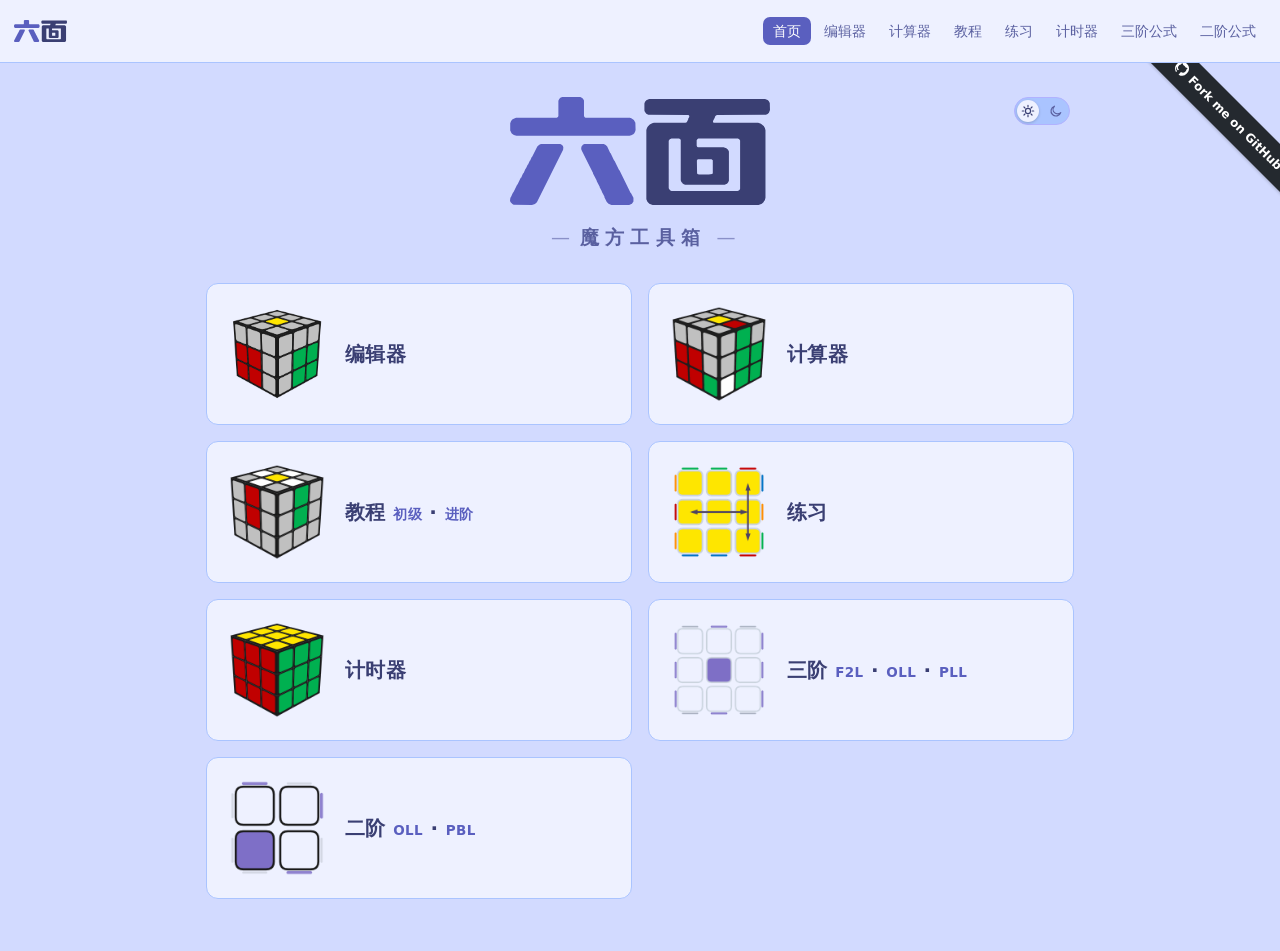
<file: index.html>
<!DOCTYPE html>
<html lang="zh-CN">
<head>
<meta charset="utf-8">
<meta name="viewport" content="width=device-width, initial-scale=1">
<title>六面魔方工具箱</title>
<link rel="icon" type="image/x-icon" href="cube-64x64.ico">
<link rel="stylesheet" href="theme.css">
<link rel="stylesheet" href="nav.css">
<style>
  /* 默认浅色；点右上角切夜晚。不跟随系统。
     配色（两套主题的所有颜色变量）都在 theme.css 里，这里只管版式。 */
  *{box-sizing:border-box}
  body{margin:0;background:var(--bg);color:var(--text);
       font:14px/1.5 system-ui,-apple-system,"Segoe UI","PingFang SC","Microsoft YaHei",sans-serif}
  header{position:relative;max-width:900px;margin:0 auto;padding:34px 20px 4px;text-align:center}
  /* 站名：上面是站标（矢量字标，「六」主色 /「面」正文色 —— 和导航条同一份图，
     由 nav.js 填进 [data-logo]），下面一行「— 魔方工具箱 —」。两行居中。
     破折号用 ::before/::after 画：写进 HTML 的话，读屏和测试都会把它当成站名的一部分。
     拉开字距会在最后一个字后面也多留一份，所以给 .sub 配一条负的 margin-right
     把那份补回来（不然整行看着往左偏）。 */
  h1{margin:0;display:flex;flex-direction:column;align-items:center;gap:22px;
     line-height:1.15;font-weight:700}
  h1 .mark{display:block;width:260px;aspect-ratio:1209/502}
  h1 .mark svg{display:block;width:100%;height:auto}
  h1 .mark .g-a{fill:var(--accent-text)}
  h1 .mark .g-b{fill:var(--text)}
  h1 .sub{display:inline-block;white-space:nowrap;font-size:19px;font-weight:600;
          letter-spacing:.34em;margin-right:-.34em;color:var(--muted)}
  h1 .sub::before,h1 .sub::after{content:'—';margin:0 .5em;font-weight:400;
                                 letter-spacing:0;color:var(--muted2, #999)}
  header p{margin:8px 0 0;color:var(--muted);font-size:13px}
  /* 只管位置 —— 开关本身的样式（尺寸/底色/滑块）在 nav.css 里，七页共用 */
  .themebtn{position:absolute;right:20px;top:34px}

  /* GitHub 纸带：经典的黑白配色 + octocat，45° 斜贴在右上角。
     位置放在导航条【下面】——不再压住导航栏。
     它会和右上角的昼夜按钮抢地方，屏幕不够宽就整条收起来（见媒体查询）。 */
  .ghribbon{position:absolute;top:var(--nav-h, 63px);right:0;width:150px;height:150px;
            overflow:hidden;pointer-events:none;z-index:30}
  .ghribbon a{position:absolute;top:36px;right:-48px;width:200px;padding:8px 0;
              display:block;transform:rotate(45deg);pointer-events:auto;
              background:#24292f;color:#fff;text-align:center;text-decoration:none;
              font-size:12px;font-weight:600;white-space:nowrap;
              box-shadow:0 1px 3px #0003;transition:background .12s, box-shadow .16s}
  /* 悬浮时抬起来一点：底色更深 + 阴影更实 */
  .ghribbon a:hover{background:#000;box-shadow:0 6px 18px #0006}
  .ghribbon svg{width:14px;height:14px;fill:currentColor;vertical-align:-2px;margin-right:6px}
  /* 夜里翻成白底黑字 —— 两边都是 GitHub 的黑白 */
  html[data-theme="dark"] .ghribbon a{background:#f0f6fc;color:#24292f}
  /* 深色底上黑色阴影根本看不见，所以夜里改用「白色光晕 + 一层暗影」来表示抬起 */
  html[data-theme="dark"] .ghribbon a:hover{background:#fff;
    box-shadow:0 6px 18px #00000080, 0 0 16px #ffffff5c}

  main{max-width:900px;margin:0 auto;padding:6px 16px 52px}
  .cards{display:grid;grid-template-columns:repeat(2,1fr);gap:16px;margin-top:24px}
  /* 卡片只留标题和缩略图，不再有说明文字 */
  .card{display:flex;align-items:center;gap:16px;text-decoration:none;color:inherit;
        background:var(--card);border:1px solid var(--line);border-radius:12px;
        padding:18px;min-height:140px;position:relative;
        transition:border-color .14s, transform .14s}
  .card:hover,.card:focus-within{border-color:var(--line-strong);transform:translateY(-2px)}
  /* 教程卡片整张可点：一个铺满卡片的透明链接（里面 初级 / 进阶 两个链接压在它上面） */
  .card .stretch{position:absolute;inset:0;border-radius:inherit}
  .card .thumb{flex:none;width:104px;height:104px;display:flex;align-items:center;justify-content:center}
  .card .thumb img{max-width:100%;max-height:100%;border-radius:8px}
  /* 没有说明文字了，标题放大一些，卡片才不会显得空 */
  .card h2{margin:0;font-size:20px;font-weight:600;letter-spacing:.02em;line-height:1.2}
  .card h2 .n{color:var(--accent-text);font-weight:600;font-size:13px;margin-left:8px;
              vertical-align:2px;letter-spacing:0}
  .card p{margin:0;color:var(--muted);font-size:12.5px;line-height:1.6}
  /* 教程卡片不整张跳一个页面：标题右边给「初级 / 进阶」两个入口。
     它们要压在铺满卡片那个透明链接上面，否则点不到。 */
  .card h2 a{position:relative;z-index:1;color:var(--accent-text);font-size:13.5px;
             font-weight:600;text-decoration:none;border-bottom:1px solid transparent}
  .card h2 a:hover{border-bottom-color:var(--accent-text)}

  @media (max-width:720px){
    .cards{grid-template-columns:1fr}
    h1{gap:16px}
    h1 .mark{width:200px}
    h1 .sub{font-size:16px}
  }
  /* 纸带最左探到距视口右边 90px；右上角的昼夜按钮在窄屏会缩到 54px 处，
     两者会撞上 —— 屏宽不够（约 <980px）就干脆不显示纸带。 */
  @media (max-width:980px){ .ghribbon{display:none} }
  @media print{ .themebtn, .ghribbon{display:none} }
</style>
<script>/* 主题必须在首次绘制前定好，否则会先用浅色画一遍再翻深色（闪一下） */
try{if(localStorage.getItem('cube-theme')==='dark')document.documentElement.dataset.theme='dark'}catch(e){}</script>
</head>
<body>


<script src="nav.js"></script>
<header>
  <h1>
    <span class="mark" data-logo role="img" aria-label="六面"></span>
    <span class="sub">魔方工具箱</span>
  </h1>
  <button class="themebtn" id="themebtn" type="button" title="切到夜晚"></button>
</header>

<div class="ghribbon"><a href="https://github.com/Louhc/sixfold" target="_blank"
   rel="noopener" title="Fork me on GitHub"><svg viewBox="0 0 16 16" aria-hidden="true"><path d="M8 0C3.58 0 0 3.58 0 8c0 3.54 2.29 6.53 5.47 7.59.4.07.55-.17.55-.38 0-.19-.01-.82-.01-1.49-2.01.37-2.53-.49-2.69-.94-.09-.23-.48-.94-.82-1.13-.28-.15-.68-.52-.01-.53.63-.01 1.08.58 1.23.82.72 1.21 1.87.87 2.33.66.07-.52.28-.87.51-1.07-1.78-.2-3.64-.89-3.64-3.95 0-.87.31-1.59.82-2.15-.08-.2-.36-1.02.08-2.12 0 0 .67-.21 2.2.82.64-.18 1.32-.27 2-.27.68 0 1.36.09 2 .27 1.53-1.04 2.2-.82 2.2-.82.44 1.1.16 1.92.08 2.12.51.56.82 1.27.82 2.15 0 3.07-1.87 3.75-3.65 3.95.29.25.54.73.54 1.48 0 1.07-.01 1.93-.01 2.2 0 .21.15.46.55.38A8.01 8.01 0 0 0 16 8c0-4.42-3.58-8-8-8z"/></svg>Fork me on GitHub</a></div>

<main>
  <div class="cards">
    <a class="card" href="editor.html">
      <span class="thumb"><img src="preview.png" alt="配色编辑器预览"></span>
      <span>
        <h2>编辑器</h2>
      </span>
    </a>
    <a class="card" href="calc.html">
      <span class="thumb"><img src="f2l/f2l-05a-256x258.png" alt="魔方计算器"></span>
      <span>
        <h2>计算器</h2>
      </span>
    </a>
    <div class="card">
      <!-- 整张卡片可点：铺一个透明链接盖满卡片，href 由 nav.js 按「上次看的那一篇」
           填成初级或进阶（和导航条上那个「教程」入口同一条规则）。
           标题右边那两个字仍是各自的链接，盖在铺满的链接上面。 -->
      <a class="stretch" href="tutorial-basic.html" data-last="tutorial-basic.html"
         aria-label="教程"></a>
      <span class="thumb"><img src="tutorial/cross-256x258.png" alt="三阶魔方教程"></span>
      <span>
        <h2>教程 <a href="tutorial-basic.html">初级</a> · <a href="tutorial-advanced.html">进阶</a></h2>
      </span>
    </div>
    <a class="card" href="practice.html">
      <span class="thumb"><img src="pll/pll-T-256x256.png" alt="魔方练习"></span>
      <span>
        <h2>练习</h2>
      </span>
    </a>
    <a class="card" href="timer.html">
      <span class="thumb"><img src="tutorial/complete-256x258.png" alt="魔方计时器"></span>
      <span>
        <h2>计时器</h2>
      </span>
    </a>
    <!-- 三阶那三套公式（F2L / OLL / PLL）也是分页 + 一个入口 ——
         整张卡片通往「三阶公式」（跟着上次看的那一页），标题右边三个入口各跳一页 -->
    <div class="card">
      <a class="stretch" href="f2l.html" data-last="f2l.html"
         aria-label="三阶公式（F2L / OLL / PLL）"></a>
      <span class="thumb"><img src="oll/oll-01-day-256x256.png" alt="三阶公式"
        id="ollthumb"></span>
      <span>
        <h2>三阶 <a href="f2l.html">F2L</a> · <a href="oll.html">OLL</a> ·
          <a href="pll.html">PLL</a></h2>
      </span>
    </div>
    <!-- 二阶那两套公式分两页（左边那条目录互相切），导航 / 卡片合成一个入口 ——
         和「教程」那张同一个做法：整张卡片可点，标题右边两个字各是一个入口 -->
    <div class="card">
      <a class="stretch" href="oll2.html" data-last="oll2.html"
         aria-label="二阶公式（OLL / PBL）"></a>
      <span class="thumb"><img src="2x2oll/sune_day-256x256.png" alt="二阶公式"
        id="x2thumb"></span>
      <span>
        <h2>二阶 <a href="oll2.html">OLL</a> · <a href="pbl2.html">PBL</a></h2>
      </span>
    </div>
  </div>
</main>

<script>
(function () {
  'use strict';
  var root = document.documentElement, btn = document.getElementById('themebtn');
  function applyTheme(t) {
    root.dataset.theme = t;
    btn.title = t === 'dark' ? '切到白天' : '切到夜晚';
    // 首页那张 OLL 卡片也是 OLL 图，跟着主题换紫/黄顶（别的地方是 SVG/单版图）。
    // 二阶 PBL 那张是线稿图（白天深线、夜晚浅线），也得跟着换，不然夜底上看不见。
    var ot = document.getElementById('ollthumb');
    if (ot) ot.src = 'oll/oll-01-' + (t === 'dark' ? 'night' : 'day') + '-256x256.png';
    // 二阶那张也是线稿（白天深线、夜晚浅线），跟着一起换
    var o2 = document.getElementById('x2thumb');
    if (o2) o2.src = '2x2oll/sune_' + (t === 'dark' ? 'night' : 'day') + '-256x256.png';
    try { localStorage.setItem('cube-theme', t); } catch (e) {}
  }
  var saved = null;
  try { saved = localStorage.getItem('cube-theme'); } catch (e) {}
  applyTheme(saved === 'dark' ? 'dark' : 'light');
  btn.addEventListener('click', function () {
    applyTheme(root.dataset.theme === 'dark' ? 'light' : 'dark');
  });
})();
</script>
</body>
</html>
</file>
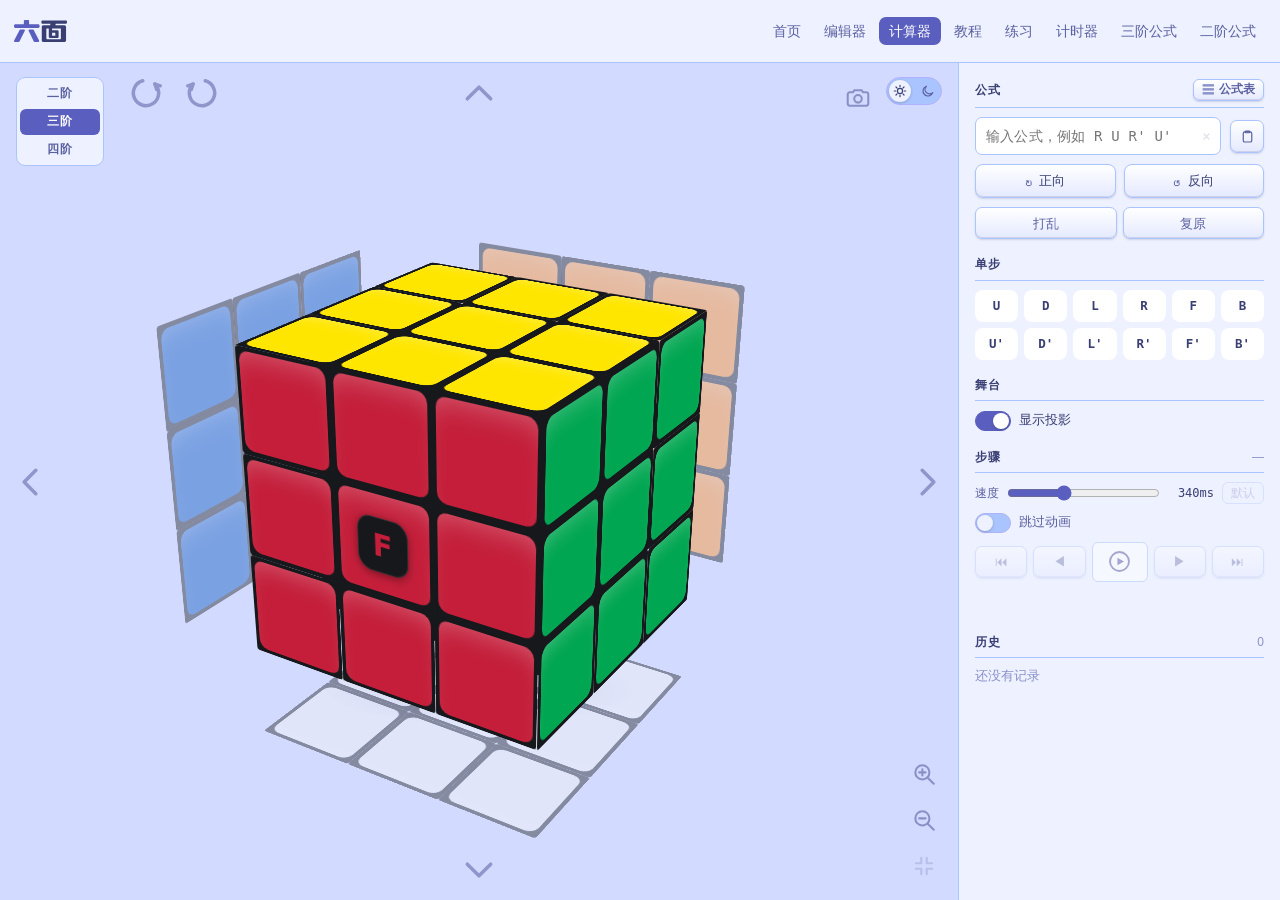
<file: calc.html>
<!DOCTYPE html>
<html lang="zh-CN">
<head>
<meta charset="utf-8">
<meta name="viewport" content="width=device-width, initial-scale=1">
<title>六面 · 魔方计算器</title>
<link rel="icon" type="image/x-icon" href="cube-64x64.ico">
<link rel="stylesheet" href="theme.css">
<link rel="stylesheet" href="nav.css">
<style>
  /* 两套主题的所有颜色变量都在 theme.css 里，这里只管版式。 */
  *{box-sizing:border-box}
  html,body{height:100%;margin:0}
  body{
    background:var(--bg);color:var(--text);overflow:hidden;
    font:14px/1.55 -apple-system,BlinkMacSystemFont,"Segoe UI","PingFang SC","Microsoft YaHei",sans-serif;
    -webkit-font-smoothing:antialiased;
  }
  .app{display:flex;height:calc(100% - var(--nav-h))}

  /* ---------- 画布：立体魔方 ---------- */
  .stage{flex:1;min-width:0;position:relative;display:flex;align-items:center;justify-content:center;
         background:var(--stage);perspective:1400px;perspective-origin:50% 48%;
         cursor:grab;user-select:none;touch-action:none;overflow:hidden}
  .stage.drag{cursor:grabbing}
  /* 只管位置 —— 开关本身的样式（尺寸/底色/滑块）在 nav.css 里，七页共用 */
  .themebtn{position:absolute;right:16px;top:14px;z-index:5}

  /* 三阶 / 二阶：和编辑器那个模式栏一模一样的做法（连尺寸都对齐）——
     一块面板底 + 竖着两三个按钮，选中的底由会滑过去的 .mpill 给，
     按钮自己只负责字色（晚一步变色，不然新选中的那个会先压在白底上闪一下）。
     摆在左上角，原来是「整体滚 z / z'」的位置，那两个键因此往右让开。 */
  .modebar{position:absolute;left:16px;top:14px;z-index:5;display:flex;flex-direction:column;
           gap:2px;min-width:88px;
           background:var(--panel);border:1px solid var(--line);border-radius:9px;padding:3px}
  .mpill{position:absolute;left:0;top:0;border-radius:6px;background:var(--accent);
         transition:transform .18s ease,width .18s ease,height .18s ease;pointer-events:none}
  .modebar button{position:relative;z-index:1;background:none;border:none;color:var(--muted);
                  text-align:center;
                  font:inherit;font-size:11.5px;font-weight:600;letter-spacing:.09em;
                  padding:4px 13px;border-radius:6px;cursor:pointer;
                  transition:color .18s ease .18s}
  .modebar button:not(.on){transition-delay:0s}
  .modebar button:hover{color:var(--text)}
  .modebar button.on{color:var(--on-accent, #fff)}
  @media (prefers-reduced-motion: reduce){ .mpill{transition:none} }


  /* 四周的整体旋转按钮：不参与 3D，所以不会跟着魔方一起转。
     做成「无边框的大按键」—— 只有一条折线（へ / く）或一段圆弧，
     整块 56px 都是命中区；平时淡，指上去染色并放大，按下去缩一点。
     注意抬升/缩放用的是 scale（不是 transform）：这几个按钮靠 transform 定位。 */
  .orbit{position:absolute;inset:0;pointer-events:none;z-index:4}
  .orbit button{position:absolute;pointer-events:auto;width:56px;height:56px;padding:0;
    margin:0;border:0;background:none;box-shadow:none;border-radius:14px;
    display:grid;place-items:center;cursor:pointer;
    color:var(--muted);opacity:.55;
    transition:opacity .14s ease,color .14s ease,scale .12s ease,background .14s ease}
  /* fill / stroke 都是可继承的 SVG 属性，写在这里，标记里就只剩形状 */
  .orbit button svg{width:40px;height:40px;display:block;
    fill:none;stroke:currentColor;stroke-width:2.1;
    stroke-linecap:round;stroke-linejoin:round}
  .orbit button:hover:not(:disabled){opacity:1;color:var(--accent-text);scale:1.12}
  .orbit button:active:not(:disabled){scale:.96}
  .orbit button:focus-visible{opacity:1;color:var(--accent-text);outline:2px solid var(--accent-text);
                              outline-offset:-6px}
  .orbit button:disabled{opacity:.25;cursor:default}
  .orbit .n{left:50%;top:2px;transform:translateX(-50%)}
  .orbit .s{left:50%;bottom:2px;transform:translateX(-50%)}
  .orbit .w{left:2px;top:50%;transform:translateY(-50%)}
  .orbit .e{right:2px;top:50%;transform:translateY(-50%)}
  /* 滚动那两个键往右让开，给左上角的「三阶 / 二阶」模式栏腾地方 */
  .orbit .z1{left:118px;top:2px}
  .orbit .z2{left:174px;top:2px}
  /* 右下角的放大缩小：和四周的折角按钮同一套（无边框、平时淡、指上去染色放大） */
  .zoom{position:absolute;right:14px;bottom:14px;display:grid;gap:6px;z-index:4}
  /* 拍照键：和缩放那三个同一套外观。摆在主题开关左边（和公式页的打印键同一个位置，
     右上角并排）—— 左上角那个 56px 的「整体逆时针滚 z'」压不得，正下方又太靠右中，
     舞台一矮就会碰到右边那个折角。 */
  .snap{position:absolute;right:80px;top:14px;z-index:4}
  .zoom button, .snap{width:40px;height:40px;padding:0;margin:0;border:0;background:none;
               box-shadow:none;border-radius:12px;cursor:pointer;
               display:grid;place-items:center;color:var(--muted);opacity:.6;
               transition:opacity .14s ease,color .14s ease,scale .12s ease}
  .zoom button svg, .snap svg{width:26px;height:26px;display:block;fill:none;stroke:currentColor;
                   stroke-width:1.9;stroke-linecap:round;stroke-linejoin:round}
  .zoom button:hover:not(:disabled), .snap:hover:not(:disabled){opacity:1;color:var(--accent-text);scale:1.1}
  .zoom button:active:not(:disabled), .snap:active:not(:disabled){scale:.94}
  .zoom button:focus-visible, .snap:focus-visible{opacity:1;color:var(--accent-text);
                             outline:2px solid var(--accent-text);outline-offset:-6px}
  .zoom button:disabled, .snap:disabled{opacity:.22;cursor:default}

  /* 魔方底下的落地阴影：不给它一块「地」，立体魔方看着就是飘着的。
     不能挂在 .cube 上：那是个 preserve-3d 的容器，给它加 filter/box-shadow 会把它
     压成 flat（3D 立刻塌掉），而且阴影也不该跟着魔方一起转。
     所以是舞台上另放一块不参与 3D 的椭圆：位置和尺寸都按 --cs 算（和魔方同步缩放），
     颜色取 --btn-drop（两套主题各自的「落地投影」色），边缘化开得很大 = 非常柔和。 */
  .shadow{position:absolute;left:50%;top:50%;pointer-events:none;
          width:calc(var(--cs) * 3.7);height:calc(var(--cs) * 0.82);
          margin:calc(var(--cs) * 1.5) 0 0 calc(var(--cs) * -1.85);
          border-radius:50%;
          background:radial-gradient(closest-side, var(--btn-drop), transparent 78%)}
  /* 二阶（.stage.m2）：--cs 是「一个角块」的边长，八个角块中心在 ±0.5 格上 ——
     整块魔方只有三阶的 2/3 大，所以 fit() 把格子放大 1.5 倍补回来。
     阴影和 F 标牌是照 3×3 的比例写死的，这里按 1/1.5 缩一档
     （缩完的魔方和三阶一样大，地上那块椭圆才不会被撑得比魔方还宽）。 */
  .stage.m2 .shadow{width:calc(var(--cs) * 2.47);height:calc(var(--cs) * .55);
                    margin:calc(var(--cs) * 1) 0 0 calc(var(--cs) * -1.235)}
  .stage.m2 .fmark{width:calc(var(--cs) * .347);height:calc(var(--cs) * .347);
                   margin:calc(var(--cs) * -.173) 0 0 calc(var(--cs) * -.173);
                   border-radius:calc(var(--cs) * .093);
                   font:700 calc(var(--cs) * .2)/1 system-ui,-apple-system,sans-serif;
                   transform:translate3d(0, 0, calc(var(--cs) * 1.02))}
  /* 四阶：格子是 3×3 的 3/4（四层撑出同样大的魔方），阴影和 F 标牌按 4/3 放大 */
  .stage.m4 .shadow{width:calc(var(--cs) * 4.93);height:calc(var(--cs) * 1.09);
                    margin:calc(var(--cs) * 2) 0 0 calc(var(--cs) * -2.47)}
  .stage.m4 .fmark{width:calc(var(--cs) * .693);height:calc(var(--cs) * .693);
                   margin:calc(var(--cs) * -.347) 0 0 calc(var(--cs) * -.347);
                   border-radius:calc(var(--cs) * .187);
                   font:700 calc(var(--cs) * .4)/1 system-ui,-apple-system,sans-serif;
                   transform:translate3d(0, 0, calc(var(--cs) * 2.03))}
  .cube{position:relative;width:0;height:0;transform-style:preserve-3d}
  /* F 面标牌：贴在前面的中心方块上，跟着魔方一起转，
     所以做了 x/y/z 之后它仍然指着当前的前面。
     做成比方块略小的圆角小牌（塑料底 + 彩字）：
     底色必须和贴纸不同色 —— 因为字色就等于前面那个颜色，
     透明底的话字会淹没在同色贴纸里看不见。
     尺寸、圆角都按 --cs 算，和魔方同步缩放。 */
  .fmark{position:absolute;left:0;top:0;
         width:calc(var(--cs) * 0.52);height:calc(var(--cs) * 0.52);
         margin:calc(var(--cs) * -0.26) 0 0 calc(var(--cs) * -0.26);
         border-radius:calc(var(--cs) * 0.14);display:grid;place-items:center;
         font:700 calc(var(--cs) * 0.3)/1 system-ui,-apple-system,sans-serif;
         background:var(--cubie);
         box-shadow:0 2px 10px #0006,inset 0 0 0 1px #ffffff18;
         transform:translate3d(0, 0, calc(var(--cs) * 1.52))}
  .layer{position:absolute;left:0;top:0;width:0;height:0;transform-style:preserve-3d}
  .cubie{position:absolute;left:0;top:0;width:var(--cs);height:var(--cs);
         margin:calc(var(--cs) / -2) 0 0 calc(var(--cs) / -2);transform-style:preserve-3d}
  /* 每个面先是「方块的塑料本体」：实心、近乎方角。
     圆角要小 —— 圆角一大，六个面在方块的角上就拼不严，会露出小孔，
     透过去看到背景，整块魔方就显得是镂空的。 */
  .cubie i{position:absolute;width:var(--cs);height:var(--cs);
           border-radius:calc(var(--cs) * 0.035);background:var(--cubie);
           backface-visibility:hidden}
  /* 贴纸叠在本体之上：往里收一点，留出黑色塑料的缝 */
  .cubie i.on::after{
    content:'';position:absolute;inset:calc(var(--cs) * 0.042);
    border-radius:calc(var(--cs) * 0.095);background:var(--c);
    box-shadow:inset 0 calc(var(--cs) * 0.16) calc(var(--cs) * 0.28) calc(var(--cs) * -0.17) #fff5;
  }
  /* 注意符号：CSS 的 y 轴朝下，所以"朝上"的面要用 rotateX(+90deg)。
     写反的话贴纸会被推进方块内部，从外面看整面是黑的。 */
  .cubie i.px{transform:rotateY(90deg)  translateZ(var(--half))}
  .cubie i.nx{transform:rotateY(-90deg) translateZ(var(--half))}
  .cubie i.py{transform:rotateX(90deg)  translateZ(var(--half))}
  .cubie i.ny{transform:rotateX(-90deg) translateZ(var(--half))}
  .cubie i.pz{transform:translateZ(var(--half))}
  .cubie i.nz{transform:rotateY(180deg) translateZ(var(--half))}
  /* 正面看不到的那三面（左 nx / 下 ny / 后 nz）各投一层半透明的「图例」：
     面本身再往外推一段，整块压到半透明 —— 背面、底面的颜色也看得见，
     又不挡住正面的魔方。
     --half 在方块上本来是「面离方块中心多远」（半个方块），投影面把它改大：
     1.4 = 推到离中心 1.4 个方块处，比原位多出 0.9 个方块的空隙。
     方块 i.on 的圆角和贴纸高光都还在，所以和正面那三面是同一套质感。 */
  /* backface-visibility 必须显式改回 visible：方块本体那六面是 hidden（免得
     近处的面透出背后的贴纸），而投影面本来就背对镜头 —— 不改的话整层投影
     会被浏览器直接剔掉，什么都看不到。 */
  /* 投影面的"看得见"只用透明度表达，不用 display:none —— 元素一直挂在场上，
     透明度才有过渡（display 的切换是没法补间的）。 */
  .cubie i.ghost{--half:calc(var(--cs) * 1.4);opacity:0;pointer-events:none;
                 backface-visibility:visible;transition:opacity .16s ease}
  /* 哪三面背对镜头由【视角】决定（见 syncGhosts）：转动视角时会换成别的面，
     所以每个面都带一份投影，这里按 .g-<面> 打开。 */
  .g-px .cubie i.ghost.px,.g-nx .cubie i.ghost.nx,.g-py .cubie i.ghost.py,
  .g-ny .cubie i.ghost.ny,.g-pz .cubie i.ghost.pz,.g-nz .cubie i.ghost.nz{opacity:.42}
  /* 转动：投影跟着那一层一起转，于是"转到正面"的那面慢慢淡掉、"转到背面"的那面
     慢慢浮现 —— 淡的时长和缓动跟这次转动一样（--gm-dur 由 JS 按这一步填）。
     一直背对的（本来就 .42）、一直朝着镜头的（本来就 0）不用管，保持原样。
     fo- = 转出来（fade out），fi- = 转过去（fade in）。 */
  .layer .cubie i.ghost{transition-duration:var(--gm-dur, 340ms);
                        transition-timing-function:cubic-bezier(.34,.86,.32,1)}
  .layer.fo-px .cubie i.ghost.px,.layer.fo-nx .cubie i.ghost.nx,
  .layer.fo-py .cubie i.ghost.py,.layer.fo-ny .cubie i.ghost.ny,
  .layer.fo-pz .cubie i.ghost.pz,.layer.fo-nz .cubie i.ghost.nz{opacity:0}
  .layer.fi-px .cubie i.ghost.px,.layer.fi-nx .cubie i.ghost.nx,
  .layer.fi-py .cubie i.ghost.py,.layer.fi-ny .cubie i.ghost.ny,
  .layer.fi-pz .cubie i.ghost.pz,.layer.fi-nz .cubie i.ghost.nz{opacity:.42}

  /* ---------- 右侧操作面板（与编辑器同一套样式） ---------- */
  .panel{width:322px;flex:none;background:var(--panel);border-left:1px solid var(--line);
         overflow-y:auto;padding:16px 16px 40px}
  .panel::-webkit-scrollbar{width:10px}
  .panel::-webkit-scrollbar-thumb{background:var(--scroll);border-radius:6px;border:2px solid var(--panel)}
  .sec{margin-bottom:16px}
  /* 小标题是这一列的骨架：正文色 + 加粗 + 底下压一条细线。
     以前标题、说明、计数全是同一档灰，一列看下来分不出哪儿是「段」。 */
  .sec > h2{margin:0 0 9px;padding-bottom:6px;font-size:12px;letter-spacing:.1em;
            text-transform:uppercase;color:var(--text);font-weight:700;
            border-bottom:1px solid var(--line);
            display:flex;align-items:center;justify-content:space-between;gap:8px}
  .sec > h2 .pos{font-variant-numeric:tabular-nums;letter-spacing:0;text-transform:none;
                 font-weight:400;font-size:12px;color:var(--muted2)}

  /* ---------- 按钮的「质感」----------
     所有按钮共用同一层厚度：底是上亮下暗的浅渐变、顶边一道高光、底边一道暗边、
     外面一层短投影 —— 看着像从面板上凸起来；指上去再抬 1px、投影变长；
     按下去高光换成内阴影，整个人陷进去。颜色全部来自 theme.css 的 --btn-*，
     以后换主题色不用动这里。
     抬升用的是 translate 而不是 transform —— 环绕舞台的那几个折角按钮靠 transform
     定位（translateX(-50%) 之类），用 transform 会被这里覆盖、按钮会跑位。
     舞台四周那几个折角按钮是无边框的，不在这份配方里（见上面的 .orbit）。
     例外还有几个，都是为了拉开层次：中间那个主按钮（.ctrl .play，实心深色、更重）、
     步骤小片（.moves span，二十来个，做成平的）、单步键盘（.mv button，一块键盘，
     不是按钮堆）和速度行末尾那个「默认」（次要动作，做 ghost）。 */
  .run button, .ctrl button, .openpick, .tabs button, .phandle, .paste{
    background:linear-gradient(180deg, var(--btn-bg) 0%, var(--btn-bg2) 100%);
    border:1px solid var(--line);
    box-shadow:inset 0 1px 0 var(--btn-hi), inset 0 -1px 0 var(--btn-shade),
               0 1px 2px var(--btn-drop);
    transition:border-color .14s ease, color .14s ease, background .14s ease,
               box-shadow .14s ease, translate .1s ease;
  }
  .run button:hover:not(:disabled), .ctrl button:hover:not(:disabled),
  .openpick:hover:not(:disabled), .tabs button:hover:not(:disabled),
  .phandle:hover, .paste:hover:not(:disabled){
    translate:0 -1px;
    box-shadow:inset 0 1px 0 var(--btn-hi), inset 0 -1px 0 var(--btn-shade),
               0 3px 8px var(--btn-drop);
  }
  .run button:active:not(:disabled), .ctrl button:active:not(:disabled),
  .openpick:active:not(:disabled), .tabs button:active:not(:disabled),
  .phandle:active, .paste:active:not(:disabled){
    translate:0 1px;
    box-shadow:inset 0 2px 5px var(--btn-shade);
  }
  /* 播放速度 + 跳过动画：都归「步骤」这一节，因为它们只管怎么播 */
  .spd{display:flex;align-items:center;gap:8px;margin:2px 0 8px}
  .spd label{flex:none;font-size:12px;color:var(--muted)}
  .spd input[type=range]{flex:1;min-width:0;height:18px;margin:0;accent-color:var(--accent)}
  /* 速度读数是「数据」，提到正文色 —— 一行里就它要看清 */
  .spd .val{flex:none;width:46px;text-align:right;color:var(--text);
            font:12px/1 ui-monospace,Menlo,monospace;font-variant-numeric:tabular-nums}
  /* 速度行末尾的「默认」：ghost 小键（不进那套立体配方）——
     它是「恢复默认」这种次要动作，不该和「正向 / 反向」一样重 */
  .spd .mini{flex:none;height:22px;padding:0 8px;border-radius:6px;cursor:pointer;
             background:none;border:1px solid var(--line);color:var(--muted2);
             font:inherit;font-size:11.5px;
             transition:border-color .12s ease, color .12s ease, background .12s ease}
  .spd .mini:hover:not(:disabled){border-color:var(--line-strong);color:var(--text);
                                  background:var(--field-hover)}
  .spd .mini:disabled{opacity:.35;cursor:default}
  /* 开关（显示颜色 / 跳过动画 / 明暗…）：一条轨道 + 一个滑块，和主题开关同一套语言。
     真勾选框藏起来（视觉由 .on 决定），但保留键盘可达性：Tab 能走到，:focus-within 给焦点圈。 */
  .tg{position:relative;display:flex;width:100%;box-sizing:border-box;margin-bottom:8px;align-items:center;padding:1px 0 1px 44px;
      cursor:pointer;color:var(--muted);font-size:12.5px;user-select:none;
      transition:color .12s ease}
  .tg input{position:absolute;width:1px;height:1px;margin:0;opacity:0;pointer-events:none}
  .tg::before{content:'';position:absolute;left:0;top:50%;width:36px;height:20px;margin-top:-10px;
              box-sizing:border-box;border-radius:10px;background:var(--line);
              border:1px solid var(--line-strong);
              transition:background .15s ease,border-color .15s ease}
  .tg::after{content:'';position:absolute;left:2px;top:50%;width:16px;height:16px;margin-top:-8px;
             border-radius:50%;background:var(--panel);box-shadow:0 1px 3px #00000033;
             transition:transform .18s cubic-bezier(.34,.86,.32,1),background .15s ease}
  .tg:hover,.tg.on{color:var(--text)}
  .tg.on::before{background:var(--accent);border-color:var(--accent)}
  .tg.on::after{transform:translateX(16px);background:var(--on-accent, #fff)}
  .tg:focus-within::before{outline:2px solid var(--accent-text);outline-offset:2px}

  /* 单步键盘：6 列 × 2 行 —— 上面一排顺时针，下面一排逆时针。
     十二个键排在一起，最怕变成「十二个立体按钮」：所以这里没有描边、没有投影、
     没有渐变，只有比面板亮一档的底 —— 看着是一块键盘（Move Control Panel），
     指上去才浮出描边和主色字。字保持正文色：层次靠「没有按钮的壳」来分，
     不靠把字洗灰（洗灰的那版，键上的字母反而看不清了）。 */
  .mv{display:grid;grid-template-columns:repeat(6,minmax(0,1fr));gap:6px}
  .mv button{height:32px;padding:0;border-radius:8px;cursor:pointer;color:var(--text);
             background:var(--field);border:1px solid transparent;box-shadow:none;
             font:600 12.5px/1 ui-monospace,SFMono-Regular,Menlo,Consolas,monospace;
             transition:background .12s ease, color .12s ease, border-color .12s ease}
  .mv button:hover:not(:disabled){background:var(--field-hover);border-color:var(--line-strong);
                                  color:var(--accent-text)}
  .mv button:active:not(:disabled){background:var(--chip-hover)}
  .mv button:disabled{opacity:.35;cursor:default}

  .row{display:flex;align-items:center;gap:9px;margin-bottom:9px}
  /* 输入框包一层：小叉要贴在框内右端，所以右边多留 28px 给它在里面待着 */
  .algwrap{position:relative;flex:1;min-width:0}
  /* 公式是这一页最核心的数据，给它「编辑器」那点意思：等宽、14px、字重 500、
     一点点字距 —— 和周围的中文 UI 明显不是一条线 */
  #alg{width:100%;min-width:0;background:var(--field);border:1px solid var(--line);
       border-radius:7px;color:var(--text);padding:8px 28px 8px 10px;
       font:500 14px/1.45 ui-monospace,SFMono-Regular,Menlo,Consolas,monospace;
       letter-spacing:.2px}
  #alg:focus{outline:none;border-color:var(--accent-text)}
  /* 清空：框内右端的小叉。没内容时置灰（和缩放/速度那些「没得可做就灰」一致） */
  .clr{position:absolute;right:5px;top:50%;transform:translateY(-50%);
       width:20px;height:20px;padding:0;margin:0;border:0;background:none;border-radius:5px;
       cursor:pointer;color:var(--muted);opacity:.55;display:grid;place-items:center;
       transition:opacity .12s,color .12s,background .12s}
  .clr svg{width:11px;height:11px;display:block;fill:none;stroke:currentColor;
           stroke-width:2.6;stroke-linecap:round}
  .clr:hover:not(:disabled){opacity:1;color:var(--accent-text);background:var(--chip-hover)}
  .clr:disabled{opacity:.2;cursor:default}
  /* 输入框右边的粘贴键：和输入框一样高，无字图标 */
  .paste{flex:none;width:34px;height:33px;padding:0;border-radius:7px;cursor:pointer;
         color:var(--muted);display:grid;place-items:center}
  .paste svg{width:15px;height:15px;display:block;fill:none;stroke:currentColor;
             stroke-width:1.9;stroke-linecap:round;stroke-linejoin:round}
  .paste:hover:not(:disabled){color:var(--accent-text);border-color:var(--accent-text)}
  /* 读不到剪贴板时的提示：别用报错的红色 */
  .err.hint{color:var(--muted2)}
  #alg.bad{border-color:#c0392b}

  .ctrl{display:flex;align-items:center;gap:6px;margin-bottom:9px}
  /* 正向 / 反向是一对等宽按钮：外形一致，只有图标和文字不同。
     方向本身就是动作 —— 按哪个就按哪个方向执行，不需要先切开关。 */
  .run{display:flex;gap:8px;margin-bottom:9px}
  .run button{flex:1;min-width:0;height:34px;border-radius:8px;cursor:pointer;
              display:flex;align-items:center;justify-content:center;gap:6px;
              font:inherit;font-size:12.5px;letter-spacing:.02em;
              color:var(--text)}
  .run button i{font-style:normal;font-size:15px;line-height:1;color:var(--muted);
                transition:color .12s,transform .12s}
  .run button:hover:not(:disabled){border-color:var(--accent-text);color:var(--accent-text);
                                   background:var(--field-hover)}
  .run button:hover:not(:disabled) i{color:var(--accent-text)}
  .run button#fwd:hover:not(:disabled) i{transform:rotate(45deg)}
  .run button#rev:hover:not(:disabled) i{transform:rotate(-45deg)}
  .run button:disabled{opacity:.4;cursor:default}

  /* 历史记录：整条都能点（回到这一步结束的局面），所以指上去得有反馈 ——
     底色浮一档、字提亮；当前停的那一条左侧压一条主色指示条，一眼分得开 */
  .hist{display:flex;flex-direction:column;gap:5px}
  .hist .e{position:relative;display:flex;align-items:baseline;gap:7px;background:var(--field);
           border:1px solid var(--line);border-radius:7px;padding:6px 8px;
           font:12px/1.45 ui-monospace,Menlo,Consolas,monospace;color:var(--muted);
           word-break:break-all;cursor:pointer;
           transition:background .12s ease, border-color .12s ease, color .12s ease}
  .hist .e:hover{background:var(--field-hover);border-color:var(--line-strong);color:var(--text)}
  .hist .e b{flex:none;font-weight:600;color:var(--muted2);
             font-variant-numeric:tabular-nums}
  .hist .e.sc{color:#a3711f}
  .hist .e.rt{color:#2b6f8f}
  /* 单步是「小动作」，一串点下来会有一堆 —— 压淡一点，别把整条历史淹了 */
  .hist .e.mv{opacity:.85}
  /* 回溯到旧记录之后，后面那几条会变淡 —— 再做动作它们就被丢掉了 */
  .hist .e.after{opacity:.45}
  /* 每条右侧的复制键：无边框小图标；点了自己闪一下当反馈（这页没有 toast） */
  .hist .e > span{flex:1 1 auto;min-width:0}
  .hist .e .cp{flex:none;margin-left:6px;width:20px;height:20px;padding:0;border:0;
               background:none;border-radius:5px;cursor:pointer;color:var(--muted);
               display:grid;place-items:center;transition:color .12s,background .12s}
  .hist .e .cp svg{width:13px;height:13px;display:block;fill:none;stroke:currentColor;
                   stroke-width:1.9;stroke-linecap:round;stroke-linejoin:round}
  .hist .e .cp:hover{color:var(--accent-text);background:var(--chip-hover)}
  .hist .e .cp.copied{color:var(--on-accent, #fff);background:var(--accent)}
  /* 「反向执行」的小角标：它说的是「这一条是怎么来的」，不是「当前状态」——
     主色（黄）只留给当前 / 正在播，所以它是中性的 */
  .hist .e .tag{flex:none;background:var(--chip-hover);color:var(--text);border-radius:4px;
                padding:0 4px;font-size:11px;line-height:1.5}
  /* 当前这一条：底色浮一档 + 左边一条主色指示条。
     不再把整圈描成主色 —— 那和指示条说的是同一件事，说两遍反而显得重 */
  .hist .e.cur{color:var(--text);background:var(--field-hover)}
  .hist .e.cur::before{content:'';position:absolute;left:-1px;top:-1px;bottom:-1px;width:3px;
                       border-radius:7px 0 0 7px;background:var(--accent)}
  .hist .e.cur:hover{background:var(--chip-hover)}
  .hist .empty{color:var(--muted2);font-size:12.5px}
  /* 步骤键（回到开头 / 上一步 / 下一步 / 到最后）是配角：灰一档，指上去才提亮 */
  .ctrl button{flex:1;height:32px;padding:0;border-radius:7px;cursor:pointer;
               color:var(--muted);font-size:13px;line-height:1}
  .ctrl button:hover:not(:disabled){border-color:var(--line-strong);background:var(--field-hover);
                                    color:var(--text)}
  .ctrl button:disabled{opacity:.35;cursor:default}

  /* 播放键是这一列里唯一的实心主按钮：比旁边的步骤键更高更宽、圆角反而更小
     （更实、更沉）、投影更重 —— 一眼就知道主操作是它。
     颜色走 theme.css 的 --primary*（两套主题各一份），跟着主题一起淡过去。

     样子必须在「普通 / 悬停 / 按下」三态里写全：旁边那套
     .ctrl button:hover:not(:disabled) 比 .ctrl .play 更具体，漏写一条，
     悬停时就会被它改成浅底 + 正文色 —— 深底上配 --text，图标几乎看不见。
     test/cubesim.js 的 [11b] 那一节是真算一遍级联在盯这件事。 */
  .ctrl .play,
  .ctrl .play:hover:not(:disabled),
  .ctrl .play:active:not(:disabled){color:var(--primary-fg);border-color:var(--primary2);
              background:linear-gradient(180deg, var(--primary) 0%, var(--primary2) 100%)}
  .ctrl .play{flex:0 0 56px;height:40px;border-radius:6px;display:grid;place-items:center;
              box-shadow:inset 0 1px 0 var(--btn-hi), inset 0 -1px 0 var(--btn-shade),
                         0 2px 4px var(--primary-drop), 0 6px 16px var(--primary-drop);
              transition:border-color .14s ease, color .14s ease, background .14s ease,
                         box-shadow .14s ease, translate .1s ease, filter .14s ease}
  .ctrl .play:hover:not(:disabled){translate:0 -1px;filter:brightness(1.07);
              box-shadow:inset 0 1px 0 var(--btn-hi), inset 0 -1px 0 var(--btn-shade),
                         0 4px 9px var(--primary-drop), 0 11px 24px var(--primary-drop)}
  .ctrl .play:active:not(:disabled){translate:0 1px;filter:brightness(.96);
              box-shadow:inset 0 3px 8px var(--btn-shade)}
  /* 正在播：主色光环 + 暂停图标，两处一起说明「现在在播，点一下停」
     （悬停那条也要写上，否则它比 .playing 更具体，光环会被旁边那套投影盖掉） */
  .ctrl .play.playing,
  .ctrl .play.playing:hover:not(:disabled){box-shadow:inset 0 1px 0 var(--btn-hi),
                         0 0 0 3px var(--accent-glow),
                         0 2px 4px var(--primary-drop), 0 6px 16px var(--primary-drop)}
  /* 不能用的时候要一眼看出来：褪成和旁边一样的灰底，主按钮那两层投影和光环全摘掉 */
  .ctrl .play:disabled{color:var(--muted);border-color:var(--line);background:var(--field);
              box-shadow:none;filter:none;opacity:.5}
  .ctrl .play svg{width:25px;height:25px;display:block;fill:none;stroke:currentColor;
                  stroke-linejoin:round;stroke-linecap:round}

  /* 步骤小片：一串公式有二十来个，要是每个都做成立体按钮，
     整列的「重量」就全糊在一起了 —— 所以它们是平的（一层浅底，没有渐变、
     没有投影、不抬升）：还没走到的浅灰、走过的更淡、当前那一个才是实心主色 */
  /* 单行横滚，不换行：十一二步一换行会变成「9 个 + 2 个」两行，
     看着像「被挤下去了」而不是一行公式。一条到底、当前那个滚进视野，
     读起来才像播放器里的进度。 */
  .moves{position:relative;display:flex;flex-wrap:nowrap;gap:4px;min-height:26px;overflow-x:auto;
         overflow-y:hidden;user-select:none;
         /* 滚动条藏起来：一条 6px 的横条夹在这几行控件中间太抢眼。
           滚的办法在下面那段 JS 里（滚轮 / 按住拖 / 手机上原生横划） */
         scrollbar-width:none;-ms-overflow-style:none}
  .moves::-webkit-scrollbar{display:none;width:0;height:0}
  /* 「当前这一步」的高亮是一条会滑过去的色块（和顶部导航那条 .pill 一个思路）：
     以前是这块灭、那块亮，一下一下地闪；现在它从上一块滑到下一块。
     层次是这么排的：小片自己的底色（在流里）< 这条色块（position:absolute）<
     小片里的字（那层 <b> 抬到 z-index:2）—— 所以它滑过去的路上不会被别的小片挡住，
     也不会盖住任何一个字母。 */
  .moves .pill{position:absolute;left:0;top:0;width:0;height:0;z-index:1;
               border-radius:5px;background:var(--accent);
               box-shadow:0 1px 4px var(--accent-glow);
               opacity:0;pointer-events:none;
               transition:left .18s cubic-bezier(.32,.8,.3,1), width .18s cubic-bezier(.32,.8,.3,1),
                          top .18s cubic-bezier(.32,.8,.3,1), height .18s cubic-bezier(.32,.8,.3,1),
                          opacity .12s ease}
  .moves .pill.on{opacity:1}
  /* 换了一串公式 / 刚排版完：这一下不做过渡，直接落位（别从上一处飞过来） */
  .moves .pill.instant{transition:none}
  .moves span{flex:none;white-space:nowrap;
              font:12.5px/1 ui-monospace,Menlo,Consolas,monospace;color:var(--muted);
              background:var(--chip);border:1px solid transparent;
              border-radius:5px;padding:5px 7px;cursor:pointer;
              transition:background .12s ease, color .12s ease}
  .moves span b{position:relative;z-index:2;font-weight:inherit}
  /* 指上去：底色浮一档 + 一层很短的投影。这些片子原来是纯平的，
     光换个浅底不够说明「能点」；投影用中性的 --btn-drop ——
     主色那圈光晕只留给「当前」那一块（黄 = 当前状态，这条规矩别破） */
  .moves span:hover{background:var(--chip-hover);color:var(--text);
                    box-shadow:0 2px 6px var(--btn-drop)}
  .moves span.done{color:var(--muted);background:transparent}
  /* 走过的那些单独再来一条：`.done` 和上面那条同分（都是 .moves span + 一档），
     但排在它后面 —— 底色和字色都会被按住，hover 等于没反应。
     写得更具体一点（多一个 .done），把底色 / 字色 / 投影一起补上。 */
  .moves span.done:hover{background:var(--chip-hover);color:var(--text);
                         box-shadow:0 2px 6px var(--btn-drop)}
  .moves span.cur{background:transparent;border-color:transparent;color:var(--on-accent, #fff)}
  .moves span.cur:hover{background:transparent}

  /* 展开公式表这个键：贴在「公式」标题右边（标题行是 flex + space-between，
     它自然落到最右边），做成小胶囊 —— 它只是个开合开关，不该和下面
     「正向 / 反向」那种主操作抢版面。悬停 / 按下那两条共用配方照旧管着它。 */
  .openpick{height:22px;padding:0 8px;border-radius:6px;cursor:pointer;
            display:inline-flex;align-items:center;gap:5px;
            font:inherit;font-size:11.5px;letter-spacing:0;color:var(--muted)}
  .openpick:hover:not(:disabled){border-color:var(--accent-text);color:var(--accent-text);
                                 background:var(--field-hover)}
  .openpick i{font-style:normal;font-size:12px;line-height:1;color:var(--muted2)}
  .openpick:hover:not(:disabled) i{color:var(--accent-text)}
  .openpick.on{background:var(--accent);border-color:var(--accent);color:var(--on-accent, #fff)}
  .openpick.on i{color:var(--on-accent, #fff)}
  .openpick:disabled{opacity:.4;cursor:default}

  /* 展开栏顶部的来源切换 */
  .tabs{display:flex;gap:6px;margin-bottom:10px}
  .tabs button{flex:1;height:28px;border-radius:7px;cursor:pointer;font:inherit;font-size:12px;
               letter-spacing:.03em;color:var(--muted)}
  .tabs button:hover:not(:disabled){color:var(--text);border-color:var(--line-strong)}
  .tabs button.on{background:var(--accent);border-color:var(--accent);color:var(--on-accent, #fff)}
  .tabs button:disabled{opacity:.4;cursor:default}
  /* 二阶模式下三阶那三套（F2L/OLL/PLL）收起来，只剩「二阶 PBL」一栏 */
  .tabs button.hide{display:none}
  /* 选公式列：缓慢展开。
     不能用 display:none 切换 —— 那样没法过渡，只能"蹦"出来。
     改成外层宽度 0 -> 300px + overflow:hidden，内层宽度固定，所以内容不会被挤扁。
     收起时还要 visibility:hidden（延迟到收起动画结束）—— 否则里面那些按钮
     虽然看不见，键盘 Tab 还是会一站一站停过去。 */
  .picker{position:relative;width:0;flex:none;overflow:hidden;background:var(--panel);
          visibility:hidden;
          transition:width .3s cubic-bezier(.32,.8,.3,1), visibility 0s linear .3s}
  .picker.on{width:300px;visibility:visible;
             transition:width .3s cubic-bezier(.32,.8,.3,1), visibility 0s}
  .picker > .inner{width:300px;height:100%;overflow-y:auto;
                   padding:14px 14px 40px 20px;border-left:1px solid var(--line)}
  /* 收起：贴在这一列左边缘中部的竖把手（像抽屉的拉手）——
     比角落里的 × 顺手，也不占顶部一行。把手是 .picker 的直接子元素，
     不在 .inner 里 —— 那个是滚动容器，放进去会跟着列表滚走。 */
  .phandle{position:absolute;left:0;top:50%;transform:translateY(-50%);
           width:18px;height:60px;padding:0;border-radius:0 10px 10px 0;
           display:grid;place-items:center;cursor:pointer;color:var(--muted);z-index:1}
  .phandle svg{width:12px;height:12px;display:block;
               fill:none;stroke:currentColor;stroke-width:2.6;
               stroke-linecap:round;stroke-linejoin:round}
  /* 指上去往右「抽」出来一点，按下去再收回去 */
  .phandle:hover{color:var(--accent-text);border-color:var(--accent-text);translate:2px 0}
  .phandle:active{translate:1px 0}
  .picker > .inner::-webkit-scrollbar{width:10px}
  .picker > .inner::-webkit-scrollbar-thumb{background:var(--scroll);border-radius:6px;
                                            border:2px solid var(--panel)}
  .plist{display:flex;flex-direction:column;gap:2px}
  .plist .p{display:flex;align-items:center;gap:8px;padding:4px 5px;border-radius:6px;
            cursor:pointer;transition:.1s}
  .plist .p:hover{background:var(--field-hover)}
  /* 缩略图底下垫一层「纸」：这些 PNG 都是透明底的（OLL / PBL 还分昼夜两版）。
     垫写死的白底，夜晚那几版（浅色线稿 + 黄箭头）糊在纸上就看不清了 ——
     所以垫主题自己的 --field：白天近白、夜晚是暗灰，两套主题都看得清，
     而且切主题时它跟着一起淡过去（theme.css 里 --field 有过渡）。 */
  .plist .p img{flex:none;width:30px;height:30px;border-radius:4px;background:var(--field)}
  /* 编号列：二阶 OLL 的情况名长（antisune 有 8 个字符），这一列得留够 ——
     写死 22px 的话字会溢出去压到右边的公式上。短名字（01a / T / 21）只是多留点白。 */
  .plist .p b{flex:none;width:58px;font:600 11px/1 ui-monospace,Menlo,monospace;
              color:var(--muted2);font-variant-numeric:tabular-nums}
  .plist .p code{font:11.5px/1.4 ui-monospace,Menlo,Consolas,monospace;
                 word-break:break-all;color:var(--text)}
  .plist .none{padding:8px;color:var(--muted2);font-size:12px}

  /* 没消息的时候这一行不占高度 —— 不然「公式」和「单步」之间会白空出一行 */
  .err{margin-top:9px;color:#c0392b;font-size:12.5px}
  .err:empty{margin-top:0;min-height:0}

  @media (max-width:760px){
    .app{flex-direction:column}
    .panel{width:auto;border-left:none;border-top:1px solid var(--line);max-height:52vh}
    /* 窄屏是上下布局，这里改成高度过渡（visibility 的延迟跟着一起改） */
    .picker{width:auto;max-height:0;
            transition:max-height .3s cubic-bezier(.32,.8,.3,1), visibility 0s linear .3s}
    .picker.on{width:auto;max-height:46vh;
               transition:max-height .3s cubic-bezier(.32,.8,.3,1), visibility 0s}
    .picker > .inner{width:auto;height:auto;border-left:none;max-height:46vh;
                     border-top:1px solid var(--line);padding:24px 14px 30px}
    /* 上下布局时把手转成顶部横条：往下推 = 收起（折角也跟着转 90°） */
    .phandle{left:50%;top:0;transform:translateX(-50%);
             width:60px;height:18px;border-radius:0 0 10px 10px}
    .phandle svg{transform:rotate(90deg)}
    .stage{min-height:38vh}
  }
  @media print{ .themebtn,.panel,.orbit,.zoom,.snap{display:none} }
</style>
<script>/* 主题必须在首次绘制前定好，否则会先用浅色画一遍再翻深色（闪一下） */
try{if(localStorage.getItem('cube-theme')==='dark')document.documentElement.dataset.theme='dark'}catch(e){}</script>
</head>
<body>


<script src="nav.js"></script>
<div class="app">
  <main class="stage" id="stage">
    <button class="themebtn" id="themebtn" type="button" title="切到夜晚"></button>
    <!-- 三阶 / 二阶：和编辑器那个模式栏是同一套 —— 竖着一摞按钮，
         选中的底由一块会滑过去的药丸（.mpill）给，按钮自己只负责字色。
         摆在原来「整体滚 z / z'」的位置上，那两个键因此往右让开一段。 -->
    <div class="modebar" id="modebar">
      <span class="mpill" id="mpill"></span>
      <button id="mode2" type="button" data-mode="2" aria-pressed="false"
              title="二阶（2×2×2）：只有八个角块，没有中层和宽转">二阶</button>
      <button id="mode3" type="button" data-mode="3" class="on" aria-pressed="true"
              title="三阶（3×3×3）：六面都能转，还有中层">三阶</button>
      <button id="mode4" type="button" data-mode="4" aria-pressed="false"
              title="四阶（4×4×4）：四个面各四层，有宽转（Rw）和里面的层（2R）">四阶</button>
    </div>
    <!-- 拍照：把当前局面渲染成一张 PNG 存下来（走编辑器那套 SVG 渲染，不是截屏） -->
    <button class="snap" id="snap" type="button" title="拍照：把当前魔方存成 PNG"
            aria-label="拍照"><svg viewBox="0 0 24 24"><path
      d="M4.4 7.7h2.9l1.4-2h6.6l1.4 2h2.9a1.9 1.9 0 0 1 1.9 1.9v8.5a1.9 1.9 0 0 1-1.9 1.9H4.4a1.9 1.9 0 0 1-1.9-1.9V9.6a1.9 1.9 0 0 1 1.9-1.9z"/><circle
      cx="12" cy="13.7" r="3.5"/></svg></button>
    <!-- 魔方的落地阴影：不参与 3D，尺寸跟着 --cs 走 -->
    <div class="shadow" aria-hidden="true"></div>
    <div class="cube" id="cube"></div>
    <!-- 整体旋转（x / y / z）。四个方向是「へ」「く」那样的折角，摆在大按键的四周：
         无边框、只有一条折线，整块 56px 都能点；悬停时染上 accent 并放大一点。
         折线和圆弧的样式统一在 .orbit button svg 里给（fill/stroke 是可继承的）。 -->
    <div class="orbit">
      <button class="n" data-mv="x"  type="button" title="整体上翻 x"
        aria-label="整体上翻 x"><svg viewBox="0 0 24 24"><polyline points="5 15.5 12 8.5 19 15.5"/></svg></button>
      <button class="s" data-mv="x'" type="button" title="整体下翻 x'"
        aria-label="整体下翻 x'"><svg viewBox="0 0 24 24"><polyline points="5 8.5 12 15.5 19 8.5"/></svg></button>
      <button class="w" data-mv="y"  type="button" title="整体左转 y"
        aria-label="整体左转 y"><svg viewBox="0 0 24 24"><polyline points="15.5 5 8.5 12 15.5 19"/></svg></button>
      <button class="e" data-mv="y'" type="button" title="整体右转 y'"
        aria-label="整体右转 y'"><svg viewBox="0 0 24 24"><polyline points="8.5 5 15.5 12 8.5 19"/></svg></button>
      <button class="z1" data-mv="z'" type="button" title="整体逆时针滚 z'"
        aria-label="整体逆时针滚 z'"><svg viewBox="0 0 24 24"><path
          d="M10.03 4.66A7.6 7.6 0 1 0 17.37 6.63"/><polyline points="20.55 7.69 17.37 6.63 18.43 9.81"/></svg></button>
      <button class="z2" data-mv="z"  type="button" title="整体顺时针滚 z"
        aria-label="整体顺时针滚 z"><svg viewBox="0 0 24 24"><path
          d="M13.97 4.66A7.6 7.6 0 1 1 6.63 6.63"/><polyline points="3.45 7.69 6.63 6.63 5.57 9.81"/></svg></button>
    </div>

    <!-- 放大缩小：点按钮，或者直接把指针放在舞台上滚轮 -->
    <div class="zoom">
      <button id="zin" type="button" title="放大（滚轮向上也可以）" aria-label="放大"><svg
        viewBox="0 0 24 24"><circle cx="10.5" cy="10.5" r="6.5"/><path d="M15.4 15.4L21 21"/><path
        d="M10.5 7.6v5.8M7.6 10.5h5.8"/></svg></button>
      <button id="zout" type="button" title="缩小（滚轮向下也可以）" aria-label="缩小"><svg
        viewBox="0 0 24 24"><circle cx="10.5" cy="10.5" r="6.5"/><path d="M15.4 15.4L21 21"/><path
        d="M7.6 10.5h5.8"/></svg></button>
      <button id="zreset" type="button" title="恢复默认大小（100%）" aria-label="恢复默认大小"><svg
        viewBox="0 0 24 24"><path d="M9.5 4.5v5h-5"/><path d="M14.5 4.5v5h5"/><path
        d="M9.5 19.5v-5h-5"/><path d="M14.5 19.5v-5h5"/></svg></button>
    </div>
  </main>
  <aside class="panel">
    <section class="sec">
      <!-- 展开公式表的键就摆在「公式」这两个字右边（标题行是 flex + space-between，
           所以它落在这一行的最右边），不再单独占一行 -->
      <h2>公式<button class="openpick" id="openpick" type="button" aria-controls="picker"
              aria-expanded="false" title="展开 / 收起公式表，选一条填进输入框"
              ><i>&#9776;</i><span>公式表</span></button></h2>
      <div class="row">
        <div class="algwrap">
          <input id="alg" type="text" spellcheck="false" autocomplete="off"
                 placeholder="输入公式，例如 R U R' U'">
          <button class="clr" id="clr" type="button" title="清空输入框"
                  aria-label="清空输入框"><svg viewBox="0 0 24 24"><path
            d="M6.4 6.4l11.2 11.2M17.6 6.4L6.4 17.6"/></svg></button>
        </div>
        <button class="paste" id="paste" type="button" title="粘贴剪贴板里的公式"
                aria-label="粘贴"><svg viewBox="0 0 24 24"><rect x="5.2" y="4.6" width="13.6"
          height="16.2" rx="2.6"/><path d="M9.6 3.3h4.8a1.35 1.35 0 0 1 0 2.7H9.6a1.35 1.35 0 0 1 0-2.7z"/></svg></button>
      </div>
      <div class="run">
        <button id="fwd" type="button" title="按公式正向转动（在输入框里按回车同此）"><i>↻</i>正向</button>
        <button id="rev" type="button" title="取逆执行：顺序倒过来，每一步再取反"><i>↺</i>反向</button>
      </div>
      <div class="ctrl">
        <button id="scramble" type="button">打乱</button>
        <button id="reset" type="button">复原</button>
      </div>
      <div class="err" id="err"></div>
    </section>

    <!-- 单步：点一下就把这一步做掉（动画 + 记进历史，和整体旋转同一套）。
         六个面 × 两个方向；上排顺时针、下排逆时针，同一列上下对应同一个面。
         动画还没转完就接着点不会丢步子 —— 会排队依次执行。 -->
    <section class="sec">
      <h2>单步</h2>
      <div class="mv">
        <button type="button" data-mv="U" title="U 面顺时针 90°">U</button>
        <button type="button" data-mv="D" title="D 面顺时针 90°">D</button>
        <button type="button" data-mv="L" title="L 面顺时针 90°">L</button>
        <button type="button" data-mv="R" title="R 面顺时针 90°">R</button>
        <button type="button" data-mv="F" title="F 面顺时针 90°">F</button>
        <button type="button" data-mv="B" title="B 面顺时针 90°">B</button>
        <button type="button" data-mv="U'" title="U 面逆时针 90°">U'</button>
        <button type="button" data-mv="D'" title="D 面逆时针 90°">D'</button>
        <button type="button" data-mv="L'" title="L 面逆时针 90°">L'</button>
        <button type="button" data-mv="R'" title="R 面逆时针 90°">R'</button>
        <button type="button" data-mv="F'" title="F 面逆时针 90°">F'</button>
        <button type="button" data-mv="B'" title="B 面逆时针 90°">B'</button>
      </div>
    </section>

    <!-- 舞台显示：投影 = 给正面看不到的那三面（左 / 下 / 后）补的半透明图例 -->
    <section class="sec">
      <h2>舞台</h2>
      <label class="tg" id="tg-ghost" title="把正面看不到的那三面（左 / 下 / 后）投成半透明的图例；关掉就只看得到正面这三面">
        <input type="checkbox" id="ghost" checked> 显示投影
      </label>
    </section>

    <section class="sec">
      <h2>步骤<span class="pos" id="pos">—</span></h2>
      <div class="spd">
        <label for="spd">速度</label>
        <input type="range" id="spd" min="80" max="800" step="20" value="340">
        <span class="val" id="spd-v">340ms</span>
        <button class="mini" id="spd-reset" type="button" title="速度恢复默认（340ms）">默认</button>
      </div>
      <label class="tg" id="tg-skip" title="不播动画，直接出结果（倍速调到再快也不如它快）">
        <input type="checkbox" id="skip"> 跳过动画
      </label>
      <div class="ctrl">
        <button id="first" type="button" title="回到开头">⏮</button>
        <button id="prev"  type="button" title="上一步">◀</button>
        <button class="play" id="play" type="button" title="播放 / 暂停"></button>
        <button id="next"  type="button" title="下一步">▶</button>
        <button id="last"  type="button" title="到最后">⏭</button>
      </div>
      <div class="moves" id="moves"></div>
    </section>

    <section class="sec">
      <h2>历史<span class="pos" id="hcount">0</span></h2>
      <div class="hist" id="hist"></div>
    </section>
  </aside>

  <!-- 选公式：点开时在右侧展开一整列。
       收起有三个入口：这一列右上角的 ×（最顺手）、公式键本身、Esc。 -->
  <aside class="picker" id="picker" aria-label="公式表">
    <!-- 收起把手：贴在左边缘中部，像抽屉拉手 -->
    <button class="phandle" id="closepick" type="button"
            title="收起公式表（Esc 也行）" aria-label="收起公式表"><svg
      viewBox="0 0 24 24"><polyline points="9 5 16 12 9 19"/></svg></button>
    <div class="inner">
      <div class="tabs">
        <button data-pick="f2l" data-for="3" type="button">F2L</button>
        <button data-pick="oll" data-for="3" type="button">OLL</button>
        <button data-pick="pll" data-for="3" type="button">PLL</button>
        <button data-pick="oll2" data-for="2" type="button">二阶 OLL</button>
        <button data-pick="pbl2" data-for="2" type="button">二阶 PBL</button>
      </div>
      <div class="plist" id="plist"></div>
    </div>
  </aside>
</div>

<script src="cubesim.js"></script>
<script src="cubesim4.js"></script>
<script src="alglist.js"></script>
<script>
(function () {
  'use strict';

  // 配色和 F2L 那套视图对齐：F 面是红色（F2L 页头写的就是「红色为 F 面」）。
  // 标准魔方（白上/绿前/红右）转成 F 面朝前、再竖翻成黄上，就是：
  //   黄上 / 白下 / 红前 / 橙后 / 绿右 / 蓝左
  // 相对面必须配对：黄-白、红-橙、绿-蓝。写错就成了镜像魔方。
  var COLOR = { U: '#FFE600', D: '#F4F4F4', F: '#C41E3A',
                B: '#FF8C1A', R: '#00A651', L: '#0051BA' };
  // 转动时长（毫秒）：面板里的「速度」滑条直接改它，写进 .layer 的 transition
  var DUR_DEFAULT = 340, DUR_MIN = 80, DUR_MAX = 800;
  var DUR = DUR_DEFAULT;
  var skipAnim = false;            // 跳过动画：不算不问，直接出结果

  /* 每个动作：绕哪根 CSS 轴、正向多少度、哪些坐标算这一层。
     推导方式（以 R 为例）：模型里 R 把前面转到顶面（F->U），也就是 +z 变成 +y。
     而 CSS 里"朝上"是 -y：rotateX(θ) 把 +z 映射到 (0,-sinθ,cosθ)，
     要让它等于 (0,-1,0) 得 θ=+90°。所以 R 是 rotateX(+90)。
     模型 y 朝上、CSS y 朝下，两者之间差一次镜像，镜像会把旋转手感反转，
     所以每个轴的角度都要取反 —— U/D/L 之前就是漏了这一步才转反的。 */
  var M3 = {
    U: ['Y', -90, function (p) { return p[1] === 1; }],
    D: ['Y',  90, function (p) { return p[1] === -1; }],
    R: ['X',  90, function (p) { return p[0] === 1; }],
    L: ['X', -90, function (p) { return p[0] === -1; }],
    F: ['Z',  90, function (p) { return p[2] === 1; }],
    B: ['Z', -90, function (p) { return p[2] === -1; }],
    M: ['X', -90, function (p) { return p[0] === 0; }],
    E: ['Y',  90, function (p) { return p[1] === 0; }],
    S: ['Z',  90, function (p) { return p[2] === 0; }],
    r: ['X',  90, function (p) { return p[0] >= 0; }],
    l: ['X', -90, function (p) { return p[0] <= 0; }],
    u: ['Y', -90, function (p) { return p[1] >= 0; }],
    d: ['Y',  90, function (p) { return p[1] <= 0; }],
    f: ['Z',  90, function (p) { return p[2] >= 0; }],
    b: ['Z', -90, function (p) { return p[2] <= 0; }],
    x: ['X',  90, function () { return true; }],
    y: ['Y', -90, function () { return true; }],
    z: ['Z',  90, function () { return true; }]
  };

  /* 四阶那张转动表：轴和角度跟三阶同一套（都是「模型坐标 -> CSS 坐标」那一步
     推出来的），只有「哪一层」不一样 —— 外层是 ±1.5，宽转是外面两层，
     2R / 3L 这种是里面那两层。层的判据必须和 cubesim4.js 里的一致，
     test/cubesim4.js 会拿模型逐个核对（哪些位置动了必须一模一样）。 */
  var M4 = {
    'U': ['Y', -90, function (p) { return p[1] === 1.5; }],
    'D': ['Y',  90, function (p) { return p[1] === -1.5; }],
    'R': ['X',  90, function (p) { return p[0] === 1.5; }],
    'L': ['X', -90, function (p) { return p[0] === -1.5; }],
    'F': ['Z',  90, function (p) { return p[2] === 1.5; }],
    'B': ['Z', -90, function (p) { return p[2] === -1.5; }],
    'r': ['X',  90, function (p) { return p[0] > 0; }],
    'l': ['X', -90, function (p) { return p[0] < 0; }],
    'u': ['Y', -90, function (p) { return p[1] > 0; }],
    'd': ['Y',  90, function (p) { return p[1] < 0; }],
    'f': ['Z',  90, function (p) { return p[2] > 0; }],
    'b': ['Z', -90, function (p) { return p[2] < 0; }],
    '2R': ['X',  90, function (p) { return p[0] === 0.5; }],
    '3R': ['X',  90, function (p) { return p[0] === -0.5; }],
    '2L': ['X', -90, function (p) { return p[0] === -0.5; }],
    '3L': ['X', -90, function (p) { return p[0] === 0.5; }],
    '2U': ['Y', -90, function (p) { return p[1] === 0.5; }],
    '3U': ['Y', -90, function (p) { return p[1] === -0.5; }],
    '2D': ['Y',  90, function (p) { return p[1] === -0.5; }],
    '3D': ['Y',  90, function (p) { return p[1] === 0.5; }],
    '2F': ['Z',  90, function (p) { return p[2] === 0.5; }],
    '3F': ['Z',  90, function (p) { return p[2] === -0.5; }],
    '2B': ['Z', -90, function (p) { return p[2] === -0.5; }],
    '3B': ['Z', -90, function (p) { return p[2] === 0.5; }],
    'x': ['X',  90, function () { return true; }],
    'y': ['Y', -90, function () { return true; }],
    'z': ['Z',  90, function () { return true; }]
  };

  var algEl = document.getElementById('alg');
  var movesEl = document.getElementById('moves');
  var cubeEl = document.getElementById('cube');
  var ghostOn = true;                 // 「显示投影」开关（计算器面板那个；练习页恒为开）
  var stageEl = document.getElementById('stage');
  var posEl = document.getElementById('pos');
  var errEl = document.getElementById('err');
  var histEl = document.getElementById('hist');
  var revEl = document.getElementById('rev');
  var fwdEl = document.getElementById('fwd');
  var pickEl = document.getElementById('plist');
  var pickerEl = document.getElementById('picker');

  var steps = [], frames = [], at = 0;   // 最近一次提交的步骤与各阶段局面
  var pillInstant = true;                // 下一块高亮直接落位（不做滑动过渡）
  // 当前局面（累积的）。三阶 / 二阶共用这份模型；切到四阶时 setMode 会重置局面
  var cur = CubeSim.solved();
  var hist = [];                         // 历史：{kind:'alg'|'scramble'|'rotate'|'move', alg}
  var histAt = -1;                       // 当前停在历史里的哪一条（-1 = 空）
  var queue = [];                        // 单步排队：动画没转完就接着点的那些步子
  // 观察角度（可拖动）。F2L 的 b 版是「绿色为 F 面」，
  // 选到它时要把绿面转到左可见位，否则公式的 L/U 等动作会与看到的面对不上。
  var VIEW = { x: -24, y: -32 };
  var view = { x: VIEW.x, y: VIEW.y };
  var busy = false;                      // 播放中不接受新操作
  var HOLD_MS = 1000;                    // 「先停一下再动」的停顿：播完之后再按播放、点公式跳转过来
  var SCRAMBLE_HOLD_MS = 2000;           // 计时器 ↗ 过来的打乱：多停一会（一进来就动像已经播过了）
  var playing = false;                   // 是否在自动连播
  var epoch = 0;                         // 跳转时 +1，用来作废进行中的那一步
  var CS = 46;                           // 小方块边长，随舞台尺寸自适应

  // 公式缩略图：和公式表用同一套文件命名
  function thumb(kind, id) {
    // 二阶那两套的图各在自己的目录里，命名是 <情况>_<昼夜>-<尺寸>.png
    // （PBL 是两个 2×2 视图叠着 256x197；OLL 是一张 2×2 俯视图 256x256）
    if (kind === 'pbl2' || kind === 'oll2') {
      var t2 = document.documentElement.dataset.theme === 'dark' ? 'night' : 'day';
      var size2 = kind === 'pbl2' ? '256x197' : '256x256';
      return '2x2' + (kind === 'pbl2' ? 'pbl' : 'oll') + '/' + id + '_' + t2 + '-' + size2 + '.png';
    }
    var f = kind === 'f2l' ? id
          : (/^\d+$/.test(id) && id.length < 2 ? '0' + id : id);
    var size = kind === 'f2l' ? '256x258' : '256x256';
    // OLL 有昼夜两版（白天紫顶 / 夜晚黄顶）
    var tone = kind === 'oll' ? (document.documentElement.dataset.theme === 'dark' ? '-night' : '-day') : '';
    return kind + '/' + kind + '-' + f + tone + '-' + size + '.png';
  }

  var pickKind = null;
  var openBtn = document.getElementById('openpick');

  /* ---------- 三阶 / 二阶 ----------
     二阶不用第二套模拟器：三阶的面转对八个角块的搬运和二阶完全一样
     （角块的置换/朝向和有没有棱、中心无关 —— PBL 这类公式里也没有中层转），
     所以只改三件事：
       · 只画八个角块（|x|=|y|=|z|=1 那些位置），角块中心落在 ±0.5 格上
       · 格子放大 1.5 倍 —— 八个角块拼出的魔方和三阶一样大（见 fit()）
       · 不认 M/E/S 和 r/l/u/d/f/b（二阶没有中层和宽转）
     局面本身是同一份数据：切阶数不会把魔方弄乱，只是换个画法看，
     三阶历史里的公式在二阶模式下也能接着播。 */
  /* 阶数存进 localStorage：**下次打开就是你上次离开时那一阶**；
     第一次打开（还没有这个键）默认三阶。点带标记的链接（@2: / @4: / @2s: / @4s:）
     进来的那一次也会切过去、并记下来。 */
  var MODE_KEY = 'calc-cube-v1';
  var mode = '3';
  (function () {
    var v = null;
    try { v = localStorage.getItem(MODE_KEY); } catch (e) {}
    mode = (v === '2' || v === '4') ? v : '3';
  })();
  // 三阶和二阶共用同一份模型（角块是一回事），四阶是另一份
  function sim() { return mode === '4' ? CubeSim4 : CubeSim; }
  /* 一个公式里用了哪些「这一阶没有的」动作：
       二阶 —— 没有中层（M/E/S）、没有宽转（Rw 或小写 r/l/u/d/f/b）、没有里面的层（2R/3L）
       四阶 —— 有宽转和 2R/3L，但没有「正中间那一层」（M/E/S）
     先按字面挑出来，再交给对应模型解析 —— 模型压根不认识它们，直接报出来是
     「不认识的动作: M」，用户看不懂。
     x/y/z 是整体转，三种阶数都有，不算在内。 */
  var WIDE3 = 'rludfb';
  function badMoves(alg) {
    var s = String(alg || '').replace(/[\s()]/g, ''), i = 0, bad = [];
    while (i < s.length) {
      var d = /[2-9]/.test(s[i]) ? s[i++] : '';
      if (!/[A-Za-z]/.test(s[i] || '')) { i++; continue; }   // 别的字符交给模型去报错
      var c = s[i];
      var w = (s[i + 1] === 'w' || s[i + 1] === 'W') ? 1 : 0;
      i += 1 + w;
      var mv = d ? d + c : (w ? c + 'w' : c);
      var no = d ? false : 'MES'.indexOf(c.toUpperCase()) >= 0;
      if (mode === '2') no = no || !!d || !!w || WIDE3.indexOf(c) >= 0;
      if (mode === '4' && d && d > '3') no = true;           // 四阶每个方向只有 2R / 3R
      if (no && bad.indexOf(mv) < 0) bad.push(mv);
      while (s[i] === '2' || s[i] === "'") i++;
    }
    return bad;
  }
  function isCorner(pos) {
    if (mode !== '2') return true;          // 三阶二十六个块、四阶五十六个块都画
    var p = pos.split(',');
    return p[0] !== '0' && p[1] !== '0' && p[2] !== '0';
  }
  // 解析公式：和 CubeSim.steps 一样，只是二阶 / 四阶模式下挡掉那些「没有的转法」
  function parseAlg(alg) {
    var bad = badMoves(alg);
    if (bad.length) {
      throw new Error(mode === '2'
        ? '二阶没有 ' + bad.join(' / ') + ' 这种转法（没有中层和宽转），' +
          '只能转 U D L R F B 或整体转 x y z'
        : '四阶没有 ' + bad.join(' / ') + ' 这种转法（没有正中间那一层）；' +
          '要转里面那层写 2R / 3L 这种');
    }
    return sim().steps(alg);
  }

  var modeBtns = { '3': document.getElementById('mode3'), '2': document.getElementById('mode2'),
                   '4': document.getElementById('mode4') };
  /* 选中态那块药丸：和编辑器 / 导航条同一个做法 —— 切模式时滑过去，不是跳过去。
     位置用按钮的 offsetLeft/offsetTop（绝对定位的子元素正好也是相对内边距边算的，
     所以药丸和按钮对得上 —— 模式栏自己有 3px 内边距）。 */
  var mpill = document.getElementById('mpill');
  function placeMPill(el, animate) {
    if (!mpill || !el) return;
    if (!animate) mpill.style.transition = 'none';
    mpill.style.width = el.offsetWidth + 'px';
    mpill.style.height = el.offsetHeight + 'px';
    mpill.style.transform = 'translate(' + el.offsetLeft + 'px,' + el.offsetTop + 'px)';
    if (!animate) {
      void mpill.offsetWidth;      // 逼一次重排，免得初始定位也被当成动画
      mpill.style.transition = '';
    }
  }
  function syncMode(animate) {
    var active = null;
    Object.keys(modeBtns).forEach(function (k) {
      var b = modeBtns[k];
      b.classList.toggle('on', k === mode);
      // 桩里没有 setAttribute（真 DOM 有）；读屏靠 aria-pressed 知道选的是哪个
      if (b.setAttribute) b.setAttribute('aria-pressed', k === mode ? 'true' : 'false');
      if (k === mode) active = b;
    });
    placeMPill(active, animate !== false);
    stageEl.classList.toggle('m2', mode === '2');
    stageEl.classList.toggle('m4', mode === '4');
    algEl.placeholder = mode === '2' ? "输入二阶公式，例如 R U R' U'"
                                     : "输入公式，例如 R U R' U'";
    // 公式表跟着换一套：F2L / OLL / PLL 是给三阶写的，二阶只有 PBL，
    // 四阶暂时没有现成的公式表（面板里给一行说明，公式直接打进输入框）
    if (mode === '4') pickKind = null;
    else if (mode === '2' && pickKind !== 'pbl2' && pickKind !== 'oll2') pickKind = 'oll2';
    else if (mode === '3' && (pickKind === 'pbl2' || pickKind === 'oll2' || !pickKind)) pickKind = 'oll';
    syncTabs();
    renderPick();
  }
  /* 换阶数是「换一套画法」，不算改动局面（局面本来就是同一份），
     所以不像提交 / 打乱那样要点第二下：直接换。
     只是正在演的那一步得作废 —— 重画会把正在转的 .layer 一起换掉。
     画面上停在当前那一步（steps / at 都不动），接着按播放还能往下演。 */
  function setMode(m) {
    var nm = (m === '4') ? '4' : (m === '2' ? '2' : '3');
    if (nm !== mode) {
      epoch++;
      playing = false;
      busy = false;
      queue.length = 0;
      // 三阶 / 二阶是同一份模型（角块完全一样），换过去局面留着；
      // 四阶是另一份模型，局面 / 历史 / 存档都不是一回事 —— 从头来
      var switchModel = (mode === '4') !== (nm === '4');
      mode = nm;
      if (switchModel) reset();
    }
    syncMode(true);             // 切模式时药丸滑过去
    try { localStorage.setItem(MODE_KEY, mode); } catch (e) {}   // 记住这一阶，下次打开还是它
    fit();                      // 二阶格子大一圈 + 只画八个角：尺寸重算并重画
  }
  modeBtns['3'].addEventListener('click', function () { setMode('3'); });
  modeBtns['2'].addEventListener('click', function () { setMode('2'); });
  modeBtns['4'].addEventListener('click', function () { setMode('4'); });

  function renderPick() {
    var rows = pickKind ? (ALG_LIST[pickKind] || []) : [];
    pickEl.innerHTML = rows.length ? rows.map(function (r) {
      return '<div class="p" data-alg="' + esc(r[1]) + '" data-id="' + esc(r[0]) + '">' +
             '<img src="' + thumb(pickKind, r[0]) + '" alt="" loading="lazy" data-zoom>' +
             '<b>' + esc(r[0]) + '</b><code>' + esc(r[1]) + '</code></div>';
    }).join('')
    // 四阶还没有现成的公式表（三阶那三套是给三阶写的）—— 说清楚，别让人以为坏了
    : (mode === '4' ? '<div class="none">四阶还没有公式表：公式直接打进输入框就行' +
                      '（Rw / Uw 这类宽转、2R / 3L 这类里面那层都认得）</div>' : '');
  }

  /* 离开页面再回来（导航点是普通链接，会重新加载）时保住现场：
     存当前局面、历史、输入框，以及最近一次提交的步骤和它的起始局面 ——
     这样连「步骤条」的位置都能恢复（frames 由 base + steps 重算）。 */
  var STORE = 'calc-state-v1';
  function saveState() {
    try {
      localStorage.setItem(STORE, JSON.stringify({
        cur: cur, hist: hist, histAt: histAt, alg: algEl.value,
        steps: steps, base: frames[0] || cur,
        mode: mode,                    // 四阶是另一份模型，恢复前先看是不是同一阶
        dur: DUR, skip: skipAnim
      }));
    } catch (e) {}
  }
  function loadSaved() {
    var raw = null;
    try { raw = localStorage.getItem(STORE); } catch (e) { return null; }
    if (!raw) return null;
    try {
      var d = JSON.parse(raw);
      if (!d || !d.cur || typeof d.cur !== 'object') return null;
      // 三阶 / 二阶的局面是同一份，四阶那份不能混着用
      if (d.mode && (d.mode === '4') !== (mode === '4')) return null;
      return d;
    } catch (e) { return null; }
  }

  function esc(t) {
    return String(t).replace(/[&<>]/g, function (c) {
      return { '&': '&amp;', '<': '&lt;', '>': '&gt;' }[c];
    });
  }
  function mvLabel(s) {
    var t = s.times;
    return s.mv + (t === 2 ? '2' : t === -2 ? "2'" : t === -1 ? "'" : '');
  }

  /* ---------- 尺寸自适应：让魔方在舞台里撑满 ---------- */
  // 画面上现在该显示哪一帧：有步骤就停在当前那一步，没步骤就是累积局面。
  // （换阶数 / 改窗口尺寸都会重画，重画时要停在用户正在看的那一步上）
  function shown() { return steps.length ? frames[at] : cur; }
  function fit() {
    var w = stageEl.clientWidth, h = stageEl.clientHeight;
    if (!w || !h) return;
    // 立方体投影后的跨度约为边长的 1.4 倍（旋转后）。
    // 除数 4.3 会让它基本撑满，实际观感偏大，所以整体再收 30% -> 6.15。
    // 开了投影要更大：背面那三面各往外推 0.9 个方块，整体跨度从 3 变成 4.8 个方块，
    // 除数按比例放大；同时把留白收一点 —— 投影是半透明的，可以离舞台边近些。
    var divisor = ghostOn ? 7.7 : 6.15;
    // 三阶是 3 格宽，二阶 2 格、四阶 4 格 —— 按 3/N 换算格子大小，
    // 三种阶数在屏幕上就一样大（阴影 / F 标牌按同样比例缩，见 .stage.m2 / .m4）
    var cells = mode === '2' ? 2 : mode === '4' ? 4 : 3;
    if (cells !== 3) divisor = divisor / (3 / cells);
    CS = Math.max(12, Math.min(w, h) / divisor);
    applyZoom();
    syncZoom();
    paint(shown());
  }

  /* ---------- 放大缩小（右下角按钮 + 舞台上滚轮）----------
     只改 --cs / --half 两个尺寸变量，不重画 —— 魔方每个尺寸都是
     calc(var(--cs) * …)，缩放纯粹是 CSS 的事；重画会把正在转的那一层动画打断。 */
  var zoom = 1, ZMIN = 0.5, ZMAX = 2.5;
  function applyZoom() {
    var cs = CS * zoom;
    cubeEl.style.setProperty('--cs', cs + 'px');
    cubeEl.style.setProperty('--half', (cs / 2) + 'px');
    stageEl.style.setProperty('--cs', cs + 'px');   // 舞台上的落地阴影也按这个尺寸
  }
  /* ---------- 转动速度 / 跳过动画 ---------- */
  var spdEl = document.getElementById('spd'), spdVal = document.getElementById('spd-v');
  var spdRstEl = document.getElementById('spd-reset');
  var skipEl = document.getElementById('skip'), tgSkip = document.getElementById('tg-skip');
  function syncSpd() {
    var v = Math.round(DUR);
    spdEl.value = v;
    spdVal.textContent = v + 'ms';
    spdRstEl.disabled = Math.abs(v - DUR_DEFAULT) < 1;   // 已经是默认值就没什么可恢复的
    skipEl.checked = skipAnim;
    tgSkip.classList.toggle('on', skipAnim);
  }
  spdEl.addEventListener('input', function () {
    DUR = Math.max(DUR_MIN, Math.min(DUR_MAX, +spdEl.value || 340));
    syncSpd();
    saveState();
  });
  spdRstEl.addEventListener('click', function () {
    DUR = DUR_DEFAULT;
    syncSpd();
    saveState();
  });
  skipEl.addEventListener('change', function () {
    skipAnim = skipEl.checked;
    syncSpd();
    saveState();
  });

  function syncZoom() {
    document.getElementById('zin').disabled = zoom >= ZMAX - 0.001;
    document.getElementById('zout').disabled = zoom <= ZMIN + 0.001;
    document.getElementById('zreset').disabled = Math.abs(zoom - 1) < 0.001;
  }
  function setZoom(z) {
    var nz = Math.max(ZMIN, Math.min(ZMAX, z));
    if (Math.abs(nz - zoom) > 0.001) { zoom = nz; applyZoom(); saveZoom(); }
    syncZoom();
  }
  // 缩放是「看魔方的习惯」，三页共用同一个键 —— 在计算器里调大，编辑器里也一样大
  var NCLS = { '1,0,0': 'px', '-1,0,0': 'nx', '0,1,0': 'py',
               '0,-1,0': 'ny', '0,0,1': 'pz', '0,0,-1': 'nz' };
  var NALL = ['1,0,0', '-1,0,0', '0,1,0', '0,-1,0', '0,0,1', '0,0,-1'];

  /* ---------- 投影（图例）：哪三面看不见，由【视角】算 ----------
     不是按模型里的 F/B/L/R/D/U 定死的：转动视角时，"看不见的那三面"会换成
     别的面，投影也要跟着换。判据和 CSS 一样 —— 面法向先过 rotateY 再过 rotateX
     （CSS 的 v' = Rx·Ry·v），z 分量 < 0 就是背对镜头（CSS 的 +z 朝观察者）。
     每个有贴纸的面都带一份 .ghost（默认不画），由 .g-<面> class 打开。 */
  var CSS_N = { px: [1, 0, 0], nx: [-1, 0, 0], py: [0, -1, 0],
                ny: [0, 1, 0], pz: [0, 0, 1], nz: [0, 0, -1] };
  // 一个 CSS 法向过一遍当前视角之后，朝向镜头的分量（<0 = 背对镜头 = 看不见）
  function viewZ(v) {
    var ax = view.x * Math.PI / 180, ay = view.y * Math.PI / 180;
    var cy = Math.cos(ay), sy = Math.sin(ay), cx = Math.cos(ax), sx = Math.sin(ax);
    var z1 = -v[0] * sy + v[2] * cy;              // 先 rotateY
    return v[1] * sx + z1 * cx;                   // 再 rotateX
  }
  // 层自己的旋转（CSS 轴 + 角度）：转动时投影就跟着它转
  function rotCss(axis, deg, v) {
    var r = deg * Math.PI / 180, c = Math.cos(r), s = Math.sin(r);
    if (axis === 'X') return [v[0], v[1] * c - v[2] * s, v[1] * s + v[2] * c];
    if (axis === 'Y') return [v[0] * c + v[2] * s, v[1], -v[0] * s + v[2] * c];
    return [v[0] * c - v[1] * s, v[0] * s + v[1] * c, v[2]];
  }
  function syncGhosts() {
    NALL.forEach(function (n) {
      cubeEl.classList.toggle('g-' + NCLS[n], ghostOn && viewZ(CSS_N[NCLS[n]]) < 0);
    });
  }

  /* ---------- 「显示投影」开关 ----------
     关掉就不画背面那三面的图例（.cubie i.ghost）。选择存起来，和缩放一样。 */
  var GHOST_KEY = 'calc-ghost-v1';
  var ghostEl = document.getElementById('ghost'), tgGhost = document.getElementById('tg-ghost');
  function applyGhost(on) {
    ghostOn = on;                              // 开关本身只管"画不画"，画哪几面由视角定
    ghostEl.checked = on;
    tgGhost.classList.toggle('on', on);
    syncGhosts();
    try { localStorage.setItem(GHOST_KEY, on ? '1' : '0'); } catch (e) {}
  }
  ghostEl.addEventListener('change', function () { applyGhost(ghostEl.checked); });
  (function () {
    var v = null;
    try { v = localStorage.getItem(GHOST_KEY); } catch (e) {}
    applyGhost(v !== '0');                    // 默认开
  })();

  var ZOOM_KEY = 'cube-zoom-v1';
  function saveZoom() { try { localStorage.setItem(ZOOM_KEY, String(zoom)); } catch (e) {} }
  function loadZoom() {
    var v = NaN;
    try { v = parseFloat(localStorage.getItem(ZOOM_KEY)); } catch (e) {}
    return (isFinite(v) && v >= ZMIN && v <= ZMAX) ? v : 1;
  }
  zoom = loadZoom();          // 恢复上次的缩放；第一次打开就是 100%
  document.getElementById('zin').addEventListener('click', function () { setZoom(zoom * 1.25); });
  document.getElementById('zout').addEventListener('click', function () { setZoom(zoom / 1.25); });
  document.getElementById('zreset').addEventListener('click', function () { setZoom(1); });
  // 只有指针在舞台上才缩放（右栏里滚轮要正常滚动）。
  // passive:false + preventDefault —— 否则轮子会连带把页面也滚了。
  stageEl.addEventListener('wheel', function (e) {
    e.preventDefault();
    var d = e.deltaMode === 1 ? e.deltaY * 16 : e.deltaY;   // Firefox 有时按「行」给
    setZoom(zoom * Math.exp(-d * 0.0016));
  }, { passive: false });

  /* ---------- 画魔方 ---------- */
  // 局面是 "x,y,z|nx,ny,nz" -> 颜色字母。按位置归拢成 26 个小方块。
  function byPos(state) {
    var out = {};
    for (var k in state) {
      if (!state.hasOwnProperty(k)) continue;
      var parts = k.split('|');
      (out[parts[0]] = out[parts[0]] || {})[parts[1]] = state[k];
    }
    return out;
  }

  // 只画朝外的贴纸：state 里没有 (位置,法向) 这一项，说明那块没贴纸
  // 默认视角（rotateX -24 / rotateY -32）看不到的那三面：
  // 模型 -x（左）、-y（下）、-z（后）。这三面各投一层半透明的「图例」，样式见 .cubie i.ghost。
  function cubieHTML(faces) {
    var out = NALL.map(function (n) {
      var col = faces[n];
      if (!col) return '<i class="' + NCLS[n] + '"></i>';
      return '<i class="on ' + NCLS[n] + '" style="--c:' + COLOR[col] + '"></i>';
    });
    // 每个有贴纸的面都再出一份投影面：class 里 ghost 写在 on 前面 ——
    // 页面各处按 class="on …" 抠贴纸的地方（测试、快照的对照）都只认真贴纸。
    NALL.forEach(function (n) {
      if (faces[n]) {
        out.push('<i class="ghost on ' + NCLS[n] + '" style="--c:' + COLOR[faces[n]] + '"></i>');
      }
    });
    return out.join('');
  }

  function paint(state) {
    var map = byPos(state);
    // 二阶只画八个角块，而且角块中心在 ±0.5 格上（一格 = --cs = 一个角块）——
    // 位置仍然用 calc(var(--cs) * n) 表达（n 允许是小数），缩放照样只改 --cs。
    // data-pos 写的是模型坐标（±1），转动动画的「哪些块属于这一层」要靠它。
    var half = mode === '2' ? 2 : 1;
    cubeEl.innerHTML = Object.keys(map).filter(isCorner).map(function (pos) {
      var p = pos.split(',').map(Number).map(function (v) { return v / half; });
      // CSS 的 y 朝下，模型的 y 朝上 -> 取负
      // 位置必须用 calc(var(--cs) * n) 表达，不能写成 CS 的像素值 ——
      // 缩放只改 --cs，写死像素的话方块尺寸变了、间距没变，整块会散开。
      // 二阶的 n 是 0.5 那种小数（角块中心在半个格子上），一样成立。
      return '<div class="cubie" data-pos="' + pos + '" style="transform:translate3d(' +
             'calc(var(--cs) * ' + p[0] + '),calc(var(--cs) * ' + (-p[1]) + '),' +
             'calc(var(--cs) * ' + p[2] + '))">' +
             cubieHTML(map[pos]) + '</div>';
    // 「F」指的是当前朝向的前面 —— 做了 x/y/z 之后前面会换成别的面，
    // 所以字色取「前面那张中心贴纸」的颜色，而不是固定用 COLOR.F。
    // 底色是魔方的塑料色，深底彩字足够清楚。
    }).join('') + '<div class="fmark" title="当前的前面" style="color:' +
      (COLOR[state['0,0,1|0,0,1']] || COLOR.F) + '">F</div>';
    applyView();
  }
  function applyView() {
    cubeEl.style.transform = 'rotateX(' + view.x + 'deg) rotateY(' + view.y + 'deg)';
    syncGhosts();                              // 视角一变，看不见的那三面就跟着换
  }

  /* ---------- 转动动画 ---------- */
  // 把这一层的 9 个小方块挪进一个临时的 .layer，整体转 90°，转完再落位重画。
  // 转完的位置正好等于新局面的位置，所以看不出接缝。
  function animate(step, done) {
    var cfg = (mode === '4' ? M4 : M3)[step.mv];
    if (!cfg) { done(); return; }
    // 跳过动画：不建 .layer、不等 transition，调用方拿到的 done 是同步的
    if (skipAnim) { done(); return; }
    var ax = cfg[0], base = cfg[1], inLayer = cfg[2];
    // times 只可能是 ±1 或 ±2，直接乘即可。
    // 之前写成 (times === 2 ? base*2 : times < 0 ? -base : base)，
    // U'2 的 times 是 -2，判不进第一个分支，就只转了 90° —— 动画比结果少半圈。
    var deg = base * step.times;
    var dur = DUR * Math.abs(deg) / 90;      // 半圈转久一点，看着才像转了两次

    var layer = document.createElement('div');
    layer.className = 'layer';
    var moving = [];
    Array.prototype.forEach.call(cubeEl.querySelectorAll('.cubie'), function (el) {
      var p = el.dataset.pos.split(',').map(Number);
      if (inLayer(p)) moving.push(el);
    });

    layer.style.transition = 'transform ' + dur + 'ms cubic-bezier(.34,.86,.32,1)';
    layer.style.transform = 'rotate' + ax + '(0deg)';
    cubeEl.appendChild(layer);
    moving.forEach(function (el) { layer.appendChild(el); });

    // 这一层的投影：转完之后还看不看得见？
    //   转到正面（本来背对、转完朝着镜头）-> 淡出；转到背面 -> 淡入；
    //   一直背对 / 一直朝着镜头的保持原样（CSS 里本来就是 .42 / 0）。
    // 同一层里每个方块的朝向变化是一样的，所以按【面】算一次就够。

    // 先把"转之前"这一帧结算掉：小方块刚被搬进 .layer，这时才知道它们的起始透明度。
    // 少了这一步，下面改透明度会被当成"没有旧值"，直接就位 ——
    // 看着就是"投影先整个出现、然后才开始转"。
    void layer.offsetWidth;
    if (ghostOn) {
      layer.style.setProperty('--gm-dur', dur + 'ms');
      NALL.forEach(function (n) {
        var k = NCLS[n];
        var was = viewZ(CSS_N[k]) < 0, will = viewZ(rotCss(ax, deg, CSS_N[k])) < 0;
        if (was && !will) layer.classList.add('fo-' + k);        // 转到正面：淡出
        else if (!was && will) layer.classList.add('fi-' + k);   // 转到背面：淡入
      });
    }
    void layer.offsetWidth;
    layer.style.transform = 'rotate' + ax + '(' + deg + 'deg)';

    var finished = false;
    function finish() {
      if (finished) return;
      finished = true;
      done();                          // 里面会重画，投影回到静态状态
    }
    layer.addEventListener('transitionend', finish);
    setTimeout(finish, dur + 80);      // 兜底：transitionend 偶尔不触发
  }

  /* ---------- 界面状态 ---------- */
  // 播放键用图标：三角形 / 两条竖杠（跟着 currentColor 走，两套主题都不用改）
  var PLAY_SVG = '<svg viewBox="0 0 24 24" aria-hidden="true">' +
    '<circle cx="12" cy="12" r="9.1" fill="none" stroke="currentColor" stroke-width="1.8"/>' +
    '<path d="M10 8.3v7.4L16.3 12z" fill="currentColor" stroke="none"/></svg>';
  var PAUSE_SVG = '<svg viewBox="0 0 24 24" aria-hidden="true">' +
    '<circle cx="12" cy="12" r="9.1" fill="none" stroke="currentColor" stroke-width="1.8"/>' +
    '<path d="M10.1 8.5v7M13.9 8.5v7" stroke-width="2.3" stroke-linecap="round"/></svg>';

  /* 高亮色块：一个绝对定位的 span，摆在当前那一片上，动的时候由 CSS 过渡滑过去。 */
  var movesPill = null;
  function pillEl() {
    if (!movesPill || movesPill.parentNode !== movesEl) {   // innerHTML 重画会把它冲掉
      movesPill = document.createElement('span');
      movesPill.className = 'pill';
      movesEl.appendChild(movesPill);
    }
    return movesPill;
  }
  function placePill() {
    var p = pillEl();
    var cur = movesEl.querySelector ? movesEl.querySelector('span.cur') : null;
    if (!cur || !cur.getBoundingClientRect || !movesEl.getBoundingClientRect) {
      p.classList.remove('on');
      return;
    }
    var box = movesEl.getBoundingClientRect(), r = cur.getBoundingClientRect();
    if (!r.width) { p.classList.remove('on'); return; }
    if (pillInstant) {                       // 这一下不做过渡（换了一串公式 / 刚排版）
      p.classList.add('instant');
      setTimeout(function () { p.classList.remove('instant'); }, 0);
      pillInstant = false;
    }
    p.classList.add('on');
    // 位置按「这一条的 content 坐标」算：rect 相减 + 当前 scrollLeft（和 scrollStrip 同一套，
    // 别用 offsetLeft —— 那是相对 offsetParent 的，会算飞）
    p.style.left = (movesEl.scrollLeft + r.left - box.left) + 'px';
    p.style.top = (r.top - box.top) + 'px';
    p.style.width = r.width + 'px';
    p.style.height = r.height + 'px';
  }

  /* 步骤条是单行横滚的：把**当前这一步**摆到这一条的视觉中心，播放时不用跟着去找。
     位置用两个 bounding rect 相减算（当前块相对这一条左端有多远），不要用 offsetLeft ——
     那是相对 offsetParent 的，而 .moves 没有定位，offsetParent 会一路找到 body，
     算出来的值会带上整块舞台的宽度，结果永远被夹到最右端（正是之前那个毛病）。
     两头几步没法再居中（到头了），所以是「尽量」。
     只动这一条自己的 scrollLeft：scrollIntoView 会顺手把整块面板也滚一下。 */
  function scrollStrip() {
    var cur = movesEl.querySelector ? movesEl.querySelector('span.cur') : null;
    if (!cur || !cur.getBoundingClientRect || !movesEl.getBoundingClientRect) return;
    var box = movesEl.getBoundingClientRect(), chip = cur.getBoundingClientRect();
    var max = movesEl.scrollWidth - movesEl.clientWidth;
    if (!movesEl.clientWidth || max <= 0) return;      // 全都在视野里，不用滚
    var want = movesEl.scrollLeft + (chip.left - box.left)
             - (movesEl.clientWidth - chip.width) / 2;
    want = Math.max(0, Math.min(max, want));
    if (Math.abs(movesEl.scrollLeft - want) <= 1) return;
    // 滑过去，不要一跳：跳一下整条内容都在闪（「黄色的框」看着就是一闪一闪的）。
    // 系统开了「减少动态效果」就照旧瞬移。
    if (movesEl.scrollTo && !noMotion()) movesEl.scrollTo({ left: want, behavior: 'smooth' });
    else movesEl.scrollLeft = want;
  }
  // 用户是不是要求「减少动态效果」（没有 matchMedia 就当没有要求）
  function noMotion() {
    try {
      return !!(window.matchMedia && window.matchMedia('(prefers-reduced-motion: reduce)').matches);
    } catch (e) { return false; }
  }
  function chrome() {
    Array.prototype.forEach.call(movesEl.children, function (el) {
      var k = +el.dataset.k;
      el.classList.toggle('cur', k === at);
      el.classList.toggle('done', k < at);
    });
    placePill();
    scrollStrip();
    posEl.textContent = steps.length ? (at + ' / ' + steps.length) : '—';
    var noSteps = steps.length === 0;
    // 播放中这些按钮要保持可用 —— 否则点不到，也就没法「点别的按钮自动暂停」
    var lock = busy && !playing;
    // 「回到开头 / 回到结尾」始终可用（已经在这一头也能点，不会有副作用）；
    // 「上一步 / 下一步」到边界时仍然置灰 —— 那儿确实没得走
    ['first', 'prev'].forEach(function (id) {
      document.getElementById(id).disabled = lock || noSteps || (id === 'prev' && at === 0);
    });
    ['next', 'last'].forEach(function (id) {
      document.getElementById(id).disabled = lock || noSteps || (id === 'next' && at >= steps.length);
    });
    fwdEl.disabled = lock;
    revEl.disabled = lock;
    // 整体旋转和单步这两组「动作按钮」在动画中不禁用 —— 点了会排队，
    // 连点一串（比如 R U R' U'）才不会被吃掉中间几步
    openBtn.disabled = lock;
    Array.prototype.forEach.call(document.querySelectorAll('.tabs button'), function (b) {
      b.disabled = lock;
    });
    var playBtn = document.getElementById('play');
    playBtn.classList.toggle('playing', playing);
    playBtn.disabled = steps.length === 0 || (!playing && busy);
    document.getElementById('play').innerHTML = playing ? PAUSE_SVG : PLAY_SVG;
    document.getElementById('play').title = playing ? '暂停' : '播放';
    syncClr();                       // 输入框可能是被程序填进来的，这里兜一次
    document.getElementById('scramble').disabled = lock;
    document.getElementById('reset').disabled = lock;
    saveState();
  }

  /* ---------- 历史回溯 ---------- */
  // 一条历史 = {alg, rev}；rev 表示当时是取逆执行的
  function histMoves(h) {
    var mv = sim().steps(h.alg);
    return h.rev ? invert(mv) : mv;
  }
  // 第 i 条执行完时的局面：从复原态把 0..i 条重做一遍
  function stateAfter(i) {
    var st = sim().solved();
    try {
      for (var k = 0; k <= i; k++) {
        histMoves(hist[k]).forEach(function (x) {
          st = sim().turn(sim().clone(st), x.mv, x.times);
        });
      }
    } catch (e) { return null; }
    return st;
  }
  // 把步骤条摆成一条公式：from = 执行前的局面，位置停在末尾。
  // 历史回溯和「恢复现场」都用它 —— 两边的摆法必须一致。
  function showSteps(list, from) {
    steps = list;
    frames = [from];
    list.forEach(function (x) {
      frames.push(sim().turn(sim().clone(frames[frames.length - 1]), x.mv, x.times));
    });
    at = frames.length - 1;
    pillInstant = true;          // 换了一串步骤：这一串的高亮直接落位
    movesEl.innerHTML = steps.map(function (x, i) {
      // 字包一层 <b>：它在色块之上（见 CSS 里那段层次说明）
      return '<span data-k="' + (i + 1) + '"><b>' + mvLabel(x) + '</b></span>';
    }).join('');
  }
  // 点历史里第 i 条：回到「这一条执行完」的局面，并把这条公式摆成可播放的步骤。
  // 注意不填进输入框 —— 用户要的是回去看那个局面，不是重新打一遍公式。
  function goHist(i) {
    if (i < 0 || i >= hist.length) return;
    var before = stateAfter(i - 1), after = stateAfter(i);
    if (!before || !after) return;
    epoch++;                 // 作废可能还在跑的那一步
    queue.length = 0;
    playing = false;
    busy = false;
    histAt = i;
    cur = after;
    showSteps(histMoves(hist[i]), before);
    paint(cur);
    renderHist();
    chrome();
  }

  /* 「复制这一条」的小图标：两张叠着的纸 */
  var CP_ICON = '<svg viewBox="0 0 24 24" aria-hidden="true" focusable="false">' +
    '<rect x="8.6" y="8.6" width="11.8" height="11.8" rx="2.6"/>' +
    '<path d="M5.6 15.4h-1A1.6 1.6 0 0 1 3 13.8V4.6A1.6 1.6 0 0 1 4.6 3h9.2a1.6 1.6 0 0 1 1.6 1.6v1"/></svg>';
  // 复制文本：优先用 clipboard API（file:// 下没有），退路是老的 execCommand
  function copyText(text) {
    if (navigator.clipboard && window.isSecureContext) {
      return navigator.clipboard.writeText(text);
    }
    return new Promise(function (resolve, reject) {
      var ta = document.createElement('textarea');
      ta.value = text;
      ta.style.position = 'fixed';
      ta.style.opacity = '0';
      document.body.appendChild(ta);
      if (ta.select) ta.select();
      try { document.execCommand('copy'); resolve(); }
      catch (e) { reject(e); }
      if (ta.remove) ta.remove();
    });
  }
  // 复制第 i 条的公式（就是历史里显示的那串，反向执行的也照原样复制）
  function copyHist(i, btn) {
    var h = hist[i];
    if (!h) return;
    lastCopied = h.alg;               // 读不到系统剪贴板时，粘贴键拿它顶
    copyText(h.alg).then(function () {
      btn.classList.add('copied');
      setTimeout(function () { btn.classList.remove('copied'); }, 600);
    }, function () {});
  }

  function renderHist() {
    document.getElementById('hcount').textContent = hist.length;
    histEl.innerHTML = hist.length ? hist.map(function (h, i) {
      var cls = h.kind === 'scramble' ? ' sc' : h.kind === 'rotate' ? ' rt' :
                h.kind === 'move' ? ' mv' : '';
      // 当前停在哪一条；回溯点之后的那几条（再做动作就会被丢掉）压暗
      if (i === histAt) cls += ' cur';
      else if (i > histAt) cls += ' after';
      return '<div class="e' + cls + '" data-i="' + i + '" title="' +
             (i === histAt ? '当前就停在这一步' : '点一下回到这一步结束时的局面') + '">' +
             '<b>' + (i + 1) + '</b>' +
             (h.rev ? '<span class="tag" title="反向执行">\u21ba</span>' : '') +
             '<span>' + esc(h.alg) + '</span>' +
             '<button class="cp" type="button" data-i="' + i +
             '" title="复制这条公式" aria-label="复制这条公式">' + CP_ICON + '</button></div>';
    }).join('') : '<div class="empty">还没有记录</div>';
  }

  /* 取逆：顺序倒过来，每一步再取反。
     注意顺序也要倒 —— R U 的逆是 U' R'，不是 R' U'。 */
  function invert(list) {
    var out = [];
    for (var i = list.length - 1; i >= 0; i--) {
      out.push({ mv: list[i].mv, times: -list[i].times });
    }
    return out;
  }

  /* ---------- 提交一条公式 ---------- */
  function submit(kind, rev) {
    if (pausedFirst()) return;
    if (busy) return;
    var alg = algEl.value.trim();
    errEl.textContent = '';
    algEl.classList.remove('bad');
    if (!alg) return;
    var list;
    try {
      list = parseAlg(alg);        // 二阶模式下会挡掉 M/E/S 和宽转
    } catch (e) {
      algEl.classList.add('bad');
      errEl.classList.remove('hint');       // 真报错要用红色，别留着粘贴提示的灰
      errEl.textContent = e.message;
      return;
    }
    if (!list.length) return;
    rev = !!rev;
    if (rev) list = invert(list);

    run(list, alg, kind, rev);
  }

  /* 执行一串动作（提交 / 反向 / 打乱 / 跳转都走这里）。
     它不是「另一套播放」：先把这串动作摆成可播放的步骤，再交给 autoPlay ——
     于是播放中按键照旧可用（点一下就暂停）、进度和播放键状态一致，
     长动画也不会把界面锁死。

     **先记账、再播动画**：历史记的是「我下过什么公式」，动画只是把这一步演给我看。
     所以按下去的那一刻：这一条就进历史（并且立刻高亮成当前那条）、累积局面直接落到
     这一串做完的样子；画面再从第一步开始演。好处是「按了就有反馈」，
     中途暂停也不会留下一条记了一半的记录（记录和 cur 从按下那刻起就是一致的）。
     代价：动画演到一半暂停时，画面停在半路而累积局面已经到末尾 ——
     和「跳到某一步只是换个位置看」是一个道理，下一次动作会从 cur 重新画。 */
  var runKey = '', runFirst = null;     // 这次执行的动作串 / 出发局面
  function run(list, label, kind, rev) {
    if (!list.length) return;
    var key = list.map(mvLabel).join(' ') + '|' + (rev ? 'r' : '') + '|' + label;
    // 上一串执行到一半就停了（按了暂停或转而单步）：再按一次是「接着播」。
    // 单看 at 不够 —— frames[0] 没用同一局面就说明步骤已经换过一串了。
    // 注意这条不记账：那一串按下去的时候已经记过了
    if (key === runKey && frames[0] === runFirst && !busy && at > 0 && at < steps.length) {
      playing = false;
      autoPlay(afterRun());
      return;
    }
    runKey = key;
    runFirst = cur;
    playing = false;
    showSteps(list, cur);
    at = 0;
    // 先记账（截断回溯点之后那几条 + push + 高亮），再把累积局面推到这个末尾
    if (histAt < hist.length - 1) hist.length = histAt + 1;
    hist.push({ kind: kind || 'alg', alg: label, rev: !!rev });
    histAt = hist.length - 1;
    renderHist();
    cur = frames[frames.length - 1];
    paint(frames[0]);          // 画面还是从第一步开始演
    chrome();
    autoPlay(afterRun());
  }
  /* 这一串演完之后要收的尾。记账已经在 run() 里做过了，所以这里不做历史的事——
     只把按钮状态和排队着的单步接上。 */
  function afterRun() {
    return function () {
      chrome();
      drainQueue();
    };
  }
  /* ---------- 粘贴 ---------- */
  // 本页复制过的东西：浏览器不给读剪贴板时拿它顶（改成 file:// 打开也能用）
  var lastCopied = '';
  function pasteHint(msg) {
    algEl.focus();
    errEl.textContent = msg;
    errEl.classList.add('hint');
  }
  function pasteIntoInput() {
    function use(text) {
      if (!text) return false;
      algEl.value = String(text).replace(/[\r\n]+/g, ' ').trim();
      algEl.classList.remove('bad');
      errEl.textContent = '';
      errEl.classList.remove('hint');
      algEl.focus();
      syncClr();
      return true;
    }
    function fallback() {
      if (use(lastCopied)) return;
      pasteHint('这个浏览器（或这种打开方式）不让读剪贴板，按 Ctrl+V 吧');
    }
    if (navigator.clipboard && navigator.clipboard.readText && window.isSecureContext) {
      navigator.clipboard.readText().then(function (t) {
        if (!use(t)) pasteHint('剪贴板是空的');
      }, fallback);
    } else {
      fallback();
    }
  }
  document.getElementById('paste').addEventListener('click', pasteIntoInput);

  /* ---------- 拍照：把当前局面按舞台上的样子存成 PNG ----------
     舞台上的魔方是 CSS 3D 拼出来的，DOM 截不了图，所以自己把当前局面画成
     SVG 再栅格化。两件事必须和舞台一模一样，否则拍出来就不是「刚看到的那个」：
       · 视角：用和 .stage 逐字相同的变换（连矩阵都交给浏览器的 DOMMatrix 解析，
         手写 rotateX/rotateY 很容易把先后顺序和 y 轴朝下搞反）。拖过的视角也算数。
       · 颜色：用页面自己的 COLOR 表 —— 编辑器那套渲染里 F 面是 #C00000，
         舞台上却是 #C41E3A，拍出来会和屏幕上的不是一个红。
     画法照着舞台上的 CSS 来：每格先铺一层塑料壳（--cubie），再把贴纸内缩一点
     盖上去，圆角半径都取自 .cubie i.on::after。 */
  var SNAP_PX = 1024;
  var SNAP_PERSP = 1400;              // 和 .stage 的 perspective 一致
  var SNAP_GAP = 0.042;               // 贴纸相对格子的内缩（.cubie i.on::after 的 inset）
  var SNAP_RADIUS = 0.095;            // 贴纸圆角（同上）
  var SNAP_PAD = 0.06;                // 四周留白
  var SNAP_CUBIE = '#16181c';         // 塑料壳，和 theme.css 的 --cubie 同值
  // 每个法向配一组面内方向，用来铺出一格的四个角（只影响绕向，不影响形状）
  var SNAP_UV = {
    '1,0,0':  [[0,1,0], [0,0,1]],   '-1,0,0': [[0,1,0], [0,0,-1]],
    '0,1,0':  [[1,0,0], [0,0,-1]],  '0,-1,0': [[1,0,0], [0,0,1]],
    '0,0,1':  [[1,0,0], [0,1,0]],   '0,0,-1': [[1,0,0], [0,-1,0]]
  };
  function lineIsect(a, b, c, d) {
    var dx1 = b[0] - a[0], dy1 = b[1] - a[1], dx2 = d[0] - c[0], dy2 = d[1] - c[1];
    var det = dx1 * dy2 - dy1 * dx2;
    if (!det) return [(a[0] + c[0]) / 2, (a[1] + c[1]) / 2];
    var t = ((c[0] - a[0]) * dy2 - (c[1] - a[1]) * dx2) / det;
    return [a[0] + dx1 * t, a[1] + dy1 * t];
  }
  /* 贴纸的轮廓：先在「这一格自己的平面里」画一个圆角方块（坐标以格子边长为单位，
     中心在原点），再由调用方映射到三维、逐点投影。
     关键：内缩和圆角都得在面内量 —— CSS 那边是 inset:0.042cs / border-radius:0.095cs，
     都是相对方块边长的。上一版拿屏幕上的平均边长去缩，侧面被透视压扁时，
     一缩就把整张贴纸挤成一条线、塑料缝显得特别宽，和截图对不上。 */
  function stickerOutline(gap, radius) {
    var a = 0.5 - gap, r = Math.max(0, Math.min(radius, a));
    var out = [];
    [[1, 1], [-1, 1], [-1, -1], [1, -1]].forEach(function (s, k) {
      var cx = s[0] * (a - r), cy = s[1] * (a - r);
      for (var i = 0; i < 3; i++) {
        var t = (k * 90 + i * 45) * Math.PI / 180;     // 每个角取三个点连成圆弧
        out.push([cx + r * Math.cos(t), cy + r * Math.sin(t)]);
      }
    });
    return out;
  }
  /* 收集当前局面里「看得见」的贴纸：位置 + 颜色 + 投影后的四个角。
     背面剔除用的是投影后法向的 z（和 .cubie i 的 backface-visibility:hidden 同一条判据）。 */
  function snapCells() {
    var cs = CS * zoom;                     // 每格边长（和舞台同步，缩放一起算进来）
    /* 只让 DOMMatrix 做旋转，透视除法自己算。
       别写成 new DOMMatrix('perspective(1400px) …').transformPoint()：
       实测浏览器里那个 w 不除（perspective() 被吞掉），得到的是正交投影 ——
       近的格子不会更大，整张图和舞台对不上。 */
    var rot = new DOMMatrix('rotateX(' + view.x + 'deg) rotateY(' + view.y + 'deg)');
    // .stage 的 perspective-origin 是 50% 48%，比魔方中心（50%）高 2% 个舞台高
    var oy = -0.02 * stageEl.clientHeight;
    // 模型坐标（x 右、y 上、z 朝观察者）-> 舞台像素；CSS 的 y 朝下，所以取负
    function at(p) {
      var q = new DOMPoint(p[0] * cs, -p[1] * cs, p[2] * cs).matrixTransform(rot);
      var w = 1 - q.z / SNAP_PERSP;         // 透视：朝观察者(z>0)的除得小 -> 看起来更大
      return { x: q.x / w, y: oy + (q.y - oy) / w, z: q.z };
    }
    var out = [];
    /* 直接按局面里的位置走：三阶 26 块、二阶 8 块、四阶 56 块都是这一套，
       不用给每种阶数写一圈循环。二阶的角块中心在 ±0.5 格上（模型给的是 ±1），
       所以位置要乘 0.5 —— 和 paint() 里那一步是同一个换算。 */
    var sc = mode === '2' ? 0.5 : 1;
    var map = byPos(cur);
    Object.keys(map).forEach(function (pos) {
      var q = pos.split(',').map(Number);
      NALL.forEach(function (nk) {
        var col = map[pos][nk];
        if (!col) return;
        var n = nk.split(',').map(Number), uv = SNAP_UV[nk];
        // 贴纸中心（单位：格）
        var c = [q[0] * sc + n[0] / 2, q[1] * sc + n[1] / 2, q[2] * sc + n[2] / 2];
        // 背面剔除看法向（不是看中心点）—— 和 CSS 的 backface-visibility:hidden 同一条判据
        if (at(n).z <= 0) return;
        // 面内的 (x, y) -> 三维：中心 + x·u + y·v
        function spot(lx, ly) {
          var q = at([0, 1, 2].map(function (k) {
            return c[k] + lx * uv[0][k] + ly * uv[1][k];
          }));
          return [q.x, q.y];
        }
        /* 塑料壳用「整格的直角四边形」—— 不能跟着贴纸一起倒角：
           四个格子都倒角之后，格角上会留下一个小洞，舞台上洞后面是方块内部
           （深色，看不出来），照片后面是白底，就会变成一个个白点、看着镂空。
           所以这里保持直角，塑料面是严丝合缝的实心。 */
        var quad = [[-1, -1], [1, -1], [1, 1], [-1, 1]].map(function (s) {
          return spot(s[0] / 2, s[1] / 2);
        });
        var stick = stickerOutline(SNAP_GAP, SNAP_RADIUS).map(function (l) {
          return spot(l[0], l[1]);
        });
        out.push({ col: col, quad: quad, sticker: stick, d: at(c).z });
      });
    });
    out.sort(function (a, b) { return a.d - b.d; });     // 远的先画
    return out;
  }
  function snapSvg() {
    var polys = [], all = [];
    snapCells().forEach(function (cell) {
      all = all.concat(cell.quad);
      // class 是给测试认的（也方便直接看图）：整格是塑料壳，里面那圈是贴纸
      polys.push({ pts: cell.quad, fill: SNAP_CUBIE, cls: 'frame' });
      polys.push({ pts: cell.sticker, fill: COLOR[cell.col], cls: 'sticker' });
    });
    var xs = all.map(function (p) { return p[0]; }), ys = all.map(function (p) { return p[1]; });
    var minX = Math.min.apply(null, xs), maxX = Math.max.apply(null, xs);
    var minY = Math.min.apply(null, ys), maxY = Math.max.apply(null, ys);
    var pad = SNAP_PAD * Math.max(maxX - minX, maxY - minY);
    var scale = SNAP_PX / ((maxX - minX) + pad * 2);
    var W = SNAP_PX, H = Math.round(((maxY - minY) + pad * 2) * scale);
    var body = polys.map(function (p) {
      var pts = p.pts.map(function (q) {
        return ((q[0] - minX + pad) * scale).toFixed(2) + ',' +
               ((q[1] - minY + pad) * scale).toFixed(2);
      }).join(' ');
      return '<polygon class="' + p.cls + '" points="' + pts + '" fill="' + p.fill + '"/>';
    }).join('');
    return '<svg xmlns="http://www.w3.org/2000/svg" viewBox="0 0 ' + W + ' ' + H +
           '" width="' + W + '" height="' + H + '">' +
           '<rect width="' + W + '" height="' + H + '" fill="#ffffff"/>' + body + '</svg>';
  }
  function snapName() {
    var t = new Date(), p = function (n) { return (n < 10 ? '0' : '') + n; };
    var alg = (algEl.value || '').replace(/[^\w']+/g, '-').replace(/^-+|-+$/g, '');
    return 'cube-' + (alg ? alg + '-' : '') + t.getFullYear() + p(t.getMonth() + 1) +
           p(t.getDate()) + '-' + p(t.getHours()) + p(t.getMinutes()) + p(t.getSeconds()) + '.png';
  }
  function snapHint(msg) {
    errEl.textContent = msg;
    errEl.classList.add('hint');
  }
  function takePhoto() {
    var svg = snapSvg();
    var dim = svg.match(/viewBox="0 0 (\d+(?:\.\d+)?) (\d+(?:\.\d+)?)"/) || [];
    var w = parseFloat(dim[1]) || SNAP_PX, h = parseFloat(dim[2]) || SNAP_PX;
    var url = URL.createObjectURL(new Blob([svg], { type: 'image/svg+xml;charset=utf-8' }));
    var img = new Image();
    img.onload = function () {
      var cv = document.createElement('canvas');
      cv.width = w; cv.height = h;
      var g = cv.getContext('2d');
      if (g) {
        g.fillStyle = '#ffffff';
        g.fillRect(0, 0, w, h);
        g.drawImage(img, 0, 0, w, h);
      }
      URL.revokeObjectURL(url);
      cv.toBlob(function (b) {
        if (!b) { snapHint('拍照失败，换 SVG 的话用编辑器的导出'); return; }
        var name = snapName();
        var a = document.createElement('a');
        a.href = URL.createObjectURL(b);
        a.download = name;
        document.body.appendChild(a);
        a.click();
        if (a.remove) a.remove();
        setTimeout(function () { URL.revokeObjectURL(a.href); }, 1000);
        snapHint('已保存 ' + name + '（' + w + '×' + h + '）');
      }, 'image/png');
    };
    img.onerror = function () { URL.revokeObjectURL(url); snapHint('拍照失败'); };
    img.src = url;
  }
  document.getElementById('snap').addEventListener('click', takePhoto);

  /* ---------- 清空输入框 ---------- */
  var clrEl = document.getElementById('clr');
  function syncClr() { clrEl.disabled = !algEl.value; }
  clrEl.addEventListener('click', function () {
    algEl.value = '';
    algEl.classList.remove('bad');
    errEl.textContent = '';
    errEl.classList.remove('hint');
    algEl.focus();
    syncClr();
  });
  algEl.addEventListener('input', syncClr);       // 手打也要跟着亮/灰

  /* ---------- 单步 / 整体旋转：点一下就执行，动画没完就排队 ---------- */
  // 一次转动 340ms，连点一串（R U R' U'）时人手比动画快得多，
  // 直接「忙就丢弃」会吃掉中间几步 —— 所以排队，动画一完就接着执行下一个。
  function drainQueue() {
    if (!queue.length) return;
    var mv = queue.shift();
    run(sim().steps(mv), mv, 'move', false);
  }
  function doMove(mv, kind) {
    // 连播中点动作按钮：先停下（和别的操作一致，要点第二下才真的执行）
    if (pausedFirst()) return;
    if (busy) { if (queue.length < 16) queue.push(mv); return; }
    run(sim().steps(mv), mv, kind || 'move', false);
  }

  /* ---------- 打乱 / 复原 ---------- */
  function scramble() {
    if (pausedFirst()) return;
    if (busy) return;
    var faces = ['U', 'D', 'R', 'L', 'F', 'B'], suff = ['', "'", '2'];
    var out = [], last = '';
    // 二阶只要八个角块，11 步就够乱；三阶 22 步；四阶按 WCA 那套 40 步，
    // 而且一半左右是宽转（光转外层搅不动里面那两层）
    var n = mode === '2' ? 11 : mode === '4' ? 40 : 22;
    for (var i = 0; i < n; i++) {
      var f;
      do { f = faces[Math.floor(Math.random() * 6)]; } while (f === last);
      last = f;
      // 四阶：一半的步子带宽转（Rw 这种，等于外面两层一起转）
      out.push(f + (mode === '4' && Math.random() < 0.5 ? 'w' : '') +
               suff[Math.floor(Math.random() * 3)]);
    }
    algEl.value = out.join(' ');
    submit('scramble', false);
  }

  /* 复原 = 「立刻回到复原态」：播放中也是按一下就复原，不必先暂停、再点第二次。
     所以这里不走 pausedFirst()，也不看 busy —— 直接把还在跑的那一步作废掉：
       · epoch++ 让那一步动画回调回来时认得「我已经过期了」，不会再去 paint 老 frames
         （reset 之后 frames 只剩 [复原态]，不加这一下会 paint 到 undefined）
       · playing / busy 落下来，动画那圈 nextStep 下次判断就会自己收尾
     .layer 不用手动清：paint() 重画 cubeEl 时把它一起换掉了。 */
  function reset() {
    epoch++;                   // 作废进行中的那一步
    playing = false;
    busy = false;
    queue.length = 0;          // 复原 = 停手，排队的单步也作废
    try { localStorage.removeItem(STORE); } catch (e) {}
    // 视角也回到默认 —— 从 b 版公式跳过来时视角补过 90 度，
    // 复原后要重新回到「红面在左、绿面在右」
    view.x = VIEW.x;
    view.y = VIEW.y;
    hist = [];
    histAt = -1;
    steps = [];
    frames = [sim().solved()];
    at = 0;
    cur = sim().solved();
    algEl.value = '';
    algEl.classList.remove('bad');
    errEl.textContent = '';
    movesEl.innerHTML = '';
    paint(cur);
    chrome();
    renderHist();
  }

  // 回放最近一次提交（不影响累积局面）。
  // 单步和连播都走动画；只有「跳到开头/末尾」和点某一步是瞬移。

  // 走一步并播动画。dir=+1 做这一步，dir=-1 做它的逆。
  function stepAnimated(dir, done) {
    var next = at + dir;
    if (next < 0 || next > steps.length) { if (done) done(false); return; }
    var my = epoch;
    var mv = steps[dir > 0 ? at : next];
    if (skipAnim) {                 // 跳过动画：直接落位
      at = next;
      paint(frames[at]);
      chrome();
      if (done) done(true);
      return;
    }
    animate({ mv: mv.mv, times: dir > 0 ? mv.times : -mv.times }, function () {
      // 这一步播放途中被「跳到某处」打断了，就不要再改位置
      if (my !== epoch) { if (done) done(false); return; }
      at = next;
      paint(frames[at]);
      chrome();
      if (done) done(true);
    });
  }

  // 播放中点**会改动局面**的按钮（提交 / 反向 / 打乱 / 单步 / 整体旋转）：
  // 先暂停，再点一次才真正执行 —— 免得在动画中途插进新动作。
  // 两个例外不走这里：公式面板（开合 / 换表 / 填公式，压根不碰魔方）
  // 和复原（那是「立刻回去」，按一下就到位）。
  function pausedFirst() {
    if (!playing) return false;
    playing = false;
    chrome();
    return true;
  }

  function stepBy(dir) {
    if (!steps.length) return;
    if (at + dir < 0 || at + dir > steps.length) return;
    if (playing) { playing = false; }        // 连播中按单步：停下并走这一步
    if (busy && !playing) { chrome(); return; }
    busy = true;
    chrome();
    stepAnimated(dir, function () { busy = false; chrome(); });
  }

  // 从当前位置一步步自动播到末尾，每一步都有动画
  function autoPlay(done) {
    // 必须先判 playing：播放中 busy 也是 true，先判 busy 就永远暂停不了
    if (playing) { playing = false; chrome(); if (done) done(false); return; }
    if (busy || !steps.length) return;
    // 跳过动画时「播放」= 直接到最后（没有动画可看，一步步跳没意义）
    if (skipAnim) {
      at = steps.length;
      paint(frames[at]);
      chrome();
      if (done) done(true);
      return;
    }
    // 已经播到底了，再按就从头来一遍
    if (at >= steps.length) {
      at = 0;
      paint(frames[0]);
    }
    playing = true;
    busy = true;
    chrome();
    (function nextStep() {
      if (!playing || at >= steps.length) {
        var finished = at >= steps.length;
        playing = false;
        busy = false;
        chrome();
        if (done) done(finished);
        return;
      }
      stepAnimated(1, nextStep);
    })();
  }

  // 导航键（回到开头/末尾、点某一步、点历史）直接生效，顺带停止播放。
  // 这与「提交/打乱/复原」不同 —— 那些会改动状态，保持「先暂停、再点一次」。
  function jump(k) {
    if (!steps.length) return;
    epoch++;              // 作废正在播的那一步，免得它回头覆盖位置
    playing = false;
    busy = false;
    queue.length = 0;     // 跳到某一步 = 换个位置看，排队的单步作废
    at = Math.max(0, Math.min(steps.length, k));
    paint(frames[at]);
    chrome();
  }

  /* ---------- 事件 ---------- */
  fwdEl.addEventListener('click', function () { submit('alg', false); });
  revEl.addEventListener('click', function () { submit('alg', true); });
  algEl.addEventListener('keydown', function (e) {
    if (e.key === 'Enter') { e.preventDefault(); submit('alg', e.shiftKey); }
  });
  algEl.addEventListener('input', function () {
    algEl.classList.remove('bad');
    errEl.textContent = '';
  });
  // 选公式：点来源按钮展开列表，点某一条就填进输入框。
  // 开合统一走 setPicker —— 展开键、栏里的 × 、Esc 三个入口共用一套状态，
  // 不会出现「aria-expanded 说开着、其实已经收了」这种不同步。
  function setPicker(open) {
    if (open && !pickKind) pickKind = mode === '2' ? 'pbl2' : 'oll';
    pickerEl.classList.toggle('on', open);
    openBtn.classList.toggle('on', open);
    openBtn.setAttribute('aria-expanded', open ? 'true' : 'false');
    syncTabs();
    renderPick();
  }
  // 公式面板只管「收发列表 / 换表 / 填公式」，不碰魔方 —— 播放中点它不该暂停，
  // 就是单纯地展开或收起（「播放时点公式先暂停」是以前的毛病）
  openBtn.addEventListener('click', function () {
    setPicker(!pickerEl.classList.contains('on'));
  });
  // 栏右上角的 × ：收起并把光标送回输入框，接着敲公式
  document.getElementById('closepick').addEventListener('click', function () {
    setPicker(false);
    algEl.focus();
  });
  function syncTabs() {
    Array.prototype.forEach.call(document.querySelectorAll('.tabs button'), function (o) {
      o.classList.toggle('on', o.dataset.pick === pickKind);
      // 换阶数时把不属于这一阶的那几栏收起来（三阶：F2L/OLL/PLL，二阶：二阶 PBL）
      o.classList.toggle('hide', (o.dataset.for || '3') !== mode);
    });
  }
  Array.prototype.forEach.call(document.querySelectorAll('.tabs button'), function (b) {
    b.addEventListener('click', function () {
      pickKind = b.dataset.pick;
      syncTabs();
      renderPick();
    });
  });
  pickEl.addEventListener('click', function (e) {
    var el = e.target.closest ? e.target.closest('.p') : null;
    if (!el) return;
    // 只填入，不执行 —— 让用户自己确认方向（正向/反向）再按。
    // 也只动输入框，不碰魔方：播放中点一条公式不该把播放打断
    algEl.value = el.dataset.alg;
    algEl.focus();
    syncClr();
  });

  document.getElementById('scramble').addEventListener('click', scramble);
  // 动作按钮（整体旋转 + 单步）：点一下播一个动画，并记进历史
  // （整体旋转记 'rotate'，单步记 'move' —— 渲染历史时用不同颜色区分）
  Array.prototype.forEach.call(document.querySelectorAll('.orbit button'), function (b) {
    b.addEventListener('click', function () { doMove(b.dataset.mv, 'rotate'); });
  });
  Array.prototype.forEach.call(document.querySelectorAll('.mv button'), function (b) {
    b.addEventListener('click', function () { doMove(b.dataset.mv, 'move'); });
  });
  document.getElementById('reset').addEventListener('click', reset);
  // 播放键：接着演（历史在按「执行公式」那一下已经记过了，这里不用收尾）
  // 播放键：在公式结尾（已经播完）时按下 —— 先回到开头、停一秒，然后再播。
  // 中间按别处（单步 / 跳步 / 再按一次播放）就作废，免得两个循环叠在一起。
  // 提交公式那条路不走这里：那是"立刻从头演一遍"，不该等。
  document.getElementById('play').addEventListener('click', function () {
    if (!playing && at >= steps.length && steps.length && !busy) {
      jump(0);                                   // 回到开头（顺带停掉队列 / 作废在播的那一步）
      setTimeout(function () {
        if (at !== 0 || playing || busy) return;
        autoPlay();
      }, HOLD_MS);
      return;
    }
    autoPlay();
  });
  document.getElementById('first').addEventListener('click', function () { jump(0); });
  document.getElementById('last').addEventListener('click', function () { jump(steps.length); });
  document.getElementById('prev').addEventListener('click', function () { stepBy(-1); });
  document.getElementById('next').addEventListener('click', function () { stepBy(1); });
  // 点步骤条上的某一步 = 换个位置看，和导航键同一套：连播中点也直接跳过去
  movesEl.addEventListener('click', function (e) {
    // 刚才是「按住拖」而不是「点」——别顺手把位置也跳过去
    if (stripDragged) { stripDragged = false; return; }
    var el = e.target.closest ? e.target.closest('span[data-k]') : null;
    if (!el) return;
    jump(+el.dataset.k);
  });

  /* 步骤条怎么滚：滚动条已经藏了（见 .moves 的 CSS），靠这三样 ——
       · 滚轮：上下滚、横着滚都算（往上/往左 = 内容往左走）
       · 按住鼠标拖（左键、中键都行）：中键的「自动滚动圈」被按掉，改成拖动
       · 手机上直接横划：触摸不接管，浏览器原生那套比手写的顺（还有惯性）

     滚轮只在「这一条还能往那个方向滚」的时候才 preventDefault：
     到头了就放行，不然鼠标停在步骤条上，整块面板就再也滚不动了。 */
  var stripDragged = false, stripPan = null;
  movesEl.addEventListener('wheel', function (e) {
    var d = Math.abs(e.deltaX) > Math.abs(e.deltaY) ? e.deltaX : e.deltaY;
    if (!d) return;
    var max = movesEl.scrollWidth - movesEl.clientWidth;
    if (max <= 0) return;                        // 全在视野里：不用滚
    var want = Math.max(0, Math.min(max, movesEl.scrollLeft + d));
    if (want === movesEl.scrollLeft) return;     // 到头了：放行，让页面自己滚
    movesEl.scrollLeft = want;
    if (e.preventDefault) e.preventDefault();
  }, { passive: false });
  movesEl.addEventListener('mousedown', function (e) {
    if (e.button === 1 && e.preventDefault) e.preventDefault();   // 中键别弹自动滚动圈
  });
  movesEl.addEventListener('pointerdown', function (e) {
    if (e.pointerType && e.pointerType !== 'mouse') return;      // 触摸交给浏览器
    if (e.button > 1) return;
    stripDragged = false;
    stripPan = { x: e.clientX, left: movesEl.scrollLeft };
  });
  document.addEventListener('pointermove', function (e) {
    if (!stripPan) return;
    var dx = e.clientX - stripPan.x;
    if (!stripDragged && Math.abs(dx) < 4) return;               // 手抖不算拖
    stripDragged = true;
    movesEl.scrollLeft = stripPan.left - dx;
  });
  document.addEventListener('pointerup', function () { stripPan = null; });
  histEl.addEventListener('click', function (e) {
    // 复制键排在前面判断：点它只复制，不回溯
    var cp = e.target.closest ? e.target.closest('.cp') : null;
    if (cp) { copyHist(+cp.dataset.i, cp); return; }
    var el = e.target.closest ? e.target.closest('.e') : null;
    if (!el) return;
    // 回溯也是「换个位置看」：连播中点了一样直接过去（goHist 自己会停下并作废在跑的动画）
    goHist(+el.dataset.i);
  });
  document.addEventListener('keydown', function (e) {
    // Esc 收公式表：不管光标在哪儿都管用（包括正在输入框里打字）
    if (e.key === 'Escape' && pickerEl.classList.contains('on')) {
      setPicker(false);
      algEl.focus();
      return;
    }
    if (e.target === algEl) return;
    if (e.key === 'ArrowLeft') stepBy(-1);
    else if (e.key === 'ArrowRight') stepBy(1);
  });

  /* 拖拽转动视角 */
  var drag = null;
  stageEl.addEventListener('pointerdown', function (e) {
    // 舞台上的按钮都不能触发拖拽 —— 一旦 setPointerCapture，
    // 后续指针事件会被重定向到舞台，click 就落不到按钮上了。
    // 新加按钮（拍照就是这么栽的）记得补进这个清单：漏一个 = 点了没反应。
    if (e.target.closest &&
        e.target.closest('.orbit button, .zoom button, .snap, .themebtn, .modebar button')) return;
    drag = { x: e.clientX, y: e.clientY, vx: view.x, vy: view.y };
    stageEl.classList.add('drag');
    if (stageEl.setPointerCapture) stageEl.setPointerCapture(e.pointerId);
  });
  stageEl.addEventListener('pointermove', function (e) {
    if (!drag) return;
    view.x = Math.max(-88, Math.min(88, drag.vx - (e.clientY - drag.y) * 0.55));
    view.y = drag.vy + (e.clientX - drag.x) * 0.55;
    applyView();
  });
  ['pointerup', 'pointercancel', 'pointerleave'].forEach(function (ev) {
    stageEl.addEventListener(ev, function () { drag = null; stageEl.classList.remove('drag'); });
  });

  window.addEventListener('resize', fit);

  /* 夜晚模式 */
  var root = document.documentElement, btn = document.getElementById('themebtn');
  // 切主题时把选公式栏里已经画出来的缩略图换成另一套
  function syncThumbs() { renderPick(); }
  function applyTheme(t) {
    root.dataset.theme = t;
    syncThumbs();        // 切主题时把图/缩略图换成另一套（OLL 分昼夜两版）
    btn.title = t === 'dark' ? '切到白天' : '切到夜晚';
    try { localStorage.setItem('cube-theme', t); } catch (e) {}
  }
  var saved = null;
  try { saved = localStorage.getItem('cube-theme'); } catch (e) {}
  applyTheme(saved === 'dark' ? 'dark' : 'light');
  btn.addEventListener('click', function () {
    applyTheme(root.dataset.theme === 'dark' ? 'light' : 'dark');
  });

  syncMode(false);  // 三阶 / 二阶：药丸直接落位（开机不做滑动）、舞台 class、公式表那一栏
  fit();

  // 从公式表点「↗」跳过来时会带 hash。这时要从干净状态开始：
  // 复原魔方 + 清空历史，只把公式填进输入框 —— 否则会接着上次那个
  // 不相干的局面往下做，公式也就不是从复原态执行了。
  var hashAlg = '', hashGreen = false, hashScramble = false, hashCube2 = false, hashCube4 = false;
  (function () {
    var h = location.hash || '';
    if (h.length <= 1) return;
    h = h.slice(1);
    // 【先解码再判断前缀】—— 浏览器会把 hash 里的 @ 编码成 %40，
    // 先判断的话就匹配不到 @g:，前缀会原样留在输入框里
    try { h = decodeURIComponent(h); } catch (e) {}
    // F2L 的 b 版公式按「绿色为 F 面」写，链接会带 @g: 前缀
    if (h.indexOf('@g:') === 0) { hashGreen = true; h = h.slice(3); }
    // 计时器那边 ↗ 过来的是【打乱】，不是要解的公式：带 @s: 前缀；
    // 二阶 / 四阶的打乱是 @2s: / @4s:（先切阶数，再当打乱执行）
    else if (h.indexOf('@2s:') === 0) { hashCube2 = true; hashScramble = true; h = h.slice(4); }
    else if (h.indexOf('@4s:') === 0) { hashCube4 = true; hashScramble = true; h = h.slice(4); }
    else if (h.indexOf('@s:') === 0) { hashScramble = true; h = h.slice(3); }
    // 二阶公式页（PBL）的 ↗：带 @2: 前缀 = 先把计算器切到二阶再播
    else if (h.indexOf('@2:') === 0) { hashCube2 = true; h = h.slice(3); }
    hashAlg = h;
  })();
  // 刷新 ≠ 点链接过来。刷新时 hash 还在地址栏里，但用户要的是
  // 「和切走再回来一样」恢复现场；只有真的从公式表点过来才重置。
  // 用浏览器给的导航类型区分：reload 是刷新，navigate 是新导航。
  var isReload = false;
  try {
    var nav = performance.getEntriesByType('navigation')[0];
    isReload = !!nav && nav.type === 'reload';
  } catch (e) {}
  if (hashAlg && !isReload) {
    /* 跳转只该换局面，不该顺手把「速度 / 跳过动画」这两个设置也清掉 ——
       它们和局面一起存在同一个键里，reset() 会把整个键删掉，所以先记下来。 */
    var keepDur = null, keepSkip = null;
    try {
      var prev = JSON.parse(localStorage.getItem(STORE) || 'null');
      if (prev) {
        if (isFinite(prev.dur)) keepDur = Math.max(DUR_MIN, Math.min(DUR_MAX, +prev.dur));
        if (typeof prev.skip === 'boolean') keepSkip = prev.skip;
      }
    } catch (e) {}
    try { localStorage.removeItem(STORE); } catch (e) {}
    /* 点 ↗ 跳过来的那一次，阶数以**链接**为准（别用上次留下的那一阶）：
         @2: / @2s: 是二阶，@4: / @4s: 是四阶，其它（三阶公式页的 #公式、@g:、@s:）都是三阶。
       切阶数不动局面（换模型那一步会自己重置），所以放在 reset() 前后都一样。 */
    setMode(hashCube4 ? '4' : hashCube2 ? '2' : '3');
    reset();                 // 复原 + 清空历史（reset 里也会清存档）
    if (keepDur !== null) DUR = keepDur;
    if (keepSkip !== null) skipAnim = keepSkip;
    syncSpd();               // 滑条 / 开关也跟着回到保留下来的设置
    saveState();             // 再把设置写回去，别因为这次跳转丢掉
    // 框里填【原公式】，不要加前缀 —— 用户看的就是表里那条
    algEl.value = hashAlg;
    algEl.focus();
    // 点击公式跳过来：先把魔方摆到公式要解的局面，再正向播一遍动画看它解回来。
    //   1) 【无动画】执行公式的逆 —— 从复原态退到那条公式要解的局面；
    //   2) 【有动画】执行公式本身 —— 演示怎么把局面解回来。
    // F2L 的 b 版按「绿色为 F 面」写，先无动画地做一个 y 把绿面转到前面，
    // 视角跟着补同样角度（y 在 CSS 是 rotateY(-90)，视角补 +90），画面看着不变。
    try {
      var fwd = parseAlg(hashAlg);       // 二阶模式下 M/E/S / 宽转会报错，只填输入框
      // 公式可能带整体旋转（如 Aa 的 x'）：先把净旋转 r 作用到复原态上，
      // 再做公式的逆 —— 这样摆出来的局面和图片同一朝向
      // （普通公式黄朝上、绿面公式绿朝前）。
      // 【只此一处】补偿只用在摆局面上，动画里只播公式本身写明的动作：
      // 公式带旋转，做完魔方就真的会整体转偏，不再额外补转回来。
      if (hashScramble) {
        // 打乱：从复原态【直接正向】执行（不先摆「要解的局面」），
        // 但也和公式一样先停 2 秒再开始 —— 一进来就动会让人以为已经播过了
        paint(cur);
        setTimeout(function () { run(fwd, hashAlg, 'scramble', false); }, SCRAMBLE_HOLD_MS);
        throw { __done: true };                 // 交给下面的 catch 收尾（只跳过后面那半段）
      }
      var r = sim().netRotation(hashAlg);
      if (hashGreen) {
        cur = sim().apply(cur, 'y');        // 绿面转到前面
        view.y = view.y + 90;
      }
      if (r) cur = sim().apply(cur, r);
      invert(fwd).forEach(function (x) {
        cur = sim().turn(cur, x.mv, x.times);
      });
      // 先让用户看清「公式要解的局面」，停 1 秒再正向播公式（和播完再播同一个节奏）
      paint(cur);
      setTimeout(function () { run(fwd, hashAlg, 'alg', false); }, HOLD_MS);
    } catch (e) {
      if (!e || !e.__done) {                    // 上面那条 throw 只是「这半段做完了」
        // 公式不合法：退回旧行为，只填进输入框，不执行
        algEl.classList.add('bad');
        errEl.textContent = e.message;
      }
    }
  } else (function () {
    // 没有 hash：有存档就恢复现场，否则从头开始
    var d = loadSaved();
    if (!d) { reset(); syncSpd(); return; }
    cur = d.cur;
    hist = Array.isArray(d.hist) ? d.hist : [];
    // 停在历史里的哪一条：存档里有就用它（回溯过之后刷新，位置也要留住）
    histAt = (typeof d.histAt === 'number' && d.histAt >= 0 && d.histAt < hist.length)
             ? d.histAt : hist.length - 1;
    algEl.value = typeof d.alg === 'string' ? d.alg : '';
    // 速度 / 跳过动画也是「设置」，跟着存档回来
    if (isFinite(d.dur)) DUR = Math.max(DUR_MIN, Math.min(DUR_MAX, +d.dur));
    skipAnim = !!d.skip;
    syncSpd();
    showSteps(Array.isArray(d.steps) ? d.steps : [], d.base || cur);
    paint(cur);
    renderHist();
    chrome();
  })();
})();
</script>
</body>
</html>
</file>
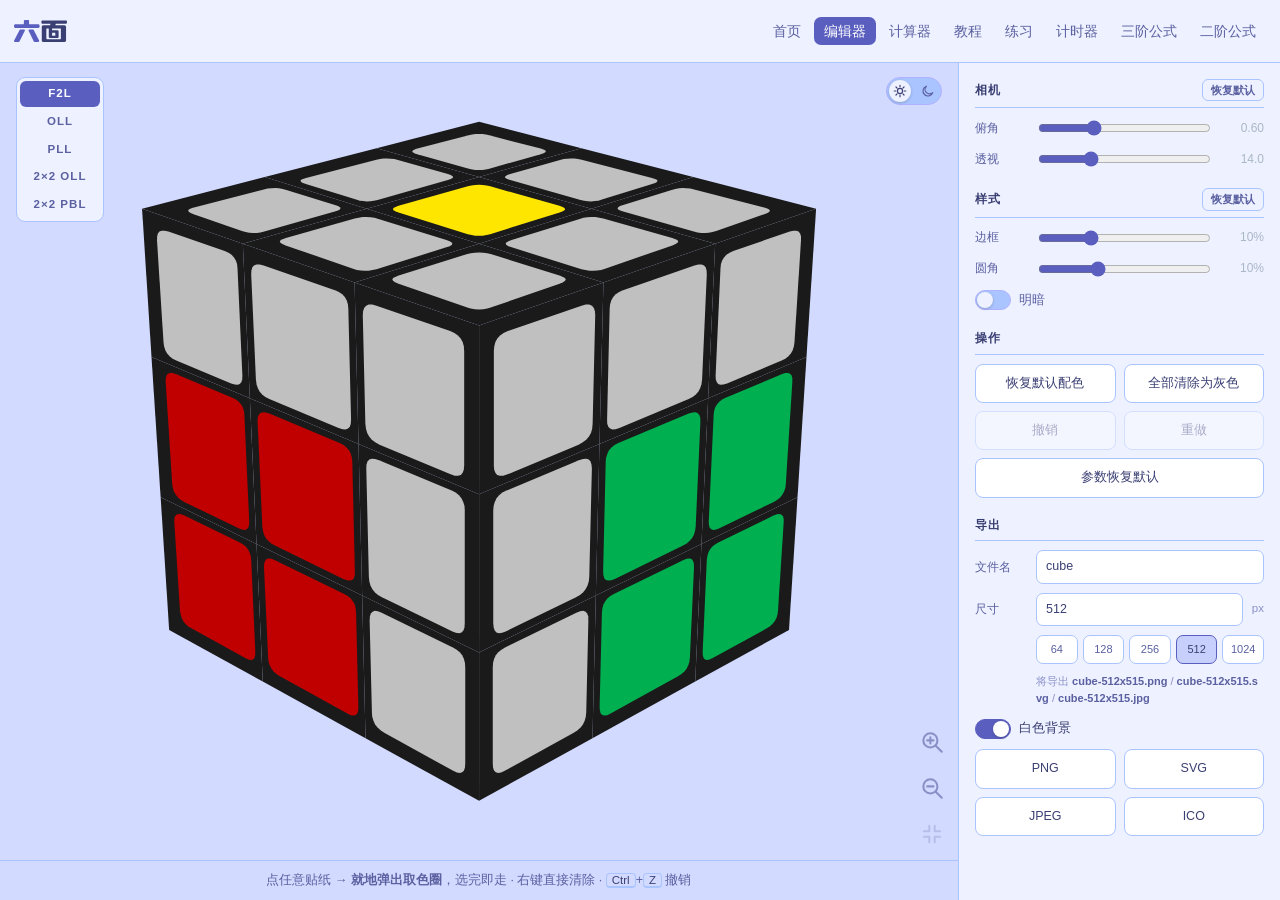
<file: editor.html>
<!DOCTYPE html>
<html lang="zh-CN">
<head>
<meta charset="utf-8">
<meta name="viewport" content="width=device-width, initial-scale=1">
<title>六面 · 魔方配色编辑器</title>
<link rel="icon" type="image/x-icon" href="cube-64x64.ico">
<link rel="stylesheet" href="theme.css">
<style>
  /* 两套主题的所有颜色变量都在 theme.css 里，这里只管版式。 */
  *{box-sizing:border-box}
  html,body{height:100%;margin:0}
  body{
    background:var(--bg);color:var(--text);overflow:hidden;
    font:14px/1.55 -apple-system,BlinkMacSystemFont,"Segoe UI","PingFang SC","Microsoft YaHei",sans-serif;
    -webkit-font-smoothing:antialiased;
  }
  .app{display:flex;height:100%}

  /* ---------- 画布 ---------- */
  .stage{flex:1;min-width:0;display:flex;flex-direction:column;background:var(--stage);position:relative}
  /* 面板色：这条浮在舞台上，用 --chip 会和舞台同色糊掉 */
  .modebar{position:absolute;left:16px;top:14px;z-index:5;display:flex;flex-direction:column;
           gap:2px;min-width:88px;
           background:var(--panel);border:1px solid var(--line);border-radius:9px;padding:3px}
  /* 选中态的底由 .mpill 提供（和导航栏同一个做法）：一个会滑过去的小方块，
     按钮自己不再画背景，免得盖在药丸上、看着发灰 */
  .mpill{position:absolute;left:0;top:0;border-radius:6px;background:var(--accent);
         transition:transform .18s ease,width .18s ease,height .18s ease;pointer-events:none}
  /* 字色晚一步再变（延迟 = 药丸滑过来的时间）：不然新选中的那个会先压在白底上
     「闪」一下才亮 —— 导航栏当初就是这个问题。失去选中态那一边不延迟，立刻变灰。 */
  .modebar button{position:relative;z-index:1;background:none;border:none;color:var(--muted);
                  text-align:center;
                  font:inherit;font-size:11.5px;font-weight:600;letter-spacing:.09em;
                  padding:4px 13px;border-radius:6px;cursor:pointer;
                  transition:color .18s ease .18s}
  .modebar button:not(.on){transition-delay:0s}
  .modebar button:hover{color:var(--text)}
  .modebar button.on{color:var(--on-accent, #fff)}
  @media (prefers-reduced-motion: reduce){ .mpill{transition:none} }
  .stage-inner{flex:1;min-height:0;display:flex;align-items:center;justify-content:center;
               padding:18px;position:relative;overflow:hidden}
  #host{width:100%;height:100%;max-width:min(100%,88vh);max-height:100%;
        display:flex;align-items:center;justify-content:center}
  #host svg{width:100%;height:100%;display:block;overflow:visible;
            transform:scale(var(--zoom,1));transform-origin:50% 50%}
  /* 放大缩小：贴在画布右下角（舞台底部那条提示栏不属于画布，所以挂在 stage-inner 里） */
  .zoom{position:absolute;right:6px;bottom:6px;display:grid;gap:6px;z-index:4}
  .zoom button{width:40px;height:40px;padding:0;margin:0;border:0;background:none;
               box-shadow:none;border-radius:12px;cursor:pointer;
               display:grid;place-items:center;color:var(--muted);opacity:.6;
               transition:opacity .14s ease,color .14s ease,scale .12s ease}
  .zoom button svg{width:26px;height:26px;display:block;fill:none;stroke:currentColor;
                   stroke-width:1.9;stroke-linecap:round;stroke-linejoin:round}
  .zoom button:hover:not(:disabled){opacity:1;color:var(--accent-text);scale:1.1}
  .zoom button:active:not(:disabled){scale:.94}
  .zoom button:focus-visible{opacity:1;color:var(--accent-text);
                             outline:2px solid var(--accent-text);outline-offset:-6px}
  .zoom button:disabled{opacity:.22;cursor:default}

  /* 只管位置 —— 开关本身的样式（尺寸/底色/滑块）在 nav.css 里，七页共用 */
  .themebtn{position:absolute;right:16px;top:14px;z-index:5}

  .themebtn svg{display:block}

  .hint{margin:0;padding:10px 16px;border-top:1px solid var(--line);
        color:var(--muted);font-size:12.5px;text-align:center;background:var(--hint-bg)}
  .hint kbd{background:var(--kbd-bg);border:1px solid var(--kbd-line);border-bottom-width:2px;
            border-radius:4px;padding:0 5px;font:inherit;font-size:11.5px;color:var(--kbd-fg)}

  #host .cell{cursor:pointer}
  #host .cell .sticker{transition:filter .08s ease,stroke .08s ease}
  #host .cell:hover .sticker{filter:brightness(1.18) saturate(1.1)}
  #host .cell.is-sel .sticker{stroke:var(--accent-text);stroke-width:.085}
  /* PLL 拖拽反馈 */
  #host .cell.dragging .sticker{opacity:.92}
  /* 被抓住的格子必须对指针透明：否则 elementFromPoint 只会命中它自己，
     落点永远解析成起点，怎么拖都没反应 —— 这就是之前"没有拖拽感"的一半原因 */
  #host .cell.dragging, #host .cell.dragging *{pointer-events:none}
  #host .cell.dropok .sticker{stroke:var(--accent-text);stroke-width:.09}

  /* ---------- 就地取色圈 ---------- */
  .ring{position:fixed;width:0;height:0;z-index:60;pointer-events:none}
  .ring .dot{
    position:absolute;left:0;top:0;width:46px;height:46px;margin:-23px 0 0 -23px;
    border-radius:50%;padding:0;cursor:pointer;
    display:grid;place-items:center;
    font:700 13px/1 inherit;border:2px solid #0b0e13;
    box-shadow:0 4px 14px #000a;
    opacity:0;pointer-events:none;
    transform:rotate(var(--a)) translateY(0) rotate(calc(var(--a) * -1));
    transition:transform .17s cubic-bezier(.2,.9,.3,1.25),opacity .12s ease,box-shadow .12s ease;
  }
  .ring.on .dot{
    opacity:1;pointer-events:auto;
    transform:rotate(var(--a)) translateY(calc(var(--r) * -1)) rotate(calc(var(--a) * -1));
  }
  .ring .dot:hover{box-shadow:0 0 0 3px #ffffffcc,0 4px 16px #000b}
  .ring .dot.cur{box-shadow:0 0 0 3px var(--accent-text),0 4px 14px #000a}
  .ring::after{
    content:'';position:absolute;left:-3px;top:-3px;width:6px;height:6px;border-radius:50%;
    background:var(--accent);opacity:0;transition:opacity .12s ease;
  }
  .ring.on::after{opacity:1}

  /* ---------- 右侧面板 ---------- */
  .panel{width:322px;flex:none;background:var(--panel);border-left:1px solid var(--line);
         overflow-y:auto;padding:16px 16px 40px}
  .panel::-webkit-scrollbar{width:10px}
  .panel::-webkit-scrollbar-thumb{background:var(--scroll);border-radius:6px;border:2px solid var(--panel)}

  .sec{margin-bottom:18px}
  /* 小标题是这一列的骨架：正文色 + 加粗 + 底下一道细线（和计算器那一列同一套） */
  .sec > h2{margin:0 0 9px;padding-bottom:6px;font-size:12px;letter-spacing:.1em;
            text-transform:uppercase;color:var(--text);font-weight:700;
            border-bottom:1px solid var(--line);
            display:flex;align-items:center;justify-content:space-between;gap:8px}
  button.mini{background:none;border:1px solid var(--line);color:var(--muted);border-radius:6px;
              padding:2px 8px;font:inherit;font-size:10.5px;letter-spacing:0;text-transform:none;
              cursor:pointer;transition:.1s}
  button.mini:hover{color:var(--text);border-color:var(--line-strong);background:var(--field)}

  .row{display:flex;align-items:center;gap:9px;margin-bottom:9px}
  .row label{width:52px;flex:none;color:var(--muted);font-size:12px}
  .row input[type=range]{flex:1;min-width:0;accent-color:var(--accent);height:18px}
  .row .val{width:42px;flex:none;text-align:right;font-variant-numeric:tabular-nums;
            color:#aab7c7;font-size:12px}
  .row input[type=text],.row input[type=number]{
    flex:1;min-width:0;background:var(--field);border:1px solid var(--line);border-radius:7px;
    color:var(--text);padding:6px 9px;font:inherit;font-size:12.5px;
  }
  .row input[type=text]:focus,.row input[type=number]:focus{
    outline:none;border-color:var(--accent-text);background:var(--field-focus)}
  .row .unit{flex:none;color:var(--muted2);font-size:11.5px}

  .presets{display:flex;gap:5px;margin:0 0 11px 61px}
  .presets button{flex:1 1 0;min-width:0;background:var(--field);border:1px solid var(--line);
                  border-radius:7px;color:var(--muted);padding:5px 0;
                  font:inherit;font-size:11px;cursor:pointer;transition:.1s}
  .presets button:hover{color:var(--text);border-color:var(--line-strong)}
  .presets button.on{color:var(--chip-on-fg);border-color:var(--accent-text);background:var(--chip-on-bg)}
  .namehint{margin:-2px 0 11px 61px;color:var(--muted2);font-size:11px;line-height:1.5;word-break:break-all}
  .namehint b{color:var(--muted);font-weight:600}

  /* 分段选择（拖拽模式这种二选一） */
  .seg{display:flex;gap:3px;background:var(--field);border:1px solid var(--line);border-radius:9px;padding:3px}
  .seg button{flex:1;background:none;border:none;color:var(--muted);font:inherit;font-size:12px;
              padding:6px 0;border-radius:6px;cursor:pointer;transition:.12s}
  .seg button:hover{color:var(--text)}
  .seg button.on{background:var(--accent);color:var(--on-accent, #fff)}

  .schemes{display:flex;gap:7px;flex-wrap:wrap}
  /* 纯色块，不带文字（名字留在 title 里，悬停可看） */
  .schemes button{width:36px;height:36px;border-radius:9px;border:2px solid var(--line);
                  cursor:pointer;padding:0;transition:.12s}
  .schemes button:hover{border-color:var(--line-strong);transform:translateY(-1px)}
  .schemes button.on{border-color:var(--accent-text);box-shadow:0 0 0 2px var(--accent-glow)}

  /* 取色器 */
  .row input[type=color]{flex:1;min-width:0;height:32px;padding:2px;background:var(--field);
                         border:1px solid var(--line);border-radius:7px;cursor:pointer}
  .row input[type=color]::-webkit-color-swatch-wrapper{padding:0}
  .row input[type=color]::-webkit-color-swatch{border:none;border-radius:5px}

  /* 开关（显示颜色 / 跳过动画 / 明暗…）：一条轨道 + 一个滑块，和主题开关同一套语言。
     真勾选框藏起来（视觉由 .on 决定），但保留键盘可达性：Tab 能走到，:focus-within 给焦点圈。 */
  .tg{position:relative;display:inline-flex;align-items:center;padding:1px 0 1px 44px;
      cursor:pointer;color:var(--muted);font-size:12.5px;user-select:none;
      transition:color .12s ease}
  .tg input{position:absolute;width:1px;height:1px;margin:0;opacity:0;pointer-events:none}
  .tg::before{content:'';position:absolute;left:0;top:50%;width:36px;height:20px;margin-top:-10px;
              box-sizing:border-box;border-radius:10px;background:var(--line);
              border:1px solid var(--line-strong);
              transition:background .15s ease,border-color .15s ease}
  .tg::after{content:'';position:absolute;left:2px;top:50%;width:16px;height:16px;margin-top:-8px;
             border-radius:50%;background:var(--panel);box-shadow:0 1px 3px #00000033;
             transition:transform .18s cubic-bezier(.34,.86,.32,1),background .15s ease}
  .tg:hover,.tg.on{color:var(--text)}
  .tg.on::before{background:var(--accent);border-color:var(--accent)}
  .tg.on::after{transform:translateX(16px);background:var(--on-accent, #fff)}
  .tg:focus-within::before{outline:2px solid var(--accent-text);outline-offset:2px}

  .btns{display:grid;grid-template-columns:1fr 1fr;gap:8px}
  button.act{background:var(--field);color:var(--text);border:1px solid var(--line);border-radius:8px;
             padding:9px 10px;font:inherit;font-size:12.5px;cursor:pointer;transition:background .1s}
  button.act:hover:not(:disabled){background:var(--field-hover);border-color:var(--line-strong)}
  button.act:disabled{opacity:.38;cursor:default}
  button.act.wide{width:100%;margin-top:8px}

  #toast{position:fixed;left:50%;bottom:26px;transform:translate(-50%,14px);
         background:var(--toast-bg);color:var(--toast-fg);border:1px solid var(--toast-line);border-radius:9px;
         padding:9px 16px;font-size:13px;opacity:0;pointer-events:none;transition:.18s ease;
         box-shadow:0 8px 26px #0008;z-index:99}
  #toast.show{opacity:1;transform:translate(-50%,0)}

  @media (max-width:820px){
    .app{flex-direction:column}
    .panel{width:auto;border-left:none;border-top:1px solid var(--line);max-height:52vh}
    #host{max-width:100%;max-height:42vh}
  }
</style>
<link rel="stylesheet" href="nav.css">
<script>/* 主题必须在首次绘制前定好，否则会先画一遍再翻（闪一下）。
   本页默认配色是深色（别的页是浅色），所以「白天」也得显式写上 data-theme ——
   不能像别的页那样只在夜晚时才设，否则默认会落到深色底。 */
document.documentElement.dataset.theme = 'light';
try{if(localStorage.getItem('cube-theme')==='dark')document.documentElement.dataset.theme='dark'}catch(e){}</script>
</head>
<body>

<script src="nav.js"></script>
<div class="app">
  <main class="stage" id="stage">
    <button class="themebtn" id="themebtn"></button>
    <div class="modebar" id="modebar">
      <span class="mpill" id="mpill"></span>
      <button data-mode="f2l" class="on">F2L</button>
      <button data-mode="oll">OLL</button>
      <button data-mode="pll">PLL</button>
      <button data-mode="oll2">2×2 OLL</button>
      <button data-mode="pbl2">2×2 PBL</button>
    </div>
    <div class="stage-inner"><div id="host"></div>
      <div class="zoom">
        <button id="zin" type="button" title="放大（滚轮向上也可以）" aria-label="放大"><svg
          viewBox="0 0 24 24"><circle cx="10.5" cy="10.5" r="6.5"/><path d="M15.4 15.4L21 21"/><path
          d="M10.5 7.6v5.8M7.6 10.5h5.8"/></svg></button>
        <button id="zout" type="button" title="缩小（滚轮向下也可以）" aria-label="缩小"><svg
          viewBox="0 0 24 24"><circle cx="10.5" cy="10.5" r="6.5"/><path d="M15.4 15.4L21 21"/><path
          d="M7.6 10.5h5.8"/></svg></button>
        <button id="zreset" type="button" title="恢复默认大小（100%）" aria-label="恢复默认大小"><svg
          viewBox="0 0 24 24"><path d="M9.5 4.5v5h-5"/><path d="M14.5 4.5v5h5"/><path
          d="M9.5 19.5v-5h-5"/><path d="M14.5 19.5v-5h5"/></svg></button>
      </div>
    </div>
    <p class="hint" id="hint">
      点任意贴纸 → <b>就地弹出取色圈</b>，选完即走 · 右键直接清除 · <kbd>Ctrl</kbd>+<kbd>Z</kbd> 撤销
    </p>
  </main>

  <aside class="panel">
    <section class="sec" id="sec-cam">
      <h2>相机<button class="mini" id="rst-cam">恢复默认</button></h2>
      <div class="row"><label>俯角</label><input type="range" id="elev" min="0.25" max="1.4" step="0.05"><span class="val" id="elev-v"></span></div>
      <div class="row"><label>透视</label><input type="range" id="dist" min="3.5" max="40" step="0.5"><span class="val" id="dist-v"></span></div>
    </section>

    <section class="sec" id="sec-style">
      <h2>样式<button class="mini" id="rst-style">恢复默认</button></h2>
      <div class="row"><label>边框</label><input type="range" id="gap" min="0.02" max="0.3" step="0.01"><span class="val" id="gap-v"></span></div>
      <div class="row"><label>圆角</label><input type="range" id="radius" min="0" max="0.3" step="0.01"><span class="val" id="radius-v"></span></div>
      <label class="tg" id="tg-shading"><input type="checkbox" id="shading"> 明暗</label>
    </section>

    <section class="sec" id="sec-pll">
      <h2 id="h-pllcolor">PLL 显示</h2>
      <div class="toggles" id="pllcolor-row">
        <label class="tg on" id="tg-pllcolor"><input type="checkbox" id="pllcolor" checked> 显示颜色</label>
      </div>
      <h2 style="margin-top:14px">箭头颜色</h2>
      <div class="schemes" id="arrowcolors"></div>
      <h2 id="h-pblskew" style="margin-top:14px">2×2 PBL<button class="mini" id="rst-pbl"
        title="倾斜 / 间距恢复默认（按 2×2 教程那张参考图：倾斜 1.00、间距 0.14 格）">恢复默认</button></h2>
      <div class="row" id="pblskew-row">
        <label for="pblskew">倾斜</label>
        <input type="range" id="pblskew" min="0" max="1.4" step="0.05">
        <span class="val" id="pblskew-v"></span>
      </div>
      <div class="row" id="pblgap-row">
        <label for="pblgap">间距</label>
        <input type="range" id="pblgap" min="0" max="1.5" step="0.02">
        <span class="val" id="pblgap-v"></span>
      </div>
    </section>

    <section class="sec" id="sec-oll">
      <h2>配色</h2>
      <div class="schemes" id="schemes"></div>
      <label class="tg" id="tg-bars" style="margin-top:10px"><input type="checkbox" id="ollbars"> 显示边框划线</label>
    </section>

    <section class="sec">
      <h2>操作</h2>
      <div class="btns">
        <button class="act" id="btn-reset">恢复默认配色</button>
        <button class="act" id="btn-clear">全部清除为灰色</button>
        <button class="act" id="btn-undo">撤销</button>
        <button class="act" id="btn-redo">重做</button>
      </div>
      <button class="act wide" id="btn-params" title="只重置右栏的参数（相机/样式/配色/箭头/导出），画面内容不动">参数恢复默认</button>
    </section>

    <section class="sec">
      <h2>导出</h2>
      <div class="row">
        <label for="exname">文件名</label>
        <input type="text" id="exname" value="cube">
      </div>
      <div class="row">
        <label for="exsize">尺寸</label>
        <input type="number" id="exsize" value="512" min="16" max="8000">
        <span class="unit">px</span>
      </div>
      <div class="presets" id="expresets"></div>
      <p class="namehint" id="exhint"></p>
      <label class="tg on" id="tg-bg"><input type="checkbox" id="exbg" checked> 白色背景</label>
      <div class="btns" style="margin-top:10px">
        <button class="act" id="btn-png">PNG</button>
        <button class="act" id="btn-svg">SVG</button>
        <button class="act" id="btn-jpg">JPEG</button>
        <button class="act" id="btn-ico">ICO</button>
      </div>
    </section>
  </aside>
</div>

<div id="ring" class="ring"></div>
<div id="toast"></div>

<script src="cube.js"></script>
<script>
(function () {
  'use strict';

  var host = document.getElementById('host');
  var ringEl = document.getElementById('ring');
  var toastEl = document.getElementById('toast');

  var state = Cube.cloneState(Cube.DEFAULT_STATE);
  var cfg = Object.assign({}, Cube.DEFAULT_CFG);
  var selected = null;              // 当前高亮的格子 id
  var openId = null;                // 色圈正在服务的格子 id
  var cellIndex = {};               // id -> {face,row,col}
  var history = [], future = [];    // 撤销 / 重做

  // 模式：目前只有 F2L（三维涂色）。OLL / PLL 待实现。
  var MODES = { f2l: 'F2L', oll: 'OLL', pll: 'PLL', oll2: '2×2 OLL', pbl2: '2×2 PBL' };
  var MODE_ZH = { f2l: 'F2L（前两层）', oll: 'OLL（顶面朝向）', pll: 'PLL（顶层排序）',
                  oll2: '2×2 OLL（二阶顶面朝向）', pbl2: '2×2 PBL（二阶上下两层排序）' };
  var mode = 'f2l';
  // 开屏的明暗由 <head> 里的预设脚本按存档定好，这里保持一致：
  // 本页默认白天（和别的页一样），存档是夜晚才用夜晚。
  var theme = 'light';                    // 'dark' | 'light'
  try { if (localStorage.getItem('cube-theme') === 'dark') theme = 'dark'; } catch (e) {}
  var oll = Cube.cloneOll(Cube.DEFAULT_OLL);
  var pll = Cube.pllDefault();               // 8 个顶层块各在哪个槽位（置换）
  var oll2 = Cube.cloneOll(Cube.DEFAULT_OLL2);   // 2x2：四个角各自朝哪
  var pbl2 = Cube.pbl2Default();                 // 2x2 PBL：上下两层各 4 个角怎么换
  var pbl2Skew = Cube.PBL2_CFG.skew;             // 2x2 PBL 的倾斜度（0 = 正上方俯视）
  var pbl2Gap = Cube.PBL2_CFG.layerGap;          // 上下两层的间距（单位：格子宽）
  var pllShowColors = true;                  // 颜色+箭头 / 仅箭头
  var pllArrowKey = Cube.PLL_DEFAULT_ARROW;  // 箭头颜色预设，默认深紫

  function pllArrowColor() { return Cube.pllArrowColorOf(pllArrowKey); }
  // 2x2 PBL 的外观：只有箭头颜色（不做配色），墨色同样跟主题走
  function pbl2Opts(forceLight) {
    var dark = Cube.ollIsDark(forceLight ? 'light' : theme);
    return { skew: pbl2Skew, layerGap: pbl2Gap,
             paint: { line: dark ? '#C8D0DC' : '#1A1A1A', ghost: dark ? '#6E7A8A' : '#B9C0CA',
                      text: '#FFFFFF', accent: '#C8D0DC', head: pllArrowColor() } };
  }
  var scheme = Cube.OLL_DEFAULT_SCHEME;   // OLL 实心格配色方案（固定色，不随主题变）
  var showOllBars = Cube.OLL_CFG.showBars;  // 边框划线默认透明
  // 存档键：编辑器的状态是自己的；缩放另外有一个键，三页共用
  var ZOOM_KEY = 'cube-zoom-v1', MODE_KEY = 'cube-editor-v1';
  // 读取上次的编辑状态（三个模式的数据 + 选项）。放在这里：下面那些控件
  // 都是照着状态初始化的，读晚了滑块/开关就会显示默认值而状态是旧的。
  var savedEditor = loadEditor();
  restoreEditor(savedEditor);
  // forceLight：导出白底时强制用浅色底那套墨，否则浅墨画在白底上看不见
  function ollOpts(forceLight) {
    return { scheme: scheme, theme: forceLight ? 'light' : theme, showBars: showOllBars };
  }

  var RING_R = 58;
  // 从网页图标到网页展示：64(小图标) 128(图标) 256(应用图标/缩略图) 512(PWA图标/网页展示) 1024(高清)
  var SIZE_PRESETS = [64, 128, 256, 512, 1024];

  // 色圈内容 = 6 种颜色 + 清除。
  // 灰色不作为"画笔"，而是作为一个明确的动作出现在这里。
  var RING_ITEMS = Cube.PALETTE.map(function (p) {
    return { key: p.key, hex: p.hex, zh: p.zh, title: p.zh + '色' };
  }).concat([{ key: Cube.EMPTY, hex: Cube.HEX.gray, zh: '清', title: '清除为灰色', clear: true }]);

  function textOn(hex) {
    var r = parseInt(hex.slice(1, 3), 16), g = parseInt(hex.slice(3, 5), 16), b = parseInt(hex.slice(5, 7), 16);
    return (0.299 * r + 0.587 * g + 0.114 * b) > 150 ? 'rgba(0,0,0,.6)' : 'rgba(255,255,255,.92)';
  }

  var toastTimer = null;
  function toast(msg) {
    toastEl.textContent = msg;
    toastEl.classList.add('show');
    clearTimeout(toastTimer);
    toastTimer = setTimeout(function () { toastEl.classList.remove('show'); }, 1800);
  }

  /* ---------------- 渲染 ---------------- */
  function render() {
    cellIndex = {};
    if (mode === 'pll') {
      Cube.buildPll(pll, pllOpts()).cells.forEach(function (c) {
        var si = Cube.PLL_SLOTS.findIndex(function (x) { return x.row === c.row && x.col === c.col; });
        cellIndex['pll-' + c.row + '-' + c.col] = { pll: true, slot: si, row: c.row, col: c.col };
      });
      host.innerHTML = Cube.toPllSvg(pll, pllOpts());
    } else if (mode === 'oll' || mode === 'oll2') {
      var isOll2 = mode === 'oll2';
      (isOll2 ? Cube.buildOll2(oll2, ollOpts()) : Cube.buildOll(oll, ollOpts())).cells
        .forEach(function (c) {
          cellIndex[c.id] = { oll: true, oll2: isOll2, row: c.row, col: c.col };
        });
      host.innerHTML = isOll2 ? Cube.toOll2Svg(oll2, ollOpts()) : Cube.toOllSvg(oll, ollOpts());
    } else if (mode === 'pbl2') {
      Cube.buildPbl2(pbl2, pbl2Opts()).cells.forEach(function (c) {
        cellIndex[c.id] = { pbl2: true, layer: c.layer, slot: c.slot, row: c.row, col: c.col };
      });
      host.innerHTML = Cube.toPbl2Svg(pbl2, pbl2Opts());
    } else {
      Cube.buildStickers(state, cfg).cells.forEach(function (c) {
        cellIndex[c.id] = { face: c.face, row: c.row, col: c.col };
      });
      host.innerHTML = Cube.toSvg(state, cfg);
      if (selected) {
        var el = host.querySelector('[data-id="' + selected + '"]');
        if (el) el.classList.add('is-sel');
      }
    }
    syncRing();
    syncNameHint();   // 画面比例变了，导出高度也跟着变
    saveEditor();     // 改完就存（内容、选项、模式都走 render）
  }

  // 当前模式的画面尺寸（导出算高度要用）
  function currentSize() {
    if (mode === 'oll') return Cube.buildOll(oll, ollOpts()).size;
    if (mode === 'oll2') return Cube.buildOll2(oll2, ollOpts()).size;
    if (mode === 'pbl2') return Cube.buildPbl2(pbl2, pbl2Opts()).size;
    if (mode === 'pll') return Cube.buildPll(pll, pllOpts()).size;
    return Cube.buildStickers(state, cfg).size;
  }

  // PLL 的外观选项：颜色开关 + 跟随主题的墨色
  function pllOpts(forceLight) {
    var dark = Cube.ollIsDark(forceLight ? 'light' : theme);
    return {
      showColors: pllShowColors,
      paint: dark ? { line: '#C8D0DC', head: pllArrowColor(), handle: '#5B9BFF' }
                  : { line: '#1A1A1A', head: pllArrowColor(), handle: '#2F6BD8' }
    };
  }

  /* ---------------- 取色圈 ---------------- */
  RING_ITEMS.forEach(function (item, i) {
    var a = -90 + i * (360 / RING_ITEMS.length);
    var b = document.createElement('button');
    b.className = 'dot';
    b.dataset.key = item.key;
    b.style.background = item.hex;
    b.style.color = textOn(item.hex);
    b.style.setProperty('--a', a + 'deg');
    b.style.setProperty('--r', RING_R + 'px');
    b.textContent = item.zh;
    b.title = item.title + (item.clear ? '' : '（快捷键 ' + (i + 1) + '）');
    b.addEventListener('click', function (e) { e.stopPropagation(); pick(item.key); });
    ringEl.appendChild(b);
  });

  function anchorOf(id) {
    var el = host.querySelector('[data-id="' + id + '"] .sticker');
    if (!el) return null;
    var r = el.getBoundingClientRect();
    return { x: r.left + r.width / 2, y: r.top + r.height / 2 };
  }

  function openRing(id) {
    var p = anchorOf(id);
    if (!p) return;
    var pad = RING_R + 34;
    ringEl.style.left = Math.min(Math.max(p.x, pad), window.innerWidth - pad) + 'px';
    ringEl.style.top = Math.min(Math.max(p.y, pad), window.innerHeight - pad) + 'px';
    openId = id; selected = id;
    ringEl.classList.add('on');
    syncRing();
    render();
  }

  function closeRing() {
    ringEl.classList.remove('on');
    openId = null;
  }

  // 把该格当前的颜色在圈里标出来
  function syncRing() {
    if (!openId) return;
    var c = cellIndex[openId];
    var cur = c ? state[c.face][c.row][c.col] : null;
    Array.prototype.forEach.call(ringEl.children, function (d) {
      d.classList.toggle('cur', d.dataset.key === cur);
    });
  }

  /* ---------------- 改色 ---------------- */
  function snapshot() {
    return { f2l: Cube.cloneState(state), oll: Cube.cloneOll(oll), pll: Cube.clonePll(pll),
             oll2: Cube.cloneOll(oll2), pbl2: Cube.pbl2Clone(pbl2) };
  }
  function restore(snap) {
    state = Cube.cloneState(snap.f2l);
    oll = Cube.cloneOll(snap.oll);
    pll = Cube.clonePll(snap.pll || Cube.pllDefault());
    oll2 = Cube.cloneOll(snap.oll2 || Cube.DEFAULT_OLL2);
    pbl2 = Cube.pbl2Clone(snap.pbl2 || Cube.pbl2Default());
  }
  function pushHistory() {
    history.push(snapshot());
    if (history.length > 200) history.shift();
    future.length = 0;
    syncHistoryButtons();
  }

  function applyTo(id, key) {
    var c = cellIndex[id];
    if (!c || state[c.face][c.row][c.col] === key) return false;
    pushHistory();
    state[c.face][c.row][c.col] = key;
    selected = id;
    render();
    return true;
  }

  function pick(key) {
    if (!openId) return;
    var id = openId;
    applyTo(id, key);
    closeRing();
    render();
  }

  /* ---------------- 画布交互 ---------------- */
  host.addEventListener('click', function (e) {
    if (mode === 'pll' || mode === 'pbl2') return;   // 这两个模式用拖拽，没有点击动作
    var g = e.target.closest('.cell');
    if (!g) return;
    var id = g.dataset.id;

    if (mode === 'oll' || mode === 'oll2') {   // OLL：点格子循环朝向
      var c = cellIndex[id];
      if (!c || (c.row === 1 && c.col === 1 && mode === 'oll')) {
        toast(mode === 'oll' ? '中心块永远朝上，不用改' : '这一格没有内容');
        return;
      }
      pushHistory();
      if (mode === 'oll2') Cube.cycleOll2(oll2, c.row, c.col);
      else Cube.cycleOll(oll, c.row, c.col);
      render();
      return;
    }

    if (openId === id) { closeRing(); render(); return; }   // 点同一格 = 收起
    openRing(id);
  });

  // 右键 = 直接清除，省掉开圈那一步
  host.addEventListener('contextmenu', function (e) {
    if (mode === 'pll' || mode === 'pbl2') return;
    var g = e.target.closest('.cell');
    if (!g) return;
    var c0 = cellIndex[g.dataset.id];
    if (!c0) return;
    if (mode === 'oll' || mode === 'oll2') {   // OLL：右键 = 直接设成没朝上
      e.preventDefault();
      if (mode === 'oll' && Cube.ollIsCenter(c0.row, c0.col)) return;
      var arr = mode === 'oll2' ? oll2 : oll;
      if (arr[c0.row][c0.col] !== 0) { pushHistory(); arr[c0.row][c0.col] = 0; render(); }
      return;
    }
    e.preventDefault();
    var c = c0;
    if (!c) return;
    if (state[c.face][c.row][c.col] !== Cube.EMPTY) applyTo(g.dataset.id, Cube.EMPTY);
    closeRing();
    render();
  });

  document.addEventListener('mousedown', function (e) {
    if (!openId) return;
    if (ringEl.contains(e.target)) return;
    if (e.target.closest('.cell')) return;
    closeRing();
    render();
  });

  window.addEventListener('resize', function () {
    if (openId) { closeRing(); render(); }
    placeMPill(syncModeButtons(), false);
  });

  /* ---------------- 放大缩小（画布右下角按钮 + 滚轮） ----------------
     缩放值写在 #host 的 --zoom 上，不写在 svg 上 —— render() 会整个换掉 svg，
     写在父元素上才不会被重画冲掉。
     svg 上的 CSS transform 会被 getBoundingClientRect 算进去，
     所以「屏幕坐标 -> SVG 坐标」那套换算（svgGeom）不用改。 */
  var zoom = 1, ZMIN = 0.5, ZMAX = 2.5;
  function applyZoom() { host.style.setProperty('--zoom', zoom); }
  function syncZoom() {
    document.getElementById('zin').disabled = zoom >= ZMAX - 0.001;
    document.getElementById('zout').disabled = zoom <= ZMIN + 0.001;
    document.getElementById('zreset').disabled = Math.abs(zoom - 1) < 0.001;
  }
  function setZoom(z) {
    var nz = Math.max(ZMIN, Math.min(ZMAX, z));
    if (Math.abs(nz - zoom) > 0.001) { zoom = nz; applyZoom(); saveZoom(); }
    syncZoom();
  }
  document.getElementById('zin').addEventListener('click', function () { setZoom(zoom * 1.25); });
  document.getElementById('zout').addEventListener('click', function () { setZoom(zoom / 1.25); });
  document.getElementById('zreset').addEventListener('click', function () { setZoom(1); });
  // 滚轮：只有指针在画布上才缩放（右栏里要正常滚动），preventDefault 掉默认滚动
  document.getElementById('stage').addEventListener('wheel', function (e) {
    e.preventDefault();
    var d = e.deltaMode === 1 ? e.deltaY * 16 : e.deltaY;   // Firefox 有时按「行」给
    setZoom(zoom * Math.exp(-d * 0.0016));
  }, { passive: false });
  /* 存档：模式是编辑器自己的（cube-editor-v1），缩放三页共用（cube-zoom-v1）——
     在计算器里调大的魔方，切到编辑器也是同样大小。 */
  function saveZoom() { try { localStorage.setItem(ZOOM_KEY, String(zoom)); } catch (e) {} }
  function loadZoom() {
    var v = NaN;
    try { v = parseFloat(localStorage.getItem(ZOOM_KEY)); } catch (e) {}
    return (isFinite(v) && v >= ZMIN && v <= ZMAX) ? v : 1;
  }
  /* 编辑器自己的存档（cube-editor-v1）：当前模式 + 三个模式各自的编辑状态 + 各项选项。
     数据用的是撤销那套 snapshot()/restore() —— 一份快照就是三个模式的全部内容，
     所以「切模式再切回来」「刷新再打开」都不会丢东西。
     选项 = F2L 的相机/样式 cfg、OLL 的方案与划线、PLL 的显示开关与箭头色。 */
  function saveEditor() {
    try {
      localStorage.setItem(MODE_KEY, JSON.stringify({
        mode: mode,
        snap: snapshot(),
        opts: { cfg: cfg, scheme: scheme, showOllBars: showOllBars,
                pllShowColors: pllShowColors, pllArrowKey: pllArrowKey,
                pbl2Skew: pbl2Skew, pbl2Gap: pbl2Gap,
                export: exportOpts() }
      }));
    } catch (e) {}
  }
  function loadEditor() {
    try {
      var d = JSON.parse(localStorage.getItem(MODE_KEY) || 'null');
      return (d && typeof d === 'object') ? d : null;
    } catch (e) { return null; }
  }
  /* 把存档灌回状态。任何一项不合法就跳过它 ——
     宁可少恢复一项，也不要一打开就崩在半路。 */
  function restoreEditor(d) {
    if (!d) return;
    try {
      if (d.snap && d.snap.f2l) restore(d.snap);
    } catch (e) {}
    var o = d.opts || {};
    if (o.cfg) cfg = Object.assign({}, Cube.DEFAULT_CFG, o.cfg);
    if (o.scheme && Cube.ollScheme(o.scheme)) scheme = o.scheme;
    if (typeof o.showOllBars === 'boolean') showOllBars = o.showOllBars;
    if (typeof o.pllShowColors === 'boolean') pllShowColors = o.pllShowColors;
    if (o.pllArrowKey && Cube.PLL_ARROW_COLORS.some(function (a) { return a.key === o.pllArrowKey; })) {
      pllArrowKey = o.pllArrowKey;
    }
    if (typeof o.pbl2Skew === 'number' && isFinite(o.pbl2Skew)) {
      pbl2Skew = Math.max(0, Math.min(1.4, o.pbl2Skew));
    }
    if (typeof o.pbl2Gap === 'number' && isFinite(o.pbl2Gap)) {
      pbl2Gap = Math.max(0, Math.min(1.5, o.pbl2Gap));
    }
  }
  function savedMode(d) { return (d && MODES[d.mode]) ? d.mode : 'f2l'; }
  zoom = loadZoom();
  applyZoom();
  syncZoom();

  /* ---------------- PLL 拖拽 ----------------
     拖方块 = 两块对调；拖箭头两端 = 拖哪端哪端跟着走。
     三种操作最后都只落到同一个置换上，所以显示不可能不一致。

     手感：按下就把方块"抓"起来 —— 提到最上层、跟着指针走；松手才落子。
     拖箭头时从"不动的那一端"拉一条虚线示意。 */
  var drag = null, dropEl = null;

  /* 屏幕坐标 -> SVG 用户坐标（preserveAspectRatio=meet，居中缩放） */
  function svgGeom() {
    var svg = host.querySelector('svg');
    if (!svg || !svg.getAttribute || !svg.getBoundingClientRect) return null;
    var vb = (svg.getAttribute('viewBox') || '').split(/\s+/).map(Number);
    var r = svg.getBoundingClientRect();
    if (!vb[2] || !vb[3] || !r.width || !r.height) return null;
    var k = Math.min(r.width / vb[2], r.height / vb[3]);
    return { svg: svg, vb: vb, k: k,
             ox: r.left + (r.width - vb[2] * k) / 2,
             oy: r.top + (r.height - vb[3] * k) / 2 };
  }
  function toUser(clientX, clientY) {
    var g = svgGeom();
    if (!g) return null;
    return [g.vb[0] + (clientX - g.ox) / g.k, g.vb[1] + (clientY - g.oy) / g.k];
  }

  /* 指针下面是哪个槽位？
     三阶 PLL 返回槽位下标（数字）；2x2 PBL 返回 "u2"/"d3" 这种（层 + 层内下标），
     因为同一个下标在上下两层各有一个格子。 */
  function slotAtPoint(x, y) {
    if (!document.elementFromPoint) return -1;
    var el = document.elementFromPoint(x, y);
    while (el && !(el.dataset && el.dataset.slot)) el = el.parentNode;
    if (!el || el.dataset.slot === 'center') return -1;
    if (mode === 'pbl2') return el.dataset.slot;
    var i = Cube.PLL_SLOT_BY_ID[el.dataset.slot];
    return (i === undefined) ? -1 : i;
  }
  function markDrop(to) {
    if (dropEl && dropEl.classList) dropEl.classList.remove('dropok');
    dropEl = null;
    if (!drag || to < 0) return;
    var sel;
    if (mode === 'pbl2') {
      // 只能落在同一层里
      if (String(to).charAt(0) !== drag.layer) return;
      sel = '[data-slot="' + to + '"]';
    } else {
      if (!Cube.pllSameKind(drag.from, to)) return;
      sel = '[data-slot="' + Cube.PLL_SLOTS[to].id + '"]';
    }
    var el = host.querySelector(sel);
    if (el && el.classList) { el.classList.add('dropok'); dropEl = el; }
  }
  function endDragVisual() {
    if (!drag) return;
    if (drag.el) {
      if (drag.el.removeAttribute) drag.el.removeAttribute('transform');
      if (drag.el.classList) drag.el.classList.remove('dragging');
    }
    if (dropEl && dropEl.classList) dropEl.classList.remove('dropok');
    dropEl = null;
  }

  host.addEventListener('pointerdown', function (e) {
    if ((mode !== 'pll' && mode !== 'pbl2') || !e.target.closest) return;
    // 只拖方块。交换可以生成任意置换，所以拖箭头没有额外能力，
    // 还多一层"我到底抓到的是哪个"的困惑 —— 去掉了。
    var cellEl = e.target.closest('.cell');
    if (!cellEl || !cellEl.dataset.slot || cellEl.dataset.slot === 'center') return;
    var from, layer = null;
    if (mode === 'pbl2') {
      layer = cellEl.dataset.layer;
      from = +String(cellEl.dataset.slot).slice(1);
      if (layer !== 'u' && layer !== 'd') return;
      if (!(from >= 0 && from < Cube.PBL2_SLOTS.length)) return;
    } else {
      from = Cube.PLL_SLOT_BY_ID[cellEl.dataset.slot];
      if (from === undefined) return;
    }
    var kind = 'piece';
    if (e.preventDefault) e.preventDefault();
    if (host.setPointerCapture && e.pointerId !== undefined) {
      try { host.setPointerCapture(e.pointerId); } catch (err) {}
    }
    drag = { kind: kind, from: from, layer: layer, el: cellEl,
             start: toUser(e.clientX, e.clientY) };

    // 提到最上层，拖的时候才不会被别的格子压住
    if (cellEl.parentNode && cellEl.parentNode.appendChild) cellEl.parentNode.appendChild(cellEl);
    if (cellEl.classList) cellEl.classList.add('dragging');
  });

  host.addEventListener('pointermove', function (e) {
    if (!drag) return;
    var p = toUser(e.clientX, e.clientY);
    if (p) {
      if (drag.el && drag.el.setAttribute && drag.start) {
        drag.el.setAttribute('transform', 'translate(' +
          (p[0] - drag.start[0]).toFixed(3) + ',' + (p[1] - drag.start[1]).toFixed(3) + ')');
      }
    }
    markDrop(slotAtPoint(e.clientX, e.clientY));
  });

  host.addEventListener('pointerup', function (e) {
    if ((mode !== 'pll' && mode !== 'pbl2') || !drag) return;
    var d = drag, to = slotAtPoint(e.clientX, e.clientY);
    endDragVisual();
    drag = null;
    if (to < 0) { render(); return; }
    if (mode === 'pbl2') {
      if (String(to).charAt(0) !== d.layer) { render(); return; }
      var toIdx = +String(to).slice(1);
      if (!(toIdx >= 0 && toIdx < Cube.PBL2_SLOTS.length)) { render(); return; }
      pushHistory();
      var ok2 = Cube.pbl2Swap(pbl2, d.layer, d.from, toIdx);
      if (ok2) render();
      else { history.pop(); syncHistoryButtons(); render(); }
      return;
    }
    if (!Cube.pllSameKind(d.from, to)) { render(); return; }
    pushHistory();
    var ok = Cube.pllSwap(pll, d.from, to);
    if (ok) render();
    else { history.pop(); syncHistoryButtons(); render(); }
  });

  host.addEventListener('pointercancel', function () {
    if (!drag) return;
    endDragVisual();
    drag = null;
    render();
  });

  /* 箭头颜色：和 OLL 配色同一套色卡样式 */
  var arrowEl = document.getElementById('arrowcolors');
  function syncArrowColors() {
    Array.prototype.forEach.call(arrowEl.children, function (b) {
      b.classList.toggle('on', b.dataset.key === pllArrowKey);
    });
  }
  Cube.PLL_ARROW_COLORS.forEach(function (ac) {
    var b = document.createElement('button');
    b.dataset.key = ac.key;
    b.title = ac.zh;
    b.style.background = ac.on;
    b.addEventListener('click', function () { pllArrowKey = ac.key; syncArrowColors(); render(); });
    arrowEl.appendChild(b);
  });
  syncArrowColors();

  /* PLL 显示开关：颜色+箭头 / 仅箭头 */
  var pllColorEl = document.getElementById('pllcolor'), tgPllColor = document.getElementById('tg-pllcolor');
  pllColorEl.checked = pllShowColors;
  tgPllColor.classList.toggle('on', pllShowColors);
  pllColorEl.addEventListener('change', function () {
    pllShowColors = pllColorEl.checked;
    tgPllColor.classList.toggle('on', pllShowColors);
    render();
  });

  /* ---------------- 撤销 / 重做 ---------------- */
  var btnUndo = document.getElementById('btn-undo'), btnRedo = document.getElementById('btn-redo');
  function syncHistoryButtons() {
    btnUndo.disabled = history.length === 0;
    btnRedo.disabled = future.length === 0;
  }
  function undo() {
    if (!history.length) return;
    future.push(snapshot());
    restore(history.pop());
    selected = null; closeRing(); render(); syncHistoryButtons();
  }
  function redo() {
    if (!future.length) return;
    history.push(snapshot());
    restore(future.pop());
    selected = null; closeRing(); render(); syncHistoryButtons();
  }
  btnUndo.addEventListener('click', undo);
  btnRedo.addEventListener('click', redo);

  /* ---------------- 滑块 ---------------- */
  var ranges = [];
  function bindRange(id, key, fmt) {
    var el = document.getElementById(id), out = document.getElementById(id + '-v');
    ranges.push({ el: el, out: out, key: key, fmt: fmt });
    el.addEventListener('input', function () {
      cfg[key] = parseFloat(el.value);
      out.textContent = fmt(cfg[key]);
      closeRing(); render();
    });
  }
  bindRange('elev', 'elev', function (v) { return v.toFixed(2); });
  bindRange('dist', 'dist', function (v) { return v.toFixed(1); });
  bindRange('gap', 'gap', function (v) { return (v * 100).toFixed(0) + '%'; });
  bindRange('radius', 'radius', function (v) { return (v * 100).toFixed(0) + '%'; });

  /* 2x2 PBL 的倾斜度：单独一个变量（不属于 F2L 的 cfg），所以不挂进 ranges */
  var pblSkewEl = document.getElementById('pblskew'), pblSkewOut = document.getElementById('pblskew-v');
  function syncPblSkew() {
    pblSkewEl.value = pbl2Skew;
    pblSkewOut.textContent = pbl2Skew.toFixed(2);
  }
  pblSkewEl.addEventListener('input', function () {
    pbl2Skew = parseFloat(pblSkewEl.value);
    pblSkewOut.textContent = pbl2Skew.toFixed(2);
    closeRing(); render();
  });
  syncPblSkew();
  // 恢复默认：倾斜 / 间距回到参考图那套（Cube.PBL2_CFG 里的默认值）
  document.getElementById('rst-pbl').addEventListener('click', function () {
    pbl2Skew = Cube.PBL2_CFG.skew;
    pbl2Gap = Cube.PBL2_CFG.layerGap;
    syncPblSkew();
    syncPblGap();
    closeRing(); render();
    toast('2×2 PBL 视图已恢复默认');
  });
  var pblGapEl = document.getElementById('pblgap'), pblGapOut = document.getElementById('pblgap-v');
  function syncPblGap() {
    pblGapEl.value = pbl2Gap;
    pblGapOut.textContent = pbl2Gap.toFixed(2);
  }
  pblGapEl.addEventListener('input', function () {
    pbl2Gap = parseFloat(pblGapEl.value);
    pblGapOut.textContent = pbl2Gap.toFixed(2);
    closeRing(); render();
  });
  syncPblGap();

  var shEl = document.getElementById('shading'), tgSh = document.getElementById('tg-shading');
  shEl.addEventListener('change', function () {
    cfg.shading = shEl.checked;
    tgSh.classList.toggle('on', cfg.shading);
    closeRing(); render();
  });

  // 把 cfg 的当前值回写到所有控件（复位按钮需要）
  function syncControls() {
    ranges.forEach(function (r) {
      r.el.value = cfg[r.key];
      r.out.textContent = r.fmt(cfg[r.key]);
    });
    shEl.checked = cfg.shading;
    tgSh.classList.toggle('on', cfg.shading);
  }

  function resetCfg(keys, label) {
    keys.forEach(function (k) { cfg[k] = Cube.DEFAULT_CFG[k]; });
    syncControls();
    closeRing(); render();
    toast(label + '已恢复默认');
  }
  document.getElementById('rst-cam').addEventListener('click', function () {
    resetCfg(['elev', 'dist'], '相机');
  });
  document.getElementById('rst-style').addEventListener('click', function () {
    resetCfg(['gap', 'radius', 'shading'], '样式');
  });

  /* ---------------- 白天 / 夜晚 ---------------- */
  var themeBtn = document.getElementById('themebtn');
  function applyTheme(t, silent) {
    theme = (t === 'light') ? 'light' : 'dark';
    document.documentElement.dataset.theme = theme;
    // 和别的页共用同一个键 —— 以前编辑器只在开屏读了一下、从不写，
    // 所以在编辑器里切了主题，切到别的页又变回去
    try { localStorage.setItem('cube-theme', theme); } catch (e) {}
    themeBtn.title = theme === 'light' ? '切换到夜晚模式' : '切换到白天模式';
    syncSchemes();          // 色卡颜色随主题变
    closeRing();
    render();
    if (!silent) toast(theme === 'light' ? '已切换到白天模式' : '已切换到夜晚模式');
  }
  themeBtn.addEventListener('click', function () {
    applyTheme(theme === 'light' ? 'dark' : 'light');
  });

  /* 边框划线开关（默认关：只留格子本身） */
  var olBarsEl = document.getElementById('ollbars'), tgBars = document.getElementById('tg-bars');
  olBarsEl.checked = showOllBars;
  tgBars.classList.toggle('on', showOllBars);
  olBarsEl.addEventListener('change', function () {
    showOllBars = olBarsEl.checked;
    tgBars.classList.toggle('on', showOllBars);
    render();
  });

  /* ---------------- 配色方案 ---------------- */
  var schemesEl = document.getElementById('schemes');
  Cube.OLL_SCHEMES.forEach(function (sc) {
    var b = document.createElement('button');
    b.dataset.key = sc.key;
    b.title = sc.zh;
    b.style.background = sc.on;                  // 纯色块，不放文字
    b.title = sc.zh;                             // 名字放 title，悬停可见
    b.addEventListener('click', function () { scheme = sc.key; syncSchemes(); render(); });
    schemesEl.appendChild(b);
  });
  /* 色卡显示的就是实际用的颜色（固定色，两种主题下都一样）。
     注意别读方案上不存在的字段 —— 之前字段改名时这里没跟着改，
     取到 undefined 导致色卡全成了空白框。 */
  function syncSchemes() {
    Array.prototype.forEach.call(schemesEl.children, function (b) {
      b.style.background = Cube.ollScheme(b.dataset.key).on;
      b.classList.toggle('on', b.dataset.key === scheme);
    });
  }

  /* ---------------- 导出 ---------------- */
  var exName = document.getElementById('exname');
  var exSize = document.getElementById('exsize');
  var exBg = document.getElementById('exbg');
  var tgBg = document.getElementById('tg-bg');
  var presetsEl = document.getElementById('expresets');
  var exHint = document.getElementById('exhint');

  // 导出这三项也算「参数」，一样存档、一样能被「参数恢复默认」复位。
  // 默认值写在这里（和标记里 value="cube" / value="512" / checked 对应，测试盯着它们别走偏）
  var EX_DEFAULT = { name: 'cube', size: 512, bg: true };
  function exportOpts() {
    return { name: exName.value, size: exportSize(), bg: !!exBg.checked };
  }
  function resetExportOpts() {
    exName.value = EX_DEFAULT.name;
    exSize.value = EX_DEFAULT.size;
    exBg.checked = EX_DEFAULT.bg;
  }
  // 读回上次的导出参数
  var savedEx = (savedEditor && savedEditor.opts && savedEditor.opts.export) || {};
  if (typeof savedEx.name === 'string') exName.value = savedEx.name;
  if (isFinite(savedEx.size)) exSize.value = savedEx.size;
  if (typeof savedEx.bg === 'boolean') exBg.checked = savedEx.bg;

  exBg.addEventListener('change', function () {
    tgBg.classList.toggle('on', exBg.checked);
    saveEditor();
  });
  tgBg.classList.toggle('on', exBg.checked);

  function safeName() {
    var n = (exName.value || '').trim().replace(/[\\/:*?"<>|]+/g, '-').replace(/\.+$/, '');
    return n || 'cube';
  }
  function exportSize() {
    var v = parseInt(exSize.value, 10);
    if (!isFinite(v)) v = 512;
    return Math.max(16, Math.min(8000, v));
  }
  // 按当前尺寸算出的实际输出宽高（高度随画面比例变化）
  function exportDims() {
    var size = currentSize();
    var w = exportSize();
    return { w: w, h: Math.round(w * size.h / size.w) };
  }
  // 实际文件名 = 文件名 + 宽x高，例如 cube-1080x1087.png
  function exportName(w, h, ext) {
    return safeName() + '-' + w + 'x' + h + '.' + ext;
  }
  function syncNameHint() {
    var d = exportDims();
    exHint.innerHTML = '将导出 <b>' + exportName(d.w, d.h, 'png') + '</b> / <b>' +
      exportName(d.w, d.h, 'svg') + '</b> / <b>' + exportName(d.w, d.h, 'jpg') + '</b>';
  }
  function syncPresets() {
    var cur = exportSize();
    Array.prototype.forEach.call(presetsEl.children, function (b, i) {
      b.classList.toggle('on', SIZE_PRESETS[i] === cur);
    });
  }
  SIZE_PRESETS.forEach(function (v) {
    var b = document.createElement('button');
    b.textContent = String(v);
    b.addEventListener('click', function () {
      exSize.value = v; syncPresets(); syncNameHint(); saveEditor();
    });
    presetsEl.appendChild(b);
  });
  exSize.addEventListener('input', function () { syncPresets(); syncNameHint(); saveEditor(); });
  // 文件名里不允许的字符就地替换掉，省得导出时才发现
  exName.addEventListener('input', function () {
    var clean = exName.value.replace(/[\\/:*?"<>|]+/g, '-');
    if (clean !== exName.value) exName.value = clean;
    syncNameHint();
    saveEditor();
  });

  // 按指定像素宽生成 SVG（等比算高度），宽高写进 <svg> 标签
  function buildSvg(px, withBg) {
    var size = currentSize();
    var w = px, h = Math.round(px * size.h / size.w);
    var bg = withBg ? { background: '#ffffff' } : null;
    var svg = mode === 'oll' ? Cube.toOllSvg(oll, ollOpts(!!withBg), bg)
            : mode === 'oll2' ? Cube.toOll2Svg(oll2, ollOpts(!!withBg), bg)
            : mode === 'pbl2' ? Cube.toPbl2Svg(pbl2, pbl2Opts(!!withBg), bg)
            : mode === 'pll' ? Cube.toPllSvg(pll, pllOpts(!!withBg), bg)
            : Cube.toSvg(state, cfg, bg);
    svg = svg.replace(/<svg[^>]*>/, function (tag) {
      return tag.replace(/width="[^"]*"/, 'width="' + w + '"')
                .replace(/height="[^"]*"/, 'height="' + h + '"');
    });
    return { svg: svg, w: w, h: h };
  }

  function download(blob, name) {
    var a = document.createElement('a');
    a.href = URL.createObjectURL(blob); a.download = name;
    document.body.appendChild(a); a.click(); a.remove();
    setTimeout(function () { URL.revokeObjectURL(a.href); }, 1000);
  }

  /* 把 SVG 光栅化成位图。PNG / JPEG / ICO 都走这里。
     jpeg 不支持透明，所以无论勾没勾白底都强制铺白 —— 否则透明处会变黑。 */
  function rasterize(e, mime, quality, cb) {
    var url = URL.createObjectURL(new Blob([e.svg], { type: 'image/svg+xml;charset=utf-8' }));
    var img = new Image();
    img.onload = function () {
      var cv = document.createElement('canvas');
      cv.width = e.w; cv.height = e.h;
      var ctx = cv.getContext('2d');
      if (mime === 'image/jpeg') { ctx.fillStyle = '#ffffff'; ctx.fillRect(0, 0, e.w, e.h); }
      ctx.drawImage(img, 0, 0, e.w, e.h);
      URL.revokeObjectURL(url);
      cv.toBlob(function (b) { cb(b); }, mime, quality);
    };
    img.onerror = function () { URL.revokeObjectURL(url); cb(null); };
    img.src = url;
  }

  document.getElementById('btn-png').addEventListener('click', function () {
    var e = buildSvg(exportSize(), exBg.checked);
    var name = exportName(e.w, e.h, 'png');
    rasterize(e, 'image/png', undefined, function (b) {
      if (!b) return toast('PNG 导出失败，请改用 SVG');
      download(b, name);
      toast('已导出 ' + name + '（' + e.w + '×' + e.h + '）');
    });
  });

  document.getElementById('btn-jpg').addEventListener('click', function () {
    var e = buildSvg(exportSize(), true);      // 强制白底
    var name = exportName(e.w, e.h, 'jpg');
    rasterize(e, 'image/jpeg', 0.92, function (b) {
      if (!b) return toast('JPEG 导出失败，请改用 PNG');
      download(b, name);
      toast('已导出 ' + name + '（' + e.w + '×' + e.h + '）');
    });
  });

  /* ICO = 6 字节目录 + 16 字节条目 + 一张 PNG（Vista 起支持 PNG 承载）。
     浏览器没有 ICO 编码器，所以自己拼这个头。 */
  function icoHeader(w, h, pngLen) {
    var head = new Uint8Array(22), dv = new DataView(head.buffer);
    dv.setUint16(0, 0, true);          // reserved
    dv.setUint16(2, 1, true);          // type: 1 = icon
    dv.setUint16(4, 1, true);          // 只有一张图
    head[6] = w >= 256 ? 0 : w;        // 宽（0 代表 256）
    head[7] = h >= 256 ? 0 : h;        // 高
    head[8] = 0; head[9] = 0;          // 调色板数 / 保留
    dv.setUint16(10, 1, true);         // 色彩平面
    dv.setUint16(12, 32, true);        // 每像素位数
    dv.setUint32(14, pngLen, true);    // PNG 字节数
    dv.setUint32(18, 22, true);        // PNG 起始偏移
    return head;
  }

  document.getElementById('btn-ico').addEventListener('click', function () {
    // 图标尺寸惯例不超过 256，再大也没意义
    var px = Math.min(256, exportSize());
    // ICO 是 32 位带 alpha 的，支持透明 —— 这里要**尊重**「白色背景」开关。
    // （只有 JPEG 需要强制白底，因为它没有 alpha 通道。）
    var e = buildSvg(px, exBg.checked);
    var name = exportName(e.w, e.h, 'ico');
    rasterize(e, 'image/png', undefined, function (b) {
      if (!b) return toast('ICO 导出失败，请改用 PNG');
      var fr = new FileReader();
      fr.onload = function () {
        var png = new Uint8Array(fr.result);
        download(new Blob([icoHeader(e.w, e.h, png.length), png], { type: 'image/x-icon' }), name);
        toast('已导出 ' + name + '（' + e.w + '×' + e.h + '）');
      };
      fr.onerror = function () { toast('ICO 导出失败，请改用 PNG'); };
      fr.readAsArrayBuffer(b);
    });
  });

  document.getElementById('btn-svg').addEventListener('click', function () {
    var e = buildSvg(exportSize(), exBg.checked);
    var name = exportName(e.w, e.h, 'svg');
    download(new Blob([e.svg], { type: 'image/svg+xml;charset=utf-8' }), name);
    toast('已导出 ' + name + '（' + e.w + '×' + e.h + '）');
  });

  /* ---------------- 配色操作 ---------------- */
  document.getElementById('btn-reset').addEventListener('click', function () {
    pushHistory();
    if (mode === 'pll') {
      pll = Cube.pllDefault();
      render(); toast('已还原为已复原状态');
      return;
    }
    if (mode === 'pbl2') {
      pbl2 = Cube.pbl2Default();
      render(); toast('已还原为已复原状态');
      return;
    }
    if (mode === 'oll2') {
      oll2 = Cube.cloneOll(Cube.DEFAULT_OLL2);
      render(); toast('已恢复默认朝向');
      return;
    }
    if (mode === 'oll') {
      oll = Cube.cloneOll(Cube.DEFAULT_OLL);
      render(); toast('已恢复默认朝向');
    } else {
      state = Cube.cloneState(Cube.DEFAULT_STATE);
      selected = null; closeRing(); render(); toast('已恢复默认配色');
    }
  });
  document.getElementById('btn-clear').addEventListener('click', function () {
    pushHistory();
    if (mode === 'oll' || mode === 'oll2') {
      if (mode === 'oll2') oll2 = Cube.oll2All(false);
      else oll = Cube.ollAll(false);       // 中心块仍是朝上
      render(); toast('已全部设为未朝向');
    } else {
      Object.keys(state).forEach(function (f) {
        for (var r = 0; r < 3; r++) for (var c = 0; c < 3; c++) state[f][r][c] = Cube.EMPTY;
      });
      selected = null; closeRing(); render(); toast('已全部清除为灰色');
    }
  });

  /* ---------------- 键盘 ---------------- */
  document.addEventListener('keydown', function (e) {
    if (e.target.tagName === 'INPUT') return;
    if ((e.ctrlKey || e.metaKey) && e.key.toLowerCase() === 'z') {
      e.preventDefault();
      if (e.shiftKey) redo(); else undo();
      return;
    }
    if (e.key === 'Escape' && openId) { closeRing(); render(); return; }
    if (mode !== 'f2l') return;          // 颜色快捷键只在 F2L 下有意义
    if (!selected) return;
    var i = '123456'.indexOf(e.key);
    if (i >= 0) { applyTo(selected, Cube.PALETTE[i].key); closeRing(); render(); return; }
    if (e.key === '0' || e.key === 'Backspace' || e.key === 'Delete') {
      e.preventDefault(); applyTo(selected, Cube.EMPTY); closeRing(); render();
    }
  });

  /* 选中态的小方块：和导航栏一样，切模式时滑过去，而不是"跳"过去。
     位置用按钮的 offsetLeft/offsetTop —— 绝对定位的子元素正好也是相对
     padding 边算的，所以药丸和按钮对得上（modebar 自己有 3px 内边距）。 */
  var mpill = document.getElementById('mpill');
  function placeMPill(el, animate) {
    if (!mpill || !el) return;
    if (!animate) mpill.style.transition = 'none';
    mpill.style.width = el.offsetWidth + 'px';
    mpill.style.height = el.offsetHeight + 'px';
    mpill.style.transform = 'translate(' + el.offsetLeft + 'px,' + el.offsetTop + 'px)';
    if (!animate) {
      void mpill.offsetWidth;          // 逼一次重排，免得初始定位也被当成动画
      mpill.style.transition = '';
    }
  }
  function syncModeButtons() {
    var active = null;
    Array.prototype.forEach.call(document.getElementById('modebar').children, function (b) {
      if (!b.dataset || !b.dataset.mode) return;      // 跳过药丸本身
      b.classList.toggle('on', b.dataset.mode === mode);
      if (b.dataset.mode === mode) active = b;
    });
    return active;
  }

  function setMode(m, animate) {
    if (!MODES[m]) return;
    mode = m;
    saveEditor();
    placeMPill(syncModeButtons(), animate !== false);
    document.title = '魔方配色编辑器 · ' + MODES[m];
    syncModeUI();
    closeRing();
    render();
  }

  // 两种模式能做的事不一样，按钮文案和可见性跟着切
  function syncModeUI() {
    var isF2l = mode === 'f2l', isOll = mode === 'oll', isPll = mode === 'pll';
    var isOll2 = mode === 'oll2', isPbl2 = mode === 'pbl2';
    var isOllAny = isOll || isOll2, isSwapAny = isPll || isPbl2;
    document.getElementById('btn-reset').textContent =
      isOllAny ? '恢复默认朝向' : (isSwapAny ? '还原为已复原' : '恢复默认配色');
    document.getElementById('btn-clear').textContent =
      isOllAny ? '全部设为未朝向' : '全部清除为灰色';
    document.getElementById('btn-clear').style.display = isSwapAny ? 'none' : '';
    // 「PLL 显示」这一节：置换类模式（PLL / 2×2 PBL）都要箭头颜色；
    // 2×2 PBL 不做配色，所以把"显示颜色"那一行和标题藏起来
    document.getElementById('sec-pll').style.display = isSwapAny ? '' : 'none';
    document.getElementById('h-pllcolor').style.display = isPbl2 ? 'none' : '';
    document.getElementById('pllcolor-row').style.display = isPbl2 ? 'none' : '';
    // 「倾斜」只有 2x2 PBL 用得上（PLL 是正上方俯视的正方形网格）
    document.getElementById('h-pblskew').style.display = isPbl2 ? '' : 'none';
    document.getElementById('pblskew-row').style.display = isPbl2 ? '' : 'none';
    document.getElementById('pblgap-row').style.display = isPbl2 ? '' : 'none';
    document.getElementById('sec-oll').style.display = isOllAny ? '' : 'none';
    // 相机 / 样式 只作用于 F2L 的三维渲染，那几个二维图用的是各自那套参数
    document.getElementById('sec-cam').style.display = isF2l ? '' : 'none';
    document.getElementById('sec-style').style.display = isF2l ? '' : 'none';

    document.getElementById('hint').innerHTML =
      isOll ? '点格子循环<b>黄色朝向</b>（实心 = 朝上）· 边框线只是显示：深色 = 黄色正从那一面露出，浅灰 = 该块其他可选的面 · 右键设回朝上'
      : isOll2 ? '2×2 只有角块：点格子循环<b>黄色朝向</b>（实心 = 朝上）· 边框线只是显示：深色 = 黄色正从那一面露出，浅灰 = 该块其他可选的面 · 右键设回朝上'
      : isPbl2 ? '<b>拖动方块</b>可把<b>同一层</b>的两块对调；上下两层各一块 2×2 图 · 箭头表示「这块该去哪」（互换成环的画成双向箭头）· <kbd>Ctrl</kbd>+<kbd>Z</kbd> 撤销'
      : isPll ? '<b>拖动方块</b>可把两块对调（交换能拼出任意排列）· 箭头会自动更新，表示「这块该去哪」· <kbd>Ctrl</kbd>+<kbd>Z</kbd> 撤销'
      : '点任意贴纸 → <b>就地弹出取色圈</b>，选完即走 · 右键直接清除 · <kbd>Ctrl</kbd>+<kbd>Z</kbd> 撤销';
  }

  Array.prototype.forEach.call(document.getElementById('modebar').children, function (b) {
    b.addEventListener('click', function () { setMode(b.dataset.mode); });
  });

  /* 一键把右栏参数恢复默认：相机 / 样式 / 配色方案 / 边框划线 / 箭头色 / 导出设置。
     画面内容（画上去的贴纸、朝向、置换）不归它管 —— 那是各模式里
     「恢复默认配色 / 恢复默认朝向 / 还原为已复原」那三个按钮的事。 */
  document.getElementById('btn-params').addEventListener('click', function () {
    cfg = Object.assign({}, Cube.DEFAULT_CFG);
    scheme = Cube.OLL_DEFAULT_SCHEME;
    showOllBars = Cube.OLL_CFG.showBars;
    pllShowColors = true;
    pllArrowKey = Cube.PLL_DEFAULT_ARROW;
    pbl2Skew = Cube.PBL2_CFG.skew;
    pbl2Gap = Cube.PBL2_CFG.layerGap;
    syncPblSkew();
    syncPblGap();
    resetExportOpts();
    // 控件跟着回写（不然状态是默认的、面板还显示旧值）
    syncControls();
    syncPresets();
    syncSchemes();
    syncArrowColors();
    pllColorEl.checked = pllShowColors;
    tgPllColor.classList.toggle('on', pllShowColors);
    olBarsEl.checked = showOllBars;
    tgBars.classList.toggle('on', showOllBars);
    tgBg.classList.toggle('on', exBg.checked);
    syncNameHint();
    closeRing();
    render();              // 里面的 saveEditor() 顺手把这份默认值写进存档
    toast('参数已恢复默认');
  });

  syncControls();
  syncPresets();
  syncSchemes();
  applyTheme(theme, true);
  syncHistoryButtons();
  setMode(savedMode(savedEditor), false);   // 首次定位不要动画
})();
</script>
</body>
</html>
</file>
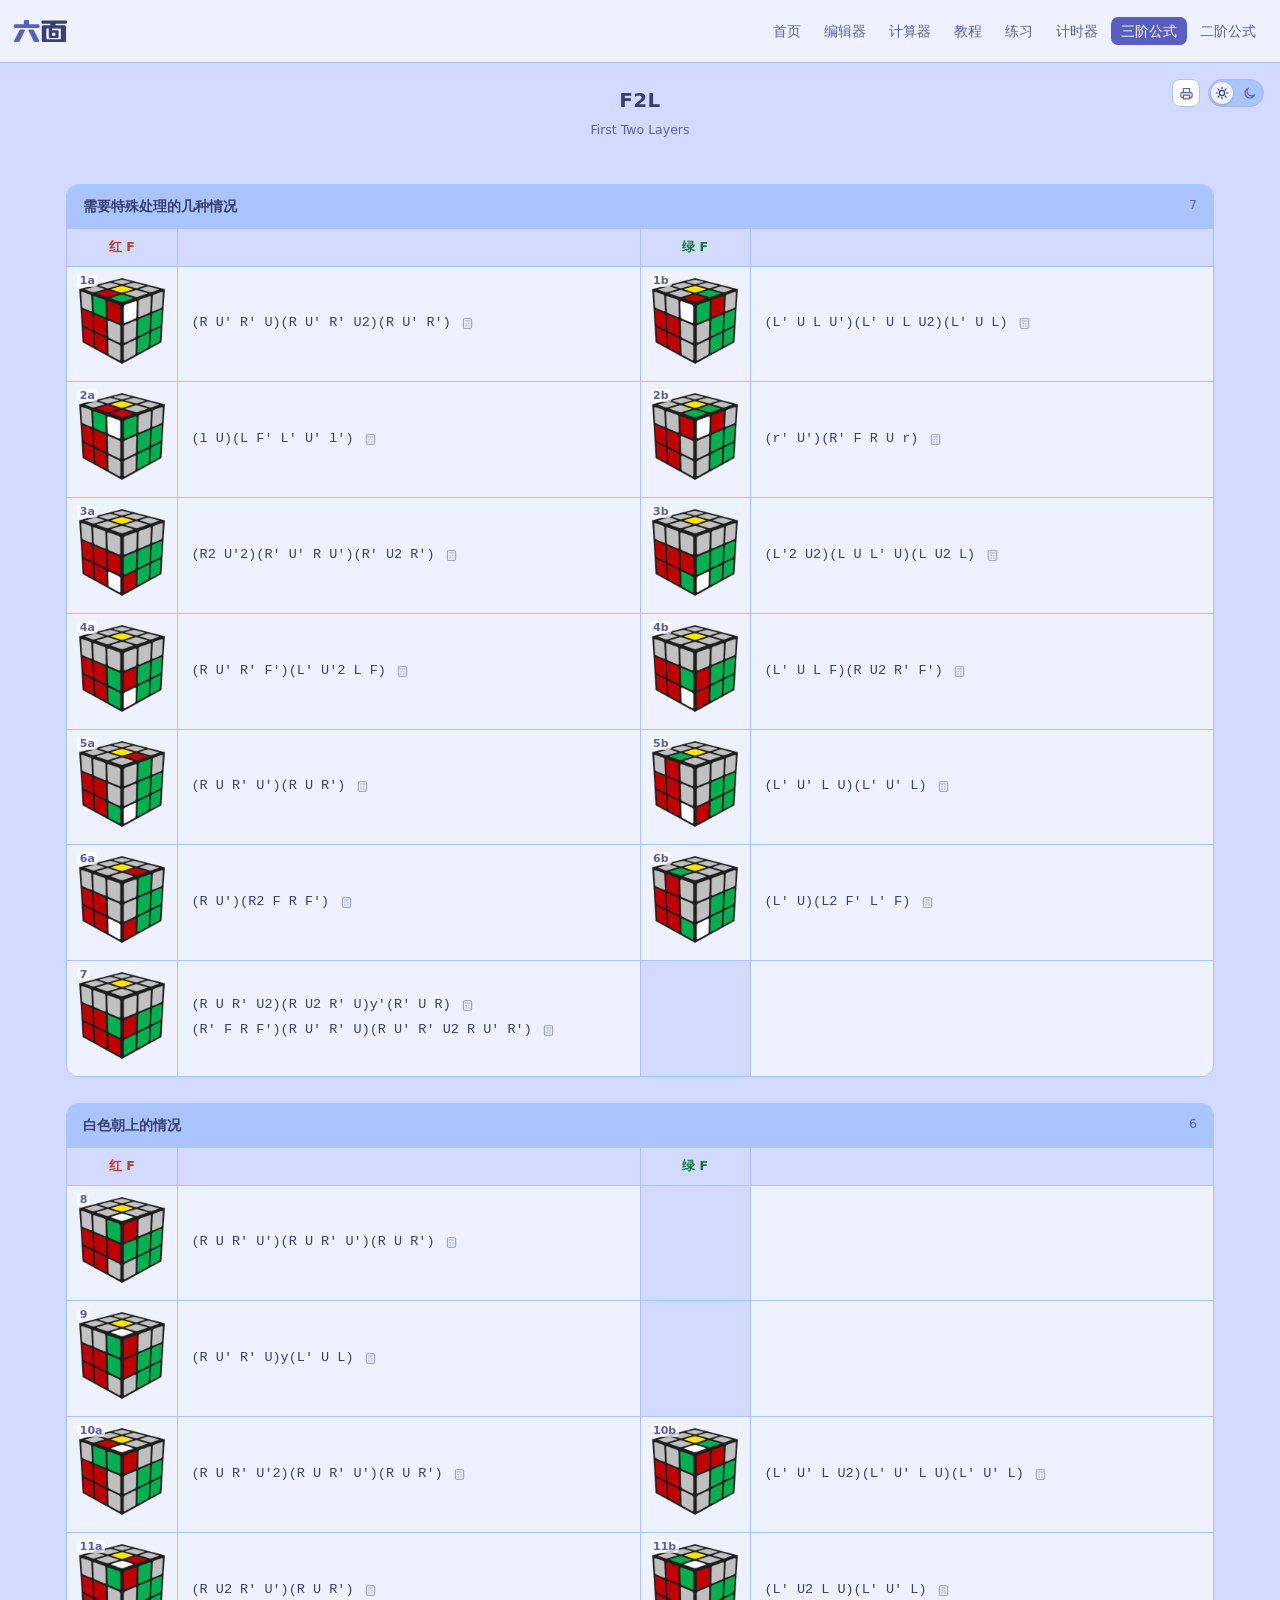
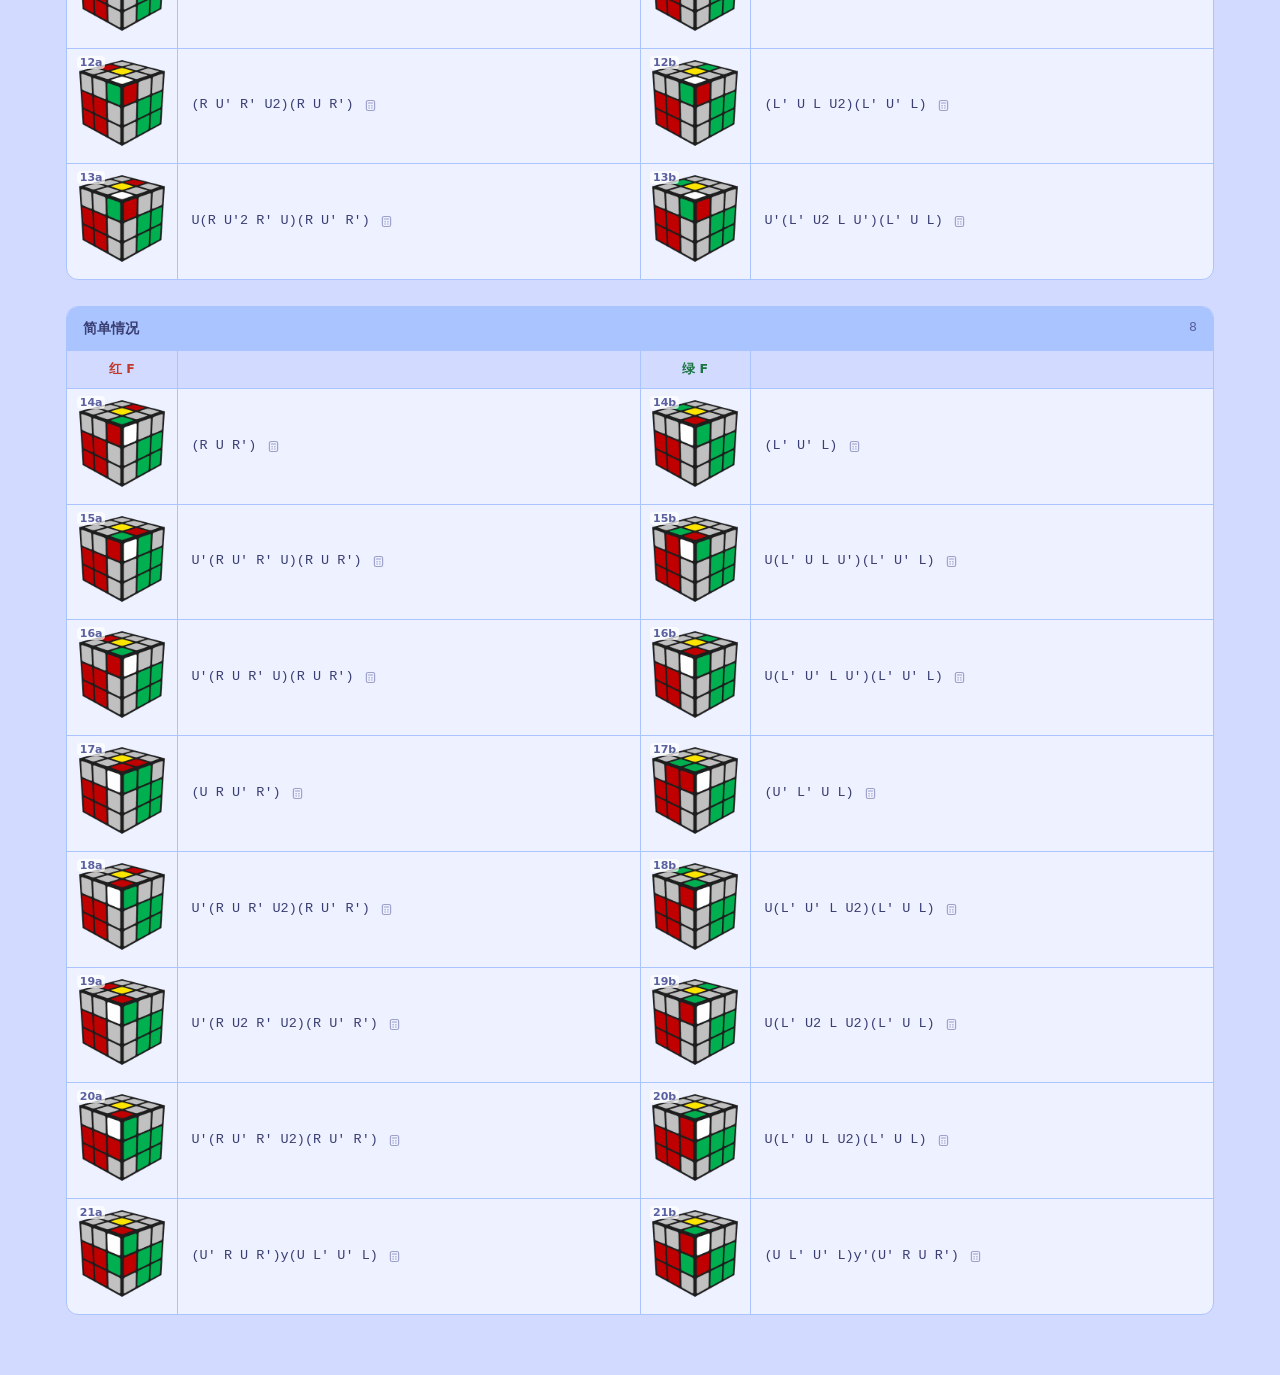
<file: f2l.html>
<!DOCTYPE html>
<html lang="zh-CN">
<head>
<meta charset="utf-8">
<meta name="viewport" content="width=device-width, initial-scale=1">
<title>六面 · F2L 公式合集</title>
<link rel="icon" type="image/x-icon" href="cube-64x64.ico">
<link rel="stylesheet" href="theme.css">
<style>
  /* 默认浅色（白底）；点右上角按钮切夜晚。不跟随系统 —— 这是打印/速查用的表。
     两套主题的所有颜色变量都在 theme.css 里，这里只管版式。 */
  *{box-sizing:border-box}
  body{margin:0;background:var(--bg);color:var(--text);
       font:14px/1.5 system-ui,-apple-system,"Segoe UI","PingFang SC","Microsoft YaHei",sans-serif}
  header{position:relative;padding:22px 20px 8px;text-align:center}
  /* 只管位置 —— 开关本身的样式（尺寸/底色/滑块）在 nav.css 里，七页共用 */
  .themebtn{position:absolute;right:16px;top:16px}
  /* 打印：只留按钮，样式交给下面 @media print 里那套白底黑字 */
  .printbtn{position:absolute;right:80px;top:16px;width:28px;height:28px;padding:0;
            border-radius:8px;background:var(--field);border:1px solid var(--line);
            color:var(--muted);cursor:pointer;display:grid;place-items:center;
            transition:color .12s,border-color .12s}
  .printbtn:hover{color:var(--accent-text);border-color:var(--accent-text)}
  .printbtn svg{width:15px;height:15px;display:block;fill:none;stroke:currentColor;
                stroke-width:1.9;stroke-linecap:round;stroke-linejoin:round}

  h1{margin:0;font-size:20px;letter-spacing:.02em}
  header p{margin:6px 0 0;color:var(--muted);font-size:12.5px}
  main{max-width:1180px;margin:0 auto;padding:10px 16px 60px}

  section{margin:26px 0 0;background:var(--card);border:1px solid var(--line);
          border-radius:12px;overflow:hidden}
  section > h2{margin:0;padding:11px 16px;font-size:14px;font-weight:600;
               background:var(--head-band);border-bottom:1px solid var(--line)}
  section > h2 .cnt{float:right;color:var(--muted);font-weight:400;font-size:12.5px}

  table{width:100%;border-collapse:collapse;table-layout:fixed}
  col.side{width:110px}
  col.formula{width:auto}
  th{padding:9px 12px;font-size:12.5px;font-weight:600;border-bottom:1px solid var(--line);
     border-right:1px solid var(--line);background:var(--chip)}
  th.red{color:var(--head-red)} th.green{color:var(--head-green)}
  th:last-child{border-right:none}
  td{border-bottom:1px solid var(--line);border-right:1px solid var(--line);vertical-align:middle}
  td:last-child{border-right:none}
  tr:last-child td{border-bottom:none}
  /* 图片是透明底 PNG，这一格就不铺底色，整页保持纯白 */
  td.pic{padding:6px;text-align:center}
  td.pic .box{position:relative;display:inline-block;line-height:0}
  /* 给图片预留高度（F2L 的图是 256x258），否则懒加载完成后整行会被撑高 */
  td.pic img{width:96px;height:auto;aspect-ratio:256/258;display:block;margin:0 auto;
             image-rendering:auto;border-radius:6px}
  /* 编号角标，和 oll/pll 一致 */
  td.pic .no{position:absolute;left:3px;top:1px;font-size:11px;font-weight:600;
             color:var(--muted);line-height:1;background:var(--badge);
             padding:1px 3px;border-radius:4px}
  td.f{padding:10px 14px}
  td.empty{background:var(--chip)}

  /* 公式：等宽，点一下复制 */
  code{font:13.5px/1.7 ui-monospace,SFMono-Regular,Menlo,Consolas,monospace;
       cursor:pointer;word-break:break-word;border-radius:5px;padding:2px 5px;margin:-2px -5px}
  code:hover{background:var(--chip)}
  code.copied{background:var(--accent);color:var(--on-accent, #fff)}
  /* 「在计算器里打开」：把公式带过去，省得手抄。
     一列里几十个这种钮，常亮会抢公式的戏 —— 平时只留一个淡淡的计算器图标，
     指到哪一行（或指到按钮本身）才亮成实心圆钮。 */
  a.tocalc{flex:none;align-self:center;display:inline-flex;align-items:center;
           justify-content:center;width:20px;height:20px;margin-left:7px;
           border-radius:50%;color:var(--muted);background:transparent;
           border:1px solid transparent;opacity:.55;text-decoration:none;
           transition:opacity .14s,color .14s,background .14s,border-color .14s,
                      transform .14s,box-shadow .14s}
  a.tocalc svg{width:13px;height:13px;display:block}
  tr:hover a.tocalc,a.tocalc:hover,a.tocalc:focus-visible{opacity:1}
  a.tocalc:hover,a.tocalc:focus-visible{color:var(--on-accent, #fff);background:var(--accent);
           border-color:var(--accent);transform:translateY(-1px);box-shadow:0 2px 7px #00000026}
  @media (hover:none){a.tocalc{opacity:1}}
  .fw{display:flex;flex-wrap:wrap;align-items:baseline;margin:2px 0}

  /* 复制提示 */
  #toast{position:fixed;left:50%;bottom:26px;transform:translateX(-50%) translateY(12px);
         background:#111a;color:#fff;padding:8px 16px;border-radius:8px;font-size:13px;
         opacity:0;pointer-events:none;transition:.18s}
  #toast.on{opacity:1;transform:translateX(-50%) translateY(0)}

  /* 左边这条「三阶公式」目录：和教程页 / 二阶那两页那条同一套做法 ——
     固定在正文左侧（导航条底下），窄屏收起；当前这一页那条高亮。
     ⚠ 这一页的表格里有 <col class="side">（F2L 那种「图 + 公式」两列），
     所以这里的规则必须限定成 nav.side，不能裸写 .side —— 否则打印时
     「.side{display:none}」会把那两列一起藏掉，列宽全乱。 */
  /* 这一页正文宽 1180（F2L 表要两列「图 + 公式」），比别的公式页（880）宽一截，
     目录得跟着往左让，否则会压在表上：
       正文左边缘 = 50% - 1180/2 = 50% - 590
       目录左边   = 正文左边缘 - 152（目录宽）- 16（留白）= 50% - 758
     窄到两边放不下（< 1544px）就整条收起来。 */
  nav.side{position:fixed;width:152px;display:flex;flex-direction:column;gap:2px;z-index:3;
        top:calc(var(--nav-h, 63px) + 16px);left:max(14px, calc(50% - 758px));
        align-items:flex-start}
  nav.side a{color:var(--muted);text-decoration:none;font-size:12.5px;line-height:1.5;
          padding:4px 9px;border-radius:7px;border-left:2px solid transparent;white-space:nowrap}
  nav.side a:hover{color:var(--accent-text);background:var(--chip)}
  nav.side a.on{color:var(--text);border-left-color:var(--accent);background:var(--chip)}
  @media (max-width:1544px){ nav.side{display:none} }

  @media (max-width:720px){
    col.side{width:78px}
    td.pic img{width:64px}
    td.f{padding:8px 10px}
    code{font-size:12.5px}
  }
  @media print{
    body{background:#fff;color:#000}
    .themebtn,.printbtn,nav.side{display:none}
    a.tocalc{display:none}
    /* 打印分页：卡片别拦着分页 —— break-inside:avoid + overflow:hidden 会让整张表
       变成「不可拆分的一块」，这一页装不下就整节推到下一页，标题也跟着单独占一页。
       现在让表格跨页接着排，只禁止「一行被劈成两半」；标题不落在页尾当孤儿。 */
    main{padding:0}
    header{padding:0 0 6px;break-after:avoid}
    section{break-inside:auto;overflow:visible;border-radius:0;border-color:#999;margin:10px 0 0}
    section > h2{break-after:avoid;border-radius:0}
    tr{break-inside:avoid}
    /* 打印：纸上比屏幕费眼 —— 表格框线加粗、公式文字调大 */
    table{border:2px solid #333}
    th,td{border:1px solid #333}
    th{border-bottom-width:2px}
    code{font-size:15px;font-weight:600}
    thead{display:table-header-group}   /* 换页后红/绿 F 表头再来一遍 */
    code:hover{background:none}
    #toast{display:none}
  }
</style>
<link rel="stylesheet" href="nav.css">
<script>/* 主题必须在首次绘制前定好，否则会先用浅色画一遍再翻深色（闪一下） */
try{if(localStorage.getItem('cube-theme')==='dark')document.documentElement.dataset.theme='dark'}catch(e){}</script>
</head>
<body>
  <nav class="side" aria-label="三阶公式目录">
    <a class="on" href="f2l.html">F2L · 39 种</a>
    <a href="oll.html">OLL · 57 种</a>
    <a href="pll.html">PLL · 21 种</a>
  </nav>


<script src="nav.js"></script>
<header>
  <h1>F2L</h1>
  <p>First Two Layers</p>
  <button class="themebtn" id="themebtn" type="button" title="切到夜晚"></button>
  <button class="printbtn" id="printbtn" type="button" title="打印 / 存成 PDF"
          aria-label="打印"><svg viewBox="0 0 24 24"><path d="M7 10.5V4h10v6.5"/><path
    d="M7 18.5H5.2A2.2 2.2 0 0 1 3 16.3v-3.6a2.2 2.2 0 0 1 2.2-2.2h13.6A2.2 2.2 0 0 1 21 12.7v3.6a2.2 2.2 0 0 1-2.2 2.2H17"/><path
    d="M7 14.5h10v6H7z"/></svg></button>
</header>

<main id="app"></main>

<div id="toast"></div>

<script>
/* 数据：三节，每节若干行；每行左右两格（左=a 红色为F面，右=b 绿色为F面）。
   图片取自 f2l/ 目录，文件名形如 f2l-01a-256x258.png。
   公式严格照原表誊录（含原表的 U'2 / L'2 这类写法）。 */
var SECTIONS = [
  {
    title: '需要特殊处理的几种情况',
    rows: [
      { a: '01a', b: '01b',
        af: "(R U' R' U)(R U' R' U2)(R U' R')",
        bf: "(L' U L U')(L' U L U2)(L' U L)" },
      { a: '02a', b: '02b',
        af: "(l U)(L F' L' U' l')",
        bf: "(r' U')(R' F R U r)" },
      { a: '03a', b: '03b',
        af: "(R2 U'2)(R' U' R U')(R' U2 R')",
        bf: "(L'2 U2)(L U L' U)(L U2 L)" },
      { a: '04a', b: '04b',
        af: "(R U' R' F')(L' U'2 L F)",
        bf: "(L' U L F)(R U2 R' F')" },
      { a: '05a', b: '05b',
        af: "(R U R' U')(R U R')",
        bf: "(L' U' L U)(L' U' L)" },
      { a: '06a', b: '06b',
        af: "(R U')(R2 F R F')",
        bf: "(L' U)(L2 F' L' F)" },
      // 这一行左格有两条公式，右格为空
      { a: '07', b: null,
        af: "(R U R' U2)(R U2 R' U)y'(R' U R)\n(R' F R F')(R U' R' U)(R U' R' U2 R U' R')",
        bf: null }
    ]
  },
  {
    title: '白色朝上的情况',
    rows: [
      { a: '08', b: null, af: "(R U R' U')(R U R' U')(R U R')", bf: null },
      { a: '09', b: null, af: "(R U' R' U)y(L' U L)", bf: null },
      { a: '10a', b: '10b',
        af: "(R U R' U'2)(R U R' U')(R U R')",
        bf: "(L' U' L U2)(L' U' L U)(L' U' L)" },
      { a: '11a', b: '11b',
        af: "(R U2 R' U')(R U R')",
        bf: "(L' U2 L U)(L' U' L)" },
      { a: '12a', b: '12b',
        af: "(R U' R' U2)(R U R')",
        bf: "(L' U L U2)(L' U' L)" },
      { a: '13a', b: '13b',
        af: "U(R U'2 R' U)(R U' R')",
        bf: "U'(L' U2 L U')(L' U L)" }
    ]
  },
  {
    title: '简单情况',
    rows: [
      { a: '14a', b: '14b', af: "(R U R')", bf: "(L' U' L)" },
      { a: '15a', b: '15b',
        af: "U'(R U' R' U)(R U R')",
        bf: "U(L' U L U')(L' U' L)" },
      { a: '16a', b: '16b',
        af: "U'(R U R' U)(R U R')",
        bf: "U(L' U' L U')(L' U' L)" },
      { a: '17a', b: '17b', af: "(U R U' R')", bf: "(U' L' U L)" },
      { a: '18a', b: '18b',
        af: "U'(R U R' U2)(R U' R')",
        bf: "U(L' U' L U2)(L' U L)" },
      { a: '19a', b: '19b',
        af: "U'(R U2 R' U2)(R U' R')",
        bf: "U(L' U2 L U2)(L' U L)" },
      { a: '20a', b: '20b',
        af: "U'(R U' R' U2)(R U' R')",
        bf: "U(L' U L U2)(L' U L)" },
      { a: '21a', b: '21b',
        af: "(U' R U R')y(U L' U' L)",
        bf: "(U L' U' L)y'(U' R U R')" }
    ]
  }
];

var IMG = function (name) { return 'f2l/f2l-' + name + '-256x258.png'; };

function esc(s) {
  return String(s).replace(/[&<>]/g, function (c) {
    return { '&': '&amp;', '<': '&lt;', '>': '&gt;' }[c];
  });
}
/* 「在计算器里打开」的小图标：一台计算器（显示屏 + 四个键）。
   内联 SVG，跟着 currentColor 走，白天/夜晚都不用改。 */
var CALC_ICON = '<svg viewBox="0 0 24 24" aria-hidden="true" focusable="false">' +
  '<rect x="4.4" y="2.8" width="15.2" height="18.4" rx="3.2" fill="none" ' +
  'stroke="currentColor" stroke-width="2.1"/>' +
  '<path d="M8.1 7.4h7.8" fill="none" stroke="currentColor" stroke-width="2.1" ' +
  'stroke-linecap="round"/>' +
  '<circle cx="9.4" cy="12.3" r="1.35" fill="currentColor"/>' +
  '<circle cx="14.6" cy="12.3" r="1.35" fill="currentColor"/>' +
  '<circle cx="9.4" cy="16.6" r="1.35" fill="currentColor"/>' +
  '<circle cx="14.6" cy="16.6" r="1.35" fill="currentColor"/></svg>';
/* 一行里可能有多条公式（换行分隔），逐条渲染成可点的 code */
function toCalc(alg, id) {
  // F2L 的 **b 版**是「绿色为 F 面」写的（01b、02b…），要告诉计算器，让它按 y 公式 y' 执行。
  // 约定：hash 以 @g: 开头表示「绿面朝前」。
  // 判据写成「数字 + b」，不要写成 /b$/ —— 别的页面（PLL 的 Ab/Gb/Nb…）里那个 b
  // 是「第二个变体」的意思，和这里毫无关系，一个 /b$/ 会把它们全当成 b 版。
  var green = /^\d+b$/.test(String(id || ''));
  var frag = (green ? '@g:' : '') + encodeURIComponent(alg);
  var tip = '在计算器里打开这条公式' + (green ? '（绿色为 F 面）' : '');
  return '<a class="tocalc" href="calc.html#' + frag + '" title="' + tip +
         '" aria-label="' + tip + '">' + CALC_ICON + '</a>';
}
function formulas(text, id) {
  if (!text) return '';
  return text.split('\n').map(function (line) {
    return '<span class="fw"><code>' + esc(line) + '</code>' + toCalc(line, id) + '</span>';
  }).join('');
}
function pic(name, alt) {
  if (!name) return '<td class="empty"></td>';
  // 角标去掉前导 0（01a -> 1a）；文件名不能动，磁盘上就叫 01a
  var label = name.replace(/^0+/, '');
  return '<td class="pic"><span class="box"><img src="' + IMG(name) + '" data-zoom alt="' +
         esc(alt) + '" loading="lazy"><span class="no">' + esc(label) +
         '</span></span></td>';
}

var html = '';
SECTIONS.forEach(function (sec) {
  html += '<section><h2>' + esc(sec.title) +
          '<span class="cnt">' + sec.rows.length + '</span></h2><table>' +
          '<colgroup><col class="side"><col class="formula">' +
          '<col class="side"><col class="formula"></colgroup>' +
          '<thead><tr>' +
          '<th class="red">红 F</th><th></th>' +
          '<th class="green">绿 F</th><th></th>' +
          '</tr></thead><tbody>';
  sec.rows.forEach(function (r) {
    html += '<tr>' +
      pic(r.a, r.af) + '<td class="f">' + formulas(r.af, r.a) + '</td>' +
      pic(r.b, r.bf) + '<td class="f">' + formulas(r.bf, r.b) + '</td>' +
      '</tr>';
  });
  html += '</tbody></table></section>';
});
document.getElementById('app').innerHTML = html;
/* 下次从导航条 / 首页点「三阶公式」要回到这一次看的那一页（nav.js 读这个键）——
   和教程那两页、二阶那两页一个做法：键名是这一组的第一个页面 */
try { localStorage.setItem('cube-last:f2l.html', 'f2l.html'); } catch (e) {}
/* 夜晚模式 */
var root = document.documentElement, themeBtn = document.getElementById('themebtn');
function applyTheme(t) {
  root.dataset.theme = t;
  themeBtn.title = t === 'dark' ? '切到白天' : '切到夜晚';
  try { localStorage.setItem('cube-theme', t); } catch (e) {}
}
var saved = null;
try { saved = localStorage.getItem('cube-theme'); } catch (e) {}
applyTheme(saved === 'dark' ? 'dark' : 'light');
themeBtn.addEventListener('click', function () {
  applyTheme(root.dataset.theme === 'dark' ? 'light' : 'dark');
});

// 打印：旁边那个按钮直接调浏览器的打印（可以在打印对话框里选「存成 PDF」）
document.getElementById('printbtn').addEventListener('click', function () { window.print(); });

/* 点公式复制 */
var toastEl = document.getElementById('toast'), toastTimer = null;
function toast(msg) {
  toastEl.textContent = msg;
  toastEl.classList.add('on');
  clearTimeout(toastTimer);
  toastTimer = setTimeout(function () { toastEl.classList.remove('on'); }, 1400);
}
function fallbackCopy(text) {
  var ta = document.createElement('textarea');
  ta.value = text;
  ta.style.position = 'fixed'; ta.style.opacity = '0';
  document.body.appendChild(ta); ta.select();
  try { document.execCommand('copy'); toast(text); }
  catch (e) { toast('复制失败，请手动选择'); }
  ta.remove();
}
document.getElementById('app').addEventListener('click', function (e) {
  var el = e.target.closest ? e.target.closest('code') : null;
  if (!el) return;
  var text = el.textContent;
  // 去掉公式里的空格，粘进播放器/脚本更省事
  var compact = text.replace(/\s+/g, '');
  function done() {
    el.classList.add('copied');
    setTimeout(function () { el.classList.remove('copied'); }, 600);
  }
  if (navigator.clipboard && window.isSecureContext) {
    navigator.clipboard.writeText(compact).then(function () { done(); toast(compact); },
                                                function () { fallbackCopy(compact); done(); });
  } else {
    fallbackCopy(compact); done();
  }
});
</script>
</body>
</html>
</file>
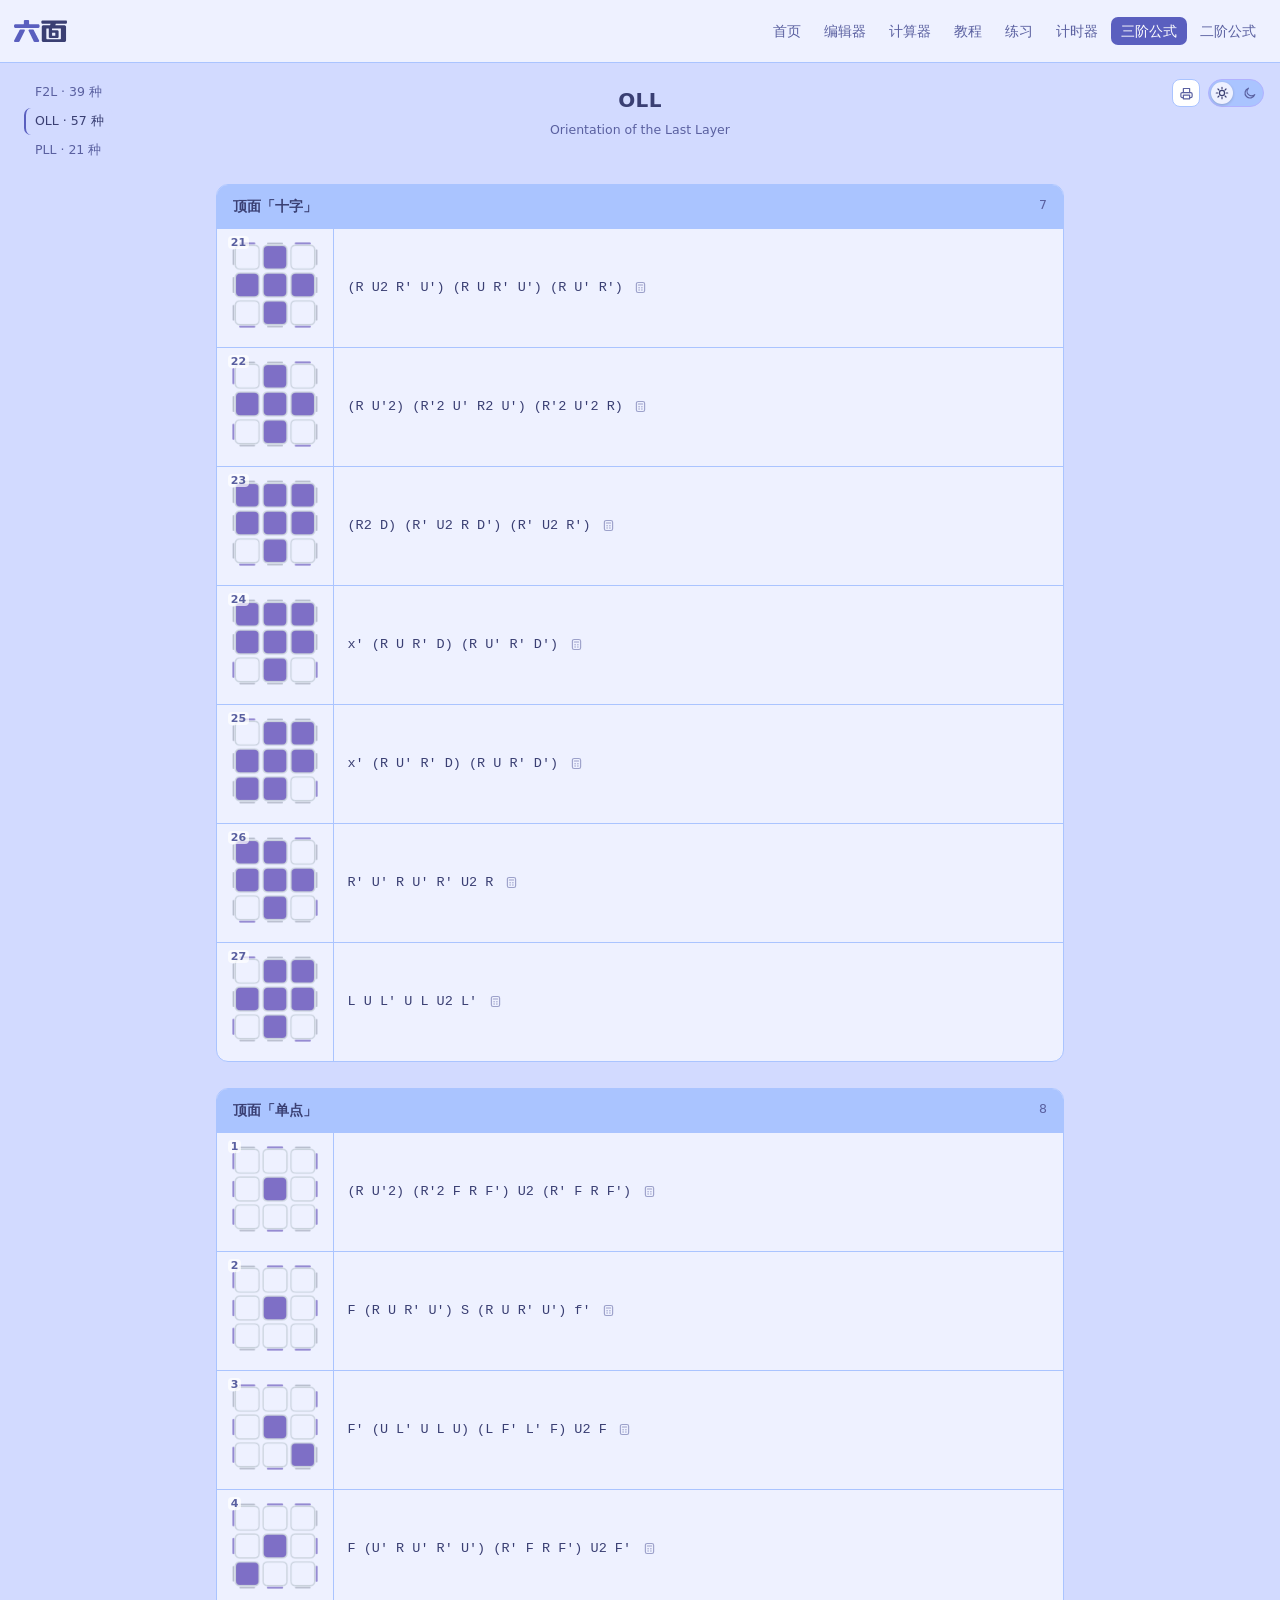
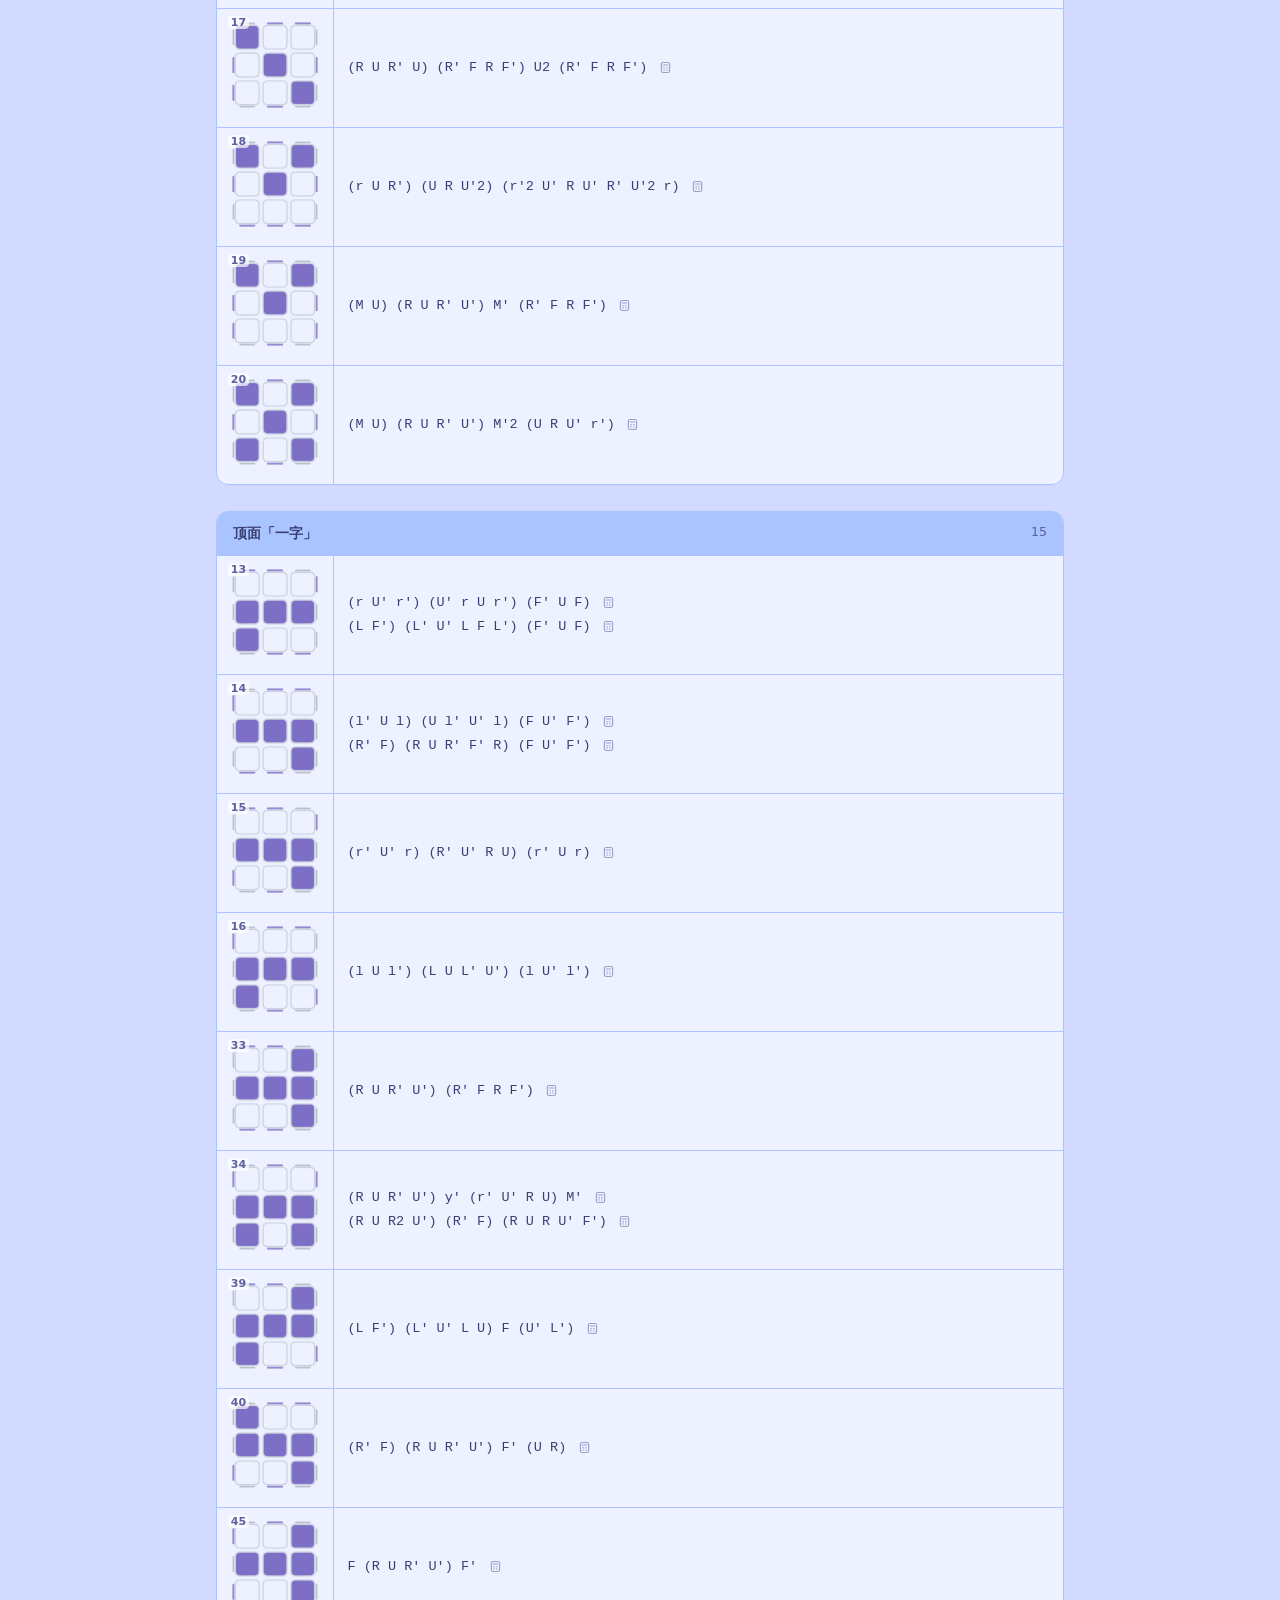
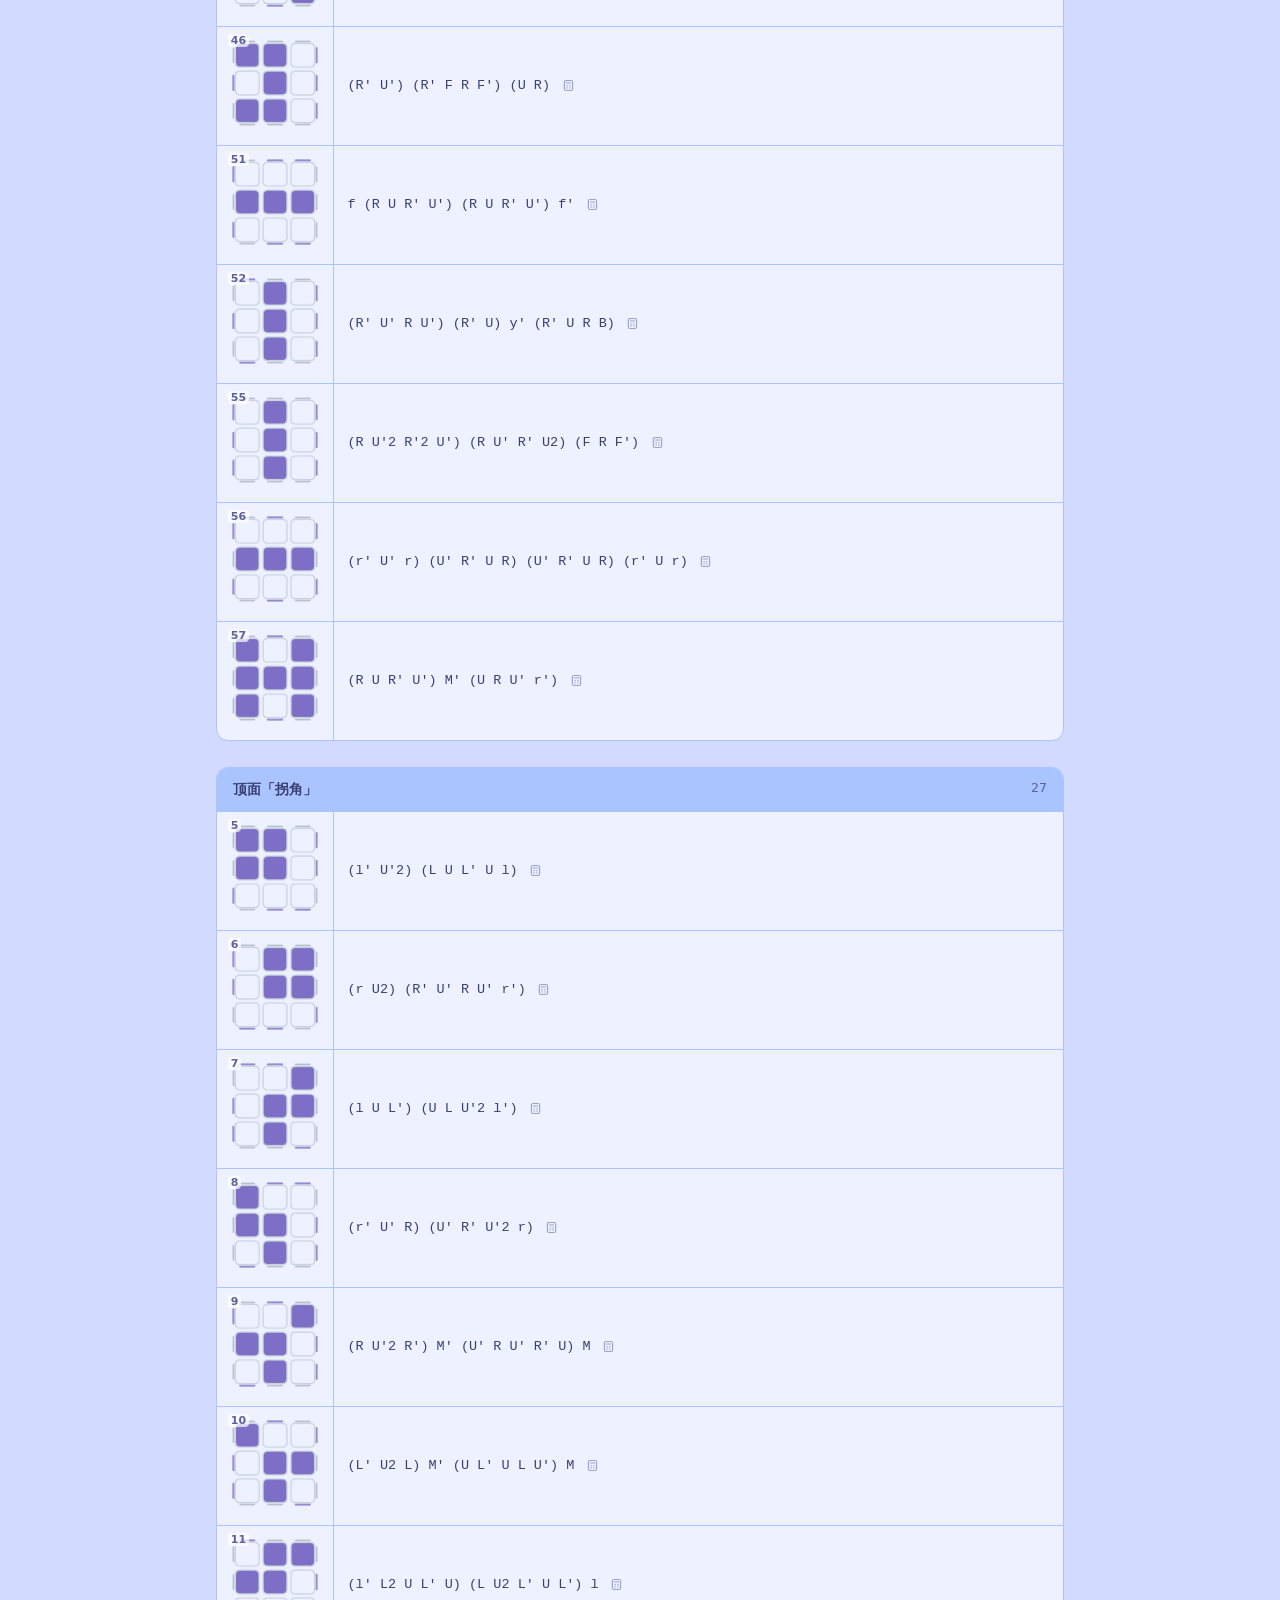
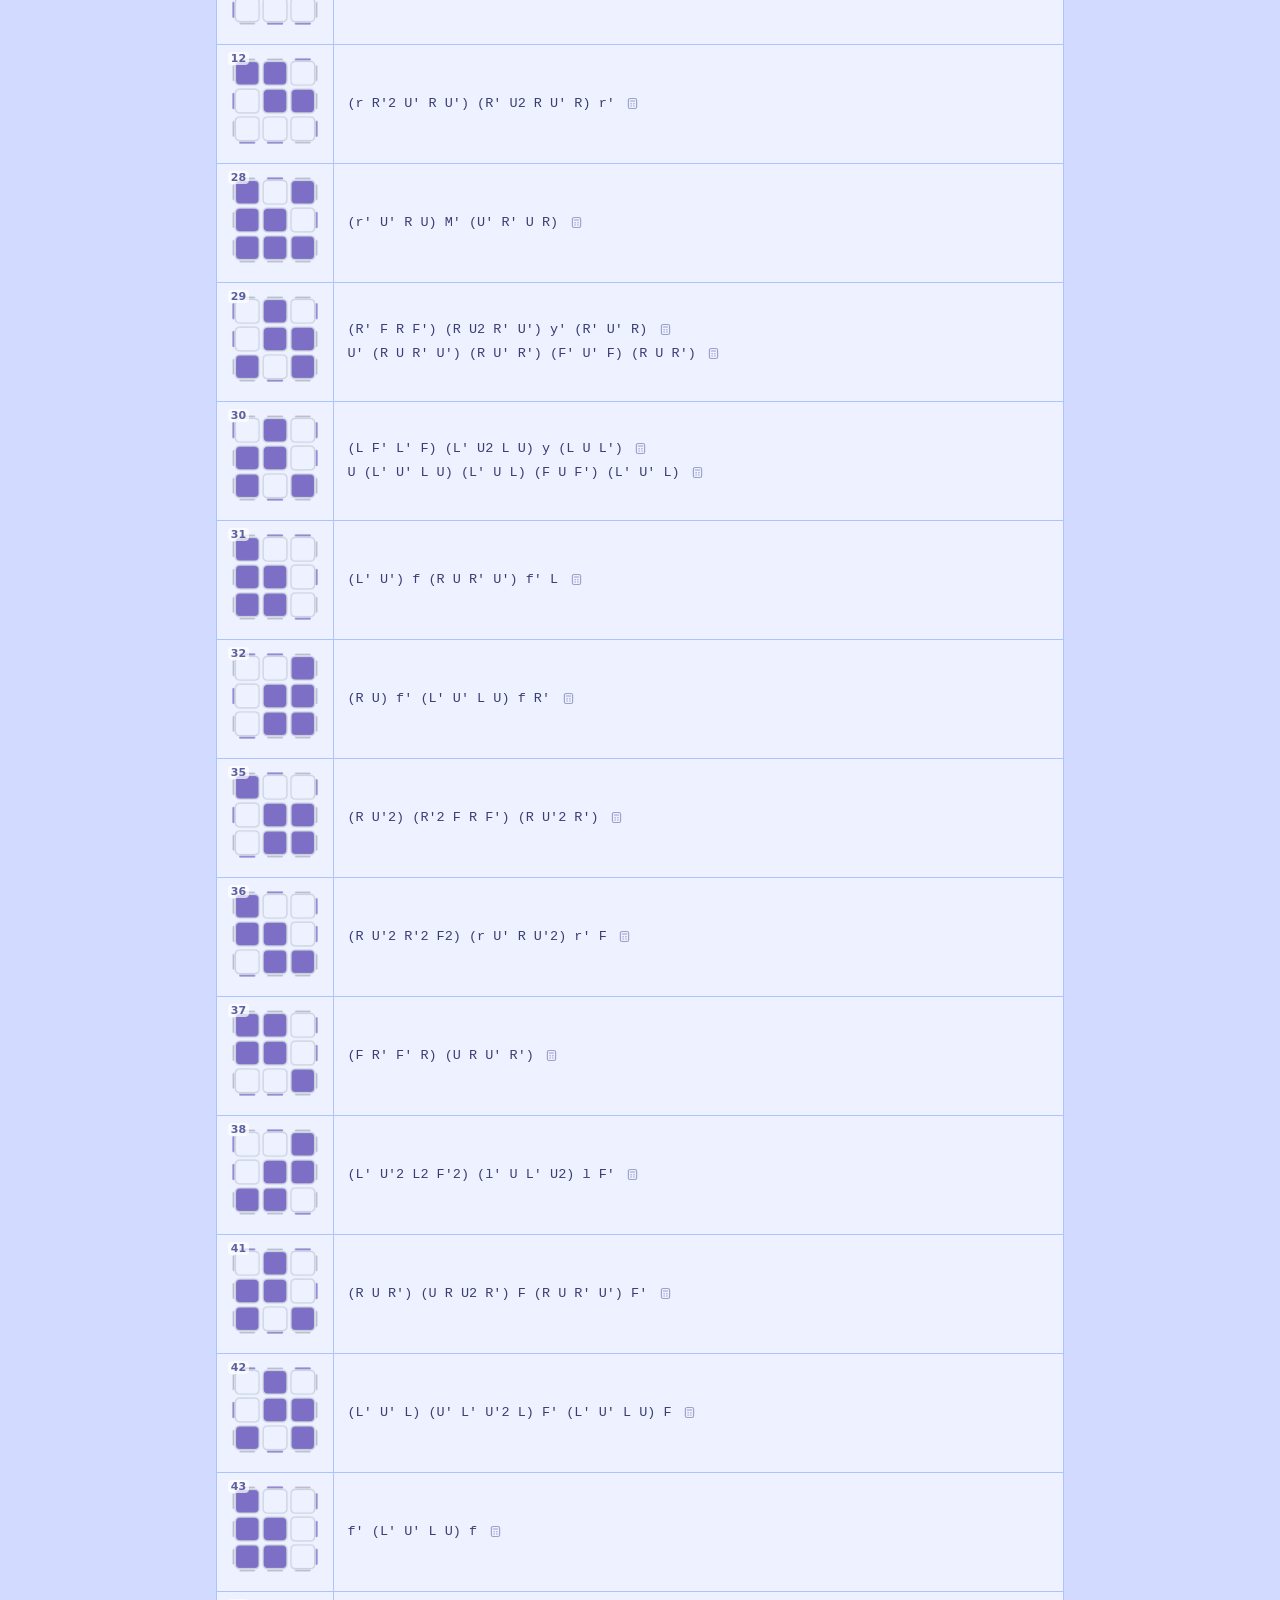
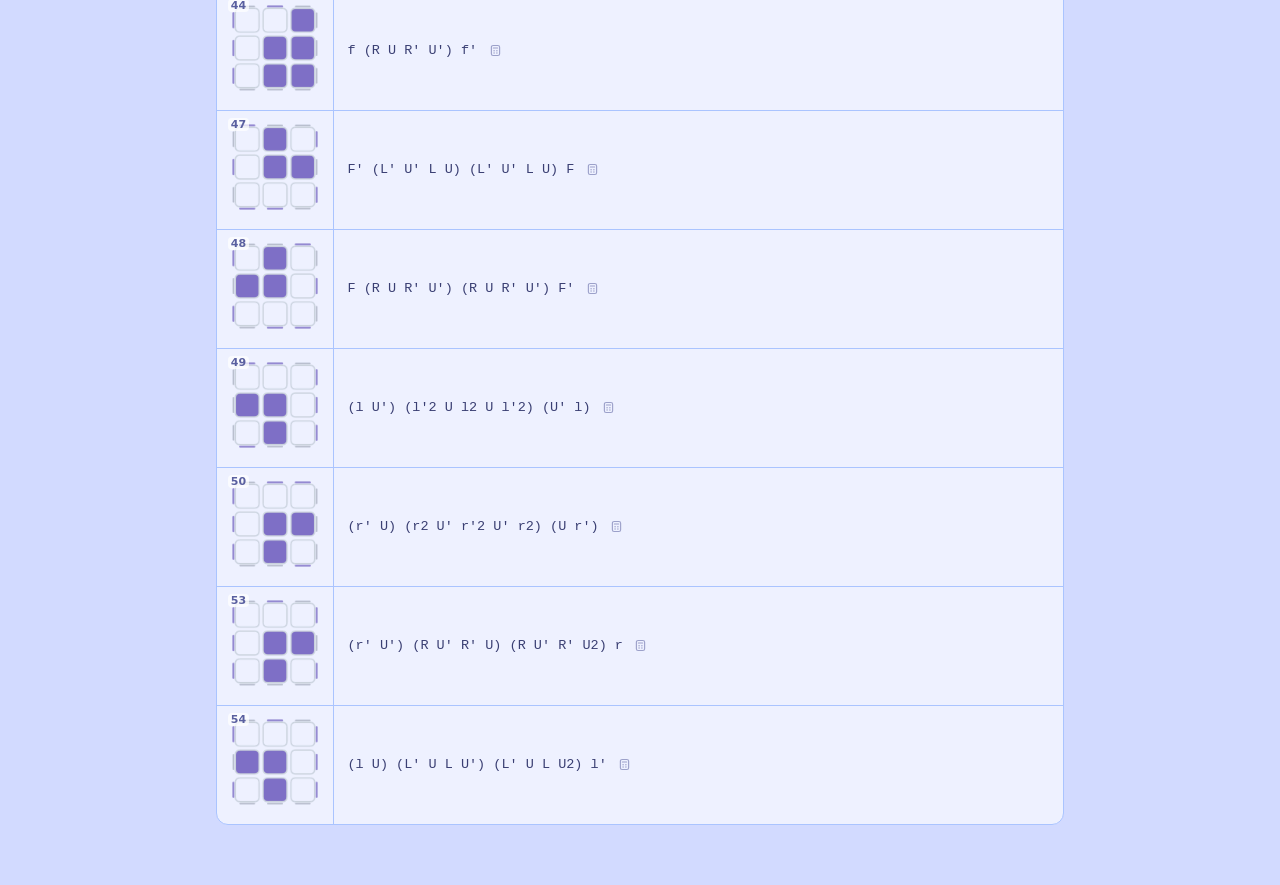
<file: oll.html>
<!DOCTYPE html>
<html lang="zh-CN">
<head>
<meta charset="utf-8">
<meta name="viewport" content="width=device-width, initial-scale=1">
<title>六面 · OLL 公式合集</title>
<link rel="icon" type="image/x-icon" href="cube-64x64.ico">
<link rel="stylesheet" href="theme.css">
<link rel="stylesheet" href="nav.css">
<script>/* 主题必须在首次绘制前定好，否则会先用浅色画一遍再翻深色（闪一下） */
try{if(localStorage.getItem('cube-theme')==='dark')document.documentElement.dataset.theme='dark'}catch(e){}</script>
<style>
  /* 默认浅色（白底）；点右上角按钮切夜晚。不跟随系统 —— 这是打印/速查用的表。
     两套主题的所有颜色变量都在 theme.css 里，这里只管版式。 */
  *{box-sizing:border-box}
  body{margin:0;background:var(--bg);color:var(--text);
       font:14px/1.5 system-ui,-apple-system,"Segoe UI","PingFang SC","Microsoft YaHei",sans-serif}
  header{position:relative;padding:22px 20px 8px;text-align:center}
  h1{margin:0;font-size:20px;letter-spacing:.02em}
  header p{margin:6px 0 0;color:var(--muted);font-size:12.5px}
  /* 只管位置 —— 开关本身的样式（尺寸/底色/滑块）在 nav.css 里，七页共用 */
  .themebtn{position:absolute;right:16px;top:16px}
  /* 打印：只留按钮，样式交给下面 @media print 里那套白底黑字 */
  .printbtn{position:absolute;right:80px;top:16px;width:28px;height:28px;padding:0;
            border-radius:8px;background:var(--field);border:1px solid var(--line);
            color:var(--muted);cursor:pointer;display:grid;place-items:center;
            transition:color .12s,border-color .12s}
  .printbtn:hover{color:var(--accent-text);border-color:var(--accent-text)}
  .printbtn svg{width:15px;height:15px;display:block;fill:none;stroke:currentColor;
                stroke-width:1.9;stroke-linecap:round;stroke-linejoin:round}

  main{max-width:880px;margin:0 auto;padding:10px 16px 60px}

  section{margin:26px 0 0;background:var(--card);border:1px solid var(--line);
          border-radius:12px;overflow:hidden}
  section > h2{margin:0;padding:11px 16px;font-size:14px;font-weight:600;
               background:var(--head-band);border-bottom:1px solid var(--line)}
  section > h2 .cnt{float:right;color:var(--muted);font-weight:400;font-size:12.5px}

  table{width:100%;border-collapse:collapse;table-layout:fixed}
  col.pic{width:116px}
  th{padding:9px 12px;font-size:12.5px;font-weight:600;text-align:left;
     border-bottom:1px solid var(--line);border-right:1px solid var(--line);background:var(--chip)}
  th:last-child{border-right:none}
  td{border-bottom:1px solid var(--line);border-right:1px solid var(--line);vertical-align:middle}
  td:last-child{border-right:none}
  tr:last-child td{border-bottom:none}
  /* 图是透明底 PNG，这一格不铺底色，跟随页面底色 */
  td.pic{padding:6px;text-align:center}
  td.pic .box{position:relative;display:inline-block;line-height:0}
  /* 给图片预留高度：图片是懒加载的，不写 aspect-ratio 的话
     加载完成前高度为 0，加载后整行会被撑高 —— 也是一次跳动 */
  td.pic img{width:100px;height:auto;aspect-ratio:1/1;display:block;border-radius:6px}
  td.pic .no{position:absolute;left:3px;top:1px;font-size:11px;font-weight:600;
             color:var(--muted);line-height:1;background:var(--badge);padding:1px 3px;border-radius:4px}
  td.f{padding:11px 14px}
  td.empty{background:var(--chip)}
  .todo{color:var(--muted);font-size:12.5px;font-style:italic}

  code{font:13.5px/1.75 ui-monospace,SFMono-Regular,Menlo,Consolas,monospace;
       cursor:pointer;word-break:break-word;border-radius:5px;padding:2px 5px;margin:-2px -5px}
  code:hover{background:var(--chip)}
  code.copied{background:var(--accent);color:var(--on-accent, #fff)}
  /* 「在计算器里打开」：把公式带过去，省得手抄。
     一列里几十个这种钮，常亮会抢公式的戏 —— 平时只留一个淡淡的计算器图标，
     指到哪一行（或指到按钮本身）才亮成实心圆钮。 */
  a.tocalc{flex:none;display:inline-flex;align-items:center;justify-content:center;
           width:20px;height:20px;margin-left:8px;border-radius:50%;
           color:var(--muted);background:transparent;border:1px solid transparent;
           opacity:.55;text-decoration:none;
           transition:opacity .14s,color .14s,background .14s,border-color .14s,
                      transform .14s,box-shadow .14s}
  a.tocalc svg{width:13px;height:13px;display:block}
  tr:hover a.tocalc,a.tocalc:hover,a.tocalc:focus-visible{opacity:1}
  a.tocalc:hover,a.tocalc:focus-visible{color:var(--on-accent, #fff);background:var(--accent);
           border-color:var(--accent);transform:translateY(-1px);box-shadow:0 2px 7px #00000026}
  @media (hover:none){a.tocalc{opacity:1}}
  /* 注意：不要在 td 上用 display:flex —— 单元格会不再是 table-cell，
     行高和列宽随之全乱。让公式和按钮自然内联排即可。 */
  td.f code{vertical-align:middle}
  td.f a.tocalc{vertical-align:middle}

  /* 图片点一下看大图：光标（放大镜）和悬停那圈边由 nav.css 的 img[data-zoom] 负责 */

  #toast{position:fixed;left:50%;bottom:26px;transform:translateX(-50%) translateY(12px);
         background:#111c;color:#fff;padding:8px 16px;border-radius:8px;font-size:13px;
         opacity:0;pointer-events:none;transition:.18s}
  #toast.on{opacity:1;transform:translateX(-50%) translateY(0)}

  /* 左边这条「三阶公式」目录：和教程页 / 二阶那两页那条同一套做法 ——
     固定在正文左侧（导航条底下），窄屏收起；当前这一页那条高亮 */
  nav.side{position:fixed;width:152px;display:flex;flex-direction:column;gap:2px;z-index:3;
        top:calc(var(--nav-h, 63px) + 16px);left:max(14px, calc(50% - 616px));
        align-items:flex-start}
  nav.side a{color:var(--muted);text-decoration:none;font-size:12.5px;line-height:1.5;
          padding:4px 9px;border-radius:7px;border-left:2px solid transparent;white-space:nowrap}
  nav.side a:hover{color:var(--accent-text);background:var(--chip)}
  nav.side a.on{color:var(--text);border-left-color:var(--accent);background:var(--chip)}
  @media (max-width:1240px){ nav.side{display:none} }

  @media (max-width:720px){
    col.pic{width:86px}
    td.pic img{width:72px}
    td.f{padding:8px 10px}
    code{font-size:12.5px}
  }
  @media print{
    body{background:#fff;color:#000}
    /* 打印分页：卡片别拦着分页 —— break-inside:avoid + overflow:hidden 会让整张表
       变成「不可拆分的一块」，这一页装不下就整节推到下一页，标题也跟着单独占一页。
       现在让表格跨页接着排，只禁止「一行被劈成两半」；标题不落在页尾当孤儿。 */
    main{padding:0}
    header{padding:0 0 6px;break-after:avoid}
    section{break-inside:auto;overflow:visible;border-radius:0;border-color:#999;margin:10px 0 0}
    section > h2{break-after:avoid;border-radius:0}
    tr{break-inside:avoid}
    /* 打印：纸上比屏幕费眼 —— 表格框线加粗、公式文字调大 */
    table{border:2px solid #333}
    th,td{border:1px solid #333}
    th{border-bottom-width:2px}
    code{font-size:15px;font-weight:600}
    .themebtn,.printbtn,nav.side{display:none}
    a.tocalc{display:none}
    code:hover{background:none}
    #toast{display:none}
  }
</style>
</head>
<body>
  <nav class="side" aria-label="三阶公式目录">
    <a href="f2l.html">F2L · 39 种</a>
    <a class="on" href="oll.html">OLL · 57 种</a>
    <a href="pll.html">PLL · 21 种</a>
  </nav>

<script src="nav.js"></script>
<header>
  <h1>OLL</h1>
  <p>Orientation of the Last Layer</p>
  <button class="themebtn" id="themebtn" type="button" title="切到夜晚"></button>
  <button class="printbtn" id="printbtn" type="button" title="打印 / 存成 PDF"
          aria-label="打印"><svg viewBox="0 0 24 24"><path d="M7 10.5V4h10v6.5"/><path
    d="M7 18.5H5.2A2.2 2.2 0 0 1 3 16.3v-3.6a2.2 2.2 0 0 1 2.2-2.2h13.6A2.2 2.2 0 0 1 21 12.7v3.6a2.2 2.2 0 0 1-2.2 2.2H17"/><path
    d="M7 14.5h10v6H7z"/></svg></button>
</header>
<main id="app"></main>
<div id="toast"></div>
<script>
/* 数据：每节若干情况，每条 = [编号, 公式]。公式为空串表示留空。
   图片取自 oll/ 目录。公式来自知乎「小狼啊小狼」系列，
   逐条用 tools/verify.py 校验过「照图摆好直接就能用」。 */
var SECTIONS = [
  { "title": "顶面「十字」", "cnt": 7, "rows": [
    ["21", "(R U2 R' U') (R U R' U') (R U' R')"],
    ["22", "(R U'2) (R'2 U' R2 U') (R'2 U'2 R)"],
    ["23", "(R2 D) (R' U2 R D') (R' U2 R')"],
    ["24", "x' (R U R' D) (R U' R' D')"],
    ["25", "x' (R U' R' D) (R U R' D')"],
    ["26", "R' U' R U' R' U2 R"],
    ["27", "L U L' U L U2 L'"]
  ] },
  { "title": "顶面「单点」", "cnt": 8, "rows": [
    ["1", "(R U'2) (R'2 F R F') U2 (R' F R F')"],
    ["2", "F (R U R' U') S (R U R' U') f'"],
    ["3", "F' (U L' U L U) (L F' L' F) U2 F"],
    ["4", "F (U' R U' R' U') (R' F R F') U2 F'"],
    ["17", "(R U R' U) (R' F R F') U2 (R' F R F')"],
    ["18", "(r U R') (U R U'2) (r'2 U' R U' R' U'2 r)"],
    ["19", "(M U) (R U R' U') M' (R' F R F')"],
    ["20", "(M U) (R U R' U') M'2 (U R U' r')"]
  ] },
  { "title": "顶面「一字」", "cnt": 15, "rows": [
    ["13", "(r U' r') (U' r U r') (F' U F)\n(L F') (L' U' L F L') (F' U F)"],
    ["14", "(l' U l) (U l' U' l) (F U' F')\n(R' F) (R U R' F' R) (F U' F')"],
    ["15", "(r' U' r) (R' U' R U) (r' U r)"],
    ["16", "(l U l') (L U L' U') (l U' l')"],
    ["33", "(R U R' U') (R' F R F')"],
    ["34", "(R U R' U') y' (r' U' R U) M'\n(R U R2 U') (R' F) (R U R U' F')"],
    ["39", "(L F') (L' U' L U) F (U' L')"],
    ["40", "(R' F) (R U R' U') F' (U R)"],
    ["45", "F (R U R' U') F'"],
    ["46", "(R' U') (R' F R F') (U R)"],
    ["51", "f (R U R' U') (R U R' U') f'"],
    ["52", "(R' U' R U') (R' U) y' (R' U R B)"],
    ["55", "(R U'2 R'2 U') (R U' R' U2) (F R F')"],
    ["56", "(r' U' r) (U' R' U R) (U' R' U R) (r' U r)"],
    ["57", "(R U R' U') M' (U R U' r')"]
  ] },
  { "title": "顶面「拐角」", "cnt": 27, "rows": [
    ["5", "(l' U'2) (L U L' U l)"],
    ["6", "(r U2) (R' U' R U' r')"],
    ["7", "(l U L') (U L U'2 l')"],
    ["8", "(r' U' R) (U' R' U'2 r)"],
    ["9", "(R U'2 R') M' (U' R U' R' U) M"],
    ["10", "(L' U2 L) M' (U L' U L U') M"],
    ["11", "(l' L2 U L' U) (L U2 L' U L') l"],
    ["12", "(r R'2 U' R U') (R' U2 R U' R) r'"],
    ["28", "(r' U' R U) M' (U' R' U R)"],
    ["29", "(R' F R F') (R U2 R' U') y' (R' U' R)\nU' (R U R' U') (R U' R') (F' U' F) (R U R')"],
    ["30", "(L F' L' F) (L' U2 L U) y (L U L')\nU (L' U' L U) (L' U L) (F U F') (L' U' L)"],
    ["31", "(L' U') f (R U R' U') f' L"],
    ["32", "(R U) f' (L' U' L U) f R'"],
    ["35", "(R U'2) (R'2 F R F') (R U'2 R')"],
    ["36", "(R U'2 R'2 F2) (r U' R U'2) r' F"],
    ["37", "(F R' F' R) (U R U' R')"],
    ["38", "(L' U'2 L2 F'2) (l' U L' U2) l F'"],
    ["41", "(R U R') (U R U2 R') F (R U R' U') F'"],
    ["42", "(L' U' L) (U' L' U'2 L) F' (L' U' L U) F"],
    ["43", "f' (L' U' L U) f"],
    ["44", "f (R U R' U') f'"],
    ["47", "F' (L' U' L U) (L' U' L U) F"],
    ["48", "F (R U R' U') (R U R' U') F'"],
    ["49", "(l U') (l'2 U l2 U l'2) (U' l)"],
    ["50", "(r' U) (r2 U' r'2 U' r2) (U r')"],
    ["53", "(r' U') (R U' R' U) (R U' R' U2) r"],
    ["54", "(l U) (L' U L U') (L' U L U2) l'"]
  ] }
];

var IMG = function (id) {
  // 编号统一是字符串：OLL 是 '1'..'57'（文件名补零成 01），PLL 是 'Aa'..'Z'
  var f = /^\d+$/.test(id) && id.length < 2 ? '0' + id : id;
  // 白天用紫顶、夜晚用黄顶 —— 两套图除了顶面颜色一模一样，按当前主题挑
  var tone = document.documentElement.dataset.theme === 'dark' ? 'night' : 'day';
  return 'oll/oll-' + f + '-' + tone + '-256x256.png';
};
// 主题切换后，已经画出来的图要换成另一套配色
function syncOllImages() {
  Array.prototype.forEach.call(document.querySelectorAll('#app img[data-oll]'), function (im) {
    im.src = IMG(im.dataset.oll);
  });
}
function esc(s) {
  return String(s).replace(/[&<>]/g, function (c) {
    return { '&': '&amp;', '<': '&lt;', '>': '&gt;' }[c];
  });
}
/* 「在计算器里打开」的小图标：一台计算器（显示屏 + 四个键）。
   内联 SVG，跟着 currentColor 走，白天/夜晚都不用改。 */
var CALC_ICON = '<svg viewBox="0 0 24 24" aria-hidden="true" focusable="false">' +
  '<rect x="4.4" y="2.8" width="15.2" height="18.4" rx="3.2" fill="none" ' +
  'stroke="currentColor" stroke-width="2.1"/>' +
  '<path d="M8.1 7.4h7.8" fill="none" stroke="currentColor" stroke-width="2.1" ' +
  'stroke-linecap="round"/>' +
  '<circle cx="9.4" cy="12.3" r="1.35" fill="currentColor"/>' +
  '<circle cx="14.6" cy="12.3" r="1.35" fill="currentColor"/>' +
  '<circle cx="9.4" cy="16.6" r="1.35" fill="currentColor"/>' +
  '<circle cx="14.6" cy="16.6" r="1.35" fill="currentColor"/></svg>';
function toCalc(alg, id) {
  // OLL 用数字编号（21、22…），没有「绿色为 F 面」的版本，所以链接一律不带 @g:。
  // （@g: 那个约定只属于 F2L 的 b 版：计算器收到它会先 y、做完公式再 y'。）
  var green = false;
  var frag = (green ? '@g:' : '') + encodeURIComponent(alg);
  var tip = '在计算器里打开这条公式' + (green ? '（绿色为 F 面）' : '');
  return '<a class="tocalc" href="calc.html#' + frag + '" title="' + tip +
         '" aria-label="' + tip + '">' + CALC_ICON + '</a>';
}
function row(n, alg) {
  // 一条公式里可能有换行 —— 表示同一格内的多条写法，逐行渲染
  // 用 fromCharCode(10) 取换行，避免生成器里转义被多吃一层
  var body = alg ? alg.split(String.fromCharCode(10)).map(function (line) {
      return '<code>' + esc(line) + '</code>' + toCalc(line, n);
    }).join('<br>')
    : '<span class="todo">—</span>';
  // data-zoom：这张图点一下看大图（放大镜那套在共用的 nav.js / nav.css 里）
  return '<tr>' +
         '<td class="pic"><span class="box"><img src="' + IMG(n) + '" data-zoom data-oll="' + esc(n) +
         '" alt="' + n +
         '" loading="lazy"><span class="no">' + n + '</span></span></td>' +
         '<td class="f">' + body + '</td></tr>';
}
var html = '';
SECTIONS.forEach(function (sec) {
  html += '<section><h2>' + esc(sec.title) +
          '<span class="cnt">' + sec.cnt + '</span></h2><table>' +
          '<colgroup><col class="pic"><col></colgroup><tbody>';
  sec.rows.forEach(function (r) { html += row(r[0], r[1]); });
  html += '</tbody></table></section>';
});
document.getElementById('app').innerHTML = html;

/* 下次从导航条 / 首页点「三阶公式」要回到这一次看的那一页（nav.js 读这个键）——
   和教程那两页、二阶那两页一个做法：键名是这一组的第一个页面 */
try { localStorage.setItem('cube-last:f2l.html', 'oll.html'); } catch (e) {}
/* 夜晚模式 */
var root = document.documentElement, themeBtn = document.getElementById('themebtn');
function applyTheme(t) {
  root.dataset.theme = t;
  syncOllImages();          // OLL 图有昼夜两版，切主题要跟着换
  themeBtn.title = t === 'dark' ? '切到白天' : '切到夜晚';
  try { localStorage.setItem('cube-theme', t); } catch (e) {}
}
var saved = null;
try { saved = localStorage.getItem('cube-theme'); } catch (e) {}
applyTheme(saved === 'dark' ? 'dark' : 'light');
themeBtn.addEventListener('click', function () {
  applyTheme(root.dataset.theme === 'dark' ? 'light' : 'dark');
});

// 打印：旁边那个按钮直接调浏览器的打印（可以在打印对话框里选「存成 PDF」）
document.getElementById('printbtn').addEventListener('click', function () { window.print(); });

/* 点公式复制 */
var toastEl = document.getElementById('toast'), toastTimer = null;
function toast(msg) {
  toastEl.textContent = msg; toastEl.classList.add('on');
  clearTimeout(toastTimer);
  toastTimer = setTimeout(function () { toastEl.classList.remove('on'); }, 1400);
}
function fallbackCopy(text) {
  var ta = document.createElement('textarea');
  ta.value = text; ta.style.position = 'fixed'; ta.style.opacity = '0';
  document.body.appendChild(ta); ta.select();
  try { document.execCommand('copy'); toast(text); }
  catch (e) { toast('复制失败，请手动选择'); }
  ta.remove();
}
document.getElementById('app').addEventListener('click', function (e) {
  // 点公式 -> 复制。图片的点击不在这里管：nav.js 统一处理「看大图」
  var el = e.target.closest ? e.target.closest('code') : null;
  if (!el) return;
  var compact = el.textContent.replace(/\s+/g, '');
  function done() { el.classList.add('copied');
    setTimeout(function () { el.classList.remove('copied'); }, 600); }
  if (navigator.clipboard && window.isSecureContext) {
    navigator.clipboard.writeText(compact).then(function () { done(); toast(compact); },
                                                function () { fallbackCopy(compact); done(); });
  } else { fallbackCopy(compact); done(); }
});
</script>
</body>
</html>
</file>
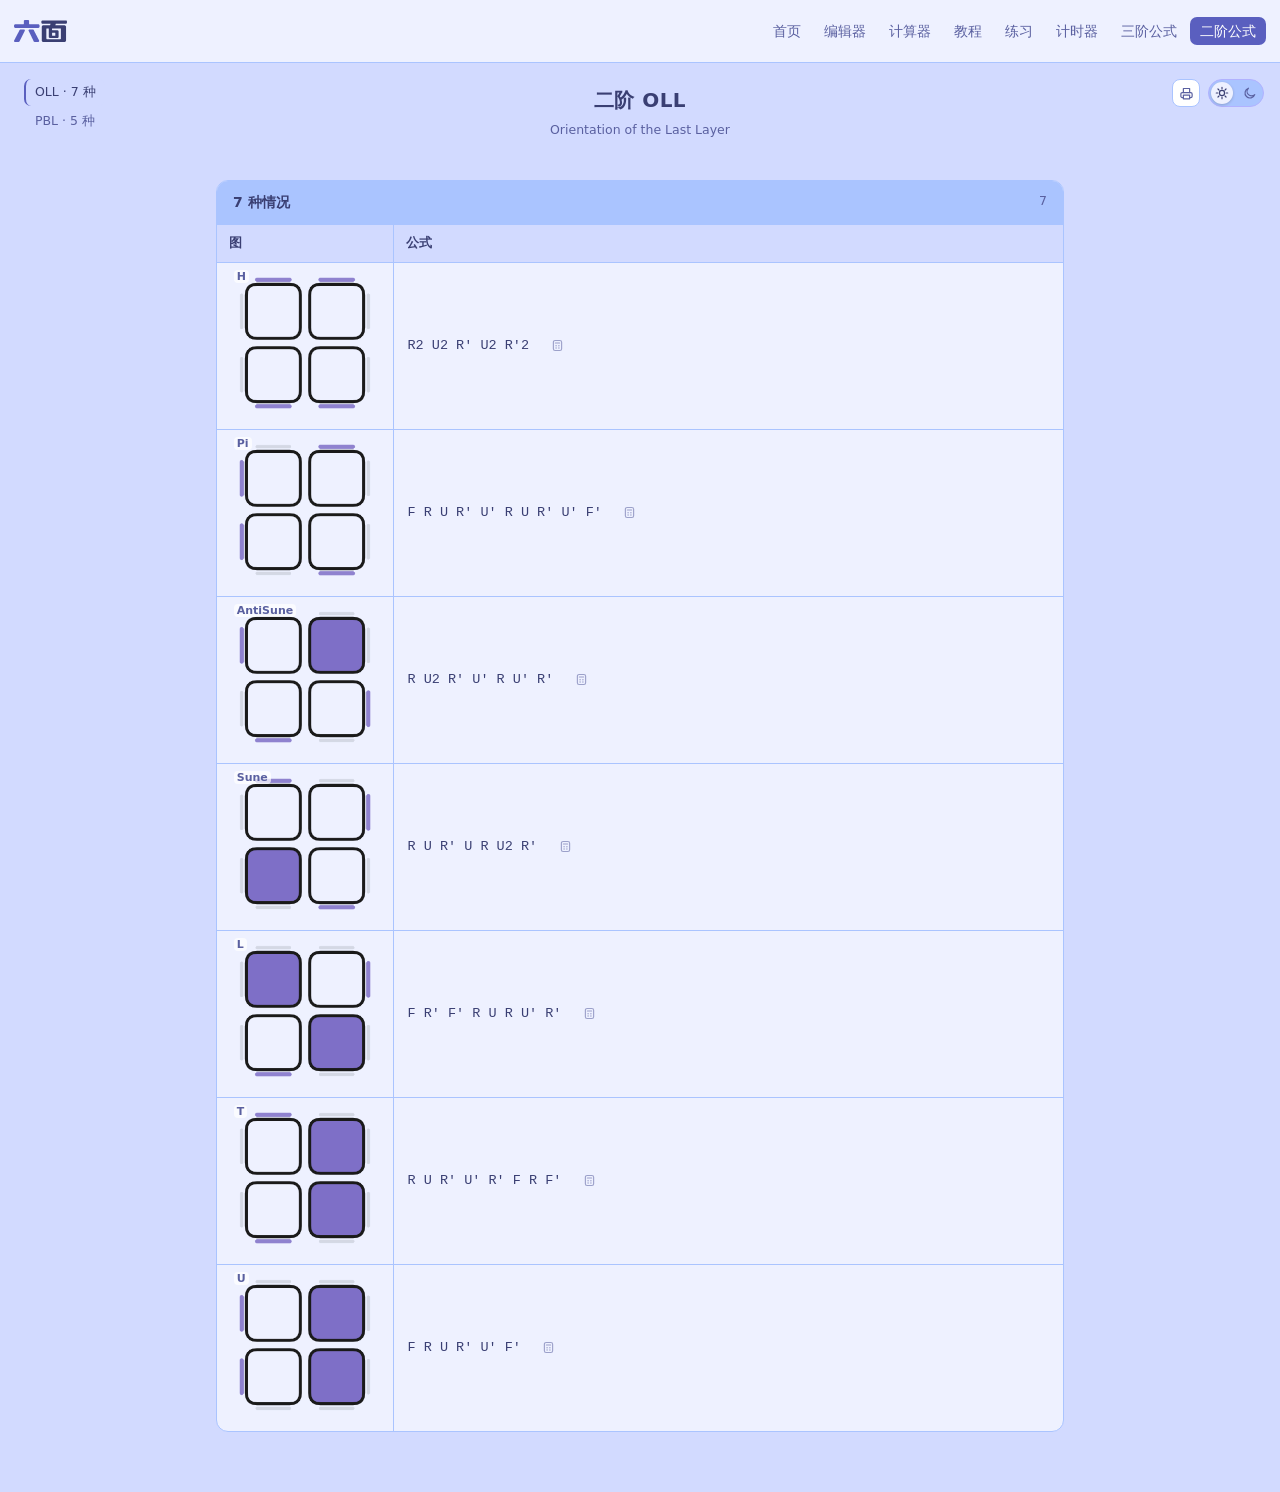
<file: oll2.html>
<!DOCTYPE html>
<html lang="zh-CN">
<head>
<meta charset="utf-8">
<meta name="viewport" content="width=device-width, initial-scale=1">
<title>六面 · 二阶 OLL 公式合集</title>
<link rel="icon" type="image/x-icon" href="cube-64x64.ico">
<link rel="stylesheet" href="theme.css">
<link rel="stylesheet" href="nav.css">
<script>/* 主题必须在首次绘制前定好，否则会先用浅色画一遍再翻深色（闪一下） */
try{if(localStorage.getItem('cube-theme')==='dark')document.documentElement.dataset.theme='dark'}catch(e){}</script>
<style>
  /* 默认浅色（白底）；点右上角按钮切夜晚。两套主题的颜色变量都在 theme.css 里。 */
  *{box-sizing:border-box}
  body{margin:0;background:var(--bg);color:var(--text);
       font:14px/1.5 system-ui,-apple-system,"Segoe UI","PingFang SC","Microsoft YaHei",sans-serif}
  header{position:relative;padding:22px 20px 8px;text-align:center}
  h1{margin:0;font-size:20px;letter-spacing:.02em}
  header p{margin:6px 0 0;color:var(--muted);font-size:12.5px}
  /* 只管位置 —— 开关本身的样式（尺寸/底色/滑块）在 nav.css 里，各页共用 */
  .themebtn{position:absolute;right:16px;top:16px}
  .printbtn{position:absolute;right:80px;top:16px;width:28px;height:28px;padding:0;
            border-radius:8px;background:var(--field);border:1px solid var(--line);
            color:var(--muted);cursor:pointer;display:grid;place-items:center;
            transition:color .12s,border-color .12s}
  .printbtn:hover{color:var(--accent-text);border-color:var(--accent-text)}
  .printbtn svg{width:15px;height:15px;display:block;fill:none;stroke:currentColor;
                stroke-width:1.9;stroke-linecap:round;stroke-linejoin:round}

  main{max-width:880px;margin:0 auto;padding:10px 16px 60px}

  section{margin:22px 0 0;background:var(--card);border:1px solid var(--line);
          border-radius:12px;overflow:hidden}
  section > h2{margin:0;padding:11px 16px;font-size:14px;font-weight:600;
               background:var(--head-band);border-bottom:1px solid var(--line)}
  section > h2 .cnt{float:right;color:var(--muted);font-weight:400;font-size:12.5px}
  table{width:100%;border-collapse:collapse;table-layout:fixed}
  col.pic{width:176px}
  th{padding:9px 12px;font-size:12.5px;font-weight:600;text-align:left;
     border-bottom:1px solid var(--line);border-right:1px solid var(--line);background:var(--chip)}
  th:last-child{border-right:none}
  td{border-bottom:1px solid var(--line);border-right:1px solid var(--line);vertical-align:middle}
  td:last-child{border-right:none}
  tr:last-child td{border-bottom:none}
  /* 编号（H / Pi / AntiSune…）贴在图的左上角 —— 和 PLL / OLL 那几页一个做法：
     位置相对 .box，底用 --badge（两套主题各一档）；大小写按公式表里那么写 */
  td.pic .no{position:absolute;left:3px;top:1px;font-size:11px;font-weight:600;
             color:var(--muted);line-height:1;background:var(--badge);padding:1px 3px;
             border-radius:4px}
  /* 图是透明底 PNG（256x256，2×2 俯视图：四个角各自的 U 贴纸朝哪边），这一格不铺底色 */
  td.pic{padding:6px;text-align:center}
  td.pic .box{position:relative;display:inline-block;line-height:0}
  /* 预留高度：图是懒加载的，不写 aspect-ratio 加载完会把行撑高 */
  td.pic img{width:148px;height:auto;aspect-ratio:256/256;display:block;border-radius:6px}
  td.f{padding:11px 14px}
  td.f .cs{display:flex;align-items:center;gap:10px;flex-wrap:wrap}

  code{font:13.5px/1.75 ui-monospace,SFMono-Regular,Menlo,Consolas,monospace;
       cursor:pointer;word-break:break-word;border-radius:5px;padding:2px 5px;margin:-2px -5px}
  code:hover{background:var(--chip)}
  code.copied{background:var(--accent);color:var(--on-accent, #fff)}
  /* 「在计算器里打开」：把公式带过去，省得手抄 */
  a.tocalc{flex:none;display:inline-flex;align-items:center;justify-content:center;
           width:20px;height:20px;margin-left:8px;border-radius:50%;
           color:var(--muted);background:transparent;border:1px solid transparent;
           opacity:.55;text-decoration:none;
           transition:opacity .14s,color .14s,background .14s,border-color .14s,
                      transform .14s,box-shadow .14s}
  a.tocalc svg{width:13px;height:13px;display:block}
  tr:hover a.tocalc,a.tocalc:hover,a.tocalc:focus-visible{opacity:1}
  a.tocalc:hover,a.tocalc:focus-visible{color:var(--on-accent, #fff);background:var(--accent);
           border-color:var(--accent);transform:translateY(-1px);box-shadow:0 2px 7px #00000026}
  @media (hover:none){a.tocalc{opacity:1}}
  /* 注意：别在 td 上用 display:flex —— 单元格会不再是 table-cell，列宽全乱 */
  td.f code{vertical-align:middle}
  td.f a.tocalc{vertical-align:middle}

  #toast{position:fixed;left:50%;bottom:26px;transform:translateX(-50%) translateY(12px);
         background:#111c;color:#fff;padding:8px 16px;border-radius:8px;font-size:13px;
         opacity:0;pointer-events:none;transition:.18s}
  #toast.on{opacity:1;transform:translateX(-50%) translateY(0)}

  /* 左边这条「二阶公式」目录：和教程页那条目录同一套做法 —— 固定在正文左侧
     （导航条底下），窄屏就收起来；当前这一页那条高亮 */
  .side{position:fixed;width:152px;display:flex;flex-direction:column;gap:2px;z-index:3;
        top:calc(var(--nav-h, 63px) + 16px);left:max(14px, calc(50% - 616px));
        align-items:flex-start}
  .side a{color:var(--muted);text-decoration:none;font-size:12.5px;line-height:1.5;
          padding:4px 9px;border-radius:7px;border-left:2px solid transparent}
  .side a:hover{color:var(--accent-text);background:var(--chip)}
  .side a.on{color:var(--text);border-left-color:var(--accent);background:var(--chip)}
  @media (max-width:1240px){ .side{display:none} }

  @media (max-width:720px){
    col.pic{width:128px}
    td.pic img{width:108px}
    td.f{padding:8px 10px}
    code{font-size:12.5px}
  }
  @media print{
    body{background:#fff;color:#000}
    main{padding:0}
    header{padding:0 0 6px;break-after:avoid}
    section{break-inside:auto;overflow:visible;border-radius:0;border-color:#999;margin:10px 0 0}
    section > h2{break-after:avoid;border-radius:0}
    tr{break-inside:avoid}
    table{border:2px solid #333}
    th,td{border:1px solid #333}
    th{border-bottom-width:2px}
    code{font-size:15px;font-weight:600}
    .themebtn,.printbtn,.side{display:none}
    a.tocalc{display:none}
    code:hover{background:none}
    #toast{display:none}
    /* 纸上是白底：按主题现挑的图在打印时统统用白天那版
       （夜晚版是配深色卡片的，印在白纸上几乎看不见） */
    img[data-oll2="h"]{content:url(2x2oll/h_day-256x256.png)}
    img[data-oll2="pi"]{content:url(2x2oll/pi_day-256x256.png)}
    img[data-oll2="antisune"]{content:url(2x2oll/antisune_day-256x256.png)}
    img[data-oll2="sune"]{content:url(2x2oll/sune_day-256x256.png)}
    img[data-oll2="l"]{content:url(2x2oll/l_day-256x256.png)}
    img[data-oll2="t"]{content:url(2x2oll/t_day-256x256.png)}
    img[data-oll2="u"]{content:url(2x2oll/u_day-256x256.png)}
  }
</style>
</head>
<body>
<script src="nav.js"></script>
  <nav class="side" aria-label="二阶公式目录">
    <a class="on" href="oll2.html">OLL · 7 种</a>
    <a href="pbl2.html">PBL · 5 种</a>
  </nav>
  <header>
  <h1>二阶 OLL</h1>
  <p>Orientation of the Last Layer</p>
  <button class="themebtn" id="themebtn" type="button" title="切到夜晚"></button>
  <button class="printbtn" id="printbtn" type="button" title="打印 / 存成 PDF"
          aria-label="打印"><svg viewBox="0 0 24 24"><path d="M7 10.5V4h10v6.5"/><path
    d="M7 18.5H5.2A2.2 2.2 0 0 1 3 16.3v-3.6a2.2 2.2 0 0 1 2.2-2.2h13.6A2.2 2.2 0 0 1 21 12.7v3.6a2.2 2.2 0 0 1-2.2 2.2H17"/><path
    d="M7 14.5h10v6H7z"/></svg></button>
</header>

<main>
  <section>
    <h2>7 种情况<span class="cnt">7</span></h2>
    <table>
      <colgroup><col class="pic"><col></colgroup>
      <thead><tr><th>图</th><th>公式</th></tr></thead>
      <tbody>
        <tr>
          <td class="pic"><span class="box"><img data-oll2="h" alt="H：四个角都拧着"
            loading="lazy" data-zoom><span class="no">H</span></span></td>
          <td class="f"><div class="cs"><code>R2 U2 R' U2 R'2</code><a class="tocalc"
            href="calc.html#@2:R2%20U2%20R%27%20U2%20R%272" target="_blank" rel="noopener"></a></div></td>
        </tr>
        <tr>
          <td class="pic"><span class="box"><img data-oll2="pi" alt="Pi：四个角都拧着"
            loading="lazy" data-zoom><span class="no">Pi</span></span></td>
          <td class="f"><div class="cs"><code>F R U R' U' R U R' U' F'</code><a class="tocalc"
            href="calc.html#@2:F%20R%20U%20R%27%20U%27%20R%20U%20R%27%20U%27%20F%27" target="_blank" rel="noopener"></a></div></td>
        </tr>
        <tr>
          <td class="pic"><span class="box"><img data-oll2="antisune" alt="AntiSune：只有一个角朝上"
            loading="lazy" data-zoom><span class="no">AntiSune</span></span></td>
          <td class="f"><div class="cs"><code>R U2 R' U' R U' R'</code><a class="tocalc"
            href="calc.html#@2:R%20U2%20R%27%20U%27%20R%20U%27%20R%27" target="_blank" rel="noopener"></a></div></td>
        </tr>
        <tr>
          <td class="pic"><span class="box"><img data-oll2="sune" alt="Sune：只有一个角朝上"
            loading="lazy" data-zoom><span class="no">Sune</span></span></td>
          <td class="f"><div class="cs"><code>R U R' U R U2 R'</code><a class="tocalc"
            href="calc.html#@2:R%20U%20R%27%20U%20R%20U2%20R%27" target="_blank" rel="noopener"></a></div></td>
        </tr>
        <tr>
          <td class="pic"><span class="box"><img data-oll2="l" alt="L：两个角朝上"
            loading="lazy" data-zoom><span class="no">L</span></span></td>
          <td class="f"><div class="cs"><code>F R' F' R U R U' R'</code><a class="tocalc"
            href="calc.html#@2:F%20R%27%20F%27%20R%20U%20R%20U%27%20R%27" target="_blank" rel="noopener"></a></div></td>
        </tr>
        <tr>
          <td class="pic"><span class="box"><img data-oll2="t" alt="T：两个角朝上"
            loading="lazy" data-zoom><span class="no">T</span></span></td>
          <td class="f"><div class="cs"><code>R U R' U' R' F R F'</code><a class="tocalc"
            href="calc.html#@2:R%20U%20R%27%20U%27%20R%27%20F%20R%20F%27" target="_blank" rel="noopener"></a></div></td>
        </tr>
        <tr>
          <td class="pic"><span class="box"><img data-oll2="u" alt="U：两个角朝上"
            loading="lazy" data-zoom><span class="no">U</span></span></td>
          <td class="f"><div class="cs"><code>F R U R' U' F'</code><a class="tocalc"
            href="calc.html#@2:F%20R%20U%20R%27%20U%27%20F%27" target="_blank" rel="noopener"></a></div></td>
        </tr>

    </table>
  </section>
</main>

<div id="toast"></div>
<script>
(function () {
  'use strict';

  /* ---------- 昼夜两版的图 ----------
     图在 2x2oll/ 下，名字是 <情况>_day|night-256x256.png（情况名就是文件名）；
     页面上只写 data-oll2="<情况>"，src 按当前主题拼出来。 */
  function syncOll2Imgs() {
    var tone = document.documentElement.dataset.theme === 'dark' ? 'night' : 'day';
    Array.prototype.forEach.call(document.querySelectorAll('img[data-oll2]'), function (im) {
      im.src = '2x2oll/' + im.getAttribute('data-oll2') + '_' + tone + '-256x256.png';
    });
  }
  syncOll2Imgs();

  /* ---------- 点公式复制（和公式页一套做法：去掉空格，粘进计时器就能用） ---------- */
  var toastEl = document.getElementById('toast'), toastTimer = 0;
  function toast(msg) {
    toastEl.textContent = msg;
    toastEl.classList.add('on');
    clearTimeout(toastTimer);
    toastTimer = setTimeout(function () { toastEl.classList.remove('on'); }, 1400);
  }
  function fallbackCopy(text) {
    var ta = document.createElement('textarea');
    ta.value = text;
    ta.setAttribute('readonly', '');
    ta.style.position = 'fixed';
    ta.style.left = '-9999px';
    document.body.appendChild(ta);
    ta.select();
    try { document.execCommand('copy'); } catch (e) {}
    document.body.removeChild(ta);
  }
  document.addEventListener('click', function (e) {
    var el = e.target.closest ? e.target.closest('code') : null;
    if (!el) return;
    var text = el.textContent.replace(/\s+/g, '');
    function done() {
      el.classList.add('copied');
      setTimeout(function () { el.classList.remove('copied'); }, 600);
    }
    if (navigator.clipboard && window.isSecureContext) {
      navigator.clipboard.writeText(text).then(function () { done(); toast(text); }, function () {
        fallbackCopy(text); done(); toast(text);
      });
    } else {
      fallbackCopy(text); done(); toast(text);
    }
  });

  /* ---------- 计算器图标（内联 SVG，跟着 currentColor 走） ---------- */
  var CALC_ICON = '<svg viewBox="0 0 24 24" aria-hidden="true" focusable="false">' +
    '<rect x="4.4" y="2.8" width="15.2" height="18.4" rx="3.2" fill="none" ' +
    'stroke="currentColor" stroke-width="2.1"/>' +
    '<path d="M8.1 7.4h7.8" fill="none" stroke="currentColor" stroke-width="2.1" ' +
    'stroke-linecap="round"/>' +
    '<circle cx="9.4" cy="12.3" r="1.35" fill="currentColor"/>' +
    '<circle cx="14.6" cy="12.3" r="1.35" fill="currentColor"/>' +
    '<circle cx="9.4" cy="16.6" r="1.35" fill="currentColor"/>' +
    '<circle cx="14.6" cy="16.6" r="1.35" fill="currentColor"/></svg>';
  Array.prototype.forEach.call(document.querySelectorAll('a.tocalc'), function (a) {
    a.innerHTML = CALC_ICON;
    // 图标是 aria-hidden 的，链接自己得有个名字（读屏和悬停提示都用它）
    if (!a.getAttribute('title')) {
      a.setAttribute('title', '在计算器里打开这条公式');
      a.setAttribute('aria-label', '在计算器里打开这条公式');
    }
  });

  document.getElementById('printbtn').addEventListener('click', function () { window.print(); });

  /* 下次从导航条 / 首页点「二阶公式」要回到这一次看的那一页（nav.js 读这个键）——
     和教程那两页一个做法：键名永远是「这一组的第一个页面」，值才是当前这一页 */
  try { localStorage.setItem('cube-last:oll2.html', 'oll2.html'); } catch (e) {}

  /* ---------- 白天 / 夜晚 ---------- */
  var root = document.documentElement, btn = document.getElementById('themebtn');
  function applyTheme(t) {
    root.dataset.theme = t;
    btn.title = t === 'dark' ? '切到白天' : '切到夜晚';
    syncOll2Imgs();                       // 图跟着换昼夜版
    try { localStorage.setItem('cube-theme', t); } catch (e) {}
  }
  var saved = null;
  try { saved = localStorage.getItem('cube-theme'); } catch (e) {}
  applyTheme(saved === 'dark' ? 'dark' : 'light');
  btn.addEventListener('click', function () {
    applyTheme(root.dataset.theme === 'dark' ? 'light' : 'dark');
  });
})();
</script>
</body>
</html>
</file>
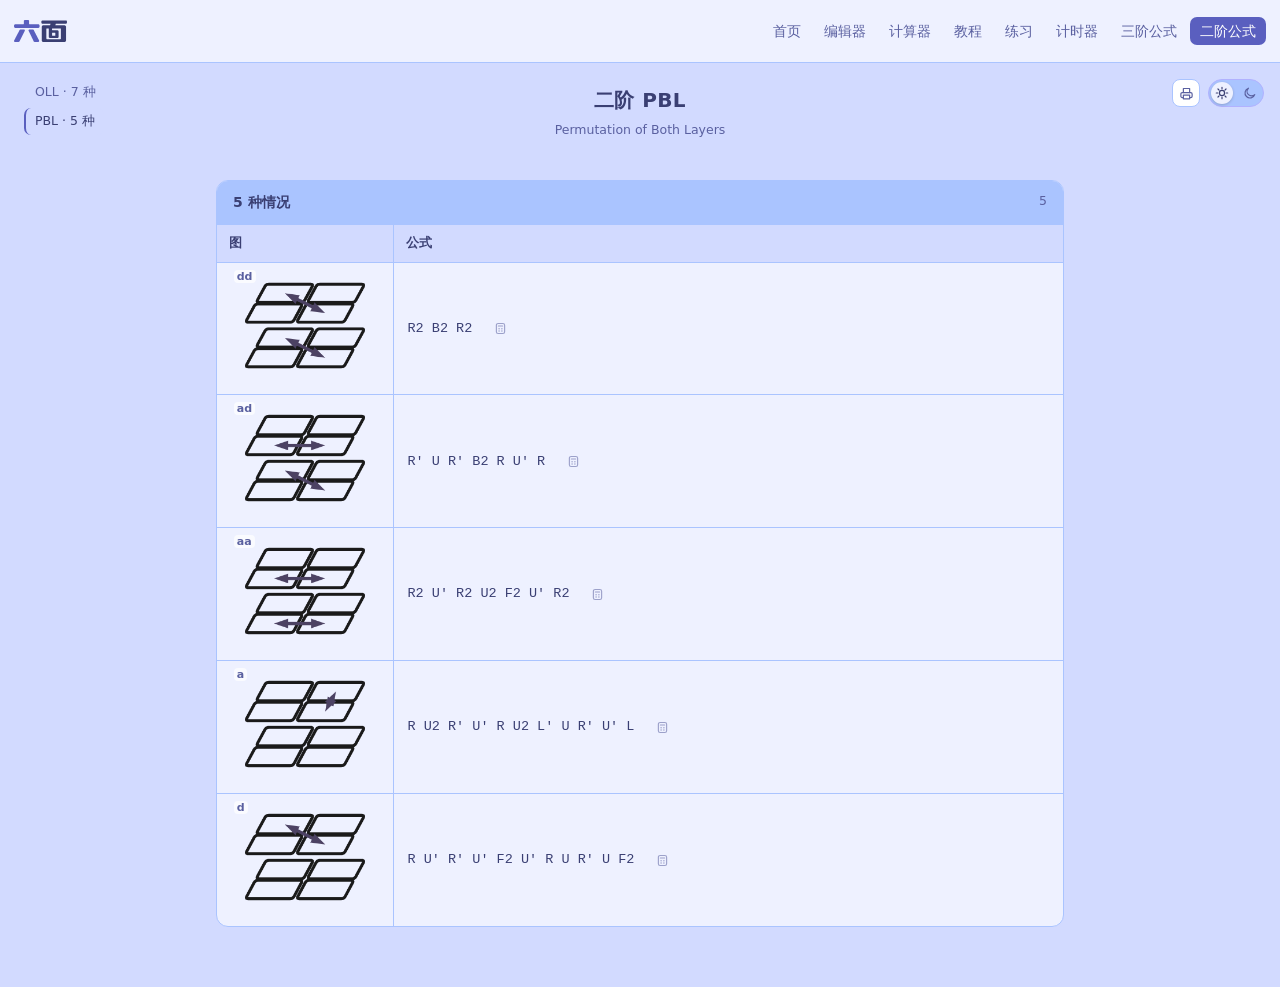
<file: pbl2.html>
<!DOCTYPE html>
<html lang="zh-CN">
<head>
<meta charset="utf-8">
<meta name="viewport" content="width=device-width, initial-scale=1">
<title>六面 · 二阶 PBL 公式合集</title>
<link rel="icon" type="image/x-icon" href="cube-64x64.ico">
<link rel="stylesheet" href="theme.css">
<link rel="stylesheet" href="nav.css">
<script>/* 主题必须在首次绘制前定好，否则会先用浅色画一遍再翻深色（闪一下） */
try{if(localStorage.getItem('cube-theme')==='dark')document.documentElement.dataset.theme='dark'}catch(e){}</script>
<style>
  /* 默认浅色（白底）；点右上角按钮切夜晚。两套主题的颜色变量都在 theme.css 里。 */
  *{box-sizing:border-box}
  body{margin:0;background:var(--bg);color:var(--text);
       font:14px/1.5 system-ui,-apple-system,"Segoe UI","PingFang SC","Microsoft YaHei",sans-serif}
  header{position:relative;padding:22px 20px 8px;text-align:center}
  h1{margin:0;font-size:20px;letter-spacing:.02em}
  header p{margin:6px 0 0;color:var(--muted);font-size:12.5px}
  /* 只管位置 —— 开关本身的样式（尺寸/底色/滑块）在 nav.css 里，各页共用 */
  .themebtn{position:absolute;right:16px;top:16px}
  .printbtn{position:absolute;right:80px;top:16px;width:28px;height:28px;padding:0;
            border-radius:8px;background:var(--field);border:1px solid var(--line);
            color:var(--muted);cursor:pointer;display:grid;place-items:center;
            transition:color .12s,border-color .12s}
  .printbtn:hover{color:var(--accent-text);border-color:var(--accent-text)}
  .printbtn svg{width:15px;height:15px;display:block;fill:none;stroke:currentColor;
                stroke-width:1.9;stroke-linecap:round;stroke-linejoin:round}

  main{max-width:880px;margin:0 auto;padding:10px 16px 60px}

  section{margin:22px 0 0;background:var(--card);border:1px solid var(--line);
          border-radius:12px;overflow:hidden}
  section > h2{margin:0;padding:11px 16px;font-size:14px;font-weight:600;
               background:var(--head-band);border-bottom:1px solid var(--line)}
  section > h2 .cnt{float:right;color:var(--muted);font-weight:400;font-size:12.5px}
  table{width:100%;border-collapse:collapse;table-layout:fixed}
  col.pic{width:176px}
  th{padding:9px 12px;font-size:12.5px;font-weight:600;text-align:left;
     border-bottom:1px solid var(--line);border-right:1px solid var(--line);background:var(--chip)}
  th:last-child{border-right:none}
  td{border-bottom:1px solid var(--line);border-right:1px solid var(--line);vertical-align:middle}
  td:last-child{border-right:none}
  tr:last-child td{border-bottom:none}
  /* 编号（dd / ad / aa / a / d）贴在图的左上角 —— 和 PLL / OLL 那几页一个做法：
     位置相对 .box，底用 --badge（两套主题各一档） */
  td.pic .no{position:absolute;left:3px;top:1px;font-size:11px;font-weight:600;
             color:var(--muted);line-height:1;background:var(--badge);padding:1px 3px;
             border-radius:4px}
  /* 图是透明底 PNG（256x197，两个 2x2 视图叠着），这一格不铺底色 */
  td.pic{padding:6px;text-align:center}
  td.pic .box{position:relative;display:inline-block;line-height:0}
  /* 预留高度：图是懒加载的，不写 aspect-ratio 加载完会把行撑高 */
  td.pic img{width:148px;height:auto;aspect-ratio:256/197;display:block;border-radius:6px}
  td.f{padding:11px 14px}
  td.f .cs{display:flex;align-items:center;gap:10px;flex-wrap:wrap}

  code{font:13.5px/1.75 ui-monospace,SFMono-Regular,Menlo,Consolas,monospace;
       cursor:pointer;word-break:break-word;border-radius:5px;padding:2px 5px;margin:-2px -5px}
  code:hover{background:var(--chip)}
  code.copied{background:var(--accent);color:var(--on-accent, #fff)}
  /* 「在计算器里打开」：把公式带过去，省得手抄 */
  a.tocalc{flex:none;display:inline-flex;align-items:center;justify-content:center;
           width:20px;height:20px;margin-left:8px;border-radius:50%;
           color:var(--muted);background:transparent;border:1px solid transparent;
           opacity:.55;text-decoration:none;
           transition:opacity .14s,color .14s,background .14s,border-color .14s,
                      transform .14s,box-shadow .14s}
  a.tocalc svg{width:13px;height:13px;display:block}
  tr:hover a.tocalc,a.tocalc:hover,a.tocalc:focus-visible{opacity:1}
  a.tocalc:hover,a.tocalc:focus-visible{color:var(--on-accent, #fff);background:var(--accent);
           border-color:var(--accent);transform:translateY(-1px);box-shadow:0 2px 7px #00000026}
  @media (hover:none){a.tocalc{opacity:1}}
  /* 注意：别在 td 上用 display:flex —— 单元格会不再是 table-cell，列宽全乱 */
  td.f code{vertical-align:middle}
  td.f a.tocalc{vertical-align:middle}

  #toast{position:fixed;left:50%;bottom:26px;transform:translateX(-50%) translateY(12px);
         background:#111c;color:#fff;padding:8px 16px;border-radius:8px;font-size:13px;
         opacity:0;pointer-events:none;transition:.18s}
  #toast.on{opacity:1;transform:translateX(-50%) translateY(0)}

  /* 左边这条「二阶公式」目录：和教程页那条目录同一套做法 —— 固定在正文左侧
     （导航条底下），窄屏就收起来；当前这一页那条高亮 */
  .side{position:fixed;width:152px;display:flex;flex-direction:column;gap:2px;z-index:3;
        top:calc(var(--nav-h, 63px) + 16px);left:max(14px, calc(50% - 616px));
        align-items:flex-start}
  .side a{color:var(--muted);text-decoration:none;font-size:12.5px;line-height:1.5;
          padding:4px 9px;border-radius:7px;border-left:2px solid transparent}
  .side a:hover{color:var(--accent-text);background:var(--chip)}
  .side a.on{color:var(--text);border-left-color:var(--accent);background:var(--chip)}
  @media (max-width:1240px){ .side{display:none} }

  @media (max-width:720px){
    col.pic{width:128px}
    td.pic img{width:108px}
    td.f{padding:8px 10px}
    code{font-size:12.5px}
  }
  @media print{
    body{background:#fff;color:#000}
    main{padding:0}
    header{padding:0 0 6px;break-after:avoid}
    section{break-inside:auto;overflow:visible;border-radius:0;border-color:#999;margin:10px 0 0}
    section > h2{break-after:avoid;border-radius:0}
    tr{break-inside:avoid}
    table{border:2px solid #333}
    th,td{border:1px solid #333}
    th{border-bottom-width:2px}
    code{font-size:15px;font-weight:600}
    .themebtn,.printbtn,.side{display:none}
    a.tocalc{display:none}
    code:hover{background:none}
    #toast{display:none}
    /* 纸上是白底：按主题现挑的图在打印时统统用白天那版
       （夜晚版是配深色卡片的，印在白纸上几乎看不见） */
    img[data-pbl2="dd"]{content:url(2x2pbl/dd_day-256x197.png)}
    img[data-pbl2="ad"]{content:url(2x2pbl/ad_day-256x197.png)}
    img[data-pbl2="aa"]{content:url(2x2pbl/aa_day-256x197.png)}
    img[data-pbl2="a"]{content:url(2x2pbl/a_day-256x197.png)}
    img[data-pbl2="d"]{content:url(2x2pbl/d_day-256x197.png)}
  }
</style>
</head>
<body>
<script src="nav.js"></script>
  <nav class="side" aria-label="二阶公式目录">
    <a href="oll2.html">OLL · 7 种</a>
    <a class="on" href="pbl2.html">PBL · 5 种</a>
  </nav>
  <header>
  <h1>二阶 PBL</h1>
  <p>Permutation of Both Layers</p>
  <button class="themebtn" id="themebtn" type="button" title="切到夜晚"></button>
  <button class="printbtn" id="printbtn" type="button" title="打印 / 存成 PDF"
          aria-label="打印"><svg viewBox="0 0 24 24"><path d="M7 10.5V4h10v6.5"/><path
    d="M7 18.5H5.2A2.2 2.2 0 0 1 3 16.3v-3.6a2.2 2.2 0 0 1 2.2-2.2h13.6A2.2 2.2 0 0 1 21 12.7v3.6a2.2 2.2 0 0 1-2.2 2.2H17"/><path
    d="M7 14.5h10v6H7z"/></svg></button>
</header>

<main>
  <section>
    <h2>5 种情况<span class="cnt">5</span></h2>
    <table>
      <colgroup><col class="pic"><col></colgroup>
      <thead><tr><th>图</th><th>公式</th></tr></thead>
      <tbody>
        <tr>
          <td class="pic"><span class="box"><img data-pbl2="dd" alt="Diag / Diag：上下两层都是对角换"
            title="Diag / Diag：上下两层都是对角换"
            loading="lazy" data-zoom><span class="no">dd</span></span></td>
          <td class="f"><div class="cs"><code>R2 B2 R2</code><a class="tocalc"
            href="calc.html#@2:R2%20B2%20R2" target="_blank" rel="noopener"></a></div></td>
        </tr>
        <tr>
          <td class="pic"><span class="box"><img data-pbl2="ad" alt="Adj / Diag：上层邻角换、下层对角换"
            title="Adj / Diag：上层邻角换、下层对角换"
            loading="lazy" data-zoom><span class="no">ad</span></span></td>
          <td class="f"><div class="cs"><code>R' U R' B2 R U' R</code><a class="tocalc"
            href="calc.html#@2:R%27%20U%20R%27%20B2%20R%20U%27%20R" target="_blank" rel="noopener"></a></div></td>
        </tr>
        <tr>
          <td class="pic"><span class="box"><img data-pbl2="aa" alt="Adj / Adj：上下两层都是邻角换"
            title="Adj / Adj：上下两层都是邻角换"
            loading="lazy" data-zoom><span class="no">aa</span></span></td>
          <td class="f"><div class="cs"><code>R2 U' R2 U2 F2 U' R2</code><a class="tocalc"
            href="calc.html#@2:R2%20U%27%20R2%20U2%20F2%20U%27%20R2" target="_blank" rel="noopener"></a></div></td>
        </tr>
        <tr>
          <td class="pic"><span class="box"><img data-pbl2="a" alt="Adj：一面已经完成，另一面邻角换"
            title="Adj：一面已经完成，另一面邻角换"
            loading="lazy" data-zoom><span class="no">a</span></span></td>
          <td class="f"><div class="cs"><code>R U2 R' U' R U2 L' U R' U' L</code><a class="tocalc"
            href="calc.html#@2:R%20U2%20R%27%20U%27%20R%20U2%20L%27%20U%20R%27%20U%27%20L" target="_blank" rel="noopener"></a></div></td>
        </tr>
        <tr>
          <td class="pic"><span class="box"><img data-pbl2="d" alt="Diag：一面已经完成，另一面对角换"
            title="Diag：一面已经完成，另一面对角换"
            loading="lazy" data-zoom><span class="no">d</span></span></td>
          <td class="f"><div class="cs"><code>R U' R' U' F2 U' R U R' U F2</code><a class="tocalc"
            href="calc.html#@2:R%20U%27%20R%27%20U%27%20F2%20U%27%20R%20U%20R%27%20U%20F2" target="_blank" rel="noopener"></a></div></td>
        </tr>
      </tbody>
    </table>
  </section>
</main>

<div id="toast"></div>
<script>
(function () {
  'use strict';

  /* ---------- 昼夜两版的图 ----------
     图在 2x2pbl/ 下，名字是 <情况>_day|night-256x197.png；
     页面上只写 data-pbl2="<情况>"，src 按当前主题拼出来。 */
  function syncPbl2Imgs() {
    var tone = document.documentElement.dataset.theme === 'dark' ? 'night' : 'day';
    Array.prototype.forEach.call(document.querySelectorAll('img[data-pbl2]'), function (im) {
      im.src = '2x2pbl/' + im.getAttribute('data-pbl2') + '_' + tone + '-256x197.png';
    });
  }
  syncPbl2Imgs();

  /* ---------- 点公式复制（和公式页一套做法：去掉空格，粘进计时器就能用） ---------- */
  var toastEl = document.getElementById('toast'), toastTimer = 0;
  function toast(msg) {
    toastEl.textContent = msg;
    toastEl.classList.add('on');
    clearTimeout(toastTimer);
    toastTimer = setTimeout(function () { toastEl.classList.remove('on'); }, 1400);
  }
  function fallbackCopy(text) {
    var ta = document.createElement('textarea');
    ta.value = text;
    ta.setAttribute('readonly', '');
    ta.style.position = 'fixed';
    ta.style.left = '-9999px';
    document.body.appendChild(ta);
    ta.select();
    try { document.execCommand('copy'); } catch (e) {}
    document.body.removeChild(ta);
  }
  document.addEventListener('click', function (e) {
    var el = e.target.closest ? e.target.closest('code') : null;
    if (!el) return;
    var text = el.textContent.replace(/\s+/g, '');
    function done() {
      el.classList.add('copied');
      setTimeout(function () { el.classList.remove('copied'); }, 600);
    }
    if (navigator.clipboard && window.isSecureContext) {
      navigator.clipboard.writeText(text).then(function () { done(); toast(text); }, function () {
        fallbackCopy(text); done(); toast(text);
      });
    } else {
      fallbackCopy(text); done(); toast(text);
    }
  });

  /* ---------- 计算器图标（内联 SVG，跟着 currentColor 走） ---------- */
  var CALC_ICON = '<svg viewBox="0 0 24 24" aria-hidden="true" focusable="false">' +
    '<rect x="4.4" y="2.8" width="15.2" height="18.4" rx="3.2" fill="none" ' +
    'stroke="currentColor" stroke-width="2.1"/>' +
    '<path d="M8.1 7.4h7.8" fill="none" stroke="currentColor" stroke-width="2.1" ' +
    'stroke-linecap="round"/>' +
    '<circle cx="9.4" cy="12.3" r="1.35" fill="currentColor"/>' +
    '<circle cx="14.6" cy="12.3" r="1.35" fill="currentColor"/>' +
    '<circle cx="9.4" cy="16.6" r="1.35" fill="currentColor"/>' +
    '<circle cx="14.6" cy="16.6" r="1.35" fill="currentColor"/></svg>';
  Array.prototype.forEach.call(document.querySelectorAll('a.tocalc'), function (a) {
    a.innerHTML = CALC_ICON;
    // 图标是 aria-hidden 的，链接自己得有个名字（读屏和悬停提示都用它）
    if (!a.getAttribute('title')) {
      a.setAttribute('title', '在计算器里打开这条公式');
      a.setAttribute('aria-label', '在计算器里打开这条公式');
    }
  });

  document.getElementById('printbtn').addEventListener('click', function () { window.print(); });

  /* 下次从导航条 / 首页点「二阶公式」要回到这一次看的那一页（nav.js 读这个键）——
     和教程那两页一个做法：键名永远是「这一组的第一个页面」，值才是当前这一页 */
  try { localStorage.setItem('cube-last:oll2.html', 'pbl2.html'); } catch (e) {}

  /* ---------- 白天 / 夜晚 ---------- */
  var root = document.documentElement, btn = document.getElementById('themebtn');
  function applyTheme(t) {
    root.dataset.theme = t;
    btn.title = t === 'dark' ? '切到白天' : '切到夜晚';
    syncPbl2Imgs();                       // 图跟着换昼夜版
    try { localStorage.setItem('cube-theme', t); } catch (e) {}
  }
  var saved = null;
  try { saved = localStorage.getItem('cube-theme'); } catch (e) {}
  applyTheme(saved === 'dark' ? 'dark' : 'light');
  btn.addEventListener('click', function () {
    applyTheme(root.dataset.theme === 'dark' ? 'light' : 'dark');
  });
})();
</script>
</body>
</html>
</file>
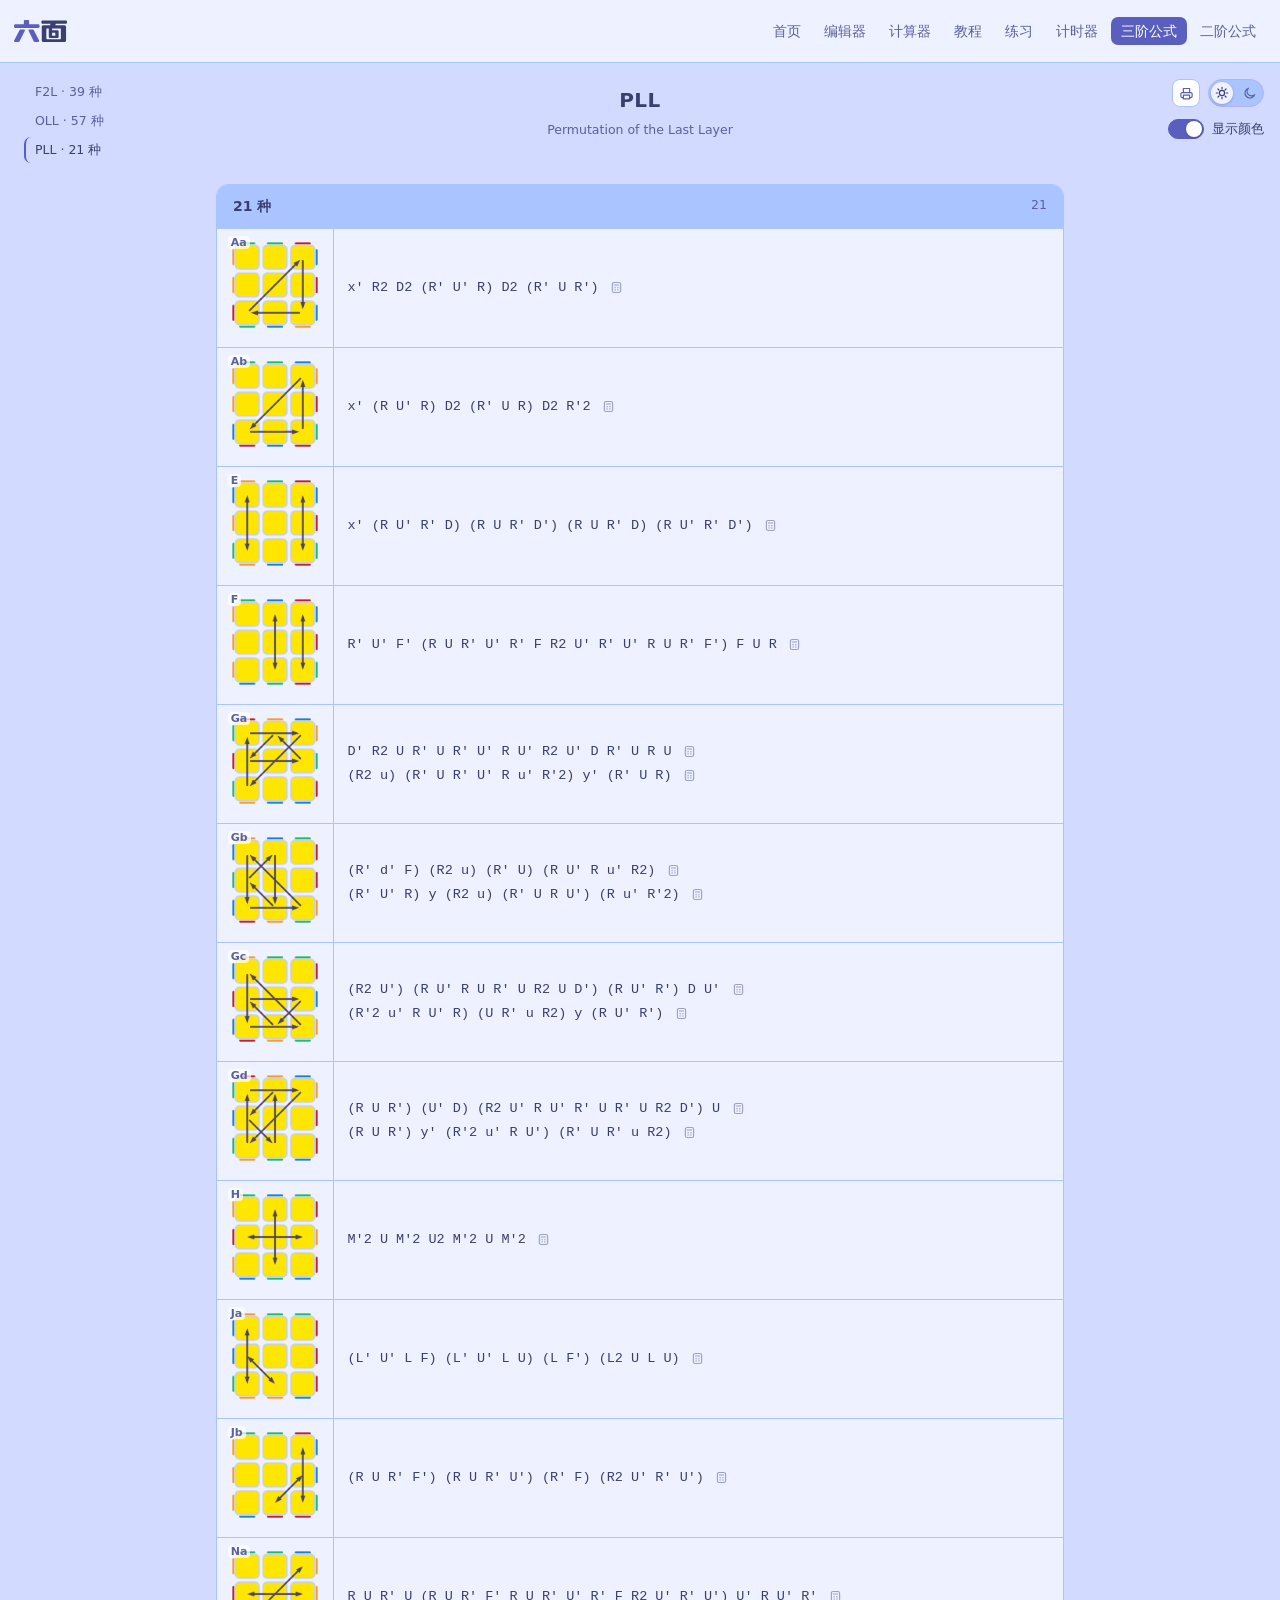
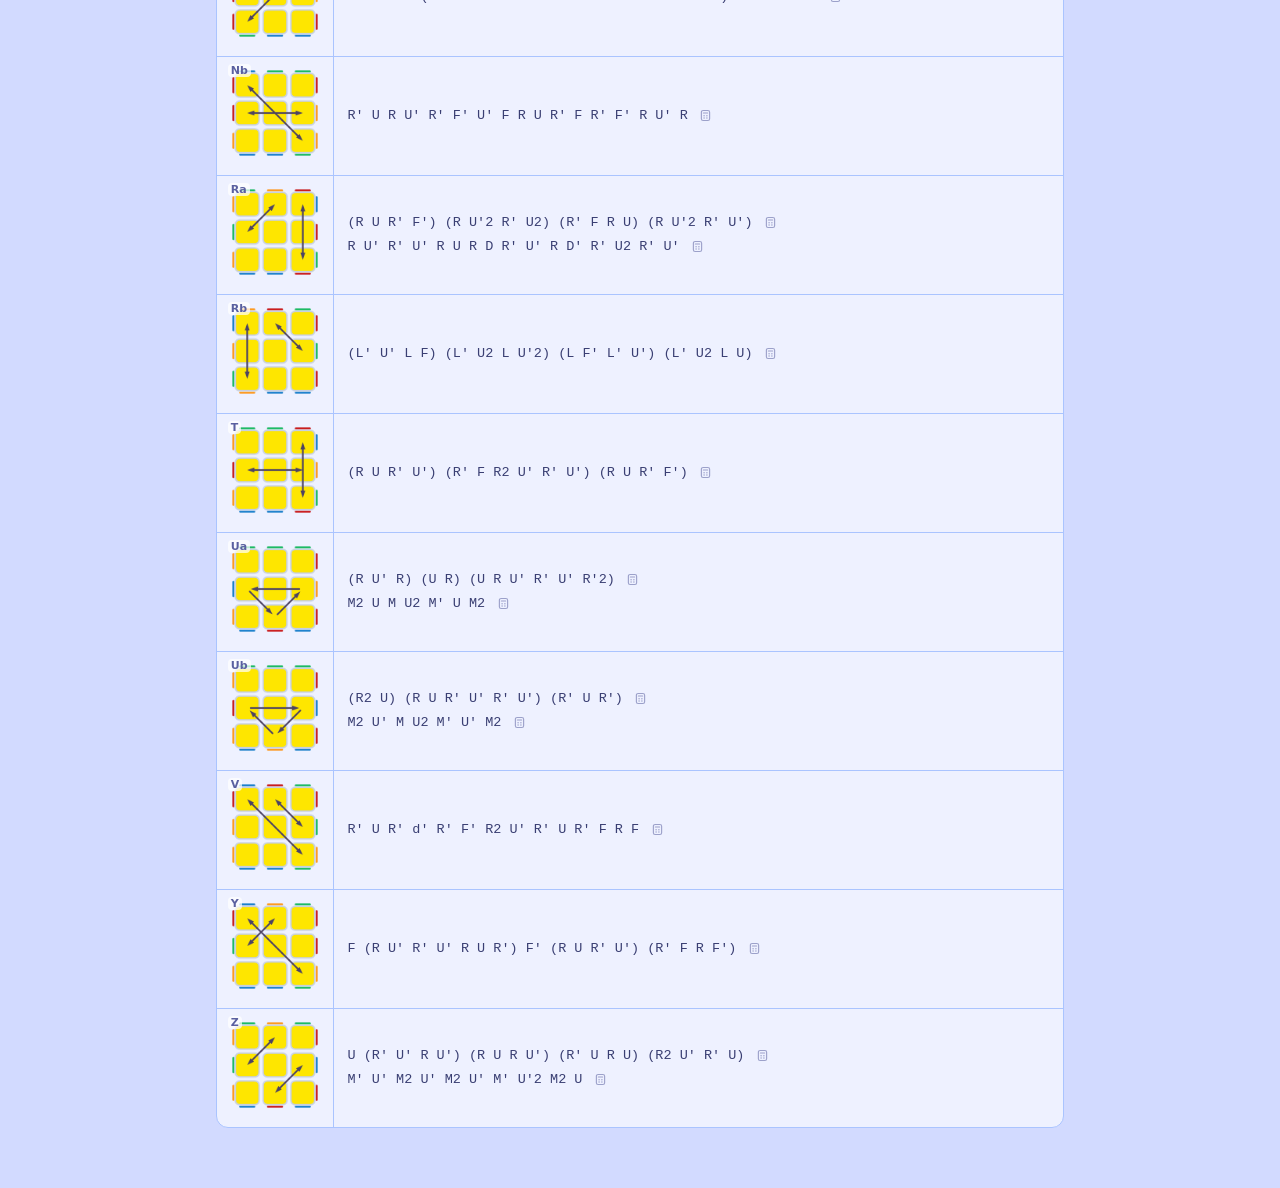
<file: pll.html>
<!DOCTYPE html>
<html lang="zh-CN">
<head>
<meta charset="utf-8">
<meta name="viewport" content="width=device-width, initial-scale=1">
<title>六面 · PLL 公式合集</title>
<link rel="icon" type="image/x-icon" href="cube-64x64.ico">
<link rel="stylesheet" href="theme.css">
<link rel="stylesheet" href="nav.css">
<script>/* 主题必须在首次绘制前定好，否则会先用浅色画一遍再翻深色（闪一下） */
try{if(localStorage.getItem('cube-theme')==='dark')document.documentElement.dataset.theme='dark'}catch(e){}</script>
<style>
  /* 默认浅色（白底）；点右上角按钮切夜晚。不跟随系统 —— 这是打印/速查用的表。
     两套主题的所有颜色变量都在 theme.css 里，这里只管版式。 */
  *{box-sizing:border-box}
  body{margin:0;background:var(--bg);color:var(--text);
       font:14px/1.5 system-ui,-apple-system,"Segoe UI","PingFang SC","Microsoft YaHei",sans-serif}
  header{position:relative;padding:22px 20px 8px;text-align:center}
  h1{margin:0;font-size:20px;letter-spacing:.02em}
  header p{margin:6px 0 0;color:var(--muted);font-size:12.5px}
  /* 「显示颜色」开关：摆在右上角、主题开关的正下方（16 + 28 + 12 = 56） */
  .opts{position:absolute;right:16px;top:56px;display:flex;justify-content:flex-end}
  /* 开关（显示颜色 / 跳过动画 / 明暗…）：一条轨道 + 一个滑块，和主题开关同一套语言。
     真勾选框藏起来（视觉由 .on 决定），但保留键盘可达性：Tab 能走到，:focus-within 给焦点圈。 */
  .tg{position:relative;display:inline-flex;align-items:center;padding:1px 0 1px 44px;
      cursor:pointer;color:var(--muted);font-size:12.5px;user-select:none;
      transition:color .12s ease}
  .tg input{position:absolute;width:1px;height:1px;margin:0;opacity:0;pointer-events:none}
  .tg::before{content:'';position:absolute;left:0;top:50%;width:36px;height:20px;margin-top:-10px;
              box-sizing:border-box;border-radius:10px;background:var(--line);
              border:1px solid var(--line-strong);
              transition:background .15s ease,border-color .15s ease}
  .tg::after{content:'';position:absolute;left:2px;top:50%;width:16px;height:16px;margin-top:-8px;
             border-radius:50%;background:var(--panel);box-shadow:0 1px 3px #00000033;
             transition:transform .18s cubic-bezier(.34,.86,.32,1),background .15s ease}
  .tg:hover,.tg.on{color:var(--text)}
  .tg.on::before{background:var(--accent);border-color:var(--accent)}
  .tg.on::after{transform:translateX(16px);background:var(--on-accent, #fff)}
  .tg:focus-within::before{outline:2px solid var(--accent-text);outline-offset:2px}
  /* 只管位置 —— 开关本身的样式（尺寸/底色/滑块）在 nav.css 里，七页共用 */
  .themebtn{position:absolute;right:16px;top:16px}
  /* 打印：只留按钮，样式交给下面 @media print 里那套白底黑字 */
  .printbtn{position:absolute;right:80px;top:16px;width:28px;height:28px;padding:0;
            border-radius:8px;background:var(--field);border:1px solid var(--line);
            color:var(--muted);cursor:pointer;display:grid;place-items:center;
            transition:color .12s,border-color .12s}
  .printbtn:hover{color:var(--accent-text);border-color:var(--accent-text)}
  .printbtn svg{width:15px;height:15px;display:block;fill:none;stroke:currentColor;
                stroke-width:1.9;stroke-linecap:round;stroke-linejoin:round}

  main{max-width:880px;margin:0 auto;padding:10px 16px 60px}

  section{margin:26px 0 0;background:var(--card);border:1px solid var(--line);
          border-radius:12px;overflow:hidden}
  section > h2{margin:0;padding:11px 16px;font-size:14px;font-weight:600;
               background:var(--head-band);border-bottom:1px solid var(--line)}
  section > h2 .cnt{float:right;color:var(--muted);font-weight:400;font-size:12.5px}

  table{width:100%;border-collapse:collapse;table-layout:fixed}
  col.pic{width:116px}
  th{padding:9px 12px;font-size:12.5px;font-weight:600;text-align:left;
     border-bottom:1px solid var(--line);border-right:1px solid var(--line);background:var(--chip)}
  th:last-child{border-right:none}
  td{border-bottom:1px solid var(--line);border-right:1px solid var(--line);vertical-align:middle}
  td:last-child{border-right:none}
  tr:last-child td{border-bottom:none}
  /* 图是透明底 PNG，这一格不铺底色，跟随页面底色 */
  td.pic{padding:6px;text-align:center}
  td.pic .box{position:relative;display:inline-block;line-height:0}
  /* 给图片预留高度：图片是懒加载的，不写 aspect-ratio 的话
     加载完成前高度为 0，加载后整行会被撑高 —— 也是一次跳动 */
  td.pic img{width:100px;height:auto;aspect-ratio:1/1;display:block;border-radius:6px}
  td.pic .no{position:absolute;left:3px;top:1px;font-size:11px;font-weight:600;
             color:var(--muted);line-height:1;background:var(--badge);padding:1px 3px;border-radius:4px}
  td.f{padding:11px 14px}
  td.empty{background:var(--chip)}
  .todo{color:var(--muted);font-size:12.5px;font-style:italic}

  code{font:13.5px/1.75 ui-monospace,SFMono-Regular,Menlo,Consolas,monospace;
       cursor:pointer;word-break:break-word;border-radius:5px;padding:2px 5px;margin:-2px -5px}
  code:hover{background:var(--chip)}
  code.copied{background:var(--accent);color:var(--on-accent, #fff)}
  /* 「在计算器里打开」：把公式带过去，省得手抄。
     一列里几十个这种钮，常亮会抢公式的戏 —— 平时只留一个淡淡的计算器图标，
     指到哪一行（或指到按钮本身）才亮成实心圆钮。 */
  a.tocalc{flex:none;display:inline-flex;align-items:center;justify-content:center;
           width:20px;height:20px;margin-left:8px;border-radius:50%;
           color:var(--muted);background:transparent;border:1px solid transparent;
           opacity:.55;text-decoration:none;
           transition:opacity .14s,color .14s,background .14s,border-color .14s,
                      transform .14s,box-shadow .14s}
  a.tocalc svg{width:13px;height:13px;display:block}
  tr:hover a.tocalc,a.tocalc:hover,a.tocalc:focus-visible{opacity:1}
  a.tocalc:hover,a.tocalc:focus-visible{color:var(--on-accent, #fff);background:var(--accent);
           border-color:var(--accent);transform:translateY(-1px);box-shadow:0 2px 7px #00000026}
  @media (hover:none){a.tocalc{opacity:1}}
  /* 注意：不要在 td 上用 display:flex —— 单元格会不再是 table-cell，
     行高和列宽随之全乱。让公式和按钮自然内联排即可。 */
  td.f code{vertical-align:middle}
  td.f a.tocalc{vertical-align:middle}

  /* 图片点一下看大图：光标（放大镜）和悬停那圈边由 nav.css 的 img[data-zoom] 负责 */

  #toast{position:fixed;left:50%;bottom:26px;transform:translateX(-50%) translateY(12px);
         background:#111c;color:#fff;padding:8px 16px;border-radius:8px;font-size:13px;
         opacity:0;pointer-events:none;transition:.18s}
  #toast.on{opacity:1;transform:translateX(-50%) translateY(0)}

  /* 左边这条「三阶公式」目录：和教程页 / 二阶那两页那条同一套做法 ——
     固定在正文左侧（导航条底下），窄屏收起；当前这一页那条高亮 */
  nav.side{position:fixed;width:152px;display:flex;flex-direction:column;gap:2px;z-index:3;
        top:calc(var(--nav-h, 63px) + 16px);left:max(14px, calc(50% - 616px));
        align-items:flex-start}
  nav.side a{color:var(--muted);text-decoration:none;font-size:12.5px;line-height:1.5;
          padding:4px 9px;border-radius:7px;border-left:2px solid transparent;white-space:nowrap}
  nav.side a:hover{color:var(--accent-text);background:var(--chip)}
  nav.side a.on{color:var(--text);border-left-color:var(--accent);background:var(--chip)}
  @media (max-width:1240px){ nav.side{display:none} }

  @media (max-width:720px){
    col.pic{width:86px}
    td.pic img{width:72px}
    td.f{padding:8px 10px}
    code{font-size:12.5px}
  }
  @media print{
    body{background:#fff;color:#000}
    /* 打印分页：卡片别拦着分页 —— break-inside:avoid + overflow:hidden 会让整张表
       变成「不可拆分的一块」，这一页装不下就整节推到下一页，标题也跟着单独占一页。
       现在让表格跨页接着排，只禁止「一行被劈成两半」；标题不落在页尾当孤儿。 */
    main{padding:0}
    header{padding:0 0 6px;break-after:avoid}
    section{break-inside:auto;overflow:visible;border-radius:0;border-color:#999;margin:10px 0 0}
    section > h2{break-after:avoid;border-radius:0}
    tr{break-inside:avoid}
    /* 打印：纸上比屏幕费眼 —— 表格框线加粗、公式文字调大 */
    table{border:2px solid #333}
    th,td{border:1px solid #333}
    th{border-bottom-width:2px}
    code{font-size:15px;font-weight:600}
    .themebtn,.printbtn,.opts,nav.side{display:none}
    a.tocalc{display:none}
    code:hover{background:none}
    #toast{display:none}
  }
</style>
</head>
<body>
  <nav class="side" aria-label="三阶公式目录">
    <a href="f2l.html">F2L · 39 种</a>
    <a href="oll.html">OLL · 57 种</a>
    <a class="on" href="pll.html">PLL · 21 种</a>
  </nav>

<script src="nav.js"></script>
<header>
  <h1>PLL</h1>
  <p>Permutation of the Last Layer</p>
  <button class="themebtn" id="themebtn" type="button" title="切到夜晚"></button>
  <button class="printbtn" id="printbtn" type="button" title="打印 / 存成 PDF"
          aria-label="打印"><svg viewBox="0 0 24 24"><path d="M7 10.5V4h10v6.5"/><path
    d="M7 18.5H5.2A2.2 2.2 0 0 1 3 16.3v-3.6a2.2 2.2 0 0 1 2.2-2.2h13.6A2.2 2.2 0 0 1 21 12.7v3.6a2.2 2.2 0 0 1-2.2 2.2H17"/><path
    d="M7 14.5h10v6H7z"/></svg></button>
  <!-- 图里的侧面颜色：关掉只剩描边+箭头（和编辑器里的「仅箭头」是一回事）。
       自带一套无彩色的图，切开关只换图片地址，不重画。 -->
  <div class="opts">
    <label class="tg" id="tg-colors" title="关掉后图上只留描边和箭头">
      <input type="checkbox" id="showcolors" checked> 显示颜色
    </label>
  </div>
</header>
<main id="app"></main>
<div id="toast"></div>
<script>
/* 数据：每节若干情况，每条 = [编号, 公式]。公式为空串表示留空。
   图片取自 pll/ 目录。公式来自知乎「小狼啊小狼」系列，
   逐条用 tools/verify.py 校验过「照图摆好直接就能用」。 */
var SECTIONS = [
  { "title": "21 种", "cnt": 21, "rows": [
    ["Aa", "x' R2 D2 (R' U' R) D2 (R' U R')"],
    ["Ab", "x' (R U' R) D2 (R' U R) D2 R'2"],
    ["E", "x' (R U' R' D) (R U R' D') (R U R' D) (R U' R' D')"],
    ["F", "R' U' F' (R U R' U' R' F R2 U' R' U' R U R' F') F U R"],
    ["Ga", "D' R2 U R' U R' U' R U' R2 U' D R' U R U\n(R2 u) (R' U R' U' R u' R'2) y' (R' U R)"],
    ["Gb", "(R' d' F) (R2 u) (R' U) (R U' R u' R2)\n(R' U' R) y (R2 u) (R' U R U') (R u' R'2)"],
    ["Gc", "(R2 U') (R U' R U R' U R2 U D') (R U' R') D U'\n(R'2 u' R U' R) (U R' u R2) y (R U' R')"],
    ["Gd", "(R U R') (U' D) (R2 U' R U' R' U R' U R2 D') U\n(R U R') y' (R'2 u' R U') (R' U R' u R2)"],
    ["H", "M'2 U M'2 U2 M'2 U M'2"],
    ["Ja", "(L' U' L F) (L' U' L U) (L F') (L2 U L U)"],
    ["Jb", "(R U R' F') (R U R' U') (R' F) (R2 U' R' U')"],
    ["Na", "R U R' U (R U R' F' R U R' U' R' F R2 U' R' U') U' R U' R'"],
    ["Nb", "R' U R U' R' F' U' F R U R' F R' F' R U' R"],
    ["Ra", "(R U R' F') (R U'2 R' U2) (R' F R U) (R U'2 R' U')\nR U' R' U' R U R D R' U' R D' R' U2 R' U'"],
    ["Rb", "(L' U' L F) (L' U2 L U'2) (L F' L' U') (L' U2 L U)"],
    ["T", "(R U R' U') (R' F R2 U' R' U') (R U R' F')"],
    ["Ua", "(R U' R) (U R) (U R U' R' U' R'2)\nM2 U M U2 M' U M2"],
    ["Ub", "(R2 U) (R U R' U' R' U') (R' U R')\nM2 U' M U2 M' U' M2"],
    ["V", "R' U R' d' R' F' R2 U' R' U R' F R F"],
    ["Y", "F (R U' R' U' R U R') F' (R U R' U') (R' F R F')"],
    ["Z", "U (R' U' R U') (R U R U') (R' U R U) (R2 U' R' U)\nM' U' M2 U' M2 U' M' U'2 M2 U"]
  ] }
];

/* 「显示颜色」开关：有个存档键记着，默认开。
   关掉时用另一套图（-nc-）—— 同一张图去掉顶面填充和侧面颜色，只留描边和箭头。 */
var COLOR_KEY = 'pll-color-v1';
var showColors = true;
try { showColors = localStorage.getItem(COLOR_KEY) !== '0'; } catch (e) {}

var IMG = function (id) {
  // 编号统一是字符串：OLL 是 '1'..'57'（文件名补零成 01），PLL 是 'Aa'..'Z'
  var f = /^\d+$/.test(id) && id.length < 2 ? '0' + id : id;
  // 只有「不显示颜色」时才分昼夜：那种图里箭头落在深色卡片上，
  // 深紫箭头只有 1.3:1 基本看不见，所以夜晚换成黄箭头。
  // 显示颜色时箭头压在黄色顶面上，白天夜晚都看得清 —— 一律用同一张。
  var nc = showColors ? '' : (document.documentElement.dataset.theme === 'dark' ? '-nc-night' : '-nc');
  return 'pll/pll-' + f + nc + '-256x256.png';
};
// 切开关后把已经画出来的图换成另一套（图在 <img data-pll="编号"> 上）
function syncPllImages() {
  Array.prototype.forEach.call(document.querySelectorAll('#app img[data-pll]'), function (im) {
    im.src = IMG(im.dataset.pll);
  });
}
function setColors(on) {
  showColors = !!on;
  var box = document.getElementById('showcolors'), tg = document.getElementById('tg-colors');
  if (box) box.checked = showColors;
  if (tg) tg.classList.toggle('on', showColors);
  syncPllImages();
  try { localStorage.setItem(COLOR_KEY, showColors ? '1' : '0'); } catch (e) {}
}
function esc(s) {
  return String(s).replace(/[&<>]/g, function (c) {
    return { '&': '&amp;', '<': '&lt;', '>': '&gt;' }[c];
  });
}
/* 「在计算器里打开」的小图标：一台计算器（显示屏 + 四个键）。
   内联 SVG，跟着 currentColor 走，白天/夜晚都不用改。 */
var CALC_ICON = '<svg viewBox="0 0 24 24" aria-hidden="true" focusable="false">' +
  '<rect x="4.4" y="2.8" width="15.2" height="18.4" rx="3.2" fill="none" ' +
  'stroke="currentColor" stroke-width="2.1"/>' +
  '<path d="M8.1 7.4h7.8" fill="none" stroke="currentColor" stroke-width="2.1" ' +
  'stroke-linecap="round"/>' +
  '<circle cx="9.4" cy="12.3" r="1.35" fill="currentColor"/>' +
  '<circle cx="14.6" cy="12.3" r="1.35" fill="currentColor"/>' +
  '<circle cx="9.4" cy="16.6" r="1.35" fill="currentColor"/>' +
  '<circle cx="14.6" cy="16.6" r="1.35" fill="currentColor"/></svg>';
function toCalc(alg, id) {
  // PLL 用字母编号（Aa / Ab / Ga / Gb / Nb…），末尾那个 b 是「第二个变体」，
  // **不是** F2L 那种「绿色为 F 面」的 b 版 —— 所以链接一律不带 @g:。
  // 这里曾经跟着 F2L 抄了 /b$/，结果 Ab / Gb / Jb / Nb / Rb / Ub 六条都被当成
  // 「绿面朝前」，从这儿跳进计算器会先转个 y，摆出来的图自然和本站的图对不上。
  var green = false;
  var frag = (green ? '@g:' : '') + encodeURIComponent(alg);
  var tip = '在计算器里打开这条公式' + (green ? '（绿色为 F 面）' : '');
  return '<a class="tocalc" href="calc.html#' + frag + '" title="' + tip +
         '" aria-label="' + tip + '">' + CALC_ICON + '</a>';
}
function row(n, alg) {
  // 一条公式里可能有换行 —— 表示同一格内的多条写法，逐行渲染
  // 用 fromCharCode(10) 取换行，避免生成器里转义被多吃一层
  var body = alg ? alg.split(String.fromCharCode(10)).map(function (line) {
      return '<code>' + esc(line) + '</code>' + toCalc(line, n);
    }).join('<br>')
    : '<span class="todo">—</span>';
  // data-zoom：这张图点一下看大图（放大镜那套在共用的 nav.js / nav.css 里）
  return '<tr>' +
         '<td class="pic"><span class="box"><img src="' + IMG(n) + '" data-zoom data-pll="' + esc(n) +
         '" alt="' + n +
         '" loading="lazy"><span class="no">' + n + '</span></span></td>' +
         '<td class="f">' + body + '</td></tr>';
}
/* 主题得在建表之前定下来 —— IMG() 要按 dataset.theme 挑无色图的昼夜版。
   不先定的话首屏会先按白天写一遍 src，再靠 syncPllImages 改回来。 */
var root = document.documentElement, savedTheme = null;
try { savedTheme = localStorage.getItem('cube-theme'); } catch (e) {}
root.dataset.theme = savedTheme === 'dark' ? 'dark' : 'light';

var html = '';
SECTIONS.forEach(function (sec) {
  html += '<section><h2>' + esc(sec.title) +
          '<span class="cnt">' + sec.cnt + '</span></h2><table>' +
          '<colgroup><col class="pic"><col></colgroup><tbody>';
  sec.rows.forEach(function (r) { html += row(r[0], r[1]); });
  html += '</tbody></table></section>';
});
document.getElementById('app').innerHTML = html;

/* 下次从导航条 / 首页点「三阶公式」要回到这一次看的那一页（nav.js 读这个键）——
   和教程那两页、二阶那两页一个做法：键名是这一组的第一个页面 */
try { localStorage.setItem('cube-last:f2l.html', 'pll.html'); } catch (e) {}
/* 夜晚模式 */
var themeBtn = document.getElementById('themebtn');
function applyTheme(t) {
  root.dataset.theme = t;
  syncPllImages();          // 无色版分昼夜（夜晚黄箭头），切主题要跟着换
  themeBtn.title = t === 'dark' ? '切到白天' : '切到夜晚';
  try { localStorage.setItem('cube-theme', t); } catch (e) {}
}
applyTheme(root.dataset.theme);
themeBtn.addEventListener('click', function () {
  applyTheme(root.dataset.theme === 'dark' ? 'light' : 'dark');
});

/* 「显示颜色」开关：勾选状态先按存档摆好，再接线 */
var colorBox = document.getElementById('showcolors'), colorTg = document.getElementById('tg-colors');
colorBox.checked = showColors;
colorTg.classList.toggle('on', showColors);
colorBox.addEventListener('change', function () { setColors(colorBox.checked); });

// 打印：旁边那个按钮直接调浏览器的打印（可以在打印对话框里选「存成 PDF」）
document.getElementById('printbtn').addEventListener('click', function () { window.print(); });

/* 点公式复制 */
var toastEl = document.getElementById('toast'), toastTimer = null;
function toast(msg) {
  toastEl.textContent = msg; toastEl.classList.add('on');
  clearTimeout(toastTimer);
  toastTimer = setTimeout(function () { toastEl.classList.remove('on'); }, 1400);
}
function fallbackCopy(text) {
  var ta = document.createElement('textarea');
  ta.value = text; ta.style.position = 'fixed'; ta.style.opacity = '0';
  document.body.appendChild(ta); ta.select();
  try { document.execCommand('copy'); toast(text); }
  catch (e) { toast('复制失败，请手动选择'); }
  ta.remove();
}
document.getElementById('app').addEventListener('click', function (e) {
  // 点公式 -> 复制。图片的点击不在这里管：nav.js 统一处理「看大图」
  var el = e.target.closest ? e.target.closest('code') : null;
  if (!el) return;
  var compact = el.textContent.replace(/\s+/g, '');
  function done() { el.classList.add('copied');
    setTimeout(function () { el.classList.remove('copied'); }, 600); }
  if (navigator.clipboard && window.isSecureContext) {
    navigator.clipboard.writeText(compact).then(function () { done(); toast(compact); },
                                                function () { fallbackCopy(compact); done(); });
  } else { fallbackCopy(compact); done(); }
});
</script>
</body>
</html>
</file>
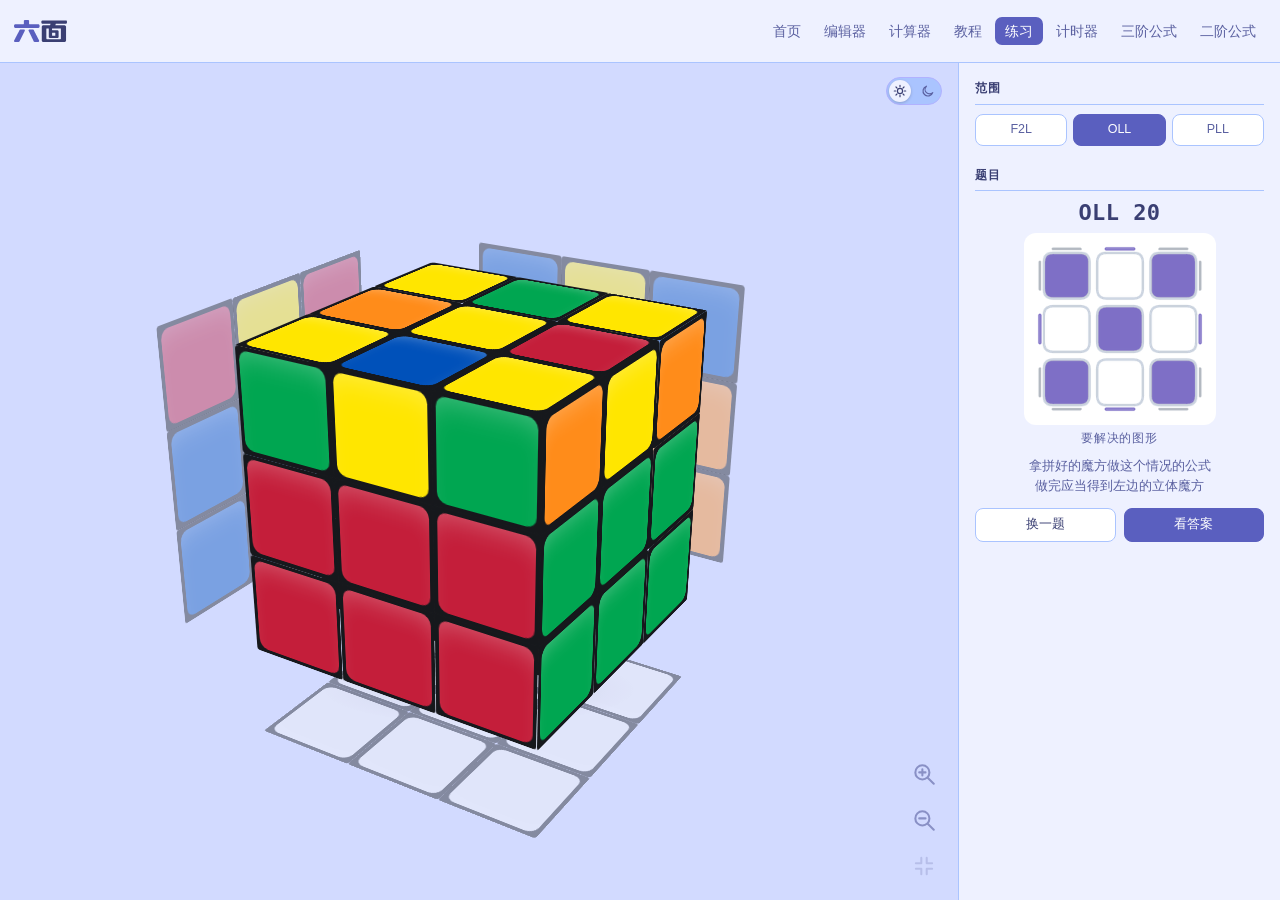
<file: practice.html>
<!DOCTYPE html>
<html lang="zh-CN">
<head>
<meta charset="utf-8">
<meta name="viewport" content="width=device-width, initial-scale=1">
<title>六面 · 魔方练习</title>
<link rel="icon" type="image/x-icon" href="cube-64x64.ico">
<link rel="stylesheet" href="theme.css">
<link rel="stylesheet" href="nav.css">
<style>
  /* 两套主题的所有颜色变量都在 theme.css 里，这里只管版式。 */
  *{box-sizing:border-box}
  html,body{height:100%;margin:0}
  body{background:var(--bg);color:var(--text);overflow:hidden;
       font:14px/1.55 -apple-system,BlinkMacSystemFont,"Segoe UI","PingFang SC","Microsoft YaHei",sans-serif;
       -webkit-font-smoothing:antialiased}
  .app{display:flex;height:calc(100% - var(--nav-h))}

  .stage{flex:1;min-width:0;position:relative;display:flex;align-items:center;justify-content:center;
         background:var(--stage);perspective:1400px;perspective-origin:50% 48%;
         cursor:grab;user-select:none;touch-action:none;overflow:hidden}
  .stage.drag{cursor:grabbing}
  /* 右下角的放大缩小：和四周的折角按钮同一套（无边框、平时淡、指上去染色放大） */
  .zoom{position:absolute;right:14px;bottom:14px;display:grid;gap:6px;z-index:4}
  .zoom button{width:40px;height:40px;padding:0;margin:0;border:0;background:none;
               box-shadow:none;border-radius:12px;cursor:pointer;
               display:grid;place-items:center;color:var(--muted);opacity:.6;
               transition:opacity .14s ease,color .14s ease,scale .12s ease}
  .zoom button svg{width:26px;height:26px;display:block;fill:none;stroke:currentColor;
                   stroke-width:1.9;stroke-linecap:round;stroke-linejoin:round}
  .zoom button:hover:not(:disabled){opacity:1;color:var(--accent-text);scale:1.1}
  .zoom button:active:not(:disabled){scale:.94}
  .zoom button:focus-visible{opacity:1;color:var(--accent-text);
                             outline:2px solid var(--accent-text);outline-offset:-6px}
  .zoom button:disabled{opacity:.22;cursor:default}
  /* 只管位置 —— 开关本身的样式（尺寸/底色/滑块）在 nav.css 里，七页共用 */
  .themebtn{position:absolute;right:16px;top:14px;z-index:5}


  /* 魔方底下的落地阴影：不给它一块「地」，立体魔方看着就是飘着的。
     不能挂在 .cube 上：那是个 preserve-3d 的容器，给它加 filter/box-shadow 会把它
     压成 flat（3D 立刻塌掉），而且阴影也不该跟着魔方一起转。
     所以是舞台上另放一块不参与 3D 的椭圆：位置和尺寸都按 --cs 算（和魔方同步缩放），
     颜色取 --btn-drop（两套主题各自的「落地投影」色），边缘化开得很大 = 非常柔和。 */
  .shadow{position:absolute;left:50%;top:50%;pointer-events:none;
          width:calc(var(--cs) * 3.7);height:calc(var(--cs) * 0.82);
          margin:calc(var(--cs) * 1.5) 0 0 calc(var(--cs) * -1.85);
          border-radius:50%;
          background:radial-gradient(closest-side, var(--btn-drop), transparent 78%)}
  .cube{position:relative;width:0;height:0;transform-style:preserve-3d}
  .layer{position:absolute;left:0;top:0;width:0;height:0;transform-style:preserve-3d}
  .cubie{position:absolute;left:0;top:0;width:var(--cs);height:var(--cs);
         margin:calc(var(--cs) / -2) 0 0 calc(var(--cs) / -2);transform-style:preserve-3d}
  .cubie i{position:absolute;width:var(--cs);height:var(--cs);
           border-radius:calc(var(--cs) * 0.035);background:var(--cubie);
           backface-visibility:hidden}
  .cubie i.on::after{content:'';position:absolute;inset:calc(var(--cs) * 0.042);
    border-radius:calc(var(--cs) * 0.095);background:var(--c);
    box-shadow:inset 0 calc(var(--cs) * 0.16) calc(var(--cs) * 0.28) calc(var(--cs) * -0.17) #fff5}
  .cubie i.px{transform:rotateY(90deg)  translateZ(var(--half))}
  .cubie i.nx{transform:rotateY(-90deg) translateZ(var(--half))}
  .cubie i.py{transform:rotateX(90deg)  translateZ(var(--half))}
  .cubie i.ny{transform:rotateX(-90deg) translateZ(var(--half))}
  .cubie i.pz{transform:translateZ(var(--half))}
  .cubie i.nz{transform:rotateY(180deg) translateZ(var(--half))}
  /* 正面看不到的那三面（左 nx / 下 ny / 后 nz）各投一层半透明的「图例」：
     面本身再往外推一段，整块压到半透明 —— 背面、底面的颜色也看得见，
     又不挡住正面的魔方。
     --half 在方块上本来是「面离方块中心多远」（半个方块），投影面把它改大：
     1.4 = 推到离中心 1.4 个方块处，比原位多出 0.9 个方块的空隙。
     方块 i.on 的圆角和贴纸高光都还在，所以和正面那三面是同一套质感。 */
  /* backface-visibility 必须显式改回 visible：方块本体那六面是 hidden（免得
     近处的面透出背后的贴纸），而投影面本来就背对镜头 —— 不改的话整层投影
     会被浏览器直接剔掉，什么都看不到。 */
  /* 投影面的"看得见"只用透明度表达，不用 display:none —— 元素一直挂在场上，
     透明度才有过渡（display 的切换是没法补间的）。 */
  .cubie i.ghost{--half:calc(var(--cs) * 1.4);opacity:0;pointer-events:none;
                 backface-visibility:visible;transition:opacity .16s ease}
  /* 哪三面背对镜头由【视角】决定（见 syncGhosts）：转动视角时会换成别的面，
     所以每个面都带一份投影，这里按 .g-<面> 打开。 */
  .g-px .cubie i.ghost.px,.g-nx .cubie i.ghost.nx,.g-py .cubie i.ghost.py,
  .g-ny .cubie i.ghost.ny,.g-pz .cubie i.ghost.pz,.g-nz .cubie i.ghost.nz{opacity:.42}
  /* 转动：投影跟着那一层一起转，于是"转到正面"的那面慢慢淡掉、"转到背面"的那面
     慢慢浮现 —— 淡的时长和缓动跟这次转动一样（--gm-dur 由 JS 按这一步填）。
     一直背对的（本来就 .42）、一直朝着镜头的（本来就 0）不用管，保持原样。
     fo- = 转出来（fade out），fi- = 转过去（fade in）。 */
  .layer .cubie i.ghost{transition-duration:var(--gm-dur, 340ms);
                        transition-timing-function:cubic-bezier(.34,.86,.32,1)}
  .layer.fo-px .cubie i.ghost.px,.layer.fo-nx .cubie i.ghost.nx,
  .layer.fo-py .cubie i.ghost.py,.layer.fo-ny .cubie i.ghost.ny,
  .layer.fo-pz .cubie i.ghost.pz,.layer.fo-nz .cubie i.ghost.nz{opacity:0}
  .layer.fi-px .cubie i.ghost.px,.layer.fi-nx .cubie i.ghost.nx,
  .layer.fi-py .cubie i.ghost.py,.layer.fi-ny .cubie i.ghost.ny,
  .layer.fi-pz .cubie i.ghost.pz,.layer.fi-nz .cubie i.ghost.nz{opacity:.42}

  .panel{width:322px;flex:none;background:var(--panel);border-left:1px solid var(--line);
         overflow-y:auto;padding:16px 16px 40px}
  .panel::-webkit-scrollbar{width:10px}
  .panel::-webkit-scrollbar-thumb{background:var(--scroll);border-radius:6px;border:2px solid var(--panel)}
  .sec{margin-bottom:20px}
  /* 小标题是这一列的骨架：正文色 + 加粗 + 底下一道细线（和计算器那一列同一套） */
  .sec > h2{margin:0 0 9px;padding-bottom:6px;font-size:12px;letter-spacing:.1em;
            text-transform:uppercase;color:var(--text);font-weight:700;
            border-bottom:1px solid var(--line)}

  .scope{display:flex;gap:6px}
  .scope button{flex:1;height:32px;border-radius:8px;cursor:pointer;font:inherit;font-size:12.5px;
                background:var(--field);border:1px solid var(--line);color:var(--muted);transition:.12s}
  .scope button:hover{color:var(--text);border-color:var(--line-strong)}
  .scope button.on{background:var(--accent);border-color:var(--accent);color:var(--on-accent, #fff)}

  .qid{font:600 22px/1.2 ui-monospace,Menlo,Consolas,monospace;
       text-align:center;margin:4px 0 2px;letter-spacing:.02em}
  .qhint{text-align:center;color:var(--muted);font-size:12.5px;margin-bottom:12px}
  /* 公式要解决的图形 —— 就是公式表里那一张 */
  .qthumb{display:flex;flex-direction:column;align-items:center;gap:5px;margin:6px 0 10px}
  .qthumb img{width:192px;height:192px;border-radius:12px;background:var(--field)}
  .qthumb span{color:var(--muted);font-size:11.5px;letter-spacing:.06em}

  .act{display:flex;gap:8px}
  .act button{flex:1;height:34px;border-radius:8px;cursor:pointer;font:inherit;font-size:12.5px;
              background:var(--field);border:1px solid var(--line);color:var(--text);transition:.12s}
  .act button:hover{border-color:var(--accent-text);color:var(--accent-text);background:var(--field-hover)}
  .act button.main{background:var(--accent);border-color:var(--accent);color:var(--on-accent, #fff)}
  .act button.main:hover{filter:brightness(1.08);color:#fff}

  .ans{display:none;margin-top:14px;padding:11px 12px;border-radius:9px;
       background:var(--field);border:1px solid var(--line)}
  .ans.on{display:block}
  .ans .lb{color:var(--muted);font-size:11.5px;letter-spacing:.09em;text-transform:uppercase;
           margin-bottom:6px}
  .ans code{font:13px/1.6 ui-monospace,Menlo,Consolas,monospace;word-break:break-all}
  .playtip{margin-top:8px;color:var(--muted);font-size:12px}

  @media (max-width:760px){
    .app{flex-direction:column}
    .panel{width:auto;border-left:none;border-top:1px solid var(--line);max-height:52vh}
    .stage{min-height:38vh}
  }
  @media print{ .themebtn,.panel,.zoom{display:none} }
</style>
<script>/* 主题必须在首次绘制前定好，否则会先用浅色画一遍再翻深色（闪一下） */
try{if(localStorage.getItem('cube-theme')==='dark')document.documentElement.dataset.theme='dark'}catch(e){}</script>
</head>
<body>


<script src="nav.js"></script>
<div class="app">
  <main class="stage" id="stage">
    <button class="themebtn" id="themebtn" type="button" title="切到夜晚"></button>
    <!-- 魔方的落地阴影：不参与 3D，尺寸跟着 --cs 走 -->
    <div class="shadow" aria-hidden="true"></div>
    <div class="cube" id="cube"></div>
    <!-- 放大缩小：点按钮，或者直接把指针放在舞台上滚轮 -->
    <div class="zoom">
      <button id="zin" type="button" title="放大（滚轮向上也可以）" aria-label="放大"><svg
        viewBox="0 0 24 24"><circle cx="10.5" cy="10.5" r="6.5"/><path d="M15.4 15.4L21 21"/><path
        d="M10.5 7.6v5.8M7.6 10.5h5.8"/></svg></button>
      <button id="zout" type="button" title="缩小（滚轮向下也可以）" aria-label="缩小"><svg
        viewBox="0 0 24 24"><circle cx="10.5" cy="10.5" r="6.5"/><path d="M15.4 15.4L21 21"/><path
        d="M7.6 10.5h5.8"/></svg></button>
      <button id="zreset" type="button" title="恢复默认大小（100%）" aria-label="恢复默认大小"><svg
        viewBox="0 0 24 24"><path d="M9.5 4.5v5h-5"/><path d="M14.5 4.5v5h5"/><path
        d="M9.5 19.5v-5h-5"/><path d="M14.5 19.5v-5h5"/></svg></button>
    </div>
  </main>

  <aside class="panel">
    <section class="sec">
      <h2>范围</h2>
      <div class="scope" id="scope">
        <button data-scope="f2l" type="button">F2L</button>
        <button data-scope="oll" type="button">OLL</button>
        <button data-scope="pll" type="button">PLL</button>
      </div>
    </section>

    <section class="sec">
      <h2>题目</h2>
      <div class="qid" id="qid">—</div>
      <div class="qthumb"><img id="qimg" alt="要解决的图形" data-zoom><span>要解决的图形</span></div>
      <div class="qhint">拿拼好的魔方做这个情况的公式<br>做完应当得到左边的立体魔方</div>
      <div class="act">
        <button id="next" type="button">换一题</button>
        <button id="reveal" class="main" type="button">看答案</button>
      </div>
      <div class="ans" id="ans">
        <div class="lb">表里那条公式</div>
        <code id="ansalg"></code>
        <div class="playtip">已从复原态播了一遍 —— 对着它核对你的结果</div>
      </div>
    </section>
  </aside>
</div>

<script src="cubesim.js"></script>
<script src="alglist.js"></script>
<script>
(function () {
  'use strict';

  // 配色与计算器一致：F 面红
  var COLOR = { U: '#FFE600', D: '#F4F4F4', F: '#C41E3A',
                B: '#FF8C1A', R: '#00A651', L: '#0051BA' };
  var DUR = 340;

  // 整体旋转在 CSS 里绕哪根轴、正向多少度（模型 y 朝上、CSS y 朝下，差一次镜像）
  var M3 = {
    U: ['Y', -90, function (p) { return p[1] === 1; }],
    D: ['Y',  90, function (p) { return p[1] === -1; }],
    R: ['X',  90, function (p) { return p[0] === 1; }],
    L: ['X', -90, function (p) { return p[0] === -1; }],
    F: ['Z',  90, function (p) { return p[2] === 1; }],
    B: ['Z', -90, function (p) { return p[2] === -1; }],
    M: ['X', -90, function (p) { return p[0] === 0; }],
    E: ['Y',  90, function (p) { return p[1] === 0; }],
    S: ['Z',  90, function (p) { return p[2] === 0; }],
    r: ['X',  90, function (p) { return p[0] >= 0; }],
    l: ['X', -90, function (p) { return p[0] <= 0; }],
    u: ['Y', -90, function (p) { return p[1] >= 0; }],
    d: ['Y',  90, function (p) { return p[1] <= 0; }],
    f: ['Z',  90, function (p) { return p[2] >= 0; }],
    b: ['Z', -90, function (p) { return p[2] <= 0; }],
    x: ['X',  90, function () { return true; }],
    y: ['Y', -90, function () { return true; }],
    z: ['Z',  90, function () { return true; }]
  };
  var NCLS = { '1,0,0': 'px', '-1,0,0': 'nx', '0,1,0': 'py',
               '0,-1,0': 'ny', '0,0,1': 'pz', '0,0,-1': 'nz' };
  var NALL = ['1,0,0', '-1,0,0', '0,1,0', '0,-1,0', '0,0,1', '0,0,-1'];

  var stageEl = document.getElementById('stage');
  var cubeEl = document.getElementById('cube');
  var ghostOn = true;                 // 「显示投影」开关（计算器面板那个；练习页恒为开）
  // 展示统一用默认视角（红面在左可见位）—— 不做任何按 a/b 的切换。
  var VIEW = { x: -24, y: -32 };
  var view = { x: VIEW.x, y: VIEW.y };
  var CS = 46;
  var busy = false;

  function byPos(state) {
    var out = {};
    for (var k in state) {
      if (!state.hasOwnProperty(k)) continue;
      var parts = k.split('|');
      (out[parts[0]] = out[parts[0]] || {})[parts[1]] = state[k];
    }
    return out;
  }
  // 默认视角（rotateX -24 / rotateY -32）看不到的那三面：
  // 模型 -x（左）、-y（下）、-z（后）。这三面各投一层半透明的「图例」，样式见 .cubie i.ghost。
  /* ---------- 投影（图例）：哪三面看不见，由【视角】算 ----------
     不是按模型里的 F/B/L/R/D/U 定死的：转动视角时，"看不见的那三面"会换成
     别的面，投影也要跟着换。判据和 CSS 一样 —— 面法向先过 rotateY 再过 rotateX
     （CSS 的 v' = Rx·Ry·v），z 分量 < 0 就是背对镜头（CSS 的 +z 朝观察者）。
     每个有贴纸的面都带一份 .ghost（默认不画），由 .g-<面> class 打开。 */
  var CSS_N = { px: [1, 0, 0], nx: [-1, 0, 0], py: [0, -1, 0],
                ny: [0, 1, 0], pz: [0, 0, 1], nz: [0, 0, -1] };
  // 一个 CSS 法向过一遍当前视角之后，朝向镜头的分量（<0 = 背对镜头 = 看不见）
  function viewZ(v) {
    var ax = view.x * Math.PI / 180, ay = view.y * Math.PI / 180;
    var cy = Math.cos(ay), sy = Math.sin(ay), cx = Math.cos(ax), sx = Math.sin(ax);
    var z1 = -v[0] * sy + v[2] * cy;              // 先 rotateY
    return v[1] * sx + z1 * cx;                   // 再 rotateX
  }
  // 层自己的旋转（CSS 轴 + 角度）：转动时投影就跟着它转
  function rotCss(axis, deg, v) {
    var r = deg * Math.PI / 180, c = Math.cos(r), s = Math.sin(r);
    if (axis === 'X') return [v[0], v[1] * c - v[2] * s, v[1] * s + v[2] * c];
    if (axis === 'Y') return [v[0] * c + v[2] * s, v[1], -v[0] * s + v[2] * c];
    return [v[0] * c - v[1] * s, v[0] * s + v[1] * c, v[2]];
  }
  function syncGhosts() {
    NALL.forEach(function (n) {
      cubeEl.classList.toggle('g-' + NCLS[n], ghostOn && viewZ(CSS_N[NCLS[n]]) < 0);
    });
  }

  function cubieHTML(faces) {
    var out = NALL.map(function (n) {
      var col = faces[n];
      if (!col) return '<i class="' + NCLS[n] + '"></i>';
      return '<i class="on ' + NCLS[n] + '" style="--c:' + COLOR[col] + '"></i>';
    });
    // 每个有贴纸的面都再出一份投影面：class 里 ghost 写在 on 前面 ——
    // 页面各处按 class="on …" 抠贴纸的地方（测试、快照的对照）都只认真贴纸。
    NALL.forEach(function (n) {
      if (faces[n]) {
        out.push('<i class="ghost on ' + NCLS[n] + '" style="--c:' + COLOR[faces[n]] + '"></i>');
      }
    });
    return out.join('');
  }
  function paint(state) {
    var map = byPos(state);
    cubeEl.innerHTML = Object.keys(map).map(function (pos) {
      var p = pos.split(',').map(Number);
      // 位置必须用 calc(var(--cs) * n) 表达，不能写成 CS 的像素值 ——
      // 缩放只改 --cs，写死像素的话方块尺寸变了、间距没变，整块会散开
      return '<div class="cubie" data-pos="' + pos + '" style="transform:translate3d(' +
             'calc(var(--cs) * ' + p[0] + '),calc(var(--cs) * ' + (-p[1]) + '),' +
             'calc(var(--cs) * ' + p[2] + '))">' +
             cubieHTML(map[pos]) + '</div>';
    }).join('');
    applyView();
  }
  function applyView() {
    cubeEl.style.transform = 'rotateX(' + view.x + 'deg) rotateY(' + view.y + 'deg)';
    syncGhosts();                              // 视角一变，看不见的那三面就跟着换
  }
  function fit() {
    var w = stageEl.clientWidth, h = stageEl.clientHeight;
    if (!w || !h) return;
    // 立方体投影后的跨度约为边长的 1.4 倍（旋转后），除数 4.3 会基本撑满，
    // 所以整体再收 30% -> 6.15。开了投影要更大：背面那三面各往外推 0.9 个方块，
    // 整体跨度从 3 变成 4.8 个方块，除数按比例放大，留白同时收一点。
    CS = Math.max(12, Math.min(w, h) / (ghostOn ? 7.7 : 6.15));
    applyZoom();
    syncZoom();
  }

  /* ---------- 放大缩小（右下角按钮 + 舞台上滚轮）----------
     只改 --cs / --half 两个尺寸变量，不重画 —— 魔方每个尺寸都是
     calc(var(--cs) * …)，缩放纯粹是 CSS 的事；重画会把正在转的那一层动画打断。 */
  var zoom = 1, ZMIN = 0.5, ZMAX = 2.5;
  function applyZoom() {
    var cs = CS * zoom;
    cubeEl.style.setProperty('--cs', cs + 'px');
    cubeEl.style.setProperty('--half', (cs / 2) + 'px');
    stageEl.style.setProperty('--cs', cs + 'px');   // 舞台上的落地阴影也按这个尺寸
  }
  function syncZoom() {
    document.getElementById('zin').disabled = zoom >= ZMAX - 0.001;
    document.getElementById('zout').disabled = zoom <= ZMIN + 0.001;
    document.getElementById('zreset').disabled = Math.abs(zoom - 1) < 0.001;
  }
  function setZoom(z) {
    var nz = Math.max(ZMIN, Math.min(ZMAX, z));
    if (Math.abs(nz - zoom) > 0.001) { zoom = nz; applyZoom(); saveZoom(); }
    syncZoom();
  }
  // 缩放是「看魔方的习惯」，三页共用同一个键 —— 在计算器里调大，编辑器里也一样大
  var ZOOM_KEY = 'cube-zoom-v1';
  function saveZoom() { try { localStorage.setItem(ZOOM_KEY, String(zoom)); } catch (e) {} }
  function loadZoom() {
    var v = NaN;
    try { v = parseFloat(localStorage.getItem(ZOOM_KEY)); } catch (e) {}
    return (isFinite(v) && v >= ZMIN && v <= ZMAX) ? v : 1;
  }
  zoom = loadZoom();          // 恢复上次的缩放；第一次打开就是 100%
  document.getElementById('zin').addEventListener('click', function () { setZoom(zoom * 1.25); });
  document.getElementById('zout').addEventListener('click', function () { setZoom(zoom / 1.25); });
  document.getElementById('zreset').addEventListener('click', function () { setZoom(1); });
  // 只有指针在舞台上才缩放（右栏里滚轮要正常滚动）。
  // passive:false + preventDefault —— 否则轮子会连带把页面也滚了。
  stageEl.addEventListener('wheel', function (e) {
    e.preventDefault();
    var d = e.deltaMode === 1 ? e.deltaY * 16 : e.deltaY;   // Firefox 有时按「行」给
    setZoom(zoom * Math.exp(-d * 0.0016));
  }, { passive: false });

  function animate(step, done) {
    var cfg = M3[step.mv];
    if (!cfg) { done(); return; }
    var ax = cfg[0], base = cfg[1], inLayer = cfg[2];
    var deg = base * step.times;
    var dur = DUR * Math.abs(deg) / 90;
    var layer = document.createElement('div');
    layer.className = 'layer';
    var moving = [];
    Array.prototype.forEach.call(cubeEl.querySelectorAll('.cubie'), function (el) {
      var p = el.dataset.pos.split(',').map(Number);
      if (inLayer(p)) moving.push(el);
    });
    layer.style.transition = 'transform ' + dur + 'ms cubic-bezier(.34,.86,.32,1)';
    layer.style.transform = 'rotate' + ax + '(0deg)';
    cubeEl.appendChild(layer);
    moving.forEach(function (el) { layer.appendChild(el); });
    // 这一层的投影：转到正面的淡出、转到背面的淡入，一直不变的保持原样
    //（同一层每个方块的朝向变化一样，所以按【面】算一次就够）
    // 先把"转之前"这一帧结算掉：小方块刚被搬进 .layer，这时才知道它们的起始透明度。
    // 少了这一步，下面改透明度会被当成"没有旧值"，直接就位 ——
    // 看着就是"投影先整个出现、然后才开始转"。
    void layer.offsetWidth;
    if (ghostOn) {
      layer.style.setProperty('--gm-dur', dur + 'ms');
      NALL.forEach(function (n) {
        var k = NCLS[n];
        var was = viewZ(CSS_N[k]) < 0, will = viewZ(rotCss(ax, deg, CSS_N[k])) < 0;
        if (was && !will) layer.classList.add('fo-' + k);        // 转到正面：淡出
        else if (!was && will) layer.classList.add('fi-' + k);   // 转到背面：淡入
      });
    }
    void layer.offsetWidth;
    layer.style.transform = 'rotate' + ax + '(' + deg + 'deg)';
    var finished = false;
    function finish() {
      if (finished) return;
      finished = true;
      done();                          // 里面会重画，投影回到静态状态
    }
    layer.addEventListener('transitionend', finish);
    setTimeout(finish, dur + 80);
  }

  /* ---------- 题目 ---------- */
  // 范围选择也持久化，离开再回来还是上次练的那个
  var SCOPE_KEY = 'practice-scope-v1';
  var SCOPES = ['f2l', 'oll', 'pll'];
  var scope = 'oll', cur = null;
  var bag = [], lastIdx = -1;
  try {
    var sv = localStorage.getItem(SCOPE_KEY);
    if (SCOPES.indexOf(sv) >= 0) scope = sv;
  } catch (e) {}
  function saveScope() {
    try { localStorage.setItem(SCOPE_KEY, scope); } catch (e) {}
  }

  /* 题库：公式页上「一个题号收好几行」（oll.html / pll.html 里第一行是主公式，
     后面几行是备选写法），这里一个题号只取【第一行】，也就是页面上那条主公式。
     两行解的是同一个局面（测试里逐条核过：题面、局面完全一样，只有答案不同），
     所以：
       · 练到自己没背过的那条，只会让人怀疑是不是记错了 —— 刷题要的就是对答案；
       · 不去重的话这些题号一轮里会出现两次，抽中概率是别的题的两倍
         （OLL 一轮 62 张而不是 57 张，PLL 29 张而不是 21 张）。
     备选写法没丢：公式页上照旧写着，计算器的「选公式」面板里也能挑。 */
  function casesOf(kind) {
    var list = (typeof ALG_LIST !== 'undefined' && ALG_LIST[kind]) || [];
    var seen = {}, out = [];
    list.forEach(function (r) {
      if (!seen[r[0]]) { seen[r[0]] = 1; out.push(r); }
    });
    return out;
  }

  /* 两道题算不算「同一题」：题号相同就是同一题。
     题库已经按题号去过重，所以一轮里不会重样；这条判的是【换轮那一下】——
     上一轮最后一张和这一轮第一张别是同一道题，不然看着就像「点了没反应」。 */
  function sameCase(list, a, b) {
    return a >= 0 && b >= 0 && !!list[a] && !!list[b] && list[a][0] === list[b][0];
  }
  /* 洗牌袋：把该范围的题洗一遍，逐个取出，取完再洗一轮。
     这样每一题都会出现一次才可能重复；并且换轮时避免第一题和上一题撞。 */
  function drawIndex(list) {
    var n = list.length;
    if (!bag.length) {
      bag = [];
      for (var i = 0; i < n; i++) bag.push(i);
      for (var j = n - 1; j > 0; j--) {
        var k = Math.floor(Math.random() * (j + 1));
        var t = bag[j]; bag[j] = bag[k]; bag[k] = t;
      }
      // 从末尾取，所以把可能与上一题撞的那张换到前面去
      if (n > 1 && sameCase(list, bag[n - 1], lastIdx)) {
        for (var m = 0; m < n - 1; m++) {
          if (!sameCase(list, bag[m], lastIdx)) {
            var t2 = bag[n - 1]; bag[n - 1] = bag[m]; bag[m] = t2;
            break;
          }
        }
      }
    }
    lastIdx = bag.pop();
    return lastIdx;
  }
  // 公式表里那张图的文件名
  function thumbOf(kind, id) {
    var f = kind === 'f2l' ? id : (/^\d+$/.test(id) && id.length < 2 ? '0' + id : id);
    var size = kind === 'f2l' ? '256x258' : '256x256';
    // OLL 有昼夜两版（白天紫顶 / 夜晚黄顶），别的只有一版
    var tone = kind === 'oll' ? (document.documentElement.dataset.theme === 'dark' ? '-night' : '-day') : '';
    return kind + '/' + kind + '-' + f + tone + '-' + size + '.png';
  }

  // 本轮进度也要留住 —— 否则切回来重开一轮，"不重复出题"就断了
  var ROUND_KEY = 'practice-round-v1';
  function saveRound() {
    try {
      localStorage.setItem(ROUND_KEY, JSON.stringify({ scope: scope, id: cur && cur.id,
                                                       bag: bag, last: lastIdx }));
    } catch (e) {}
  }

  function pick() {
    var list = casesOf(scope);
    if (!list.length) return;
    show(list[drawIndex(list)]);
  }

  // 把一道题摆出来（抽到新题、或从存档恢复）
  function show(r) {
    // F2L 的 b 版是按「绿色为 F 面」写的：在公式【前面】加一个 y，
    //     y + 公式
    // 这样算出来的局面，才和用户照 b 列（绿面朝自己）做出来的结果一致。
    // 注意这不是转视角 —— 整体旋转会真的改变局面。
    var exec = (scope === 'f2l' && /b$/.test(r[0])) ? ('y ' + r[1]) : r[1];
    // 目标图形 = 从【复原态】执行这条公式的结果 ——
    // 用户手里是拼好的魔方，做完得到的正是这个
    cur = { id: r[0], alg: r[1], exec: exec,
            state: CubeSim.apply(CubeSim.solved(), exec) };
    view.x = VIEW.x;
    view.y = VIEW.y;
    document.getElementById('qid').textContent = scope.toUpperCase() + ' ' + r[0];
    var img = document.getElementById('qimg');
    img.src = thumbOf(scope, r[0]);
    img.alt = scope.toUpperCase() + ' ' + r[0];
    document.getElementById('ans').classList.remove('on');
    document.getElementById('ansalg').textContent = '';
    paint(cur.state);
    saveRound();
  }

  function reveal() {
    if (!cur || busy) return;
    document.getElementById('ansalg').textContent = cur.alg;
    document.getElementById('ans').classList.add('on');
    // 从复原态一步步播一遍，方便对着核对自己手上的结果
    busy = true;
    var list = CubeSim.steps(cur.exec || cur.alg);
    var st = CubeSim.solved();
    paint(st);
    var i = 0;
    (function next() {
      if (i >= list.length) { busy = false; paint(cur.state); return; }
      var mv = list[i++];
      animate(mv, function () {
        st = CubeSim.turn(CubeSim.clone(st), mv.mv, mv.times);
        paint(st);
        next();
      });
    })();
  }

  Array.prototype.forEach.call(document.querySelectorAll('#scope button'), function (b) {
    b.addEventListener('click', function () {
      if (busy) return;
      scope = b.dataset.scope;
      saveScope();
      bag = []; lastIdx = -1;          // 换范围就重开一轮
      Array.prototype.forEach.call(document.querySelectorAll('#scope button'), function (o) {
        o.classList.toggle('on', o === b);
      });
      pick();
    });
  });
  document.getElementById('next').addEventListener('click', function () { if (!busy) pick(); });
  document.getElementById('reveal').addEventListener('click', reveal);

  /* 拖拽转视角 */
  var drag = null;
  stageEl.addEventListener('pointerdown', function (e) {
    if (e.target.closest && e.target.closest('.zoom button, .themebtn')) return;
    drag = { x: e.clientX, y: e.clientY, vx: view.x, vy: view.y };
    stageEl.classList.add('drag');
    if (stageEl.setPointerCapture) stageEl.setPointerCapture(e.pointerId);
  });
  stageEl.addEventListener('pointermove', function (e) {
    if (!drag) return;
    view.x = Math.max(-88, Math.min(88, drag.vx - (e.clientY - drag.y) * 0.55));
    view.y = drag.vy + (e.clientX - drag.x) * 0.55;
    applyView();
  });
  ['pointerup', 'pointercancel', 'pointerleave'].forEach(function (ev) {
    stageEl.addEventListener(ev, function () { drag = null; stageEl.classList.remove('drag'); });
  });
  window.addEventListener('resize', fit);

  /* 夜晚模式 */
  var root = document.documentElement, btn = document.getElementById('themebtn');
  // 切主题时把当前这道题的图换成另一套（OLL 才有两版）
  function syncThumb() {
    if (cur && cur.id) document.getElementById('qimg').src = thumbOf(scope, cur.id);
  }
  function applyTheme(t) {
    root.dataset.theme = t;
    syncThumb();        // 切主题时把图/缩略图换成另一套（OLL 分昼夜两版）
    btn.title = t === 'dark' ? '切到白天' : '切到夜晚';
    try { localStorage.setItem('cube-theme', t); } catch (e) {}
  }
  var saved = null;
  try { saved = localStorage.getItem('cube-theme'); } catch (e) {}
  applyTheme(saved === 'dark' ? 'dark' : 'light');
  btn.addEventListener('click', function () {
    applyTheme(root.dataset.theme === 'dark' ? 'light' : 'dark');
  });

  fit();
  Array.prototype.forEach.call(document.querySelectorAll('#scope button'), function (o) {
    o.classList.toggle('on', o.dataset.scope === scope);
  });

  // 切到别的页面再回来时，题目不该变 —— 优先恢复上次那一题
  (function restore() {
    var raw = null;
    try { raw = localStorage.getItem(ROUND_KEY); } catch (e) {}
    if (raw) {
      try {
        var d = JSON.parse(raw);
        if (d && d.scope === scope && typeof d.id === 'string') {
          var list = casesOf(scope);
          var row = list.filter(function (r) { return r[0] === d.id; })[0];
          if (row) {
            // 存档里的下标是按当时的题库算的；题库要是变过（比如去掉重复写法），
            // 旧下标可能越界 —— 清掉不合法的，别等下抽到 undefined
            bag = (Array.isArray(d.bag) ? d.bag : []).filter(function (i) {
              return typeof i === 'number' && i >= 0 && i < list.length;
            });
            lastIdx = typeof d.last === 'number' && d.last >= 0 && d.last < list.length
              ? d.last : -1;
            show(row);
            return;
          }
        }
      } catch (e) {}
    }
    pick();
  })();
})();
</script>
</body>
</html>
</file>
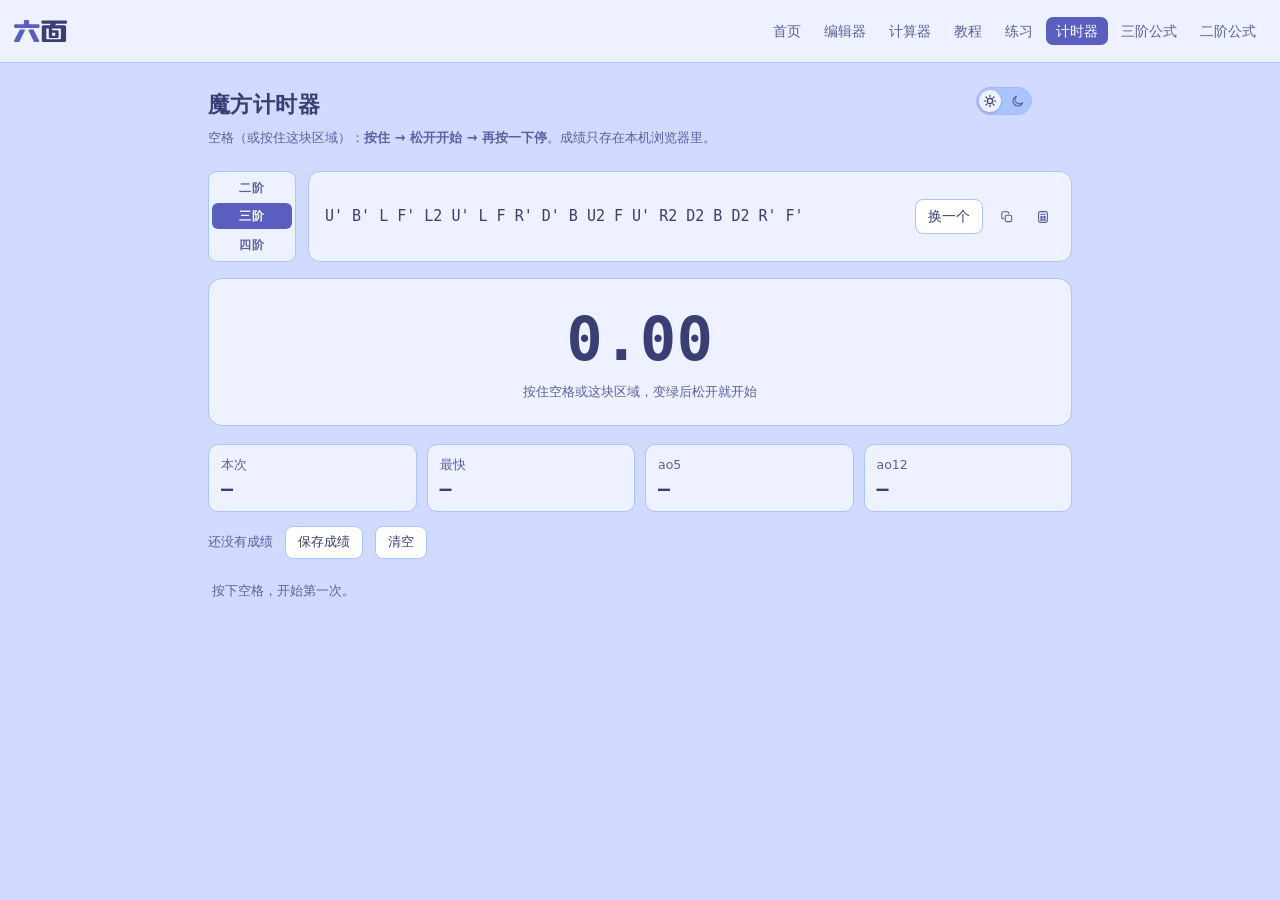
<file: timer.html>
<!DOCTYPE html>
<html lang="zh-CN">
<head>
<meta charset="utf-8">
<meta name="viewport" content="width=device-width, initial-scale=1">
<title>六面 · 魔方计时器</title>
<link rel="icon" type="image/x-icon" href="cube-64x64.ico">
<link rel="stylesheet" href="theme.css">
<link rel="stylesheet" href="nav.css">
<style>
  /* 配色（两套主题的所有颜色变量）都在 theme.css 里，这里只管版式。 */
  *{box-sizing:border-box}
  html,body{margin:0}
  body{background:var(--bg);color:var(--text);
       font:14px/1.6 system-ui,-apple-system,"Segoe UI","PingFang SC","Microsoft YaHei",sans-serif}
  main{max-width:900px;margin:0 auto;padding:10px 18px 70px}

  header{position:relative;padding:14px 0 6px}
  h1{margin:0;font-size:22px;letter-spacing:.02em}
  header p{margin:6px 0 0;color:var(--muted);font-size:13px}
  .themebtn{position:absolute;right:40px;top:14px}
  .printbtn{display:none}

  /* 三阶 / 二阶 / 四阶：和编辑器、计算器那块模式栏逐字同一套（面板底 + 竖着一摞
     按钮 + 会滑过去的药丸），摆在打乱框左边、和它并排 —— 换阶数换的就是这一条打乱，
     手边就是那个框，比挂在页头更顺。 */
  .scrrow{display:flex;align-items:stretch;gap:12px;margin:16px 0 0;flex-wrap:wrap}
  .modebar{position:relative;display:flex;flex-direction:column;gap:2px;flex:none;
           min-width:88px;background:var(--panel);border:1px solid var(--line);
           border-radius:9px;padding:3px}
  .mpill{position:absolute;left:0;top:0;border-radius:6px;background:var(--accent);
         transition:transform .18s ease,width .18s ease,height .18s ease;pointer-events:none}
  .modebar button{position:relative;z-index:1;background:none;border:none;color:var(--muted);
                  text-align:center;font:inherit;font-size:11.5px;font-weight:600;
                  letter-spacing:.09em;padding:4px 13px;border-radius:6px;cursor:pointer;
                  transition:color .18s ease .18s}
  .modebar button:not(.on){transition-delay:0s}
  .modebar button:hover{color:var(--text)}
  .modebar button.on{color:var(--on-accent, #fff)}
  @media (prefers-reduced-motion: reduce){ .mpill{transition:none} }

  /* 打乱 */
  .scr{flex:1;min-width:0;margin:0;padding:14px 16px;background:var(--card);
       border:1px solid var(--line);border-radius:12px;
       display:flex;align-items:center;gap:12px;flex-wrap:wrap}
  .scr .txt{flex:1;min-width:240px;font:15px/1.7 ui-monospace,SFMono-Regular,Menlo,Consolas,monospace;
            word-break:break-word}
  .scr .txt.bad{color:var(--muted);font-family:inherit}
  /* 「换一个」：和旁边两个小图标一样垂直居中。
     不能挂 .bar —— 那是下面成绩栏那一行的样式，自带 14px 上边距，在这条居中的框里
     就会把按钮压偏下（用户看出来的那个毛病）。 */
  .scr .go{flex:none;padding:5px 12px;border-radius:8px;cursor:pointer;font:inherit;
           background:var(--field);border:1px solid var(--line);color:var(--text)}
  .scr .go:hover{color:var(--accent-text);border-color:var(--accent-text)}

  /* 计时区：整块都能按（按住预备、松开开始、再按停止） */
  .pad{margin:16px 0 0;padding:26px 16px 22px;border-radius:14px;background:var(--card);
       border:1px solid var(--line);text-align:center;cursor:pointer;user-select:none;
       touch-action:manipulation;transition:background .12s,border-color .12s,color .12s}
  .pad.ready{background:var(--chip-on-bg);border-color:var(--accent)}
  .pad.run{background:var(--chip);border-color:var(--line-strong)}
  .time{font:700 60px/1.15 ui-monospace,SFMono-Regular,Menlo,Consolas,monospace;
        font-variant-numeric:tabular-nums;letter-spacing:.01em}
  .pad.ready .time{color:var(--head-green)}
  .hint{margin-top:8px;color:var(--muted);font-size:13px}

  /* 成绩 */
  .sum{margin:18px 0 0;display:flex;gap:10px;flex-wrap:wrap}
  .sum .b{flex:1;min-width:110px;padding:10px 12px;border-radius:10px;background:var(--card);
          border:1px solid var(--line)}
  .sum .k{color:var(--muted);font-size:12.5px}
  .sum .v{font:600 20px/1.3 ui-monospace,SFMono-Regular,Menlo,Consolas,monospace;
          font-variant-numeric:tabular-nums}
  .bar{margin:14px 0 0;display:flex;align-items:center;gap:12px;color:var(--muted);font-size:13px}
  .bar button{padding:5px 12px;border-radius:8px;cursor:pointer;font:inherit;
              background:var(--field);border:1px solid var(--line);color:var(--text)}
  .bar button:hover{color:var(--accent-text);border-color:var(--accent-text)}
  .list{margin:12px 0 0}
  .row{display:flex;align-items:baseline;gap:12px;padding:7px 4px;border-bottom:1px solid var(--line);
       font-size:13.5px}
  .row .n{flex:none;width:34px;color:var(--muted);font-size:12.5px}
  .row .t{flex:none;width:78px;font:600 15px/1.4 ui-monospace,SFMono-Regular,Menlo,Consolas,monospace;
          font-variant-numeric:tabular-nums}
  .row .s{flex:1;min-width:0;color:var(--muted);overflow:hidden;text-overflow:ellipsis;white-space:nowrap}
  .row.best .t{color:var(--accent-text)}
  /* 每行右边：复制打乱 / 在计算器里打开 / 删掉这条 */
  .scr .ico,.row .ico{flex:none;display:inline-flex;align-items:center;justify-content:center;
            width:24px;height:24px;padding:0;border-radius:7px;cursor:pointer;
            background:none;border:1px solid transparent;color:var(--muted);text-decoration:none}
  .scr .ico:hover,.row .ico:hover{color:var(--accent-text);border-color:var(--line);background:var(--field)}
  .row .ico.del:hover{color:var(--head-red);border-color:var(--head-red)}
  .scr .ico svg,.row .ico svg{width:14px;height:14px;display:block;fill:none;stroke:currentColor;
                stroke-width:1.9;stroke-linecap:round;stroke-linejoin:round}
  .empty{color:var(--muted);font-size:13px;padding:10px 4px}

  @media (max-width:640px){
    .time{font-size:44px}
    .pad{padding:20px 12px 18px}
    .row .s{display:none}
  }
  @media print{ .themebtn,.pad,.bar,.modebar{display:none} }
</style>
<script>try{if(localStorage.getItem('cube-theme')==='dark')document.documentElement.dataset.theme='dark'}catch(e){}</script>
</head>
<body>

<script src="nav.js"></script>
<script src="timer.js"></script>
<main>
  <header>
    <h1>魔方计时器</h1>
    <p>空格（或按住这块区域）：<b>按住 → 松开开始 → 再按一下停</b>。成绩只存在本机浏览器里。</p>
    <button class="themebtn" id="themebtn" type="button" title="切到夜晚"></button>
  </header>

  <!-- 三阶 / 二阶 / 四阶：换阶数会换一套打乱 + 一套成绩（不同阶数没有可比性，分开算），
       打乱条和成绩里那个 ↗ 也会带上对应的标记（@2s: / @4s:），点过去自动切阶数。 -->
  <div class="scrrow">
    <div class="modebar" id="modebar">
      <span class="mpill" id="mpill"></span>
      <button id="mode2" type="button" data-mode="2" aria-pressed="false"
              title="二阶（2×2×2）：11 步打乱（只写 U R F）">二阶</button>
      <button id="mode3" type="button" data-mode="3" class="on" aria-pressed="true"
              title="三阶（3×3×3）：20 步打乱">三阶</button>
      <button id="mode4" type="button" data-mode="4" aria-pressed="false"
              title="四阶（4×4×4）：40 步打乱（一半左右是宽转 Rw）">四阶</button>
    </div>
    <div class="scr">
      <div class="txt" id="scr"></div>
      <button class="go" id="newscr" type="button" title="换一条打乱">换一个</button>
      <!-- 还没开始计时也能用：复制这条打乱 / 送进计算器 -->
      <button class="ico" id="scr-copy" type="button" title="复制这条打乱"
              aria-label="复制这条打乱"></button>
      <a class="ico" id="scr-calc" href="calc.html#" target="_blank" rel="noopener"
         title="在计算器里打开这条打乱" aria-label="在计算器里打开这条打乱"></a>
    </div>
  </div>

  <div class="pad" id="pad">
    <div class="time" id="time">0.00</div>
    <div class="hint" id="hint">按住空格或这块区域，变绿后松开就开始</div>
  </div>

  <div class="sum">
    <div class="b"><div class="k">本次</div><div class="v" id="s-last">—</div></div>
    <div class="b"><div class="k">最快</div><div class="v" id="s-best">—</div></div>
    <div class="b"><div class="k">ao5</div><div class="v" id="s-ao5">—</div></div>
    <div class="b"><div class="k">ao12</div><div class="v" id="s-ao12">—</div></div>
  </div>

  <div class="bar">
    <span id="count">还没有成绩</span>
    <button id="save" type="button">保存成绩</button>
    <button id="clear" type="button">清空</button>
  </div>
  <div class="list" id="list"></div>
</main>

<script>
(function () {
  'use strict';

  var KEY = 'cube-timer-v1';
  var MAX = 300;                       // 每阶只留最近 300 次，别把 localStorage 撑爆
  var MODES = { '3': '三阶', '2': '二阶', '4': '四阶' };   // 按钮顺序：二阶 / 三阶 / 四阶

  var scrEl = document.getElementById('scr');
  var padEl = document.getElementById('pad');
  var timeEl = document.getElementById('time');
  var hintEl = document.getElementById('hint');
  var listEl = document.getElementById('list');
  var countEl = document.getElementById('count');
  var els = { last: 's-last', best: 's-best', ao5: 's-ao5', ao12: 's-ao12' };

  var ICON = {
    copy: '<svg viewBox="0 0 24 24"><rect x="9" y="9" width="11" height="11" rx="2.4"/>' +
          '<path d="M15 6.5V5.4A2.4 2.4 0 0 0 12.6 3H5.4A2.4 2.4 0 0 0 3 5.4v7.2A2.4 2.4 0 0 0 5.4 15h1.1"/></svg>',
    calc: '<svg viewBox="0 0 24 24"><rect x="4.4" y="2.8" width="15.2" height="18.4" rx="3.2"/>' +
          '<path d="M8.1 7.4h7.8"/><circle cx="9.4" cy="12.3" r="1.35"/><circle cx="14.6" cy="12.3" r="1.35"/>' +
          '<circle cx="9.4" cy="16.6" r="1.35"/><circle cx="14.6" cy="16.6" r="1.35"/></svg>',
    del: '<svg viewBox="0 0 24 24"><path d="M5 5l14 14M19 5L5 19"/></svg>'
  };

  var solves = [];                     // [{ms, scramble, at}]，新的在后面
  var scramble = '';
  var mode = '3';                      // '3' | '2' | '4'
  var saves = {};                      // 其他阶数的那几套：{ '2': {solves, scramble}, … }
  var phase = 'idle';                  // idle | ready | run
  var t0 = 0, raf = 0, timer = 0;

  /* 存档：**当前这一阶**的 solves / scramble 放在顶层（老版本、老的读法照样能用），
     别的阶数塞在 saves 里 —— 加上顶层那个 mode，就是「上次离开时那一阶」。
     所以打开时是什么阶数，全看这个 mode；第一次打开（还没有存档）是三阶。
     这样三阶那套成绩和以前完全一样，不会因为加了阶数就丢。 */
  try {
    var raw = JSON.parse(localStorage.getItem(KEY) || 'null');
    if (Object.prototype.toString.call(raw) === '[object Array]') {
      // 老格式：只有成绩列表（那时候只有三阶）
      solves = raw.filter(function (s) { return s && typeof s.ms === 'number'; });
    } else if (raw && typeof raw === 'object') {
      if (raw.mode === '2' || raw.mode === '4' || raw.mode === '3') mode = raw.mode;
      solves = (raw.solves || []).filter(function (s) { return s && typeof s.ms === 'number'; });
      scramble = typeof raw.scramble === 'string' ? raw.scramble : '';
      if (raw.saves && typeof raw.saves === 'object') {
        Object.keys(raw.saves).forEach(function (k) {
          var v = raw.saves[k];
          if (!v) return;
          saves[k] = {
            solves: (v.solves || []).filter(function (s) { return s && typeof s.ms === 'number'; }),
            scramble: typeof v.scramble === 'string' ? v.scramble : ''
          };
        });
      }
    }
  } catch (e) {}
  function save() {
    try {
      // mode 也存：下次打开就停在那一阶（第一次打开没有存档，默认三阶）
      var doc = { mode: mode, solves: solves.slice(-MAX), scramble: scramble, saves: {} };
      Object.keys(saves).forEach(function (k) {
        if (k === mode || !saves[k]) return;
        doc.saves[k] = { solves: saves[k].solves.slice(-MAX), scramble: saves[k].scramble || '' };
      });
      localStorage.setItem(KEY, JSON.stringify(doc));
    } catch (e) {}
  }

  /* ---------- 打乱 ---------- */
  var scrCopy = document.getElementById('scr-copy'), scrCalc = document.getElementById('scr-calc');
  scrCopy.innerHTML = ICON.copy;
  scrCalc.innerHTML = ICON.calc;
  /* 跳计算器时带哪个标记：三阶 @s:、二阶 @2s:、四阶 @4s: ——
     计算器按它决定用哪一阶、以及「这是一条打乱」（直接执行，不先摆局面）。 */
  function scrPrefix() { return mode === '2' ? '@2s:' : mode === '4' ? '@4s:' : '@s:'; }
  function syncScrLink() {
    scrCalc.setAttribute('href', 'calc.html#' + scrPrefix() + encodeURIComponent(scramble));
  }
  function newScramble() {
    scramble = Timer.scrambleFor(mode);
    scrEl.textContent = scramble;
    scrEl.classList.remove('bad');
    // 没开始计时也能把这条送进计算器（换打乱时链接跟着换）
    syncScrLink();
    save();          // 换了打乱立刻存：否则切页回来又变回上一条
  }
  // 存档里有当前打乱就接着用（切页、刷新都不换题），没有才新生成一条
  if (scramble) {
    scrEl.textContent = scramble;
    syncScrLink();
  } else {
    newScramble();
  }
  scrCopy.addEventListener('click', function () {
    flash('已复制：' + scramble);
    copyText(scramble, function () {});
  });

  /* ---------- 阶数：三阶 / 二阶 / 四阶 ----------
     换阶数只换「打乱 + 成绩」这两套，计时本身不受影响（计时中换就先把这次作废）。
     成绩按阶数分开算：二阶、四阶和二阶之间没有可比性，混在一张榜上没意义。 */
  var modeBtns = { '3': document.getElementById('mode3'), '2': document.getElementById('mode2'),
                   '4': document.getElementById('mode4') };
  var mpill = document.getElementById('mpill');
  // 选中态那块药丸：和编辑器 / 计算器一个做法（切的时候滑过去，不是跳过去）
  function placeMPill(el, animate) {
    if (!mpill || !el) return;
    if (!animate) mpill.style.transition = 'none';
    mpill.style.width = el.offsetWidth + 'px';
    mpill.style.height = el.offsetHeight + 'px';
    mpill.style.transform = 'translate(' + el.offsetLeft + 'px,' + el.offsetTop + 'px)';
    if (!animate) {
      void mpill.offsetWidth;            // 逼一次重排，免得初始定位也被当成动画
      mpill.style.transition = '';
    }
  }
  function syncMode(animate) {
    var active = null;
    Object.keys(modeBtns).forEach(function (k) {
      var b = modeBtns[k];
      b.classList.toggle('on', k === mode);
      // 桩里没有 setAttribute（真 DOM 有）；读屏靠 aria-pressed 知道选的是哪个
      if (b.setAttribute) b.setAttribute('aria-pressed', k === mode ? 'true' : 'false');
      if (k === mode) active = b;
    });
    placeMPill(active, animate !== false);
    syncScrLink();
  }
  function setMode(m) {
    var nm = (m === '2' || m === '4') ? m : '3';
    if (nm === mode) return;
    if (phase !== 'idle') {              // 计时中换阶数：这一次作废（没法算到另一阶上）
      stopTicking();
      pressed = skipUp = false;
      paintTime(0);
      setPhase('idle');
      flash('换阶数了，这一次不算');
    }
    saves[mode] = { solves: solves, scramble: scramble };   // 这一套收起来
    var back = saves[nm] || { solves: [], scramble: '' };
    solves = back.solves;                                   // 目标那一套取出来
    scramble = back.scramble || '';
    mode = nm;
    syncMode(true);
    if (scramble) scrEl.textContent = scramble;
    else newScramble();                  // 这一阶还没有题：现生成一条
    render();
    save();
  }
  modeBtns['3'].addEventListener('click', function () { setMode('3'); });
  modeBtns['2'].addEventListener('click', function () { setMode('2'); });
  modeBtns['4'].addEventListener('click', function () { setMode('4'); });
  syncMode(false);

  /* ---------- 计时 ---------- */
  function paintTime(ms) { timeEl.textContent = Timer.fmt(ms); }
  function setPhase(p) {
    phase = p;
    padEl.classList.toggle('ready', p === 'ready');
    padEl.classList.toggle('run', p === 'run');
    hintEl.textContent = p === 'idle' ? '按住空格或这块区域，变绿后松开就开始'
      : p === 'ready' ? '松开就开始'
      : '按一下停';
  }
  function start() {
    if (phase === 'run') return;                      // 已经在跑了就别重开
    t0 = (window.performance && performance.now) ? performance.now() : Date.now();
    setPhase('run');
    tick();
  }
  function tick() {
    var now = (window.performance && performance.now) ? performance.now() : Date.now();
    paintTime(now - t0);
    raf = (window.requestAnimationFrame || function (f) { return setTimeout(f, 30); })(tick);
  }
  // 停掉逐帧刷新（清空时也要用：计时中点清空，不能只改状态、把计时丢在后台继续跑）
  function stopTicking() {
    if (raf) { (window.cancelAnimationFrame || clearTimeout)(raf); raf = 0; }
  }
  function stop() {
    var now = (window.performance && performance.now) ? performance.now() : Date.now();
    stopTicking();
    var ms = Math.round(now - t0);
    paintTime(ms);
    solves.push({ ms: ms, scramble: scramble, at: Date.now() });
    save();
    render();
    setPhase('idle');
    newScramble();                     // 下一次的题
  }

  /* 一次「按」= keydown/pointerdown，一次「放」= keyup/pointerup。规则：
       idle  + 按 -> ready（预备）
       ready + 放 -> 开始计时
       run   + 按 -> 停
     两个标记是为了不让一次动作被处理两遍、也不让「停」那一下的松手又开跑：
       pressed —— 这一轮「按」已经处理过（空格和指针事件可能同一瞬间都来）
       skipUp  —— 刚才是「按下去停的」，紧跟着的松手什么都不做 */
  var pressed = false, skipUp = false;
  function down() {
    if (pressed) return;
    pressed = true;
    if (phase === 'run') { stop(); skipUp = true; return; }
    setPhase('ready');
  }
  function up() {
    if (!pressed && !skipUp) return;
    pressed = false;
    if (skipUp) { skipUp = false; return; }
    if (phase === 'ready') start();
  }
  padEl.addEventListener('pointerdown', function (e) { e.preventDefault(); down(); });
  padEl.addEventListener('pointerup', function (e) { e.preventDefault(); up(); });
  padEl.addEventListener('pointercancel', function () { if (phase === 'ready') setPhase('idle'); });
  document.addEventListener('keydown', function (e) {
    if (e.code !== 'Space' && e.key !== ' ') return;
    e.preventDefault();
    if (e.repeat) return;
    down();
  });
  document.addEventListener('keyup', function (e) {
    if (e.code !== 'Space' && e.key !== ' ') return;
    e.preventDefault();
    up();
  });

  /* ---------- 成绩列表 ---------- */
  function render() {
    var st = Timer.stats(solves);
    var lastMs = st.count ? solves[solves.length - 1].ms : null;
    document.getElementById(els.last).textContent = Timer.fmt(lastMs);
    document.getElementById(els.best).textContent = Timer.fmt(st.best);
    document.getElementById(els.ao5).textContent = Timer.fmt(st.ao5);
    document.getElementById(els.ao12).textContent = Timer.fmt(st.ao12);
    countEl.textContent = st.count ? ('共 ' + st.count + ' 次') : '还没有成绩';
    var html = '';
    for (var i = solves.length - 1; i >= 0; i--) {
      var s = solves[i];
      var scr = String(s.scramble || '').replace(/[<>&"]/g, '');
      html += '<div class="row' + (s.ms === st.best ? ' best' : '') + '">' +
              '<span class="n">' + (i + 1) + '</span>' +
              '<span class="t">' + Timer.fmt(s.ms) + '</span>' +
              '<span class="s">' + scr + '</span>' +
              '<button class="ico" type="button" data-copy="' + i + '" title="复制这条打乱"' +
              ' aria-label="复制这条打乱">' + ICON.copy + '</button>' +
              (scr ? '<a class="ico" href="calc.html#' + scrPrefix() + encodeURIComponent(scr) + '"' +
                     ' target="_blank" rel="noopener" title="在计算器里打开这条打乱"' +
                     ' aria-label="在计算器里打开这条打乱">' + ICON.calc + '</a>' : '') +
              '<button class="ico del" type="button" data-del="' + i + '" title="删掉这条"' +
              ' aria-label="删掉这条">' + ICON.del + '</button>' +
              '</div>';
    }
    listEl.innerHTML = html || '<div class="empty">按下空格，开始第一次。</div>';
  }
  render();

  /* 列表里的三个小图标：复制打乱、跳计算器（就是个 <a>）、删掉这条。
     删除只动成绩列表，不碰计时状态 —— 计时中删记录也不会影响正在跑的这一次。 */
  function flash(msg) {
    if (phase === 'run') return;                 // 计时中不打扰那块区域
    hintEl.textContent = msg;
    clearTimeout(flash.t);
    flash.t = setTimeout(function () {
      hintEl.textContent = phase === 'idle' ? '按住空格或这块区域，变绿后松开就开始' : '';
    }, 1400);
  }
  function copyText(text, done) {
    if (navigator.clipboard && window.isSecureContext) {
      navigator.clipboard.writeText(text).then(done, function () { fallback(text); done(); });
    } else { fallback(text); done(); }
    function fallback(t) {
      var ta = document.createElement('textarea');
      ta.value = t;
      ta.style.position = 'fixed';
      ta.style.left = '-9999px';
      document.body.appendChild(ta);
      ta.select();
      try { document.execCommand('copy'); } catch (e) {}
      document.body.removeChild(ta);
    }
  }
  listEl.addEventListener('click', function (e) {
    var el = e.target && e.target.closest ? e.target.closest('[data-del],[data-copy]') : null;
    if (!el) return;
    var del = el.getAttribute('data-del'), cp = el.getAttribute('data-copy');
    if (del !== null && del !== undefined) {
      solves.splice(+del, 1);
      save();
      render();
      flash('删掉了一条');
    } else if (cp !== null && cp !== undefined) {
      var s = solves[+cp];
      if (!s) return;
      // 先给反馈（复制是异步的），复制失败会走 execCommand 退路，提示一样准
      flash('已复制：' + (s.scramble || ''));
      copyText(s.scramble || '', function () {});
    }
  });

  /* 保存成绩：导出成 CSV 下载（和计算器拍照一个做法：Blob + <a download>） */
  document.getElementById('save').addEventListener('click', function () {
    if (!solves.length) { flash('还没有成绩'); return; }
    var t = new Date(), p = function (n) { return (n < 10 ? '0' : '') + n; };
    var name = 'cube-timer-' + mode + 'x' + mode + '-' +
               t.getFullYear() + p(t.getMonth() + 1) + p(t.getDate()) + '-' +
               p(t.getHours()) + p(t.getMinutes()) + p(t.getSeconds()) + '.csv';
    var blob = new Blob([Timer.csv(solves)], { type: 'text/csv;charset=utf-8' });
    var a = document.createElement('a');
    a.href = URL.createObjectURL(blob);
    a.download = name;
    document.body.appendChild(a);
    a.click();
    if (a.remove) a.remove();
    setTimeout(function () { URL.revokeObjectURL(a.href); }, 1000);
    flash('已保存 ' + name + '（' + solves.length + ' 条）');
  });

  document.getElementById('newscr').addEventListener('click', newScramble);
  document.getElementById('clear').addEventListener('click', function () {
    // 正在计时时点清空：先把计时停掉、这一次不算成绩，再清列表
    stopTicking();
    pressed = skipUp = false;
    solves = [];
    save();
    paintTime(0);
    render();
    setPhase('idle');
    newScramble();
  });

  /* ---------- 夜晚模式 ---------- */
  var root = document.documentElement, btn = document.getElementById('themebtn');
  function applyTheme(t) {
    root.dataset.theme = t;
    btn.title = t === 'dark' ? '切到白天' : '切到夜晚';
    try { localStorage.setItem('cube-theme', t); } catch (e) {}
  }
  var saved = null;
  try { saved = localStorage.getItem('cube-theme'); } catch (e) {}
  applyTheme(saved === 'dark' ? 'dark' : 'light');
  btn.addEventListener('click', function () {
    applyTheme(root.dataset.theme === 'dark' ? 'light' : 'dark');
  });
})();
</script>
</body>
</html>
</file>
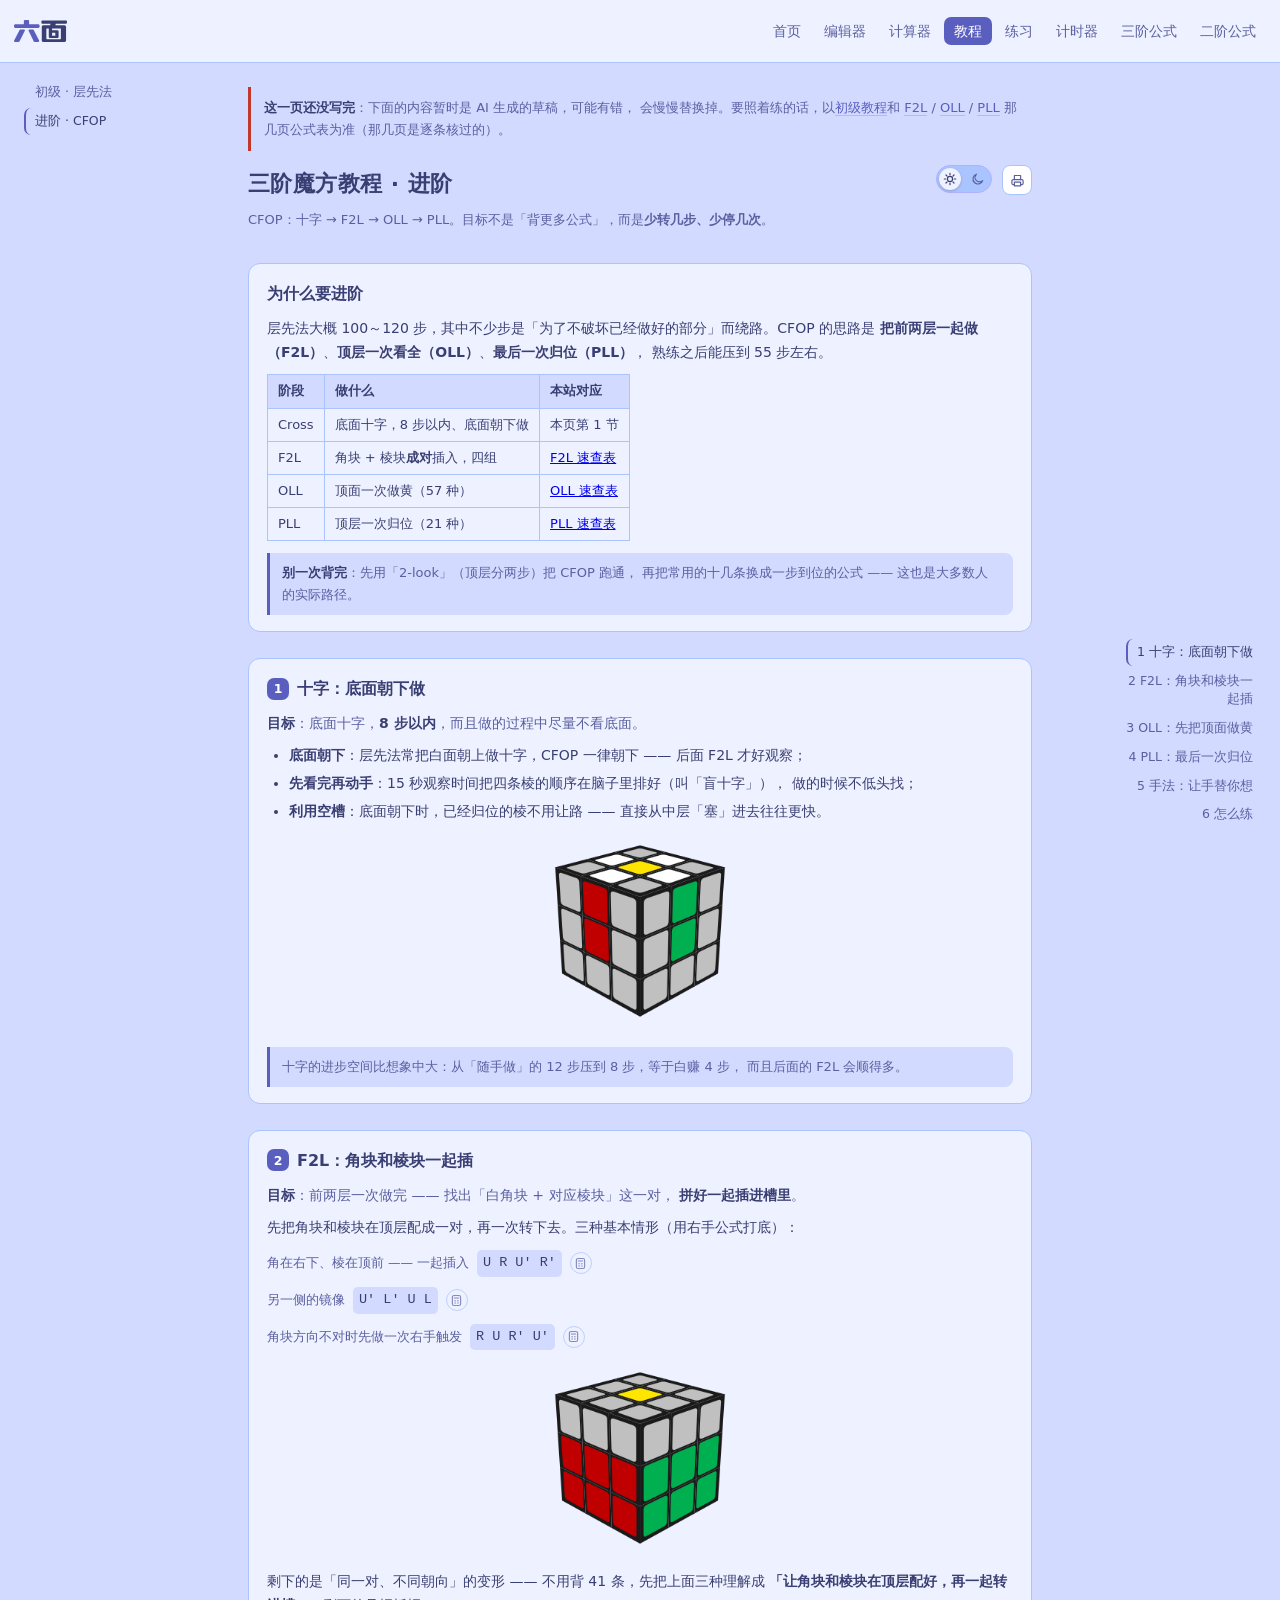
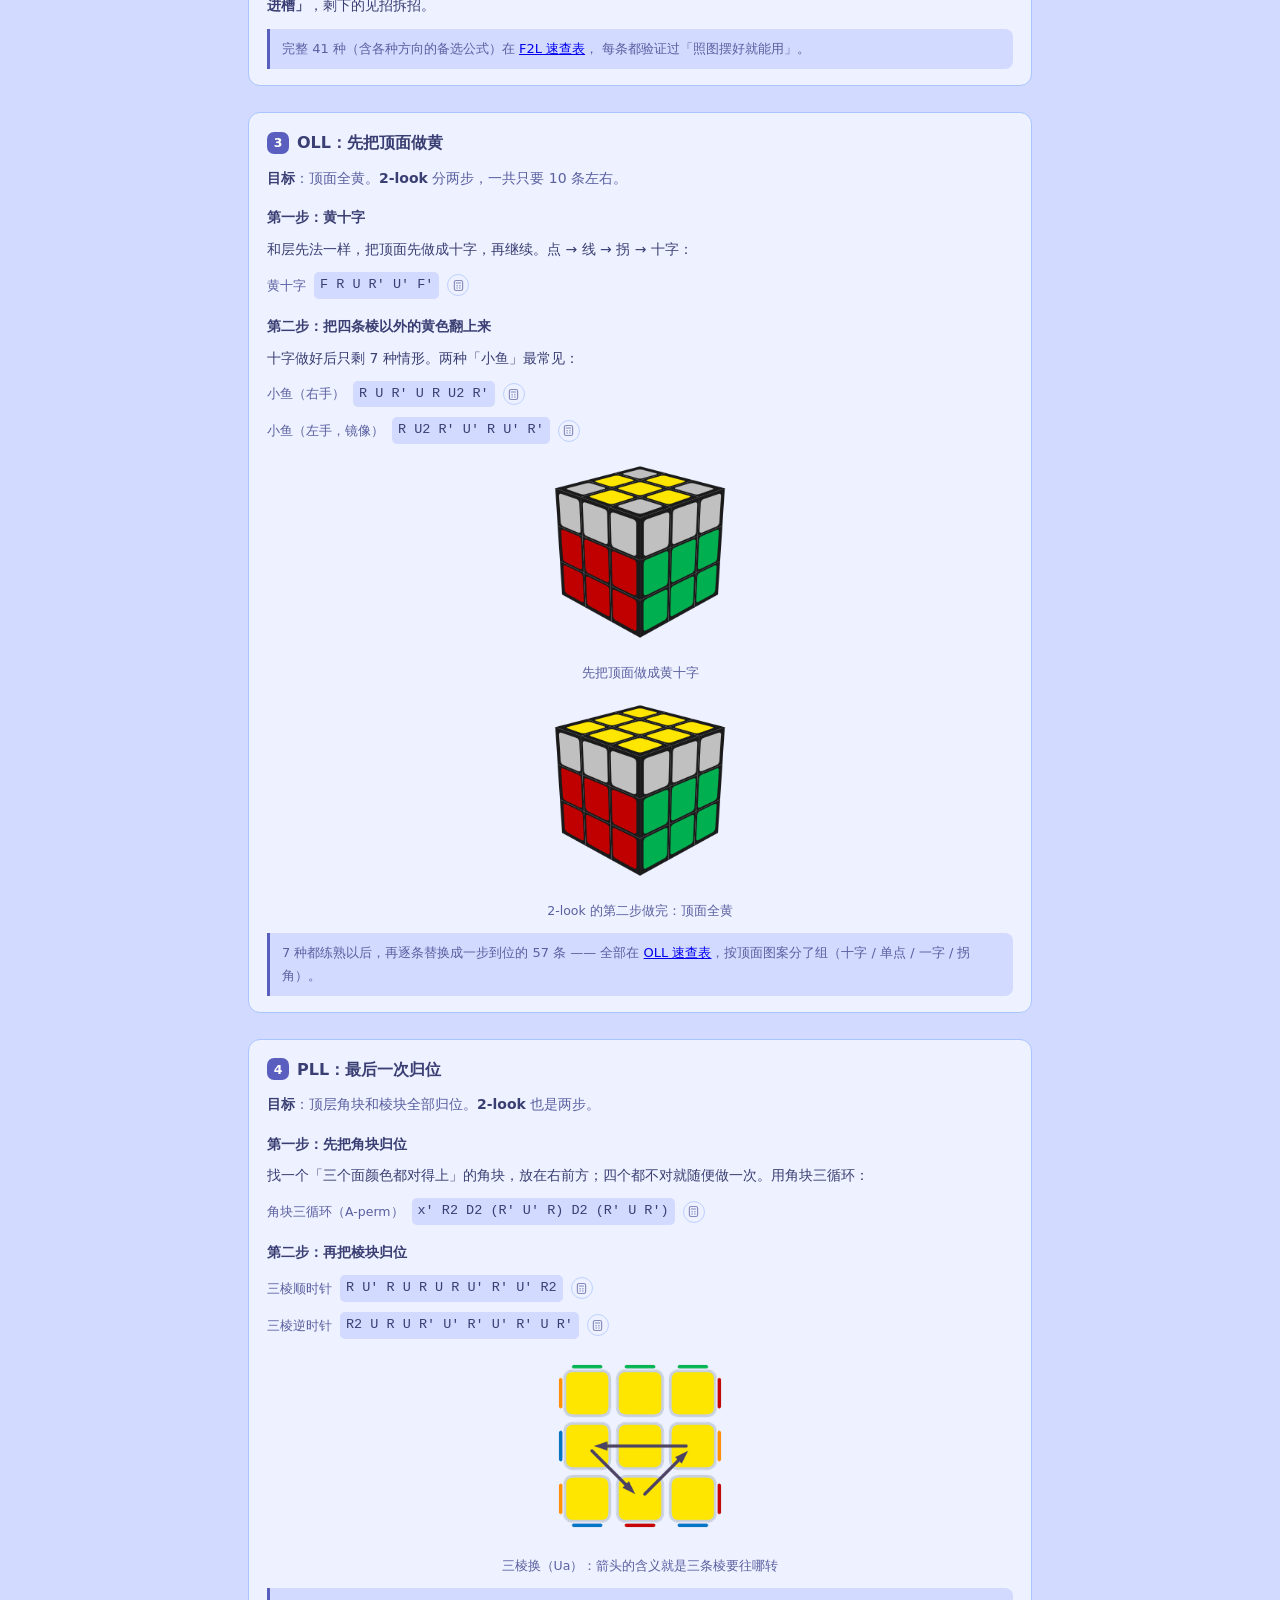
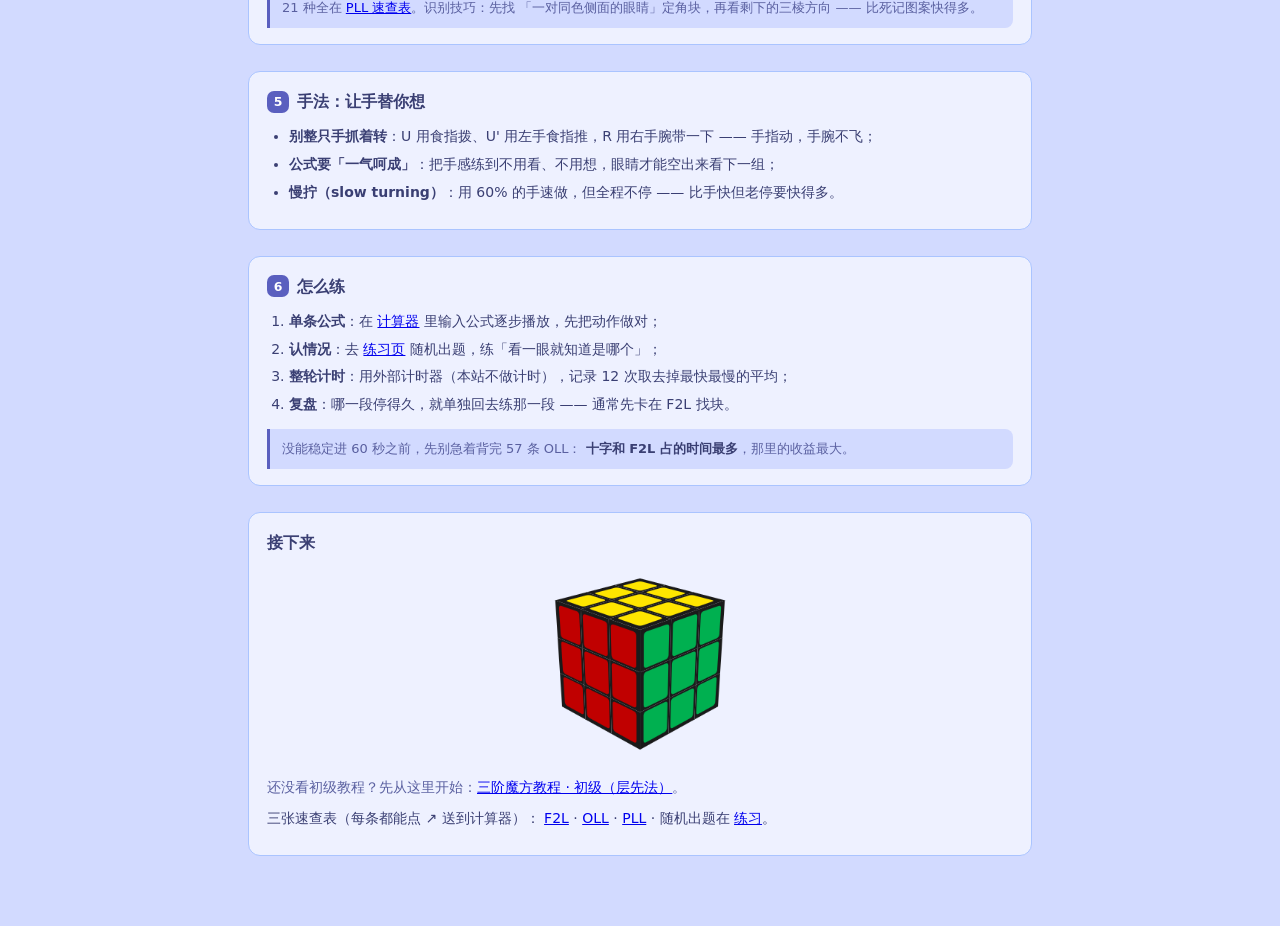
<file: tutorial-advanced.html>
<!DOCTYPE html>
<html lang="zh-CN">
<head>
<meta charset="utf-8">
<meta name="viewport" content="width=device-width, initial-scale=1">
<title>六面 · 三阶魔方教程 · 进阶（CFOP）</title>
<link rel="icon" type="image/x-icon" href="cube-64x64.ico">
<link rel="stylesheet" href="theme.css">
<link rel="stylesheet" href="nav.css">
<style>
  /* 配色（两套主题的所有颜色变量）都在 theme.css 里，这里只管版式。 */
  *{box-sizing:border-box}
  html,body{margin:0}
  body{background:var(--bg);color:var(--text);
       font:14px/1.7 system-ui,-apple-system,"Segoe UI","PingFang SC","Microsoft YaHei",sans-serif}
  main{max-width:820px;margin:0 auto;padding:10px 18px 70px}

  header{position:relative;padding:14px 0 6px}
  h1{margin:0;font-size:22px;letter-spacing:.02em}
  header p{margin:6px 0 0;color:var(--muted);font-size:13px}
  .printbtn{position:absolute;right:0;top:14px;width:30px;height:30px;padding:0;
            border-radius:8px;background:var(--field);border:1px solid var(--line);
            color:var(--muted);cursor:pointer;display:grid;place-items:center}
  .printbtn:hover{color:var(--accent-text);border-color:var(--accent-text)}
  .printbtn svg{width:15px;height:15px;display:block;fill:none;stroke:currentColor;
                stroke-width:1.9;stroke-linecap:round;stroke-linejoin:round}
  .themebtn{position:absolute;right:40px;top:14px}

  section{margin:26px 0 0;background:var(--card);border:1px solid var(--line);
          border-radius:12px;padding:16px 18px}
  section > h2{margin:0 0 10px;font-size:16px}
  section > h2 .n{display:inline-grid;place-items:center;width:22px;height:22px;margin-right:8px;
                  border-radius:7px;background:var(--accent);color:var(--on-accent);
                  font-size:12.5px;vertical-align:1px}
  h3{margin:16px 0 6px;font-size:14px}
  p{margin:8px 0}
  ol,ul{margin:8px 0;padding-left:22px}
  li{margin:4px 0}
  .goal{color:var(--muted)}
  .goal b{color:var(--text)}
  .tip{margin:12px 0 0;padding:9px 12px;border-left:3px solid var(--accent);
       background:var(--chip);border-radius:0 8px 8px 0;font-size:13px;color:var(--muted)}
  .tip b{color:var(--text)}
  /* 页首那条「还没写完」的说明：这一页的内容是占位的，先明说一声。
     左边那道红杠比 .tip（主色）重一点，一眼能看出是「待办」而不是建议。 */
  .wip{margin:14px 0 0;padding:10px 13px;border-radius:0 10px 10px 0;background:var(--chip);
       border-left:3px solid var(--head-red);font-size:13px;color:var(--muted)}
  .wip b{color:var(--text)}
  /* 这条说明里的链接：正文里那些 <a> 一直用浏览器默认样式（蓝的、带下划线），
     在这块浅底上更显得跳；这里收一收，只在悬停时画下划线 */
  .wip a{color:var(--accent-text);text-decoration:none;
         border-bottom:1px solid var(--accent-glow, currentColor)}
  .wip a:hover{text-decoration:underline;border-bottom-color:transparent}
  figure{margin:12px 0 4px;text-align:center}
  figure img{width:190px;border-radius:8px}
  figcaption{margin-top:6px;color:var(--muted);font-size:12.5px}

  table{border-collapse:collapse;margin:10px 0;font-size:13px}
  th,td{border:1px solid var(--line);padding:5px 10px;text-align:left;vertical-align:top}
  th{background:var(--chip);font-weight:600}
  code{font:13.5px/1.7 ui-monospace,SFMono-Regular,Menlo,Consolas,monospace;
       cursor:pointer;border-radius:5px;padding:2px 6px;background:var(--chip)}
  code:hover{color:var(--accent-text)}
  code.copied{background:var(--accent);color:var(--on-accent)}
  .alg{display:flex;align-items:center;gap:8px;flex-wrap:wrap;margin:10px 0}
  .alg .tag{color:var(--muted);font-size:12.5px}
  a.tocalc{flex:none;display:inline-flex;align-items:center;justify-content:center;
           width:22px;height:22px;border-radius:50%;color:var(--muted);
           border:1px solid var(--line);text-decoration:none;opacity:.7}
  a.tocalc:hover{color:var(--on-accent);background:var(--accent);border-color:var(--accent);opacity:1}
  a.tocalc svg{width:13px;height:13px;display:block}

  #toast{position:fixed;left:50%;bottom:26px;transform:translateX(-50%) translateY(12px);
         background:#111c;color:#fff;padding:8px 16px;border-radius:8px;font-size:13px;
         opacity:0;pointer-events:none;transition:.18s}
  #toast.on{opacity:1;transform:translateX(-50%) translateY(0)}


  /* 左边：教程目录（初级 / 进阶）；右边：本页步骤 + 回到顶部。
     用 fixed 挂在正文两侧；窄屏直接收起来，正文本身仍然完整可读。
     另外导航条里那条「教程」也会展开成这两页（见 nav.js / nav.css）。 */
  .side,.steps{position:fixed;width:152px;display:flex;flex-direction:column;gap:2px;z-index:3}
  .side{top:calc(var(--nav-h, 63px) + 16px);left:max(14px, calc(50% - 616px))}
  /* 右边这条贴着右下角，正好落在「回到顶部」按钮上方
     （那个按钮固定 right:18px / bottom:18px、40x40） */
  .steps{right:18px;bottom:calc(18px + 40px + 14px);align-items:flex-end}
  .steps a{text-align:right}
  .side a,.steps a{color:var(--muted);text-decoration:none;font-size:12.5px;line-height:1.5;
                   padding:4px 9px;border-radius:7px;border-left:2px solid transparent}
  .side a:hover,.steps a:hover{color:var(--accent-text);background:var(--chip)}
  .side a.on,.steps a.on{color:var(--text);border-left-color:var(--accent);background:var(--chip)}
  @media (max-width:1240px){ .side,.steps{display:none} }

  @media print{
    /* 打印：按纸上的阅读习惯重排一遍 ——
       卡片框线在纸上容易被分页切断（看着像坏掉），改成一条细分隔线；
       步骤号在屏幕上是色块，纸上默认不印背景，会变成白字白底，所以画成描边小方块；
       字号、行距、图宽、表格线都按纸面调。 */
    body{background:#fff;color:#000;font-size:10.5pt;line-height:1.65}
    main{padding:0 12mm;max-width:none}
    header{padding:0 0 4mm;break-after:avoid}
    h1{font-size:19pt}
    h2{font-size:13pt}
    h3{font-size:11.5pt}
    h2,h3{break-after:avoid}
    section{margin:0;padding:4mm 0 0;border:0;border-top:1px solid #ccc;background:none;
            border-radius:0;break-inside:auto;overflow:visible}
    section:first-of-type{border-top:0}
    section > h2 .n{display:inline-grid;width:auto;min-width:6mm;height:6mm;padding:0 1.5mm;
                    background:none;color:#000;border:1px solid #666;border-radius:1.5mm;
                    font-size:9pt;vertical-align:1px}
    .goal{color:#333}
    .goal b{color:#000}
    .tip{border-left:2.5px solid #666;background:none;border-radius:0;
         padding:.5mm 0 .5mm 4mm;color:#333}
    .tip b{color:#000}
    .wip{border-left:2.5px solid #666;background:none;border-radius:0;
         padding:.5mm 0 .5mm 4mm;color:#333}
    .wip b,.wip a{color:#000}
    .wip a{border-bottom:none}
    .one img{width:46mm}
    figure img{width:42mm}
    .duo img{width:40mm}
    figcaption,.duo figcaption{color:#444}
    table{margin:3mm 0;border:1.5px solid #333}
    th,td{border:1px solid #333;padding:1.2mm 2.5mm}
    th{background:none;border-bottom:2px solid #333}
    code{font-size:11pt;font-weight:600;background:none;border:1px solid #999;
         border-radius:1mm;padding:.2mm 1.5mm;margin:0;cursor:auto}
    .alg{gap:3mm;margin:2mm 0}
    .alg .tag{color:#333}
    .side,.steps,a.tocalc,.themebtn,.printbtn{display:none}
    .tip,.one,figure,.alg{break-inside:avoid}
    #toast{display:none}
  }
</style>
<script>try{if(localStorage.getItem('cube-theme')==='dark')document.documentElement.dataset.theme='dark'}catch(e){}</script>
</head>
<body>

<script src="nav.js"></script>
<main>
  <!-- 最前面先说清楚：这一页还没写完，内容是占位的 -->
  <p class="wip"><b>这一页还没写完</b>：下面的内容暂时是 AI 生成的草稿，可能有错，
     会慢慢替换掉。要照着练的话，以<a href="tutorial-basic.html">初级教程</a>和
     <a href="f2l.html">F2L</a> / <a href="oll.html">OLL</a> / <a href="pll.html">PLL</a>
     那几页公式表为准（那几页是逐条核过的）。</p>
<nav class="side" aria-label="教程目录">
    <a class="" href="tutorial-basic.html">初级 · 层先法</a>
    <a class="on" href="tutorial-advanced.html">进阶 · CFOP</a>
  </nav>
  <header>
    <h1>三阶魔方教程 · 进阶</h1>
    <p>CFOP：十字 → F2L → OLL → PLL。目标不是「背更多公式」，而是<b>少转几步、少停几次</b>。</p>
    <button class="themebtn" id="themebtn" type="button" title="切到夜晚"></button>
    <button class="printbtn" id="printbtn" type="button" title="打印 / 存成 PDF" aria-label="打印"><svg
      viewBox="0 0 24 24"><path d="M7 10.5V4h10v6.5"/><path
      d="M7 18.5H5.2A2.2 2.2 0 0 1 3 16.3v-3.6a2.2 2.2 0 0 1 2.2-2.2h13.6A2.2 2.2 0 0 1 21 12.7v3.6a2.2 2.2 0 0 1-2.2 2.2H17"/><path
      d="M7 14.5h10v6H7z"/></svg></button>
  </header>

  <section id="s0">
    <h2>为什么要进阶</h2>
    <p>层先法大概 100～120 步，其中不少步是「为了不破坏已经做好的部分」而绕路。CFOP 的思路是
    <b>把前两层一起做（F2L）</b>、<b>顶层一次看全（OLL）</b>、<b>最后一次归位（PLL）</b>，
    熟练之后能压到 55 步左右。</p>
    <table>
      <tr><th>阶段</th><th>做什么</th><th>本站对应</th></tr>
      <tr><td>Cross</td><td>底面十字，8 步以内、底面朝下做</td><td>本页第 1 节</td></tr>
      <tr><td>F2L</td><td>角块 + 棱块<b>成对</b>插入，四组</td><td><a href="f2l.html">F2L 速查表</a></td></tr>
      <tr><td>OLL</td><td>顶面一次做黄（57 种）</td><td><a href="oll.html">OLL 速查表</a></td></tr>
      <tr><td>PLL</td><td>顶层一次归位（21 种）</td><td><a href="pll.html">PLL 速查表</a></td></tr>
    </table>
    <div class="tip"><b>别一次背完</b>：先用「2-look」（顶层分两步）把 CFOP 跑通，
    再把常用的十几条换成一步到位的公式 —— 这也是大多数人的实际路径。</div>
  </section>

  <section id="s1">
    <h2><span class="n">1</span>十字：底面朝下做</h2>
    <p class="goal"><b>目标</b>：底面十字，<b>8 步以内</b>，而且做的过程中尽量不看底面。</p>
    <ul>
      <li><b>底面朝下</b>：层先法常把白面朝上做十字，CFOP 一律朝下 —— 后面 F2L 才好观察；</li>
      <li><b>先看完再动手</b>：15 秒观察时间把四条棱的顺序在脑子里排好（叫「盲十字」），
        做的时候不低头找；</li>
      <li><b>利用空槽</b>：底面朝下时，已经归位的棱不用让路 —— 直接从中层「塞」进去往往更快。</li>
    </ul>
    <figure><img src="tutorial/cross-256x258.png" alt="底面十字（图上是从顶上看）"></figure>
    <div class="tip">十字的进步空间比想象中大：从「随手做」的 12 步压到 8 步，等于白赚 4 步，
    而且后面的 F2L 会顺得多。</div>
  </section>

  <section id="s2">
    <h2><span class="n">2</span>F2L：角块和棱块一起插</h2>
    <p class="goal"><b>目标</b>：前两层一次做完 —— 找出「白角块 + 对应棱块」这一对，
    <b>拼好一起插进槽里</b>。</p>
    <p>先把角块和棱块在顶层配成一对，再一次转下去。三种基本情形（用右手公式打底）：</p>
    <div class="alg"><span class="tag">角在右下、棱在顶前 —— 一起插入</span>
      <code>U R U' R'</code>
      <a class="tocalc" href="calc.html#U%20R%20U'%20R'" target="_blank" rel="noopener"></a></div>
    <div class="alg"><span class="tag">另一侧的镜像</span>
      <code>U' L' U L</code>
      <a class="tocalc" href="calc.html#U'%20L'%20U%20L" target="_blank" rel="noopener"></a></div>
    <div class="alg"><span class="tag">角块方向不对时先做一次右手触发</span>
      <code>R U R' U'</code>
      <a class="tocalc" href="calc.html#R%20U%20R'%20U'" target="_blank" rel="noopener"></a></div>
    <figure><img src="tutorial/f2l-256x258.png" alt="前两层完成"></figure>
    <p>剩下的是「同一对、不同朝向」的变形 —— 不用背 41 条，先把上面三种理解成
    <b>「让角块和棱块在顶层配好，再一起转进槽」</b>，剩下的见招拆招。</p>
    <div class="tip">完整 41 种（含各种方向的备选公式）在 <a href="f2l.html">F2L 速查表</a>，
    每条都验证过「照图摆好就能用」。</div>
  </section>

  <section id="s3">
    <h2><span class="n">3</span>OLL：先把顶面做黄</h2>
    <p class="goal"><b>目标</b>：顶面全黄。<b>2-look</b> 分两步，一共只要 10 条左右。</p>
    <h3>第一步：黄十字</h3>
    <p>和层先法一样，把顶面先做成十字，再继续。点 → 线 → 拐 → 十字：</p>
    <div class="alg"><span class="tag">黄十字</span>
      <code>F R U R' U' F'</code>
      <a class="tocalc" href="calc.html#F%20R%20U%20R'%20U'%20F'" target="_blank" rel="noopener"></a></div>
    <h3>第二步：把四条棱以外的黄色翻上来</h3>
    <p>十字做好后只剩 7 种情形。两种「小鱼」最常见：</p>
    <div class="alg"><span class="tag">小鱼（右手）</span>
      <code>R U R' U R U2 R'</code>
      <a class="tocalc" href="calc.html#R%20U%20R'%20U%20R%20U2%20R'" target="_blank" rel="noopener"></a></div>
    <div class="alg"><span class="tag">小鱼（左手，镜像）</span>
      <code>R U2 R' U' R U' R'</code>
      <a class="tocalc" href="calc.html#R%20U2%20R'%20U'%20R%20U'%20R'" target="_blank" rel="noopener"></a></div>
    <figure><img src="tutorial/topcross-256x258.png" alt="顶层黄十字">
      <figcaption>先把顶面做成黄十字</figcaption></figure>
    <figure><img src="tutorial/oll-256x258.png" alt="顶面全黄">
      <figcaption>2-look 的第二步做完：顶面全黄</figcaption></figure>
    <div class="tip">7 种都练熟以后，再逐条替换成一步到位的 57 条 —— 全部在
    <a href="oll.html">OLL 速查表</a>，按顶面图案分了组（十字 / 单点 / 一字 / 拐角）。</div>
  </section>

  <section id="s4">
    <h2><span class="n">4</span>PLL：最后一次归位</h2>
    <p class="goal"><b>目标</b>：顶层角块和棱块全部归位。<b>2-look</b> 也是两步。</p>
    <h3>第一步：先把角块归位</h3>
    <p>找一个「三个面颜色都对得上」的角块，放在右前方；四个都不对就随便做一次。用角块三循环：</p>
    <div class="alg"><span class="tag">角块三循环（A-perm）</span>
      <code>x' R2 D2 (R' U' R) D2 (R' U R')</code>
      <a class="tocalc" href="calc.html#x'%20R2%20D2%20(R'%20U'%20R)%20D2%20(R'%20U%20R')" target="_blank" rel="noopener"></a></div>
    <h3>第二步：再把棱块归位</h3>
    <div class="alg"><span class="tag">三棱顺时针</span>
      <code>R U' R U R U R U' R' U' R2</code>
      <a class="tocalc" href="calc.html#R%20U'%20R%20U%20R%20U%20R%20U'%20R'%20U'%20R2" target="_blank" rel="noopener"></a></div>
    <div class="alg"><span class="tag">三棱逆时针</span>
      <code>R2 U R U R' U' R' U' R' U R'</code>
      <a class="tocalc" href="calc.html#R2%20U%20R%20U%20R'%20U'%20R'%20U'%20R'%20U%20R'" target="_blank" rel="noopener"></a></div>
    <figure><img src="pll/pll-Ua-256x256.png" alt="PLL Ua">
      <figcaption>三棱换（Ua）：箭头的含义就是三条棱要往哪转</figcaption></figure>
    <div class="tip">21 种全在 <a href="pll.html">PLL 速查表</a>。识别技巧：先找
    「一对同色侧面的眼睛」定角块，再看剩下的三棱方向 —— 比死记图案快得多。</div>
  </section>

  <section id="s5">
    <h2><span class="n">5</span>手法：让手替你想</h2>
    <ul>
      <li><b>别整只手抓着转</b>：U 用食指拨、U' 用左手食指推，R 用右手腕带一下 —— 手指动，手腕不飞；</li>
      <li><b>公式要「一气呵成」</b>：把手感练到不用看、不用想，眼睛才能空出来看下一组；</li>
      <li><b>慢拧（slow turning）</b>：用 60% 的手速做，但全程不停 —— 比手快但老停要快得多。</li>
    </ul>
  </section>

  <section id="s6">
    <h2><span class="n">6</span>怎么练</h2>
    <ol>
      <li><b>单条公式</b>：在 <a href="calc.html">计算器</a> 里输入公式逐步播放，先把动作做对；</li>
      <li><b>认情况</b>：去 <a href="practice.html">练习页</a> 随机出题，练「看一眼就知道是哪个」；</li>
      <li><b>整轮计时</b>：用外部计时器（本站不做计时），记录 12 次取去掉最快最慢的平均；</li>
      <li><b>复盘</b>：哪一段停得久，就单独回去练那一段 —— 通常先卡在 F2L 找块。</li>
    </ol>
    <div class="tip">没能稳定进 60 秒之前，先别急着背完 57 条 OLL：
    <b>十字和 F2L 占的时间最多</b>，那里的收益最大。</div>
  </section>

  <section id="s7">
    <h2>接下来</h2>
    <figure><img src="tutorial/complete-256x258.png" alt="六面复原"></figure>
    <p class="goal">还没看初级教程？先从这里开始：<a href="tutorial-basic.html">三阶魔方教程 · 初级（层先法）</a>。</p>
    <p>三张速查表（每条都能点 ↗ 送到计算器）：
      <a href="f2l.html">F2L</a> · <a href="oll.html">OLL</a> · <a href="pll.html">PLL</a> ·
      随机出题在 <a href="practice.html">练习</a>。</p>
  </section>
  <nav class="steps" aria-label="本页步骤">
    <a href="#s1">1 十字：底面朝下做</a>
    <a href="#s2">2 F2L：角块和棱块一起插</a>
    <a href="#s3">3 OLL：先把顶面做黄</a>
    <a href="#s4">4 PLL：最后一次归位</a>
    <a href="#s5">5 手法：让手替你想</a>
    <a href="#s6">6 怎么练</a>
  </nav>
</main>

<div id="toast"></div>
<script>
(function () {
  'use strict';

  /* ---------- 点公式复制（和公式页一套做法：去掉空格，粘进计时器就能用） ---------- */
  var toastEl = document.getElementById('toast'), toastTimer = 0;
  function toast(msg) {
    toastEl.textContent = msg;
    toastEl.classList.add('on');
    clearTimeout(toastTimer);
    toastTimer = setTimeout(function () { toastEl.classList.remove('on'); }, 1400);
  }
  function fallbackCopy(text) {
    var ta = document.createElement('textarea');
    ta.value = text;
    ta.setAttribute('readonly', '');
    ta.style.position = 'fixed';
    ta.style.left = '-9999px';
    document.body.appendChild(ta);
    ta.select();
    try { document.execCommand('copy'); } catch (e) {}
    document.body.removeChild(ta);
  }
  document.addEventListener('click', function (e) {
    var el = e.target.closest ? e.target.closest('code') : null;
    if (!el) return;
    var text = el.textContent.replace(/\s+/g, '');
    function done() {
      el.classList.add('copied');
      setTimeout(function () { el.classList.remove('copied'); }, 600);
    }
    if (navigator.clipboard && window.isSecureContext) {
      navigator.clipboard.writeText(text).then(function () { done(); toast(text); }, function () {
        fallbackCopy(text); done(); toast(text);
      });
    } else {
      fallbackCopy(text); done(); toast(text);
    }
  });

  /* ---------- 公式右边的 ↗：计算器图标 ---------- */
  var CALC_ICON = '<svg viewBox="0 0 24 24" aria-hidden="true"><rect x="4.4" y="2.8" ' +
    'width="15.2" height="18.4" rx="3.2" fill="none" stroke="currentColor" stroke-width="2.1"/>' +
    '<path d="M8.1 7.4h7.8" fill="none" stroke="currentColor" stroke-width="2.1" ' +
    'stroke-linecap="round"/><circle cx="9.4" cy="12.3" r="1.35" fill="currentColor"/>' +
    '<circle cx="14.6" cy="12.3" r="1.35" fill="currentColor"/>' +
    '<circle cx="9.4" cy="16.6" r="1.35" fill="currentColor"/>' +
    '<circle cx="14.6" cy="16.6" r="1.35" fill="currentColor"/></svg>';
  Array.prototype.forEach.call(document.querySelectorAll('a.tocalc'), function (a) {
    a.innerHTML = CALC_ICON;
    if (!a.getAttribute('aria-label')) a.setAttribute('aria-label', '在计算器里打开这条公式');
  });

  document.getElementById('printbtn').addEventListener('click', function () { window.print(); });

  /* 右边目录标识「现在看到哪一步」：滚动时把最后一段已经划过去的高亮 */
  (function spy() {
    var links = Array.prototype.slice.call(document.querySelectorAll('.steps a[href^="#"]'));
    if (!links.length) return;
    var targets = links.map(function (a) { return document.getElementById(a.getAttribute('href').slice(1)); });
    var raf = (window.requestAnimationFrame || function (f) { return setTimeout(f, 16); });
    var ticking = false;
    function sync() {
      ticking = false;
      var best = 0;
      targets.forEach(function (el, i) {
        if (el && el.getBoundingClientRect && el.getBoundingClientRect().top <= 72) best = i;
      });
      links.forEach(function (a, i) { a.classList.toggle('on', i === best); });
    }
    window.addEventListener('scroll', function () {
      if (ticking) return;
      ticking = true;
      raf(sync);
    });
    sync();
  })();



  /* ---------- 夜晚模式 ---------- */
  var root = document.documentElement, btn = document.getElementById('themebtn');
  function applyTheme(t) {
    root.dataset.theme = t;
    btn.title = t === 'dark' ? '切到白天' : '切到夜晚';
    try { localStorage.setItem('cube-theme', t); } catch (e) {}
  }
  // 下次从导航点「教程」要回到这一次看的那一篇（nav.js 读这个键）
  try { localStorage.setItem('cube-last:tutorial-basic.html', 'tutorial-advanced.html'); } catch (e) {}
  var saved = null;
  try { saved = localStorage.getItem('cube-theme'); } catch (e) {}
  applyTheme(saved === 'dark' ? 'dark' : 'light');
  btn.addEventListener('click', function () {
    applyTheme(root.dataset.theme === 'dark' ? 'light' : 'dark');
  });
})();
</script>
</body>
</html>
</file>
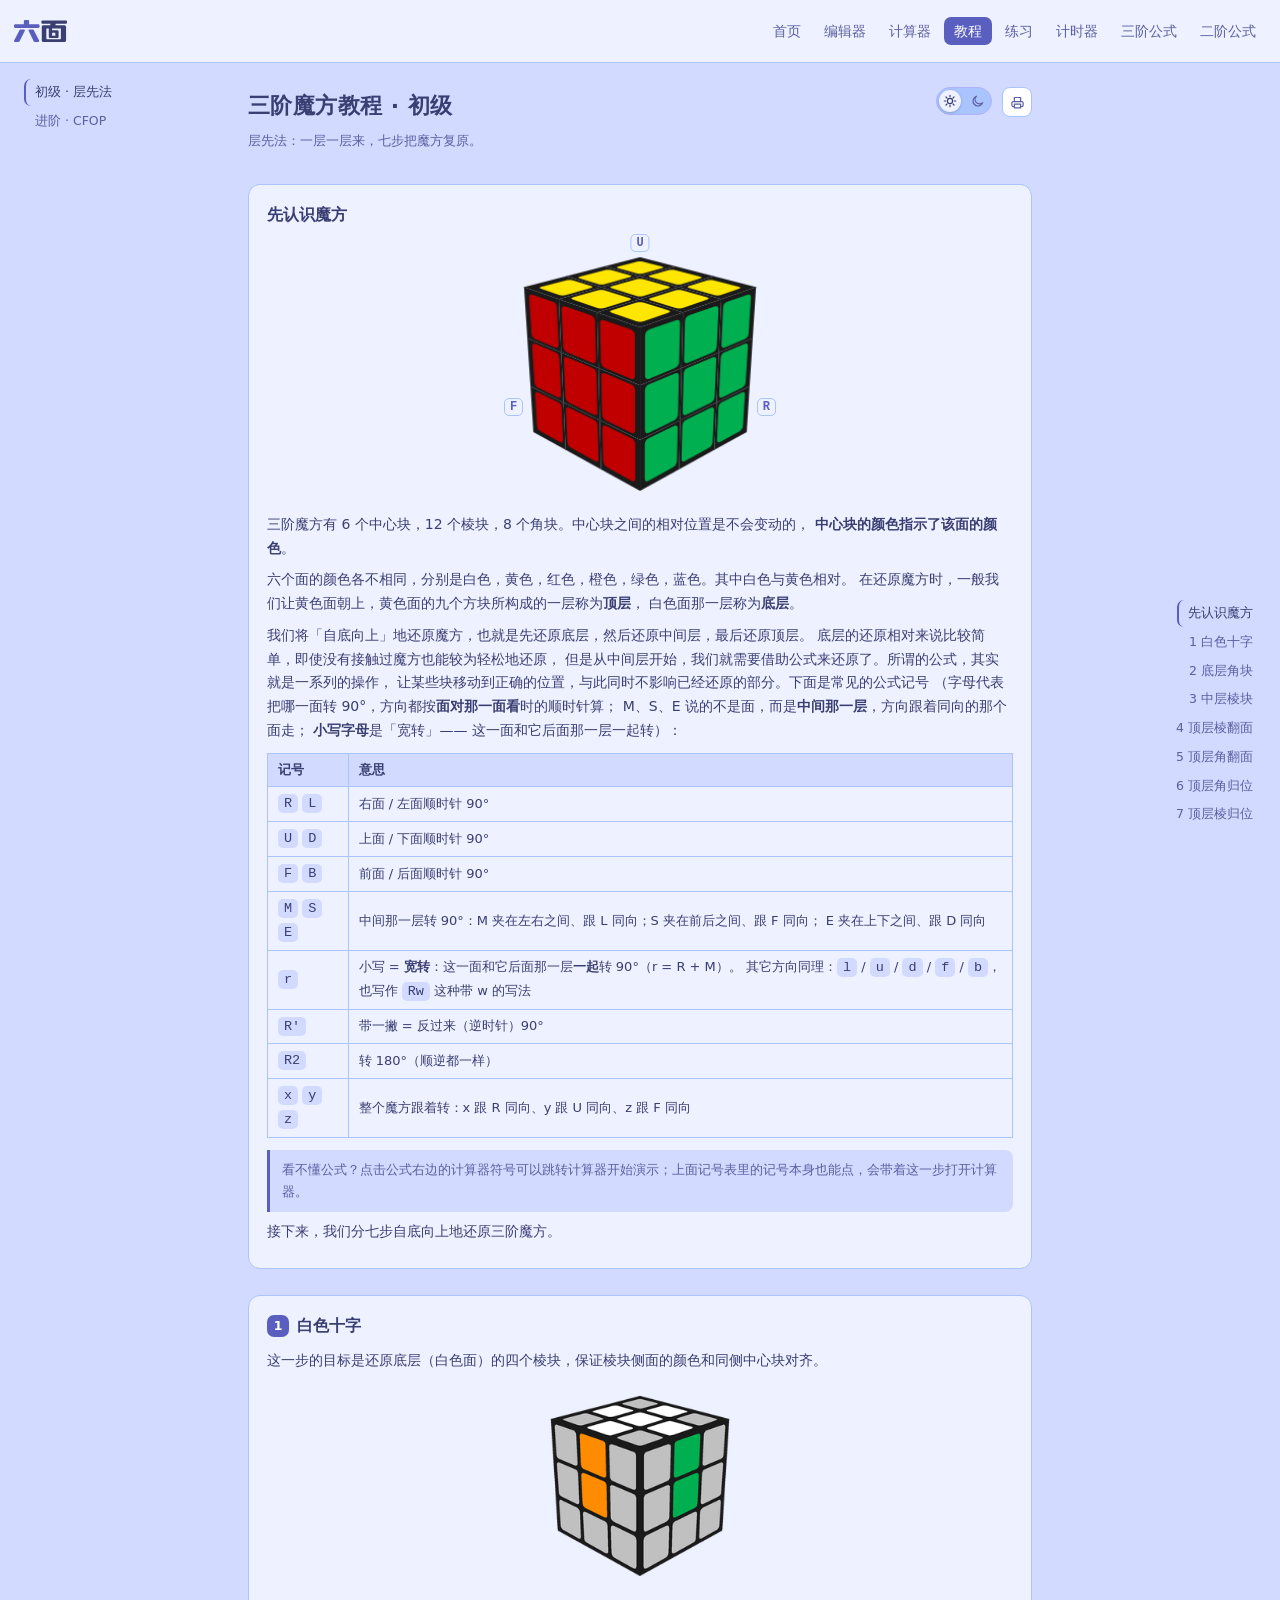
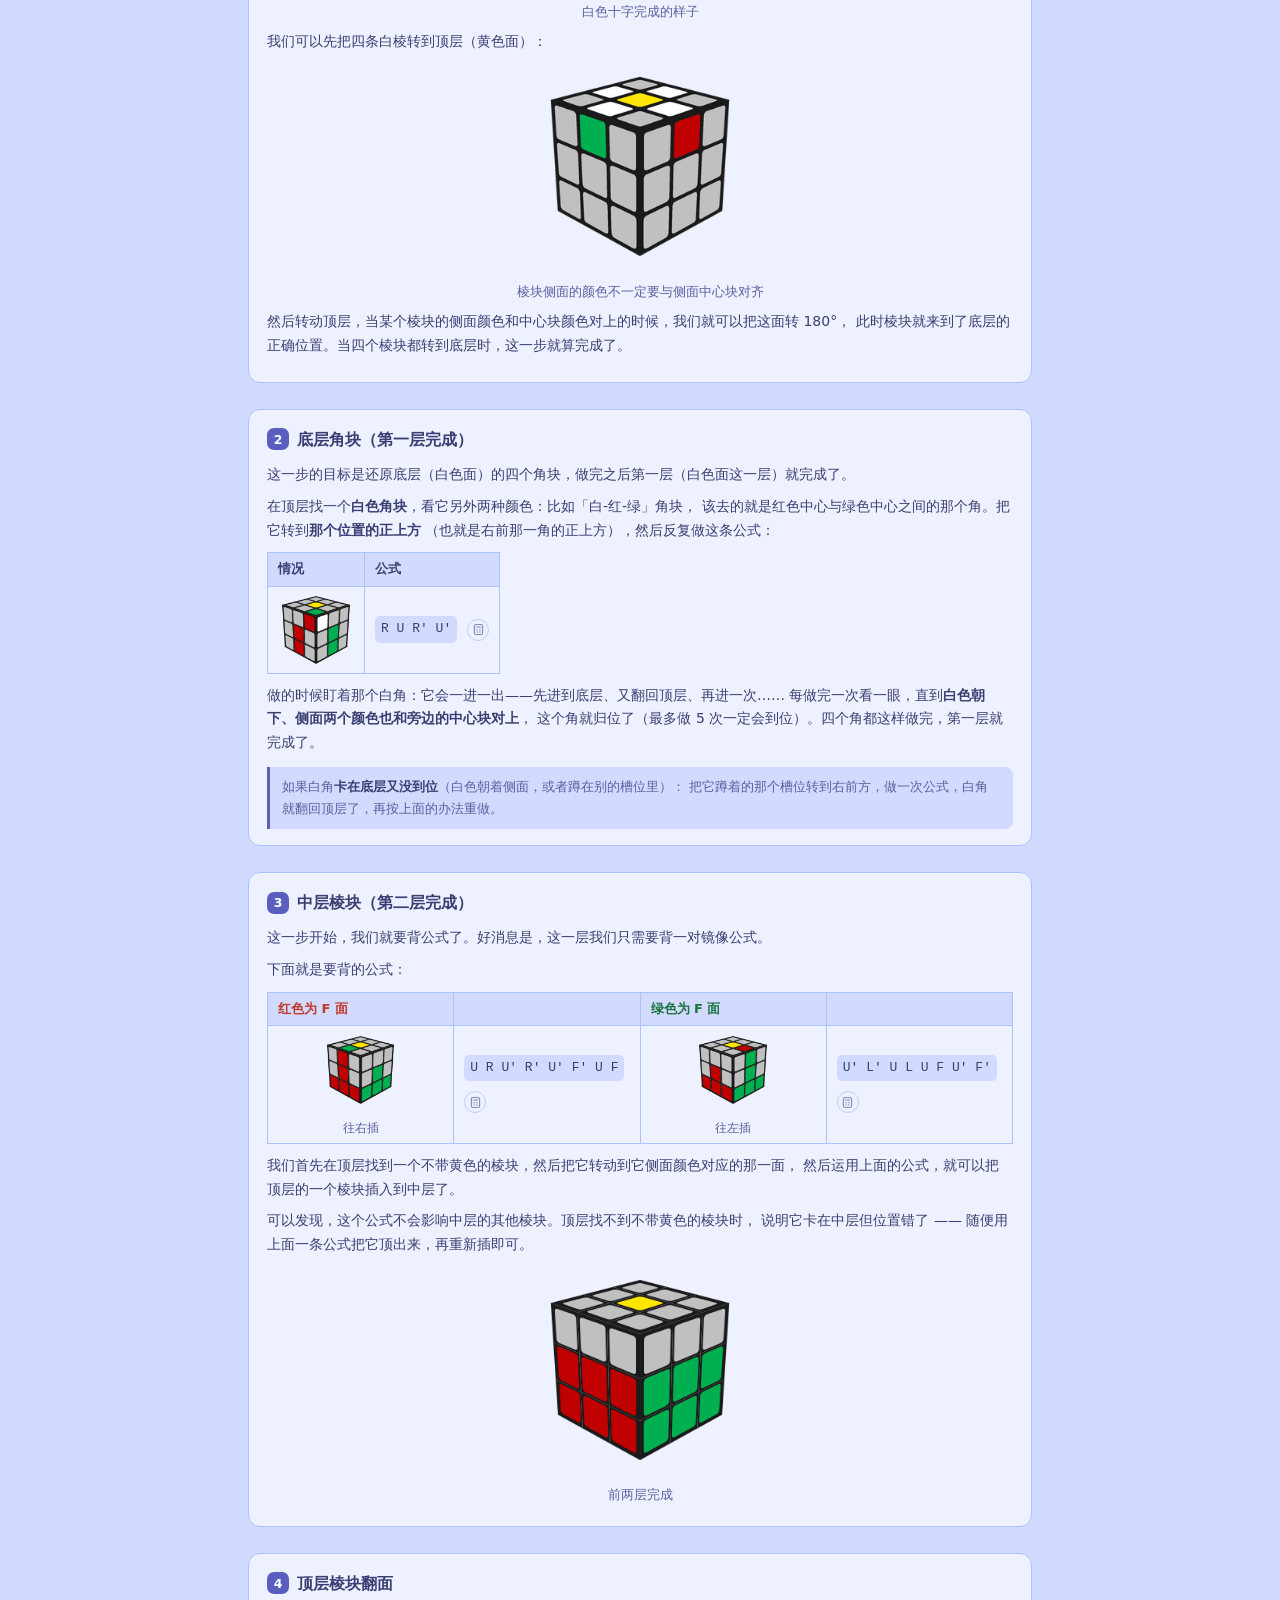
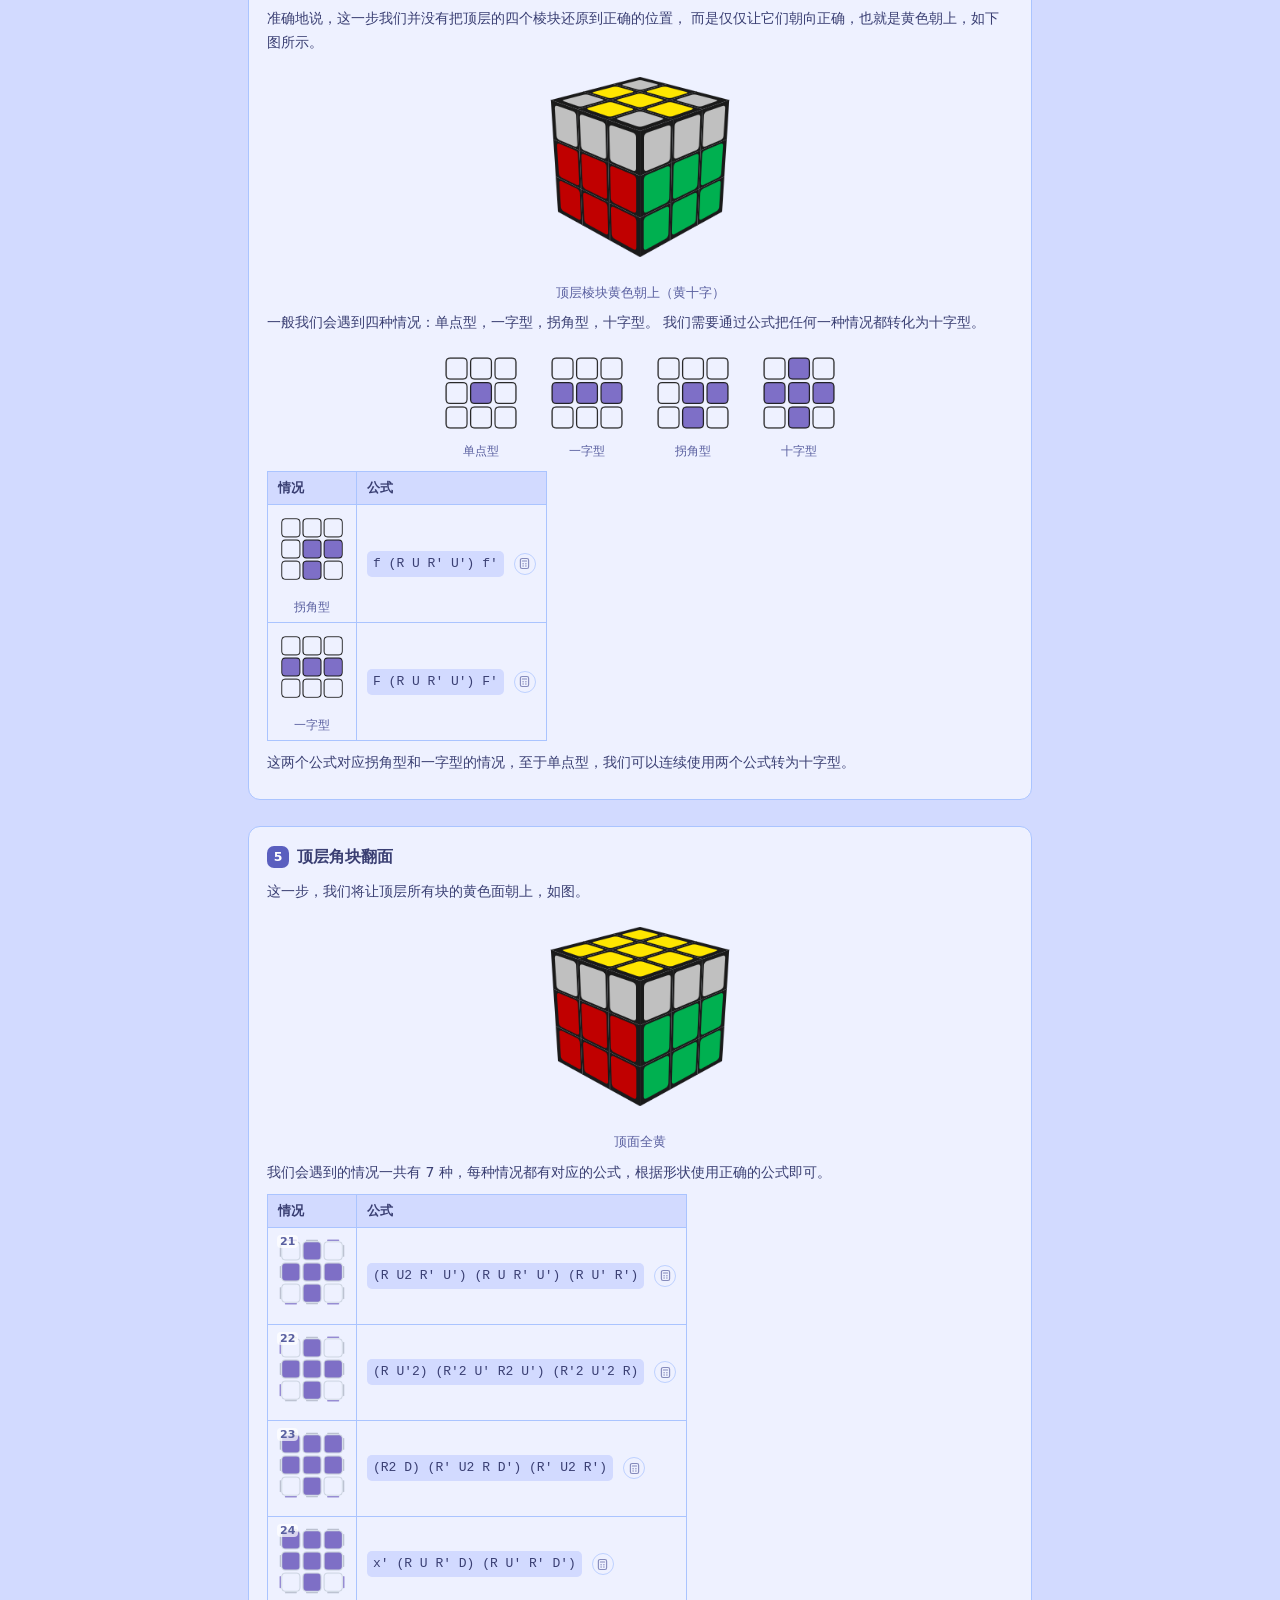
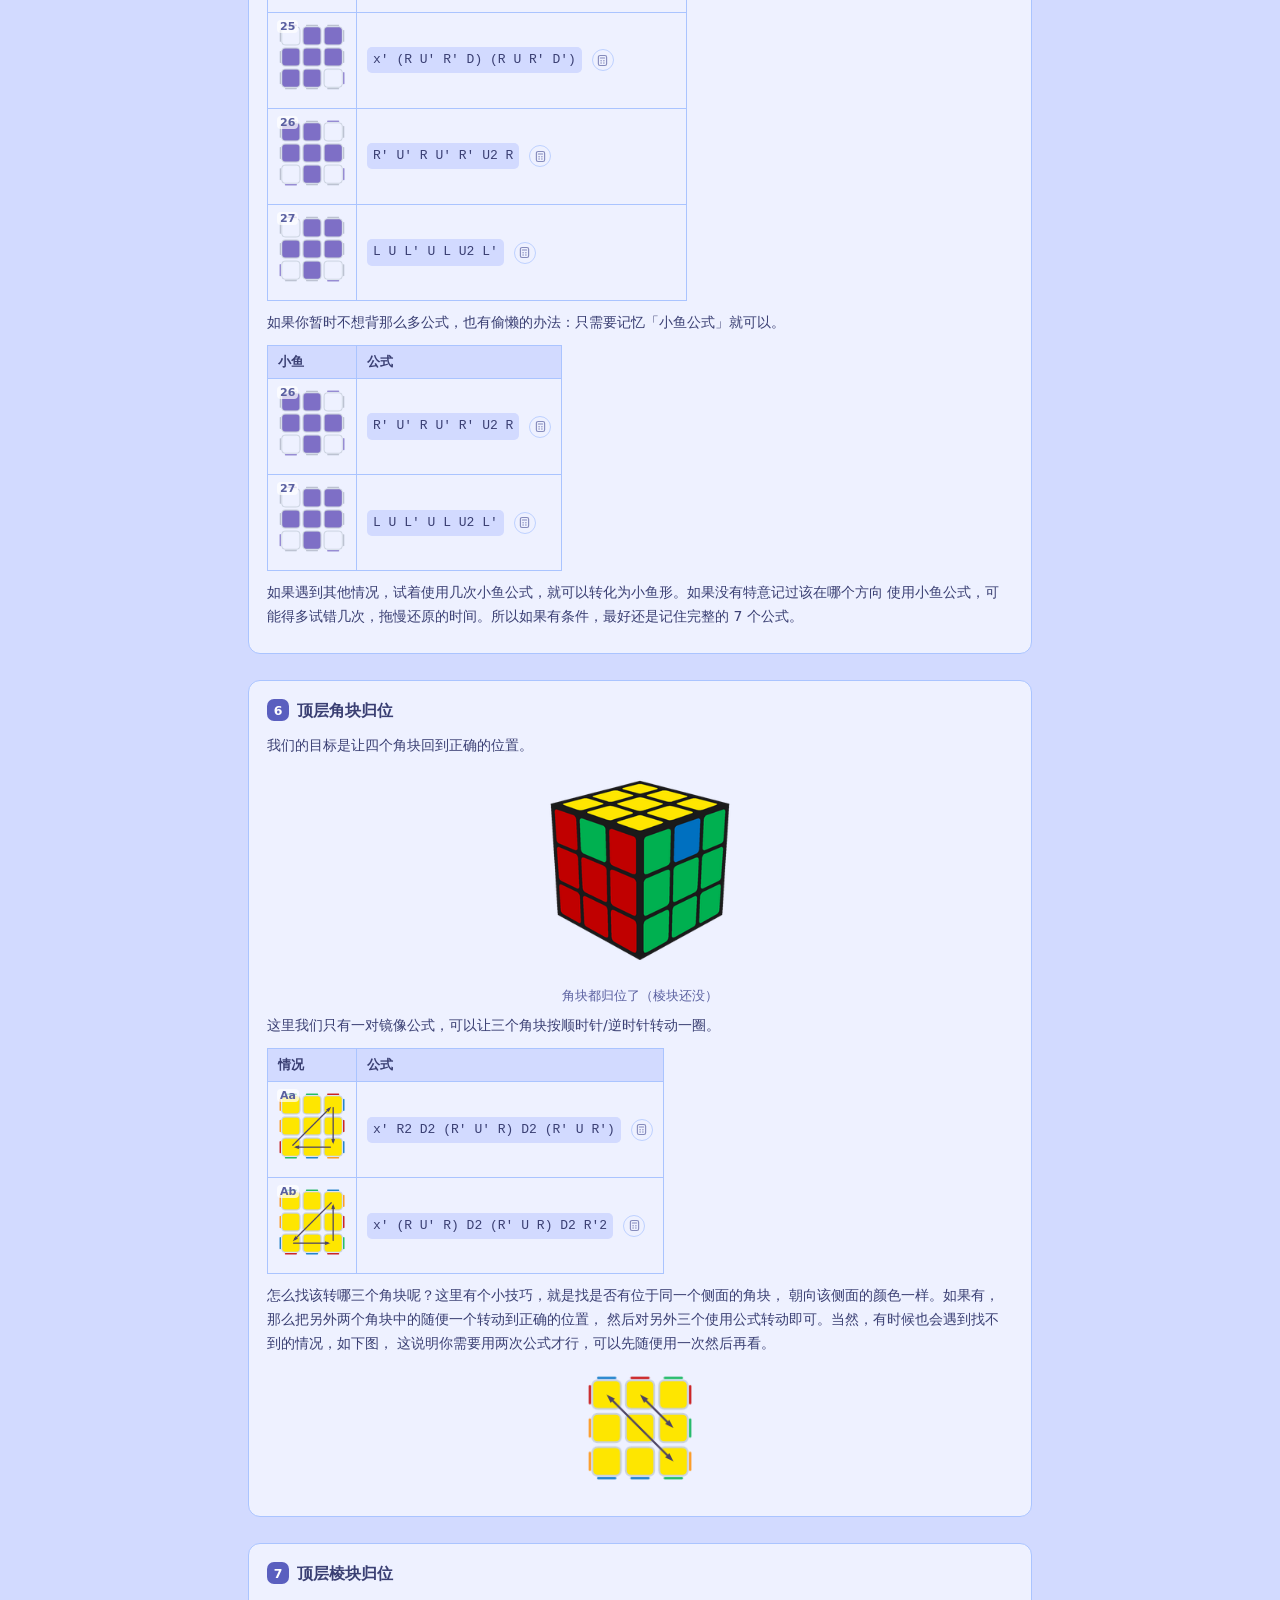
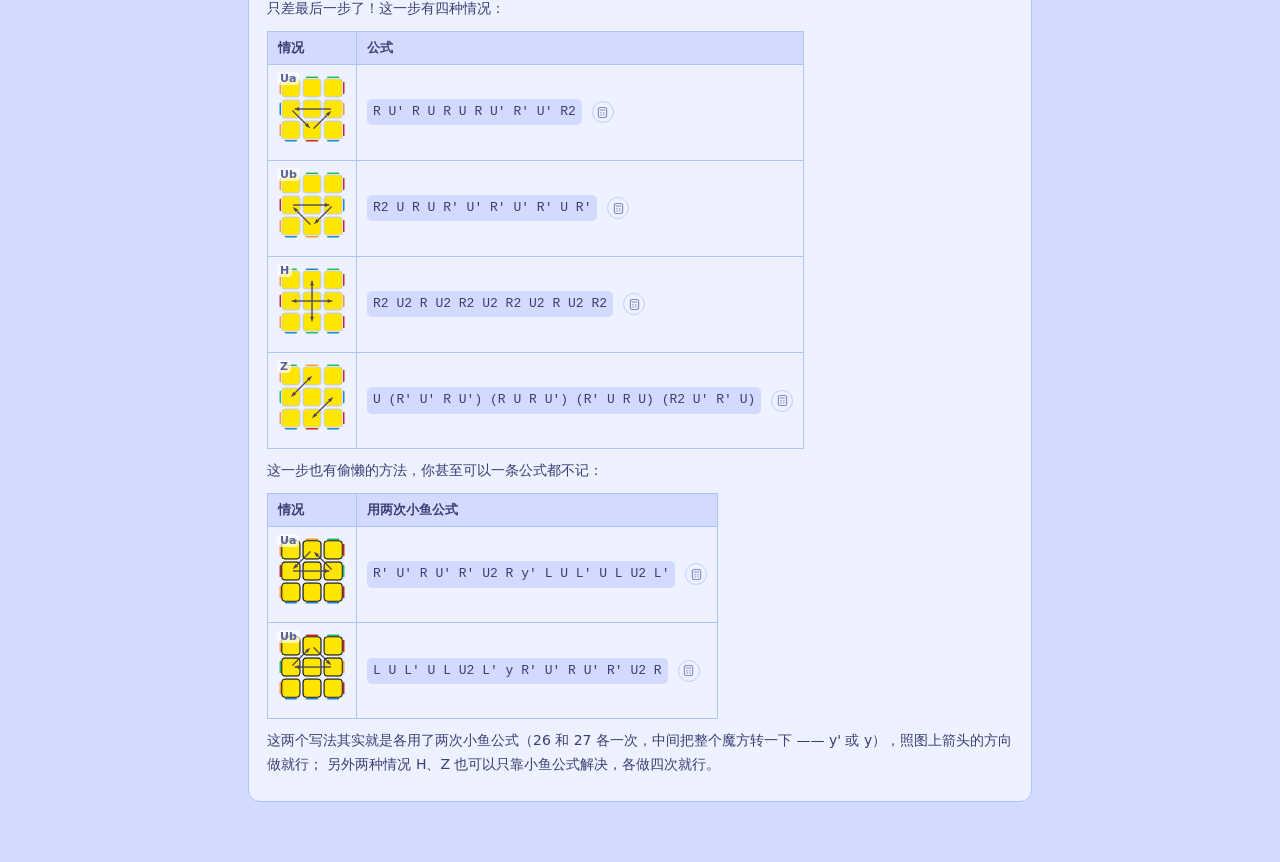
<file: tutorial-basic.html>
<!DOCTYPE html>
<html lang="zh-CN">
<head>
<meta charset="utf-8">
<meta name="viewport" content="width=device-width, initial-scale=1">
<title>六面 · 三阶魔方教程 · 初级（层先法）</title>
<link rel="icon" type="image/x-icon" href="cube-64x64.ico">
<link rel="stylesheet" href="theme.css">
<link rel="stylesheet" href="nav.css">
<style>
  /* 配色（两套主题的所有颜色变量）都在 theme.css 里，这里只管版式。 */
  *{box-sizing:border-box}
  html,body{margin:0}
  body{background:var(--bg);color:var(--text);
       font:14px/1.7 system-ui,-apple-system,"Segoe UI","PingFang SC","Microsoft YaHei",sans-serif}
  main{max-width:820px;margin:0 auto;padding:10px 18px 70px}

  header{position:relative;padding:14px 0 6px}
  h1{margin:0;font-size:22px;letter-spacing:.02em}
  header p{margin:6px 0 0;color:var(--muted);font-size:13px}
  .printbtn{position:absolute;right:0;top:14px;width:30px;height:30px;padding:0;
            border-radius:8px;background:var(--field);border:1px solid var(--line);
            color:var(--muted);cursor:pointer;display:grid;place-items:center}
  .printbtn:hover{color:var(--accent-text);border-color:var(--accent-text)}
  .printbtn svg{width:15px;height:15px;display:block;fill:none;stroke:currentColor;
                stroke-width:1.9;stroke-linecap:round;stroke-linejoin:round}
  .themebtn{position:absolute;right:40px;top:14px}

  /* 开头那张「认识魔方」的图：面字母是绝对定位标上去的 */
  .hero{position:relative;width:260px;margin:14px auto 0}
  .hero img{width:100%;display:block;border-radius:10px}
  .hero span{position:absolute;font:600 12px/1 ui-monospace,Menlo,Consolas,monospace;
             color:var(--accent-text);background:var(--card);border:1px solid var(--line);
             border-radius:5px;padding:2px 5px}
  .hero .u{left:50%;top:-9px;transform:translateX(-50%)}
  .hero .f{left:-6px;bottom:34%}
  .hero .r{right:-6px;bottom:34%}

  section{margin:26px 0 0;background:var(--card);border:1px solid var(--line);
          border-radius:12px;padding:16px 18px}
  section > h2{margin:0 0 10px;font-size:16px}
  section > h2 .n{display:inline-grid;place-items:center;width:22px;height:22px;margin-right:8px;
                  border-radius:7px;background:var(--accent);color:var(--on-accent);
                  font-size:12.5px;vertical-align:1px}
  p{margin:8px 0}
  .tip{margin:12px 0 0;padding:9px 12px;border-left:3px solid var(--accent);
       background:var(--chip);border-radius:0 8px 8px 0;font-size:13px;color:var(--muted)}
  .tip b{color:var(--text)}
  .one{text-align:center;margin:12px 0 4px}
  .one img{width:200px;border-radius:8px}
  .one figcaption{margin-top:6px;color:var(--muted);font-size:12.5px}

  table{border-collapse:collapse;margin:10px 0;font-size:13px}
  th,td{border:1px solid var(--line);padding:5px 10px;text-align:left}
  th{background:var(--chip);font-weight:600}
  code{font:13.5px/1.7 ui-monospace,SFMono-Regular,Menlo,Consolas,monospace;
       cursor:pointer;border-radius:5px;padding:2px 6px;background:var(--chip)}
  code:hover{color:var(--accent-text)}
  code.copied{background:var(--accent);color:var(--on-accent)}
  /* 记号表里的记号是链接（点一下带着这一步跳计算器）：不要下划线，悬停变主色 */
  a.mv{color:inherit;text-decoration:none}
  a.mv:hover code,a.mv:focus-visible code{color:var(--accent-text)}
  a.tocalc{flex:none;display:inline-flex;align-items:center;justify-content:center;
           width:22px;height:22px;border-radius:50%;color:var(--muted);
           border:1px solid var(--line);text-decoration:none;opacity:.7}
  a.tocalc:hover{color:var(--on-accent);background:var(--accent);border-color:var(--accent);opacity:1}
  a.tocalc svg{width:13px;height:13px;display:block}

  /* 公式表：左边配图，右边公式。图、编号角标、图下说明的样式
     跟 OLL / PLL / F2L 那几页保持一致，几页之间不要各长一个样。 */
  .cases td{vertical-align:middle}
  /* 缩略图是 256x258（F2L 那些）和 256x256（OLL/PLL 那些）两种，
     用 contain 塞进方格里，既不变形，懒加载完也不会把行撑高。 */
  .cases img{width:76px;height:76px;object-fit:contain;display:block;margin:0 auto;
             border-radius:6px}
  /* 编号：压在图片左上角，半透明底 —— 就是 OLL 页那种角标 */
  .cases td.pic{padding:6px;text-align:center}
  .cases td.pic .box{position:relative;display:inline-block;line-height:0}
  .cases td.pic .no{position:absolute;left:3px;top:1px;font-size:11px;font-weight:600;
                    color:var(--muted);line-height:1;background:var(--badge);
                    padding:1px 3px;border-radius:4px}
  /* 说明文字写在图下面单独一行，不跟公式挤一格 */
  .cases .cap{display:block;margin-top:5px;font-size:12px;line-height:1.4;color:var(--muted)}
  .cases .cs{display:flex;align-items:center;gap:10px;flex-wrap:wrap}
  .cases code{font-size:13px}
  /* 第三步那张「红面 / 绿面」对照表：两列图 + 两列公式，版式照搬 F2L 页 */
  table.cases.pair{table-layout:fixed;width:100%}
  col.side{width:112px}
  col.formula{width:auto}
  th.red{color:var(--head-red)}
  th.green{color:var(--head-green)}

  /* 第四步的四种情况（单点型 / 一字型 / 拐角型 / 十字型）：
     四个小图缩小后并排一行，图下各自带说明 */
  .shapes{display:flex;justify-content:center;align-items:flex-start;gap:18px;
          flex-wrap:nowrap;margin:14px 0 6px}
  .shapes figure{margin:0;text-align:center;min-width:0}
  .shapes img{width:88px;height:88px;display:block;margin:0 auto;border-radius:8px}
  .shapes figcaption{margin-top:4px;font-size:12px;color:var(--muted);white-space:nowrap}
  #toast{position:fixed;left:50%;bottom:26px;transform:translateX(-50%) translateY(12px);
         background:#111c;color:#fff;padding:8px 16px;border-radius:8px;font-size:13px;
         opacity:0;pointer-events:none;transition:.18s}
  #toast.on{opacity:1;transform:translateX(-50%) translateY(0)}

  @media (max-width:640px){
    .hero{width:210px}
    .cases img{width:60px;height:60px}
    /* 四种形状仍然一行，只是再小一点、挤一点 */
    .shapes{gap:8px}
    .shapes img{width:62px;height:62px}
    .shapes figcaption{font-size:11px}
  }

  /* 左边：教程目录（初级 / 进阶）；右边：本页步骤 + 回到顶部。
     用 fixed 挂在正文两侧；窄屏直接收起来，正文本身仍然完整可读。
     另外导航条里那条「教程」也会展开成这两页（见 nav.js / nav.css）。 */
  .side,.steps{position:fixed;width:152px;display:flex;flex-direction:column;gap:2px;z-index:3}
  .side{top:calc(var(--nav-h, 63px) + 16px);left:max(14px, calc(50% - 616px))}
  /* 右边这条贴着右下角，正好落在「回到顶部」按钮上方
     （那个按钮固定 right:18px / bottom:18px、40x40） */
  .steps{right:18px;bottom:calc(18px + 40px + 14px);align-items:flex-end}
  .steps a{text-align:right}
  .side a,.steps a{color:var(--muted);text-decoration:none;font-size:12.5px;line-height:1.5;
                   padding:4px 9px;border-radius:7px;border-left:2px solid transparent}
  .side a:hover,.steps a:hover{color:var(--accent-text);background:var(--chip)}
  .side a.on,.steps a.on{color:var(--text);border-left-color:var(--accent);background:var(--chip)}
  @media (max-width:1240px){ .side,.steps{display:none} }

  @media print{
    /* 打印：按纸上的阅读习惯重排一遍 ——
       卡片框线在纸上容易被分页切断（看着像坏掉），改成一条细分隔线；
       步骤号在屏幕上是色块，纸上默认不印背景，会变成白字白底，所以画成描边小方块；
       字号、行距、图宽、表格线都按纸面调。 */
    body{background:#fff;color:#000;font-size:10.5pt;line-height:1.65}
    main{padding:0 12mm;max-width:none}
    header{padding:0 0 4mm;break-after:avoid}
    h1{font-size:19pt}
    h2{font-size:13pt}
    h2{break-after:avoid}
    section{margin:0;padding:4mm 0 0;border:0;border-top:1px solid #ccc;background:none;
            border-radius:0;break-inside:auto;overflow:visible}
    section:first-of-type{border-top:0}
    section > h2 .n{display:inline-grid;width:auto;min-width:6mm;height:6mm;padding:0 1.5mm;
                    background:none;color:#000;border:1px solid #666;border-radius:1.5mm;
                    font-size:9pt;vertical-align:1px}
    .tip{border-left:2.5px solid #666;background:none;border-radius:0;
         padding:.5mm 0 .5mm 4mm;color:#333}
    .tip b{color:#000}
    .one img{width:46mm}
    figcaption{color:#444}
    table{margin:3mm 0;border:1.5px solid #333}
    th,td{border:1px solid #333;padding:1.2mm 2.5mm}
    th{background:none;border-bottom:2px solid #333}
    code{font-size:11pt;font-weight:600;background:none;border:1px solid #999;
         border-radius:1mm;padding:.2mm 1.5mm;margin:0;cursor:auto}
    .cases img{width:16mm;height:16mm}
    .cases td.pic .no{color:#333;background:none}
    .shapes{gap:3mm}
    .shapes img{width:15mm;height:15mm}
    .shapes figcaption{font-size:8.5pt}
    /* 纸上是白底：按主题现拼的图（第 4 步四张形状图 + 第 5 步 OLL 表）
       打印时统统换回白天那版 —— 夜晚版是配深色卡片的（黄顶 + 浅色壳），
       印在白纸上几乎看不见。content:url 是拿 CSS 换图，同步生效、不用等加载。
       不支持这条的浏览器就照原样印（和以前一样），不会更糟。 */
    img[data-shape="dot"]{content:url(tutorial/shape-dot-day-256x256.png)}
    img[data-shape="line"]{content:url(tutorial/shape-line-day-256x256.png)}
    img[data-shape="corner"]{content:url(tutorial/shape-corner-day-256x256.png)}
    img[data-shape="cross"]{content:url(tutorial/shape-cross-day-256x256.png)}
    img[data-oll="21"]{content:url(oll/oll-21-day-256x256.png)}
    img[data-oll="22"]{content:url(oll/oll-22-day-256x256.png)}
    img[data-oll="23"]{content:url(oll/oll-23-day-256x256.png)}
    img[data-oll="24"]{content:url(oll/oll-24-day-256x256.png)}
    img[data-oll="25"]{content:url(oll/oll-25-day-256x256.png)}
    img[data-oll="26"]{content:url(oll/oll-26-day-256x256.png)}
    img[data-oll="27"]{content:url(oll/oll-27-day-256x256.png)}
    .side,.steps,a.tocalc,.themebtn,.printbtn{display:none}
    .tip,.one,figure,tr{break-inside:avoid}
    #toast{display:none}
  }
</style>
<script>try{if(localStorage.getItem('cube-theme')==='dark')document.documentElement.dataset.theme='dark'}catch(e){}</script>
</head>
<body>

<script src="nav.js"></script>
<main>
<nav class="side" aria-label="教程目录">
    <a class="on" href="tutorial-basic.html">初级 · 层先法</a>
    <a class="" href="tutorial-advanced.html">进阶 · CFOP</a>
  </nav>
  <header>
    <h1>三阶魔方教程 · 初级</h1>
    <p>层先法：一层一层来，七步把魔方复原。</p>
    <button class="themebtn" id="themebtn" type="button" title="切到夜晚"></button>
    <button class="printbtn" id="printbtn" type="button" title="打印 / 存成 PDF" aria-label="打印"><svg
      viewBox="0 0 24 24"><path d="M7 10.5V4h10v6.5"/><path
      d="M7 18.5H5.2A2.2 2.2 0 0 1 3 16.3v-3.6a2.2 2.2 0 0 1 2.2-2.2h13.6A2.2 2.2 0 0 1 21 12.7v3.6a2.2 2.2 0 0 1-2.2 2.2H17"/><path
      d="M7 14.5h10v6H7z"/></svg></button>
  </header>

  <section id="s0">
    <h2>先认识魔方</h2>
    <div class="hero">
      <img src="tutorial/complete-256x258.png" data-zoom alt="三阶魔方：顶面 U、左前面 F、右前面 R">
      <span class="u">U</span><span class="f">F</span><span class="r">R</span>
    </div>
    <p>三阶魔方有 6 个中心块，12 个棱块，8 个角块。中心块之间的相对位置是不会变动的，
    <b>中心块的颜色指示了该面的颜色</b>。</p>
    <p>六个面的颜色各不相同，分别是白色，黄色，红色，橙色，绿色，蓝色。其中白色与黄色相对。
    在还原魔方时，一般我们让黄色面朝上，黄色面的九个方块所构成的一层称为<b>顶层</b>，
    白色面那一层称为<b>底层</b>。</p>
    <p>我们将「自底向上」地还原魔方，也就是先还原底层，然后还原中间层，最后还原顶层。
    底层的还原相对来说比较简单，即使没有接触过魔方也能较为轻松地还原，
    但是从中间层开始，我们就需要借助公式来还原了。所谓的公式，其实就是一系列的操作，
    让某些块移动到正确的位置，与此同时不影响已经还原的部分。下面是常见的公式记号
    （字母代表把哪一面转 90°，方向都按<b>面对那一面看</b>时的顺时针算；
    M、S、E 说的不是面，而是<b>中间那一层</b>，方向跟着同向的那个面走；
    <b>小写字母</b>是「宽转」—— 这一面和它后面那一层一起转）：</p>
    <table>
      <thead><tr><th>记号</th><th>意思</th></tr></thead>
      <tbody>
        <tr><td><a class="mv" href="calc.html#R" target="_blank" rel="noopener" title="在计算器里看 R"><code>R</code></a> <a class="mv" href="calc.html#L" target="_blank" rel="noopener" title="在计算器里看 L"><code>L</code></a></td><td>右面 / 左面顺时针 90°</td></tr>
        <tr><td><a class="mv" href="calc.html#U" target="_blank" rel="noopener" title="在计算器里看 U"><code>U</code></a> <a class="mv" href="calc.html#D" target="_blank" rel="noopener" title="在计算器里看 D"><code>D</code></a></td><td>上面 / 下面顺时针 90°</td></tr>
        <tr><td><a class="mv" href="calc.html#F" target="_blank" rel="noopener" title="在计算器里看 F"><code>F</code></a> <a class="mv" href="calc.html#B" target="_blank" rel="noopener" title="在计算器里看 B"><code>B</code></a></td><td>前面 / 后面顺时针 90°</td></tr>
        <tr><td><a class="mv" href="calc.html#M" target="_blank" rel="noopener" title="在计算器里看 M"><code>M</code></a> <a class="mv" href="calc.html#S" target="_blank" rel="noopener" title="在计算器里看 S"><code>S</code></a> <a class="mv" href="calc.html#E" target="_blank" rel="noopener" title="在计算器里看 E"><code>E</code></a></td>
          <td>中间那一层转 90°：M 夹在左右之间、跟 L 同向；S 夹在前后之间、跟 F 同向；
              E 夹在上下之间、跟 D 同向</td></tr>
        <tr><td><a class="mv" href="calc.html#r" target="_blank" rel="noopener" title="在计算器里看 r"><code>r</code></a></td>
          <td>小写 = <b>宽转</b>：这一面和它后面那一层<b>一起</b>转 90°（r = R + M）。
              其它方向同理：<code>l</code> / <code>u</code> / <code>d</code> / <code>f</code> / <code>b</code>，
              也写作 <code>Rw</code> 这种带 w 的写法</td></tr>
        <tr><td><a class="mv" href="calc.html#R%27" target="_blank" rel="noopener" title="在计算器里看 R'"><code>R'</code></a></td><td>带一撇 = 反过来（逆时针）90°</td></tr>
        <tr><td><a class="mv" href="calc.html#R2" target="_blank" rel="noopener" title="在计算器里看 R2"><code>R2</code></a></td><td>转 180°（顺逆都一样）</td></tr>
        <tr><td><a class="mv" href="calc.html#x" target="_blank" rel="noopener" title="在计算器里看 x"><code>x</code></a> <a class="mv" href="calc.html#y" target="_blank" rel="noopener" title="在计算器里看 y"><code>y</code></a> <a class="mv" href="calc.html#z" target="_blank" rel="noopener" title="在计算器里看 z"><code>z</code></a></td><td>整个魔方跟着转：x 跟 R 同向、y 跟 U 同向、z 跟 F 同向</td></tr>
      </tbody>
    </table>
    <div class="tip">看不懂公式？点击公式右边的计算器符号可以跳转计算器开始演示；上面记号表里的记号本身也能点，会带着这一步打开计算器。</div>
    <p>接下来，我们分七步自底向上地还原三阶魔方。</p>
  </section>

  <section id="s1">
    <h2><span class="n">1</span>白色十字</h2>
    <p>这一步的目标是还原底层（白色面）的四个棱块，保证棱块侧面的颜色和同侧中心块对齐。</p>
    <div class="one"><img src="tutorial/whitecross-256x258.png" data-zoom alt="白色十字完成的样子"><figcaption>白色十字完成的样子</figcaption></div>
    <p>我们可以先把四条白棱转到顶层（黄色面）：</p>
    <div class="one"><img src="tutorial/flower-256x258.png" data-zoom alt="四条白棱转到顶层；棱块侧面的颜色不一定要与侧面中心块对齐"><figcaption>棱块侧面的颜色不一定要与侧面中心块对齐</figcaption></div>
    <p>然后转动顶层，当某个棱块的侧面颜色和中心块颜色对上的时候，我们就可以把这面转 180°，
    此时棱块就来到了底层的正确位置。当四个棱块都转到底层时，这一步就算完成了。</p>
  </section>

  <section id="s2">
    <h2><span class="n">2</span>底层角块（第一层完成）</h2>
    <p>这一步的目标是还原底层（白色面）的四个角块，做完之后第一层（白色面这一层）就完成了。</p>
    <p>在顶层找一个<b>白色角块</b>，看它另外两种颜色：比如「白-红-绿」角块，
    该去的就是红色中心与绿色中心之间的那个角。把它转到<b>那个位置的正上方</b>
    （也就是右前那一角的正上方），然后反复做这条公式：</p>
    <table class="cases">
      <thead><tr><th>情况</th><th>公式</th></tr></thead>
      <tbody>
        <tr>
          <td><img src="tutorial/bottom-256x258.png" alt="白角在右前上方，反复做这条公式"></td>
          <td class="f"><div class="cs"><code>R U R' U'</code>
            <a class="tocalc" href="calc.html#R%20U%20R'%20U'" target="_blank" rel="noopener"></a></div></td>
        </tr>
      </tbody>
    </table>
    <p>做的时候盯着那个白角：它会一进一出——先进到底层、又翻回顶层、再进一次……
    每做完一次看一眼，直到<b>白色朝下、侧面两个颜色也和旁边的中心块对上</b>，
    这个角就归位了（最多做 5 次一定会到位）。四个角都这样做完，第一层就完成了。</p>
    <div class="tip">如果白角<b>卡在底层又没到位</b>（白色朝着侧面，或者蹲在别的槽位里）：
    把它蹲着的那个槽位转到右前方，做一次公式，白角就翻回顶层了，再按上面的办法重做。</div>
  </section>

  <section id="s3">
    <h2><span class="n">3</span>中层棱块（第二层完成）</h2>
    <p>这一步开始，我们就要背公式了。好消息是，这一层我们只需要背一对镜像公式。</p>
    <p>下面就是要背的公式：</p>
    <table class="cases pair">
      <colgroup><col class="side"><col class="formula"><col class="side"><col class="formula"></colgroup>
      <thead><tr><th class="red">红色为 F 面</th><th></th>
        <th class="green">绿色为 F 面</th><th></th></tr></thead>
      <tbody>
        <tr>
          <td class="pic"><span class="box"><img src="tutorial/middle1-256x258.png"
            alt="往右插" loading="lazy" data-zoom></span><span class="cap">往右插</span></td>
          <td class="f"><div class="cs"><code>U R U' R' U' F' U F</code>
            <a class="tocalc" href="calc.html#U%20R%20U'%20R'%20U'%20F'%20U%20F" target="_blank" rel="noopener"></a></div></td>
          <td class="pic"><span class="box"><img src="tutorial/middle2-256x258.png"
            alt="往左插" loading="lazy" data-zoom></span><span class="cap">往左插</span></td>
          <td class="f"><div class="cs"><code>U' L' U L U F U' F'</code>
            <a class="tocalc" href="calc.html#@g:U'%20L'%20U%20L%20U%20F%20U'%20F'" target="_blank" rel="noopener"></a></div></td>
        </tr>
      </tbody>
    </table>
    <p>我们首先在顶层找到一个不带黄色的棱块，然后把它转动到它侧面颜色对应的那一面，
    然后运用上面的公式，就可以把顶层的一个棱块插入到中层了。</p>
    <p>可以发现，这个公式不会影响中层的其他棱块。顶层找不到不带黄色的棱块时，
    说明它卡在中层但位置错了 —— 随便用上面一条公式把它顶出来，再重新插即可。</p>
    <div class="one"><img src="tutorial/f2l-256x258.png" data-zoom alt="前两层完成"><figcaption>前两层完成</figcaption></div>
  </section>

  <section id="s4">
    <h2><span class="n">4</span>顶层棱块翻面</h2>
    <p>准确地说，这一步我们并没有把顶层的四个棱块还原到正确的位置，
    而是仅仅让它们朝向正确，也就是黄色朝上，如下图所示。</p>
    <div class="one"><img src="tutorial/topcross-256x258.png" data-zoom alt="顶层黄十字"><figcaption>顶层棱块黄色朝上（黄十字）</figcaption></div>
    <p>一般我们会遇到四种情况：单点型，一字型，拐角型，十字型。
    我们需要通过公式把任何一种情况都转化为十字型。</p>
    <div class="shapes">
      <figure><img data-shape="dot" alt="单点型" loading="lazy" data-zoom>
        <figcaption>单点型</figcaption></figure>
      <figure><img data-shape="line" alt="一字型" loading="lazy" data-zoom>
        <figcaption>一字型</figcaption></figure>
      <figure><img data-shape="corner" alt="拐角型" loading="lazy" data-zoom>
        <figcaption>拐角型</figcaption></figure>
      <figure><img data-shape="cross" alt="十字型" loading="lazy" data-zoom>
        <figcaption>十字型</figcaption></figure>
    </div>
    <table class="cases">
      <thead><tr><th>情况</th><th>公式</th></tr></thead>
      <tbody>
        <tr>
          <td class="pic"><span class="box"><img data-shape="corner" alt="拐角型" loading="lazy" data-zoom></span><span class="cap">拐角型</span></td>
          <td class="f"><div class="cs"><code>f (R U R' U') f'</code>
            <a class="tocalc" href="calc.html#f%20%28R%20U%20R%27%20U%27%29%20f%27" target="_blank" rel="noopener"></a></div></td>
        </tr>
        <tr>
          <td class="pic"><span class="box"><img data-shape="line" alt="一字型" loading="lazy" data-zoom></span><span class="cap">一字型</span></td>
          <td class="f"><div class="cs"><code>F (R U R' U') F'</code>
            <a class="tocalc" href="calc.html#F%20%28R%20U%20R%27%20U%27%29%20F%27" target="_blank" rel="noopener"></a></div></td>
        </tr>
      </tbody>
    </table>
    <p>这两个公式对应拐角型和一字型的情况，至于单点型，我们可以连续使用两个公式转为十字型。</p>
  </section>

  <section id="s5">
    <h2><span class="n">5</span>顶层角块翻面</h2>
    <p>这一步，我们将让顶层所有块的黄色面朝上，如图。</p>
    <div class="one"><img src="tutorial/oll-256x258.png" data-zoom alt="顶面全黄"><figcaption>顶面全黄</figcaption></div>
    <p>我们会遇到的情况一共有 7 种，每种情况都有对应的公式，根据形状使用正确的公式即可。</p>
    <table class="cases">
      <thead><tr><th>情况</th><th>公式</th></tr></thead>
      <tbody>
        <tr><td class="pic"><span class="box"><img data-oll="21" alt="OLL 21" loading="lazy" data-zoom><span class="no">21</span></span></td>
          <td class="f"><div class="cs"><code>(R U2 R' U') (R U R' U') (R U' R')</code><a class="tocalc" href="calc.html#%28R%20U2%20R%27%20U%27%29%20%28R%20U%20R%27%20U%27%29%20%28R%20U%27%20R%27%29" target="_blank" rel="noopener"></a></div></td></tr>
        <tr><td class="pic"><span class="box"><img data-oll="22" alt="OLL 22" loading="lazy" data-zoom><span class="no">22</span></span></td>
          <td class="f"><div class="cs"><code>(R U'2) (R'2 U' R2 U') (R'2 U'2 R)</code><a class="tocalc" href="calc.html#%28R%20U%272%29%20%28R%272%20U%27%20R2%20U%27%29%20%28R%272%20U%272%20R%29" target="_blank" rel="noopener"></a></div></td></tr>
        <tr><td class="pic"><span class="box"><img data-oll="23" alt="OLL 23" loading="lazy" data-zoom><span class="no">23</span></span></td>
          <td class="f"><div class="cs"><code>(R2 D) (R' U2 R D') (R' U2 R')</code><a class="tocalc" href="calc.html#%28R2%20D%29%20%28R%27%20U2%20R%20D%27%29%20%28R%27%20U2%20R%27%29" target="_blank" rel="noopener"></a></div></td></tr>
        <tr><td class="pic"><span class="box"><img data-oll="24" alt="OLL 24" loading="lazy" data-zoom><span class="no">24</span></span></td>
          <td class="f"><div class="cs"><code>x' (R U R' D) (R U' R' D')</code><a class="tocalc" href="calc.html#x%27%20%28R%20U%20R%27%20D%29%20%28R%20U%27%20R%27%20D%27%29" target="_blank" rel="noopener"></a></div></td></tr>
        <tr><td class="pic"><span class="box"><img data-oll="25" alt="OLL 25" loading="lazy" data-zoom><span class="no">25</span></span></td>
          <td class="f"><div class="cs"><code>x' (R U' R' D) (R U R' D')</code><a class="tocalc" href="calc.html#x%27%20%28R%20U%27%20R%27%20D%29%20%28R%20U%20R%27%20D%27%29" target="_blank" rel="noopener"></a></div></td></tr>
        <tr><td class="pic"><span class="box"><img data-oll="26" alt="OLL 26" loading="lazy" data-zoom><span class="no">26</span></span></td>
          <td class="f"><div class="cs"><code>R' U' R U' R' U2 R</code><a class="tocalc" href="calc.html#R%27%20U%27%20R%20U%27%20R%27%20U2%20R" target="_blank" rel="noopener"></a></div></td></tr>
        <tr><td class="pic"><span class="box"><img data-oll="27" alt="OLL 27" loading="lazy" data-zoom><span class="no">27</span></span></td>
          <td class="f"><div class="cs"><code>L U L' U L U2 L'</code><a class="tocalc" href="calc.html#L%20U%20L%27%20U%20L%20U2%20L%27" target="_blank" rel="noopener"></a></div></td></tr>
      </tbody>
    </table>
    <p>如果你暂时不想背那么多公式，也有偷懒的办法：只需要记忆「小鱼公式」就可以。</p>
    <table class="cases">
      <thead><tr><th>小鱼</th><th>公式</th></tr></thead>
      <tbody>
        <tr><td class="pic"><span class="box"><img data-oll="26" alt="OLL 26（小鱼 1）" loading="lazy" data-zoom><span class="no">26</span></span></td>
          <td class="f"><div class="cs"><code>R' U' R U' R' U2 R</code><a class="tocalc" href="calc.html#R%27%20U%27%20R%20U%27%20R%27%20U2%20R" target="_blank" rel="noopener"></a></div></td></tr>
        <tr><td class="pic"><span class="box"><img data-oll="27" alt="OLL 27（小鱼 2）" loading="lazy" data-zoom><span class="no">27</span></span></td>
          <td class="f"><div class="cs"><code>L U L' U L U2 L'</code><a class="tocalc" href="calc.html#L%20U%20L%27%20U%20L%20U2%20L%27" target="_blank" rel="noopener"></a></div></td></tr>
      </tbody>
    </table>
    <p>如果遇到其他情况，试着使用几次小鱼公式，就可以转化为小鱼形。如果没有特意记过该在哪个方向
    使用小鱼公式，可能得多试错几次，拖慢还原的时间。所以如果有条件，最好还是记住完整的 7 个公式。</p>
  </section>

  <section id="s6">
    <h2><span class="n">6</span>顶层角块归位</h2>
    <p>我们的目标是让四个角块回到正确的位置。</p>
    <div class="one"><img src="tutorial/corners-256x258.png" data-zoom alt="角块都归位了（棱块还没）"><figcaption>角块都归位了（棱块还没）</figcaption></div>
    <p>这里我们只有一对镜像公式，可以让三个角块按顺时针/逆时针转动一圈。</p>
    <table class="cases">
      <thead><tr><th>情况</th><th>公式</th></tr></thead>
      <tbody>
        <tr><td class="pic"><span class="box"><img src="pll/pll-Aa-256x256.png" alt="Aa" loading="lazy" data-zoom><span class="no">Aa</span></span></td>
          <td class="f"><div class="cs"><code>x' R2 D2 (R' U' R) D2 (R' U R')</code><a class="tocalc" href="calc.html#x%27%20R2%20D2%20%28R%27%20U%27%20R%29%20D2%20%28R%27%20U%20R%27%29" target="_blank" rel="noopener"></a></div></td></tr>
        <tr><td class="pic"><span class="box"><img src="pll/pll-Ab-256x256.png" alt="Ab" loading="lazy" data-zoom><span class="no">Ab</span></span></td>
          <td class="f"><div class="cs"><code>x' (R U' R) D2 (R' U R) D2 R'2</code><a class="tocalc" href="calc.html#x%27%20%28R%20U%27%20R%29%20D2%20%28R%27%20U%20R%29%20D2%20R%272" target="_blank" rel="noopener"></a></div></td></tr>
      </tbody>
    </table>
    <p>怎么找该转哪三个角块呢？这里有个小技巧，就是找是否有位于同一个侧面的角块，
    朝向该侧面的颜色一样。如果有，那么把另外两个角块中的随便一个转动到正确的位置，
    然后对另外三个使用公式转动即可。当然，有时候也会遇到找不到的情况，如下图，
    这说明你需要用两次公式才行，可以先随便用一次然后再看。</p>
    <div class="one"><img src="pll/pll-V-256x256.png" data-zoom alt="四个角块一个都不在正确位置" style="width:120px"></div>
  </section>

  <section id="s7">
    <h2><span class="n">7</span>顶层棱块归位</h2>
    <p>只差最后一步了！这一步有四种情况：</p>
    <table class="cases">
      <thead><tr><th>情况</th><th>公式</th></tr></thead>
      <tbody>
        <tr><td class="pic"><span class="box"><img src="pll/pll-Ua-256x256.png" alt="Ua" loading="lazy" data-zoom><span class="no">Ua</span></span></td>
          <td class="f"><div class="cs"><code>R U' R U R U R U' R' U' R2</code><a class="tocalc" href="calc.html#R%20U%27%20R%20U%20R%20U%20R%20U%27%20R%27%20U%27%20R2" target="_blank" rel="noopener"></a></div></td></tr>
        <tr><td class="pic"><span class="box"><img src="pll/pll-Ub-256x256.png" alt="Ub" loading="lazy" data-zoom><span class="no">Ub</span></span></td>
          <td class="f"><div class="cs"><code>R2 U R U R' U' R' U' R' U R'</code><a class="tocalc" href="calc.html#R2%20U%20R%20U%20R%27%20U%27%20R%27%20U%27%20R%27%20U%20R%27" target="_blank" rel="noopener"></a></div></td></tr>
        <tr><td class="pic"><span class="box"><img src="pll/pll-H-256x256.png" alt="H" loading="lazy" data-zoom><span class="no">H</span></span></td>
          <td class="f"><div class="cs"><code>R2 U2 R U2 R2 U2 R2 U2 R U2 R2</code><a class="tocalc" href="calc.html#R2%20U2%20R%20U2%20R2%20U2%20R2%20U2%20R%20U2%20R2" target="_blank" rel="noopener"></a></div></td></tr>
        <tr><td class="pic"><span class="box"><img src="pll/pll-Z-256x256.png" alt="Z" loading="lazy" data-zoom><span class="no">Z</span></span></td>
          <td class="f"><div class="cs"><code>U (R' U' R U') (R U R U') (R' U R U) (R2 U' R' U)</code><a class="tocalc" href="calc.html#U%20%28R%27%20U%27%20R%20U%27%29%20%28R%20U%20R%20U%27%29%20%28R%27%20U%20R%20U%29%20%28R2%20U%27%20R%27%20U%29" target="_blank" rel="noopener"></a></div></td></tr>
      </tbody>
    </table>
    <p>这一步也有偷懒的方法，你甚至可以一条公式都不记：</p>
    <table class="cases">
      <thead><tr><th>情况</th><th>用两次小鱼公式</th></tr></thead>
      <tbody>
        <tr><td class="pic"><span class="box"><img src="tutorial/top5-256x256.png" alt="Ua" loading="lazy" data-zoom><span class="no">Ua</span></span></td>
          <td class="f"><div class="cs"><code>R' U' R U' R' U2 R y' L U L' U L U2 L'</code><a class="tocalc" href="calc.html#R%27%20U%27%20R%20U%27%20R%27%20U2%20R%20y%27%20L%20U%20L%27%20U%20L%20U2%20L%27" target="_blank" rel="noopener"></a></div></td></tr>
        <tr><td class="pic"><span class="box"><img src="tutorial/top4-256x256.png" alt="Ub" loading="lazy" data-zoom><span class="no">Ub</span></span></td>
          <td class="f"><div class="cs"><code>L U L' U L U2 L' y R' U' R U' R' U2 R</code><a class="tocalc" href="calc.html#L%20U%20L%27%20U%20L%20U2%20L%27%20y%20R%27%20U%27%20R%20U%27%20R%27%20U2%20R" target="_blank" rel="noopener"></a></div></td></tr>
      </tbody>
    </table>
    <p>这两个写法其实就是各用了两次小鱼公式（26 和 27 各一次，中间把整个魔方转一下 ——
    y' 或 y），照图上箭头的方向做就行；
    另外两种情况 H、Z 也可以只靠小鱼公式解决，各做四次就行。</p>
  </section>

  <nav class="steps" aria-label="本页步骤">
    <a href="#s0">先认识魔方</a>
    <a href="#s1">1 白色十字</a>
    <a href="#s2">2 底层角块</a>
    <a href="#s3">3 中层棱块</a>
    <a href="#s4">4 顶层棱翻面</a>
    <a href="#s5">5 顶层角翻面</a>
    <a href="#s6">6 顶层角归位</a>
    <a href="#s7">7 顶层棱归位</a>
  </nav>
</main>

<div id="toast"></div>
<script>
(function () {
  'use strict';

  /* ---------- 点公式复制（和公式页一套做法：去掉空格，粘进计时器就能用） ---------- */
  var toastEl = document.getElementById('toast'), toastTimer = 0;
  function toast(msg) {
    toastEl.textContent = msg;
    toastEl.classList.add('on');
    clearTimeout(toastTimer);
    toastTimer = setTimeout(function () { toastEl.classList.remove('on'); }, 1400);
  }
  function fallbackCopy(text) {
    var ta = document.createElement('textarea');
    ta.value = text;
    ta.setAttribute('readonly', '');
    ta.style.position = 'fixed';
    ta.style.left = '-9999px';
    document.body.appendChild(ta);
    ta.select();
    try { document.execCommand('copy'); } catch (e) {}
    document.body.removeChild(ta);
  }
  document.addEventListener('click', function (e) {
    var el = e.target.closest ? e.target.closest('code') : null;
    if (!el) return;
    // 记号表里那些 <code> 是包在链接里的（点一下跳计算器看这一步怎么转），
    // 不要再拦下来"复制"—— 复制一个 R 也没什么用
    if (el.closest('a.mv')) return;
    var text = el.textContent.replace(/\s+/g, '');
    function done() {
      el.classList.add('copied');
      setTimeout(function () { el.classList.remove('copied'); }, 600);
    }
    if (navigator.clipboard && window.isSecureContext) {
      navigator.clipboard.writeText(text).then(function () { done(); toast(text); }, function () {
        fallbackCopy(text); done(); toast(text);
      });
    } else {
      fallbackCopy(text); done(); toast(text);
    }
  });

  /* ---------- 公式右边的 ↗：计算器图标（内联 SVG，跟着 currentColor 走） ---------- */
  var CALC_ICON = '<svg viewBox="0 0 24 24" aria-hidden="true"><rect x="4.4" y="2.8" ' +
    'width="15.2" height="18.4" rx="3.2" fill="none" stroke="currentColor" stroke-width="2.1"/>' +
    '<path d="M8.1 7.4h7.8" fill="none" stroke="currentColor" stroke-width="2.1" ' +
    'stroke-linecap="round"/><circle cx="9.4" cy="12.3" r="1.35" fill="currentColor"/>' +
    '<circle cx="14.6" cy="12.3" r="1.35" fill="currentColor"/>' +
    '<circle cx="9.4" cy="16.6" r="1.35" fill="currentColor"/>' +
    '<circle cx="14.6" cy="16.6" r="1.35" fill="currentColor"/></svg>';
  Array.prototype.forEach.call(document.querySelectorAll('a.tocalc'), function (a) {
    a.innerHTML = CALC_ICON;
    if (!a.getAttribute('aria-label')) a.setAttribute('aria-label', '在计算器里打开这条公式');
  });

  /* ---------- 分昼夜两版的图：OLL 表 + 第 4 步那四张形状图 ----------
     两类都是「只记名字、src 按当前主题拼出来」，切主题时再同步一次：
       OLL    <img data-oll="21">     -> oll/oll-21-day|night-256x256.png
       形状图 <img data-shape="dot">  -> tutorial/shape-dot-day|night-256x256.png
     形状图白天是紫顶 + 深色壳，夜晚是黄顶 + 浅色壳（深色卡片上紫的几乎看不见）。 */
  function syncThemeImgs() {
    var tone = document.documentElement.dataset.theme === 'dark' ? '-night' : '-day';
    Array.prototype.forEach.call(document.querySelectorAll('img[data-oll]'), function (im) {
      im.src = 'oll/oll-' + im.getAttribute('data-oll') + tone + '-256x256.png';
    });
    Array.prototype.forEach.call(document.querySelectorAll('img[data-shape]'), function (im) {
      im.src = 'tutorial/shape-' + im.getAttribute('data-shape') + tone + '-256x256.png';
    });
  }
  syncThemeImgs();

  document.getElementById('printbtn').addEventListener('click', function () { window.print(); });

  /* 右边目录标识「现在看到哪一步」：滚动时把最后一段已经划过去的高亮 */
  (function spy() {
    var links = Array.prototype.slice.call(document.querySelectorAll('.steps a[href^="#"]'));
    if (!links.length) return;
    var targets = links.map(function (a) { return document.getElementById(a.getAttribute('href').slice(1)); });
    var raf = (window.requestAnimationFrame || function (f) { return setTimeout(f, 16); });
    var ticking = false;
    function sync() {
      ticking = false;
      var best = 0;
      targets.forEach(function (el, i) {
        if (el && el.getBoundingClientRect && el.getBoundingClientRect().top <= 72) best = i;
      });
      links.forEach(function (a, i) { a.classList.toggle('on', i === best); });
    }
    window.addEventListener('scroll', function () {
      if (ticking) return;
      ticking = true;
      raf(sync);
    });
    sync();
  })();

  /* ---------- 夜晚模式 ---------- */
  var root = document.documentElement, btn = document.getElementById('themebtn');
  function applyTheme(t) {
    root.dataset.theme = t;
    syncThemeImgs();                      // OLL 表 + 第 4 步形状图跟着换昼夜版
    btn.title = t === 'dark' ? '切到白天' : '切到夜晚';
    try { localStorage.setItem('cube-theme', t); } catch (e) {}
  }
  // 下次从导航点「教程」要回到这一次看的那一篇（nav.js 读这个键）
  try { localStorage.setItem('cube-last:tutorial-basic.html', 'tutorial-basic.html'); } catch (e) {}
  var saved = null;
  try { saved = localStorage.getItem('cube-theme'); } catch (e) {}
  applyTheme(saved === 'dark' ? 'dark' : 'light');
  btn.addEventListener('click', function () {
    applyTheme(root.dataset.theme === 'dark' ? 'light' : 'dark');
  });
})();
</script>
</body>
</html>
</file>
<file: theme.css>
/* ==========================================================================
   主题调色板 —— 七个页面共用这一份
   --------------------------------------------------------------------------
   想换配色，只改这个文件就够了：页面自己的 <style> 里不再定义任何颜色变量
   （test/links.js 有一节专门盯着这件事，谁偷偷在自己页面里定义 --bg 会红）。

   怎么改：
     · 只想换个色相  -> 改下面两套里的十六进制值，别的都不用动
     · 想加一套主题  -> 再加一个 html[data-theme="xxx"]{...} 块，
                        并把 nav.js 里的开关接上
     · 卡面/描边/输入框这些中间档，是照着「角色」给的：
         --bg 最底 -> --card/--panel 卡面（比底亮一档）
         -> --chip 凹进去的小块（比卡面深一档）-> --line 描边
       深色主题里「亮一档」是反过来的，只要保住这层关系，层次就不会糊。

   每个变量是干什么的：
     --bg / --stage     页面底 / 舞台（计算器·练习·编辑器里占满屏的那块）
     --card / --panel   卡面、面板（--panel 是计算器/编辑器里的叫法，同值）
     --field            输入框、按钮这类「浮在卡面上」的底
     --field-hover      它们的悬停态        --field-focus  聚焦态
     --chip             凹进去的小块（表头行、代码悬停底）--chip-hover 悬停态
     --chip-on-bg/fg    选中态的小块（编辑器预设按钮）
     --line             分隔线、细描边      --line-strong  要跳出来的描边
     --text             正文               --muted  次要文字（表头、说明、编号）
     --muted2           更弱的提示文字
     --accent           主色：当实心底（上面配 --on-accent 的字），也当文字/图标用
     --on-accent        压在 --accent 实心底上的字和图标
     --accent-text      accent 当文字用的那一档；默认 = --accent。
                        只有当某套配色里「当底」和「当文字」需要两个深浅时才覆盖它
                        （比如上一版夜晚的深蓝：当底要够深才压得住白字，
                          当文字又得够亮才看得清，只好分两档）
     --accent-glow      accent 的光环/投影（带透明度）
     --badge            图片上的小角标底（半透明）
     --head-red/-green  公式表表头的语义色（红 F / 绿 F）
     --head-band        公式表每节标题的底色条
     --hint-bg / --kbd-bg / --kbd-line / --kbd-fg   编辑器里的提示条和键帽
     --toast-bg / --toast-fg / --toast-line         右下角复制提示
     --scroll           滚动条滑块      --cubie  魔方塑料壳（正交视图的底色）
     --btn-bg / --btn-bg2    按钮底色的上下两端（浅渐变 = 有一点光泽）
     --btn-hi / --btn-shade / --btn-drop
                        按钮的顶边高光 / 底边暗边（按下时也当内阴影）/ 落地投影
     --overlay / --overlay-fg
                        点公式图看大图时那层全屏遮罩的底色（半透明）、遮罩上的字
                        （关闭键）。两套主题共用一档：浅色下用蓝紫、夜晚用近黑
     --primary / --primary2 / --primary-fg / --primary-drop
                        主按钮（计算器的播放键）的实心底：上浅下深的渐变两端、
                        压在它上面的图标色、比普通按钮更重的落地投影。
                        一屏里只用在一个地方 —— 都当主按钮就等于没有主按钮
   ========================================================================== */

/* 白天：浅蓝紫 —— #B1B2FF / #AAC4FF / #D2DAFF / #EEF1FF
   这一套四个色都很浅，最深那个 #B1B2FF 当正文压卡面只有 1.7:1 —— 所以：
     页面 #D2DAFF、卡面 #EEF1FF、描边 #AAC4FF、强调描边与悬停底 #B1B2FF（四色都用上了）
   正文和 accent 只能在同色系里往下压：
     --text   #3A3F73  8.7:1（压页面底也有 7.1:1）
     --muted  #5A60A0  次要文字（表头、说明、图上编号）5.2:1
     --accent #5A5FBF  #B1B2FF 配白字只有 2.6:1、当文字 2.9:1，两头都不够；
                       压深成同色系蓝紫：配白字 5.5:1、当文字 4.9:1
     其余派生档：--muted2 #8A90C8、--chip-on-bg #C7D0FD、--btn-bg2 #E4E9FF */
:root{
  color-scheme: light;
  --bg:#D2DAFF; --stage:#D2DAFF; --card:#EEF1FF; --panel:#EEF1FF;
  --line:#AAC4FF; --line-strong:#B1B2FF;
  --text:#3A3F73; --muted:#5A60A0;
  --accent:#5A5FBF; --on-accent:#FFFFFF; --accent-text:var(--accent);
  --accent-glow:#5a5fbf40;
  --field:#FFFFFF; --field-hover:#D2DAFF; --field-focus:#FFFFFF;
  --chip:#D2DAFF; --chip-hover:#B1B2FF; --chip-on-bg:#C7D0FD; --chip-on-fg:#3A3F73;
  --badge:#ffffffb3;
  --head-red:#c0392b; --head-green:#1a7440; --head-band:#AAC4FF;
  --muted2:#8A90C8; --hint-bg:#D2DAFF; --kbd-bg:#D2DAFF; --kbd-line:#AAC4FF; --kbd-fg:#3A3F73;
  --scroll:#AAC4FF; --toast-bg:#EEF1FF; --toast-fg:#3A3F73; --toast-line:#AAC4FF;
  /* 按钮的「厚度」：底色是上亮下暗的浅渐变，--btn-hi 是顶边那道高光，
     --btn-shade 既是底边的暗边、也是按下去时的内阴影，--btn-drop 是落地投影 */
  --btn-bg:#FFFFFF; --btn-bg2:#E4E9FF;
  --btn-hi:#ffffffd9; --btn-shade:#2a2f5e1f; --btn-drop:#2a2f5e29;
  /* 主按钮：深紫实心底（比 --accent 再深一档），配白图标 */
  --primary:#7075D8; --primary2:#4A4FAE; --primary-fg:#FFFFFF; --primary-drop:#2a2f5e4d;
  /* 看图遮罩：浅色主题用蓝紫压暗，字用白 */
  --overlay:#2a2f5ec7; --overlay-fg:#FFFFFF;
  --cubie:#16181c;
}

/* 夜晚：石墨灰 + 暖黄 —— #222831 / #393E46 / #FFD369 / #EEEEEE
   黄当主色，压在它上面的字必须是深的（--on-accent #222831，10.4:1）——
   黄色配白字只有 1.4:1，等于看不清。 */
html[data-theme="dark"]{
  color-scheme: dark;
  --bg:#222831; --stage:#222831; --card:#393E46; --panel:#393E46;
  --line:#4A505A; --line-strong:#5C636D;
  --text:#EEEEEE; --muted:#ADB3BD;
  --accent:#FFD369; --on-accent:#222831;
  --accent-glow:#FFD36940;
  --field:#434952; --field-hover:#4A505A; --field-focus:#434952;
  --chip:#2C323B; --chip-hover:#4A505A; --chip-on-bg:#4A505A; --chip-on-fg:#EEEEEE;
  --badge:#222831cc;
  --head-red:#FF9482; --head-green:#7BD9A0; --head-band:#1B1F26;
  --muted2:#8A9099; --hint-bg:#1B1F26; --kbd-bg:#393E46; --kbd-line:#4A505A; --kbd-fg:#EEEEEE;
  --scroll:#4A505A; --toast-bg:#434952; --toast-fg:#EEEEEE; --toast-line:#4A505A;
  --btn-bg:#464D58; --btn-bg2:#3B414A;
  --btn-hi:#ffffff1a; --btn-shade:#00000059; --btn-drop:#00000059;
  /* 主按钮：黄底深字（夜晚的主色就是黄） */
  --primary:#FFD369; --primary2:#E8B23C; --primary-fg:#222831; --primary-drop:#00000080;
  /* 看图遮罩：夜晚直接用近黑（黄字按钮那套在遮罩上不合适） */
  --overlay:#000000d9; --overlay-fg:#EEEEEE;
  --cubie:#16181C;
}

/* 打印：不管当前是白天还是夜晚、data-theme 有没有被设过，一律白底黑字。
   :root 压不过 html[data-theme="dark"]（少一个属性选择器），所以两个都列上；
   theme.css 在页面自己的 <style> 之前加载，页面里的打印版式照样盖得住。 */
@media print{
  :root,html[data-theme="dark"]{
    --bg:#fff; --stage:#fff; --card:#fff; --panel:#fff;
    --text:#000; --muted:#555; --line:#bbb; --line-strong:#999;
    --chip:#f4f6f9; --badge:#fff; --head-band:#eef1f5;
    --head-red:#a33; --head-green:#156b3a; --accent:#7a4a58; --on-accent:#fff;
  }
}

/* ==========================================================================
   白天/夜晚切换：让整页颜色「淡」过去，而不是啪一下跳过去
   --------------------------------------------------------------------------
   颜色全在这一个文件里，换主题其实就是上面那几十个变量的值在变。默认情况下
   自定义属性是「字符串替换」，浏览器没法在两种颜色之间插值 —— 所以先按 CSS 的
   @property 把它们注册成「颜色型」（syntax:'<color>'），再在 :root 上挂一条
   transition。这样切换时浏览器会逐帧算出中间色，页面（连按钮那种 --btn-bg 渐变底色、
   阴影、描边）一起平滑过渡，不用给每个元素写 transition，也不会在首屏加载时补动画
   （首次样式计算不触发 transition，而那之前 head 里的脚本已经把 data-theme 定好了）。

   不支持 @property 的浏览器当没看见这些规则，直接切换 —— 和以前一模一样。

   **画成 1px 线的那几个颜色故意不参与过渡**（--line / --line-strong /
   --kbd-line / --toast-line）：它们是细线，不少还带圆角（主页那六张卡片就是
   border:1px + border-radius:12px）。这种线在过渡里被逐帧重绘，遇上分数像素比
   （Windows 缩放 125% / 150%）会反复重新对齐到设备像素 —— 看着就是「边框闪一下」。
   让它们一步到位、其余颜色照旧淡过去，反而最干净。
   时长压到 240ms：再长就能明显感觉到「页面在变色」，反而不像换主题。
   ========================================================================== */
@property --bg { syntax: '<color>'; inherits: true; initial-value: #D2DAFF; }
@property --stage { syntax: '<color>'; inherits: true; initial-value: #D2DAFF; }
@property --card { syntax: '<color>'; inherits: true; initial-value: #EEF1FF; }
@property --panel { syntax: '<color>'; inherits: true; initial-value: #EEF1FF; }
@property --line { syntax: '<color>'; inherits: true; initial-value: #AAC4FF; }
@property --line-strong { syntax: '<color>'; inherits: true; initial-value: #B1B2FF; }
@property --text { syntax: '<color>'; inherits: true; initial-value: #3A3F73; }
@property --muted { syntax: '<color>'; inherits: true; initial-value: #5A60A0; }
@property --accent { syntax: '<color>'; inherits: true; initial-value: #5A5FBF; }
@property --on-accent { syntax: '<color>'; inherits: true; initial-value: #FFFFFF; }
@property --accent-text { syntax: '<color>'; inherits: true; initial-value: #5A5FBF; }
@property --accent-glow { syntax: '<color>'; inherits: true; initial-value: #5a5fbf40; }
@property --field { syntax: '<color>'; inherits: true; initial-value: #FFFFFF; }
@property --field-hover { syntax: '<color>'; inherits: true; initial-value: #D2DAFF; }
@property --field-focus { syntax: '<color>'; inherits: true; initial-value: #FFFFFF; }
@property --chip { syntax: '<color>'; inherits: true; initial-value: #D2DAFF; }
@property --chip-hover { syntax: '<color>'; inherits: true; initial-value: #B1B2FF; }
@property --chip-on-bg { syntax: '<color>'; inherits: true; initial-value: #C7D0FD; }
@property --chip-on-fg { syntax: '<color>'; inherits: true; initial-value: #3A3F73; }
@property --badge { syntax: '<color>'; inherits: true; initial-value: #ffffffb3; }
@property --head-red { syntax: '<color>'; inherits: true; initial-value: #c0392b; }
@property --head-green { syntax: '<color>'; inherits: true; initial-value: #1a7440; }
@property --head-band { syntax: '<color>'; inherits: true; initial-value: #AAC4FF; }
@property --muted2 { syntax: '<color>'; inherits: true; initial-value: #8A90C8; }
@property --hint-bg { syntax: '<color>'; inherits: true; initial-value: #D2DAFF; }
@property --kbd-bg { syntax: '<color>'; inherits: true; initial-value: #D2DAFF; }
@property --kbd-line { syntax: '<color>'; inherits: true; initial-value: #AAC4FF; }
@property --kbd-fg { syntax: '<color>'; inherits: true; initial-value: #3A3F73; }
@property --scroll { syntax: '<color>'; inherits: true; initial-value: #AAC4FF; }
@property --toast-bg { syntax: '<color>'; inherits: true; initial-value: #EEF1FF; }
@property --toast-fg { syntax: '<color>'; inherits: true; initial-value: #3A3F73; }
@property --toast-line { syntax: '<color>'; inherits: true; initial-value: #AAC4FF; }
@property --btn-bg { syntax: '<color>'; inherits: true; initial-value: #FFFFFF; }
@property --btn-bg2 { syntax: '<color>'; inherits: true; initial-value: #E4E9FF; }
@property --btn-hi { syntax: '<color>'; inherits: true; initial-value: #ffffffd9; }
@property --btn-shade { syntax: '<color>'; inherits: true; initial-value: #2a2f5e1f; }
@property --btn-drop { syntax: '<color>'; inherits: true; initial-value: #2a2f5e29; }
@property --primary { syntax: '<color>'; inherits: true; initial-value: #7075D8; }
@property --primary2 { syntax: '<color>'; inherits: true; initial-value: #4A4FAE; }
@property --primary-fg { syntax: '<color>'; inherits: true; initial-value: #FFFFFF; }
@property --primary-drop { syntax: '<color>'; inherits: true; initial-value: #2a2f5e4d; }
@property --overlay { syntax: '<color>'; inherits: true; initial-value: #2a2f5ec7; }
@property --overlay-fg { syntax: '<color>'; inherits: true; initial-value: #FFFFFF; }
@property --cubie { syntax: '<color>'; inherits: true; initial-value: #16181c; }

/* 换主题的那 240ms 里，元素自己的过渡全让路，只留 :root 上那条变量过渡 ——
   否则「悬停变色」之类的 transition 会因为变量每帧都在变而反复重启，
   看着像抖一下（主页卡片的边框最明显）。主题开关里的滑块 .tk 除外，它就是要滑。 */
html.theme-anim *:not(.tk),
html.theme-anim *:not(.tk)::before,
html.theme-anim *:not(.tk)::after{ transition: none !important; }

@media (prefers-reduced-motion: no-preference){
  :root{
    transition:
    --bg 240ms ease, --stage 240ms ease, --card 240ms ease, --panel 240ms ease,
    --text 240ms ease, --muted 240ms ease, --accent 240ms ease, --on-accent 240ms ease,
    --accent-text 240ms ease, --accent-glow 240ms ease, --field 240ms ease, --field-hover 240ms ease,
    --field-focus 240ms ease, --chip 240ms ease, --chip-hover 240ms ease, --chip-on-bg 240ms ease,
    --chip-on-fg 240ms ease, --badge 240ms ease, --head-red 240ms ease, --head-green 240ms ease,
    --head-band 240ms ease, --muted2 240ms ease, --hint-bg 240ms ease, --kbd-bg 240ms ease,
    --kbd-fg 240ms ease, --scroll 240ms ease, --toast-bg 240ms ease, --toast-fg 240ms ease,
    --btn-bg 240ms ease, --btn-bg2 240ms ease, --btn-hi 240ms ease, --btn-shade 240ms ease,
    --btn-drop 240ms ease, --primary 240ms ease, --primary2 240ms ease,
    --primary-fg 240ms ease, --primary-drop 240ms ease, --overlay 240ms ease,
    --overlay-fg 240ms ease, --cubie 240ms ease;
  }
}
</file>
<file: nav.css>
/* 顶部导航条 —— 各页共用。
   标记由 nav.js 注入，这里只管样子。
   颜色一律取各页已有的 CSS 变量（编辑器是深色、表格页是浅色），所以导航条
   会自动跟随当前页的主题，不需要额外配置。变量名不统一的地方给了兜底值。 */

:root{ --nav-h: 63px; }   /* 42px 的 1.5 倍：条子高一点，和面板里的字号更配 */

.topnav{
  display:flex; align-items:center; gap:12px;
  height:var(--nav-h); padding:0 14px;
  background:var(--panel, var(--card, #fff));
  border-bottom:1px solid var(--line, #ddd);
  color:var(--text, #222);
  font:14px/1 system-ui,-apple-system,"Segoe UI","PingFang SC","Microsoft YaHei",sans-serif;
  /* z-index 要高于首页那条 GitHub 纸带（.ghribbon 是 30）——
     导航条自己是个层叠上下文，里面那个展开的二级目录再怎么调 z-index
     都出不了这一层，所以得把整条导航抬上去。
     纸带正挂在导航条下面、屏幕右端，而「二阶 / 三阶公式」那两项也在右边，
     不抬的话展开的目录会被它盖住、点不到。 */
  position:relative; z-index:40;
}
/* 站标：导航条里只放图形（「六面」两个字标，矢量源 logo.svg，由 nav.js 内联进来）。
   SVG 的颜色走 CSS 变量，所以跟着主题一起变；两色沿用首页大标题那套 ——
   六 = 主色、面 = 正文色。高度按 63px 的导航条留白定。 */
.topnav a.brand{display:inline-flex;align-items:center;padding:0;color:inherit;flex:none;
                transition:opacity .15s}
.topnav a.brand svg{display:block;height:22px;width:auto}
.topnav a.brand .g-a{fill:var(--accent-text, var(--accent, #5A5FBF))}
.topnav a.brand .g-b{fill:var(--text, #222)}
.topnav a.brand:hover{opacity:.78}
.topnav .links{margin-left:auto;display:flex;gap:3px;flex-wrap:wrap;justify-content:flex-end}
.topnav a{
  color:var(--muted, #8A7D7D); text-decoration:none;
  padding:7px 10px; border-radius:7px; white-space:nowrap;
  /* 变色的时长要和 .pill 滑动的一致，两者才像同一件事 */
  transition:background .12s, color .18s;
}
/* 悬停只改文字颜色 —— 背景专门留给 .pill。
   以前 hover 会加一层半透明底，鼠标停在目标项上时它就盖在蓝框上，
   看着像「蓝框滑到了却发灰」，再等鼠标移开才变蓝。 */
.topnav a:hover{color:var(--text, #222)}
/* 当前项的底色由 .pill 提供，链接自己只留白字 */
.topnav a.on{color:var(--on-accent, #fff)}
.topnav a.on:hover{color:var(--on-accent, #fff)}

/* 编辑器是「整页高度」的 flex 布局（body > .app 撑满 100%），
   导航条插在它前面，所以要给它让出一条的高度。 */
body > .app{height:calc(100% - var(--nav-h))}

@media (max-width:620px){
  .topnav{gap:8px; padding:0 10px; font-size:13.5px}
  /* 选择器要和上面那条 .topnav a.brand 一样长才盖得住（窄屏把站标收起来，给链接让地方） */
  .topnav a.brand{display:none}
  .topnav a{padding:6px 8px}
}

/* 回到顶部：纯图标，无文字。长表格页才注入（见 nav.js 的表）。 */
.totop{
  position:fixed; right:18px; bottom:18px; width:40px; height:40px; padding:0;
  border-radius:11px; cursor:pointer; font-size:17px; line-height:1;
  background:var(--panel, var(--card, #fff));
  border:1px solid var(--line, #ddd); color:var(--text, #222);
  box-shadow:0 4px 16px #0003; z-index:20;
  opacity:0; pointer-events:none; transform:translateY(8px);
  transition:opacity .18s, transform .18s, border-color .12s;
}
.totop.on{opacity:1; pointer-events:auto; transform:none}
.totop:hover{border-color:var(--line-strong, #aaa)}
/* 打印：导航条和回到顶部都不印（导航是注入进来的第一条，不藏的话
   公式表打出来最上面会多一条彩色横条）。导航占的是文档流里的位置，
   藏掉之后正文自然上移，不需要再补什么。 */
@media print{ .topnav, .totop{display:none} }

/* ---------- 公式图片：点一下看大图 ----------
   页面上那些公式图小的只有 30px（计算器的公式表）、大的也就 100~200px，
   看不清就想点开看。标记方式是给图片加 data-zoom（见 nav.js 里那段），
   这里只管样子：指上去是放大镜、点开是一层全屏遮罩 + 原尺寸的图。
   注意**不要**给「点击已经有别的用途」的图加：OLL / PLL 表格里那张大图
   点一下是「展开这一条的其他写法」。 */
/* 指上去既是放大镜、又浮一圈边：光换光标不够显眼，公式图上本来就没别的提示 */
img[data-zoom]{cursor:zoom-in; transition:box-shadow .14s ease}
img[data-zoom]:hover{box-shadow:0 0 0 2px var(--line-strong, #aaa)}
.ltbox{
  position:fixed; inset:0; z-index:200; padding:5vh 4vw;
  display:grid; place-items:center; background:var(--overlay, #2a2f5ec7);
  cursor:zoom-out;
  opacity:0; visibility:hidden;
  transition:opacity .16s ease, visibility 0s linear .16s;
}
.ltbox.on{opacity:1; visibility:visible; transition:opacity .16s ease}
/* 这些 PNG 是透明底的（公式图、教程图都是），直接压在深色遮罩上，
   深色描边会糊掉 —— 所以底下垫一层卡面色当「纸」 */
.ltbox img{
  max-width:min(92vw, 512px); max-height:82vh; width:auto; height:auto;
  padding:10px; background:var(--card, #fff); border-radius:12px;
  box-shadow:0 18px 48px #00000059;
  transform:scale(.97); transition:transform .16s cubic-bezier(.34,.86,.32,1);
}
.ltbox.on img{transform:scale(1)}
/* 右上角的关闭键：遮罩上点哪儿都能关，这个只是给个看得见的出口 */
.ltbox .ltclose{
  position:absolute; right:14px; top:12px; width:38px; height:38px; padding:0;
  border:0; background:none; color:var(--overlay-fg, #fff); opacity:.75;
  font:24px/1 system-ui,sans-serif; cursor:pointer; border-radius:10px;
  transition:opacity .12s, background .12s;
}
.ltbox .ltclose:hover{opacity:1; background:#ffffff24}
.ltbox .ltclose:focus-visible{opacity:1; outline:2px solid var(--overlay-fg, #fff);
                              outline-offset:2px}
/* 图开着的时候别让底下的页面跟着滚（公式表很长，不锁就是「遮罩不动、内容在跑」） */
html.lb-open{overflow:hidden}
@media (prefers-reduced-motion: reduce){ .ltbox, .ltbox img{transition:none} }
/* 打印：遮罩不印（它是点出来的，正常也不会在打印时开着，保险而已） */
@media print{ .ltbox{display:none} }

/* ---------- 当前页的蓝色框：一个会滑动的 .pill ----------
   链接自己不再画背景，背景统一交给 .links 里这个绝对定位的圆角方块。
   换页时它的 transform/width/height 有过渡，看上去就是蓝框滑到了另一项。
   （页面是整页跳转，所以是「点下去先滑、滑完再跳」，新页上它已在正确位置。） */
.topnav .links{position:relative}
/* 二级目录：一项管好几页的入口（教程的初级 / 进阶、二阶公式的 OLL / PBL）悬停展开。
   它和主链接是兄弟节点（不是套一层盒子 —— 那会动到 .pill 量位置的坐标），
   绝对定位以 .links 为基准，left 由 nav.js 按悬停那一项对齐。
   它自己的 z-index 只要高过导航条里那几个兄弟（.pill 是 20、链接是 1）就行；
   真正要压过首页那条 GitHub 纸带（.ghribbon，z-index:30）的是**整条导航**
   （见上面 .topnav 的 z-index）——目录在导航这一层里，单改它没用。
   收起时用 visibility（不是 display:none）：键盘 Tab 也走不到看不见的链接。 */
.topnav .sub{position:absolute;top:100%;left:0;display:flex;flex-direction:column;gap:2px;
             padding:5px;min-width:96px;z-index:40;
             background:var(--panel);border:1px solid var(--line);border-radius:10px;
             box-shadow:0 12px 30px #00000026;
             opacity:0;visibility:hidden;transform:translateY(-4px);
             transition:opacity .14s ease,transform .14s ease,visibility 0s linear .14s}
.topnav .sub.on{opacity:1;visibility:visible;transform:none;
                transition:opacity .14s ease,transform .14s ease,visibility 0s}
.topnav .sub a{flex:none;padding:5px 10px;border-radius:7px;color:var(--muted);
               font-size:12.5px;line-height:1.5;text-decoration:none;white-space:nowrap}
.topnav .sub a:hover{color:var(--accent-text);background:var(--field-hover)}
.topnav .sub a.on{color:var(--text);background:var(--chip)}
@media (prefers-reduced-motion: reduce){ .topnav .sub{transition:none} }
.topnav .pill{
  position:absolute; top:0; left:0; z-index:0; pointer-events:none;
  border-radius:7px; background:var(--accent, #5A5FBF);
  transition:transform .18s ease, width .18s ease, height .18s ease;
}
/* 链接要压在方块上面 */
.topnav a{position:relative; z-index:1}

/* ---------- 切页：导航条留着，下面的内容淡出再淡入 ----------
   页面是整页跳转，所以拆两半：点链接先把内容淡掉再跳，新页加载时先摆成隐的
   再淡进来（见 nav.js）。不依赖各页的具体结构 —— 直接作用于 body 的直接子
   元素里除 .topnav 之外的那些。导航条由脚本重建，看上去始终是连续的一条，
   所以不参与淡出淡入。 */
body > *:not(.topnav){transition:opacity .18s ease}
body.nav-fade > *:not(.topnav){opacity:0}

/* 系统设了「减少动态效果」就不滑也不淡，直接切 */
@media (prefers-reduced-motion: reduce){
  .topnav .pill{transition:none}
  body > *:not(.topnav){transition:none}
  body.nav-fade > *:not(.topnav){opacity:1}
}

/* ---------- 白天 / 夜晚：滑动开关 ----------
   一条药丸轨道 + 一个小滑块 + 两端的太阳/月亮。滑块停在当前那一边，
   位置完全由 <html data-theme> 决定 —— 各页只要照旧切 data-theme，
   不用管这个按钮长什么样。标记由 nav.js 注入（各页共用一份）。

   这里写的是 body .themebtn：比各页自己那份 .themebtn 优先级高，
   刚好盖住尺寸和底色这些，而各页的 position / right / top 仍然生效。 */
body .themebtn{
  width:56px; height:28px; padding:0; border-radius:14px; cursor:pointer;
  /* 轨道用 --line / --line-strong（各页两套主题都定义了）——
     别用 --chip：它在 oll/pll 是「图上的半透明白」，在 index/f2l 又没定义 */
  background:var(--line, #AAC4FF); border:1px solid var(--line-strong, #B1B2FF);
  transition:background .12s, border-color .12s;
}
body .themebtn:hover{background:var(--line-strong, #B1B2FF)}
/* 滑块：垫在图标下面，靠 data-theme 在两端之间滑 */
body .themebtn .tk{
  position:absolute; top:50%; left:2px; width:22px; height:22px; margin-top:-11px;
  border-radius:50%; background:var(--panel, var(--card, #fff));
  box-shadow:0 1px 3px #00000030;
  transition:transform .2s cubic-bezier(.34,.86,.32,1);
}
html[data-theme="dark"] body .themebtn .tk{
  transform:translateX(28px);
  /* 夜晚的滑块用 accent（黄），上面那个月亮用 --on-accent（深色）——
     两个颜色是一对，换主题色也不会出现「亮底压亮字」。
     滑块压在 --line 的轨道上，悬停时轨道变 --line-strong，也照样浮得起来。 */
  background:var(--accent, #5A5FBF);
}
/* 两端的太阳 / 月亮：压在滑块上面，所以两边图标始终看得见 */
body .themebtn .ti{
  position:absolute; top:0; bottom:0; width:22px; display:grid; place-items:center;
  color:var(--muted, #ADB3BD); transition:color .18s;
}
body .themebtn .ti svg{width:14px; height:14px; display:block}
body .themebtn .sun{left:2px; color:var(--text, #222)}
body .themebtn .moon{right:2px}
/* 当前那一边的图标亮起来，另一边留灰的。
   夜晚那个月亮压在 accent 色的滑块上，所以要用 --on-accent（跟着滑块走）。 */
html[data-theme="dark"] body .themebtn .sun{color:var(--muted, #ADB3BD)}
html[data-theme="dark"] body .themebtn .moon{color:var(--on-accent, #222)}
@media (prefers-reduced-motion: reduce){
  body .themebtn .tk, body .themebtn .ti{transition:none}
}
</file>
